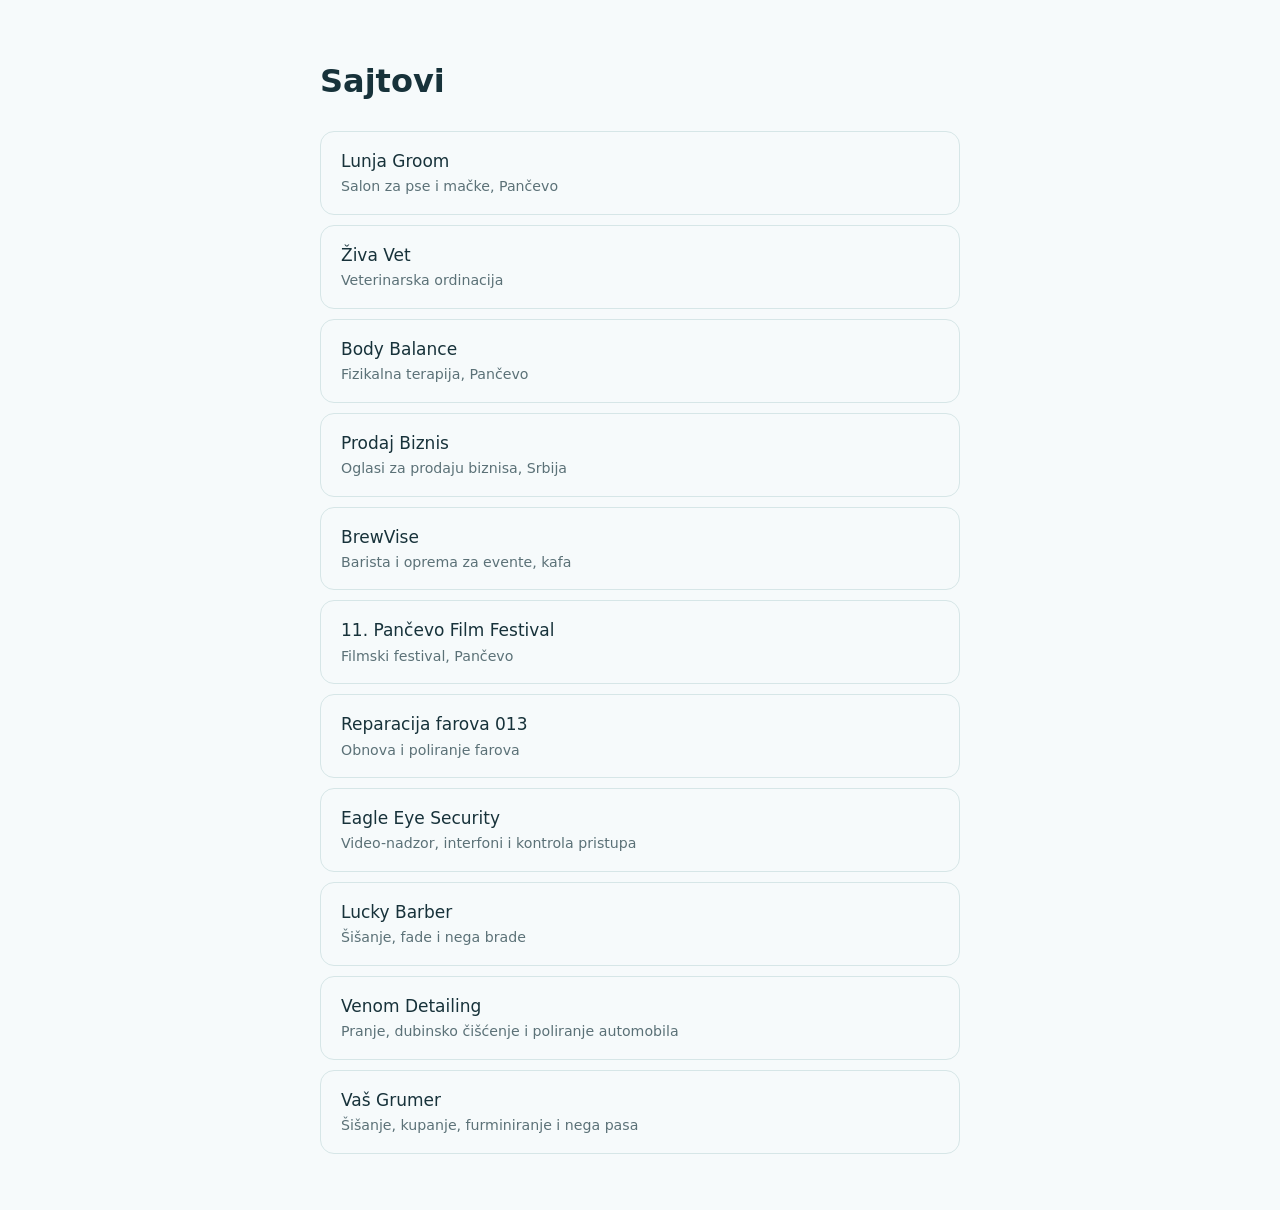
<file: index.html>
<!doctype html>
<html lang="sr">
<head>
<meta charset="utf-8">
<meta name="viewport" content="width=device-width, initial-scale=1">
<title>Sajtovi</title>
<style>
:root{--bg:#F6FAFB;--fg:#17323A;--muted:#5B7177;--line:#D6E6E7;--accent:#1F9E95}
@media (prefers-color-scheme:dark){:root{--bg:#0F1D21;--fg:#E8F3F3;--muted:#9DB4B7;--line:#264247;--accent:#46C4B9;color-scheme:dark}}
body{margin:0;background:var(--bg);color:var(--fg);font:17px/1.6 system-ui,sans-serif}
main{max-width:640px;margin:0 auto;padding:56px 20px}
h1{font-size:2rem;margin:0 0 24px}
ul{list-style:none;padding:0;margin:0;display:grid;gap:10px}
a{display:block;padding:16px 20px;border:1px solid var(--line);border-radius:14px;color:inherit;text-decoration:none}
a:hover{border-color:var(--accent)}
a small{display:block;color:var(--muted)}
</style>
</head>
<body>
<main>
<h1>Sajtovi</h1>
<ul>
<li><a href="lunja-groom/">Lunja Groom<small>Salon za pse i mačke, Pančevo</small></a></li>
<li><a href="ziva-vet/">Živa Vet<small>Veterinarska ordinacija</small></a></li>
<li><a href="body-balance/">Body Balance<small>Fizikalna terapija, Pančevo</small></a></li>
<li><a href="prodaj-biznis/">Prodaj Biznis<small>Oglasi za prodaju biznisa, Srbija</small></a></li>
<li><a href="brewvise/">BrewVise<small>Barista i oprema za evente, kafa</small></a></li>
<li><a href="pancevo-film-festival/">11. Pančevo Film Festival<small>Filmski festival, Pančevo</small></a></li>
<li><a href="reparacija-farova-013/">Reparacija farova 013<small>Obnova i poliranje farova</small></a></li>
<li><a href="eagle-eye-security/">Eagle Eye Security<small>Video-nadzor, interfoni i kontrola pristupa</small></a></li>
<li><a href="lucky-barber/">Lucky Barber<small>Šišanje, fade i nega brade</small></a></li>
<li><a href="venom-detailing/">Venom Detailing<small>Pranje, dubinsko čišćenje i poliranje automobila</small></a></li>
<li><a href="vas-grumer/">Vaš Grumer<small>Šišanje, kupanje, furminiranje i nega pasa</small></a></li>
</ul>
</main>
</body>
</html>
</file>
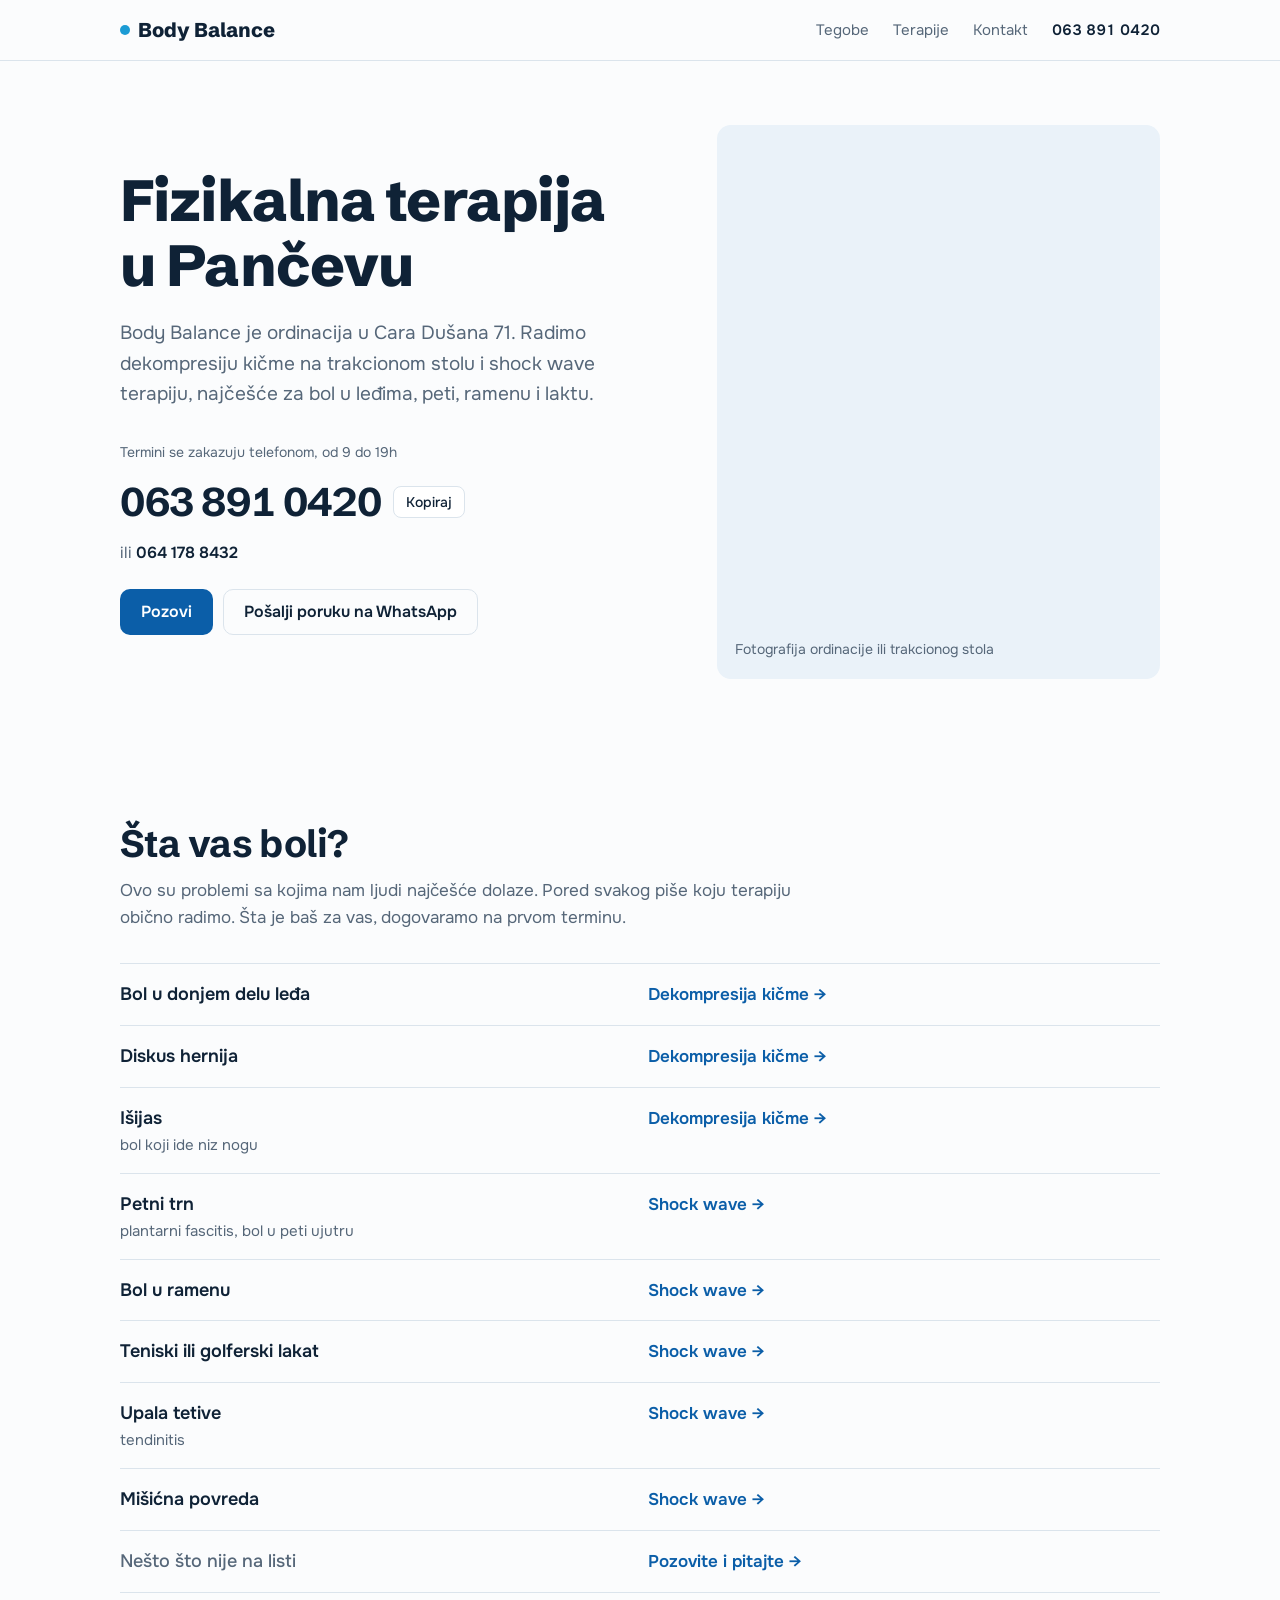
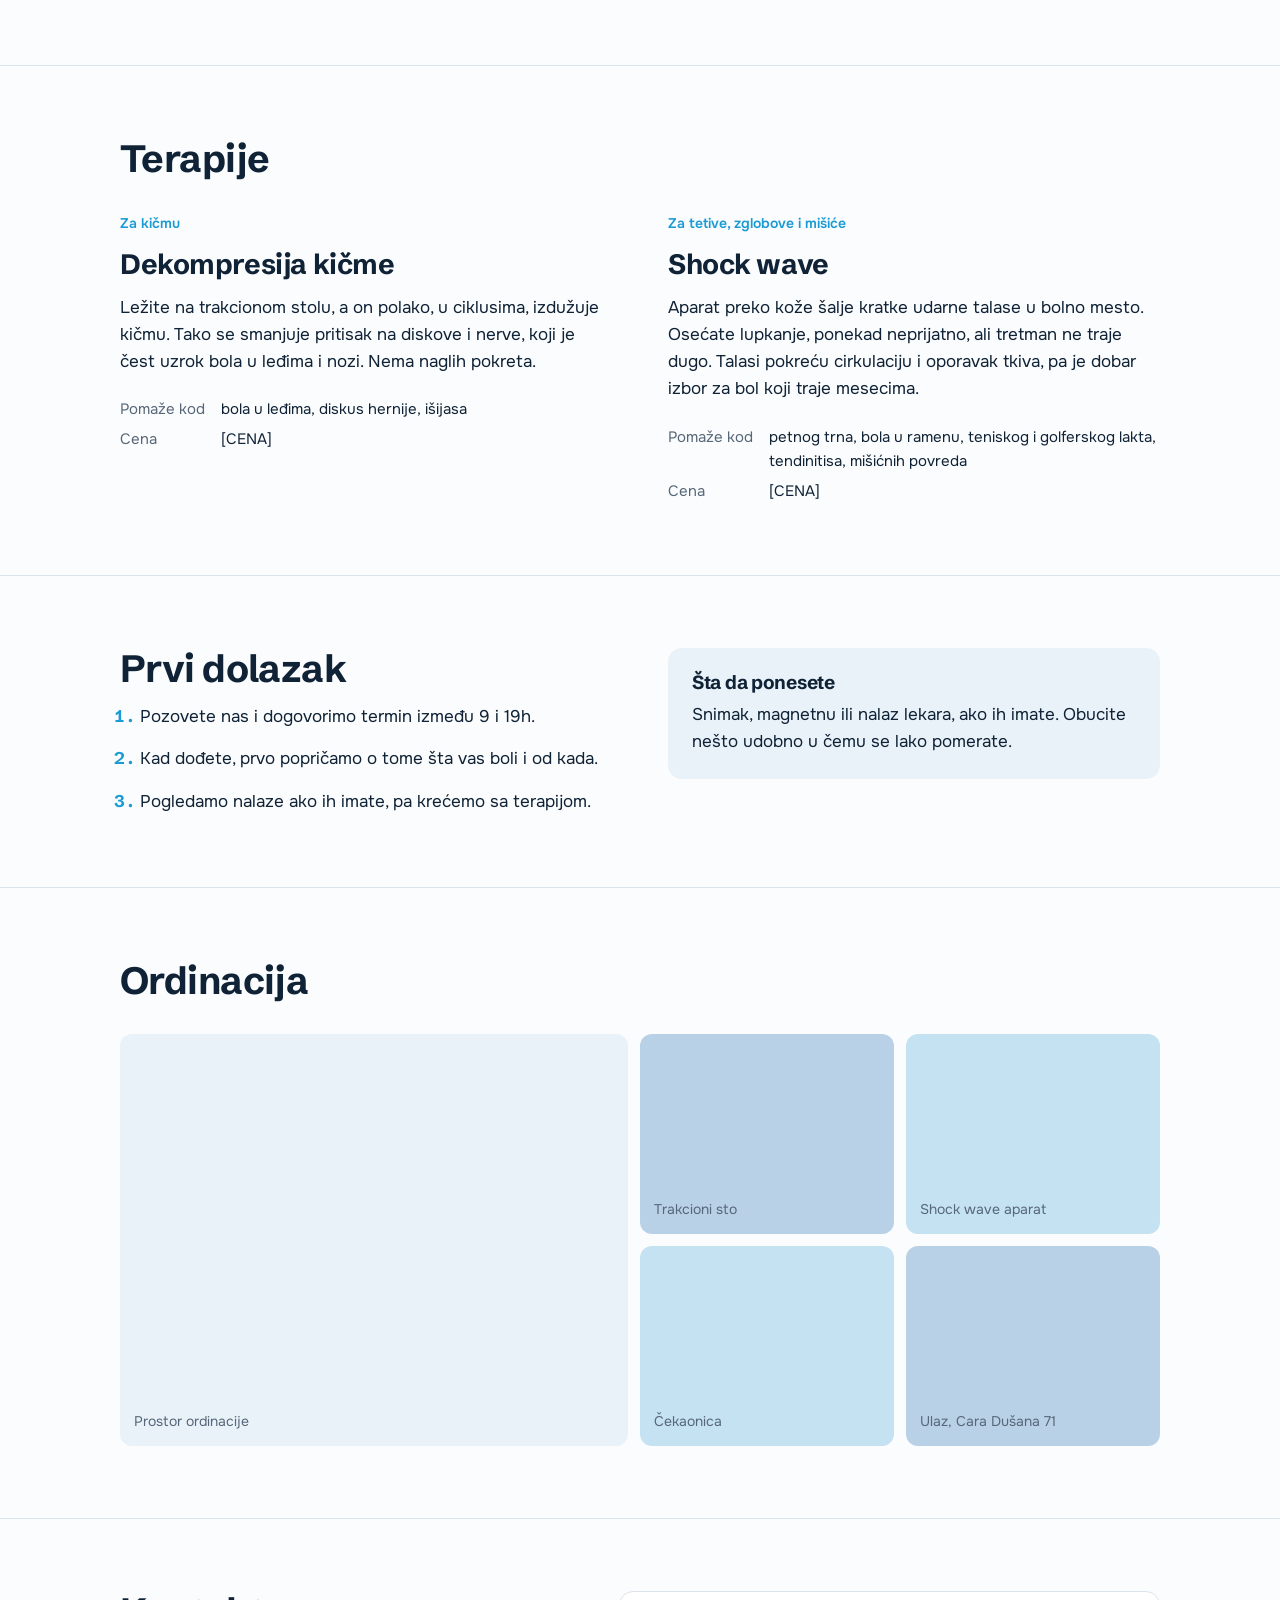
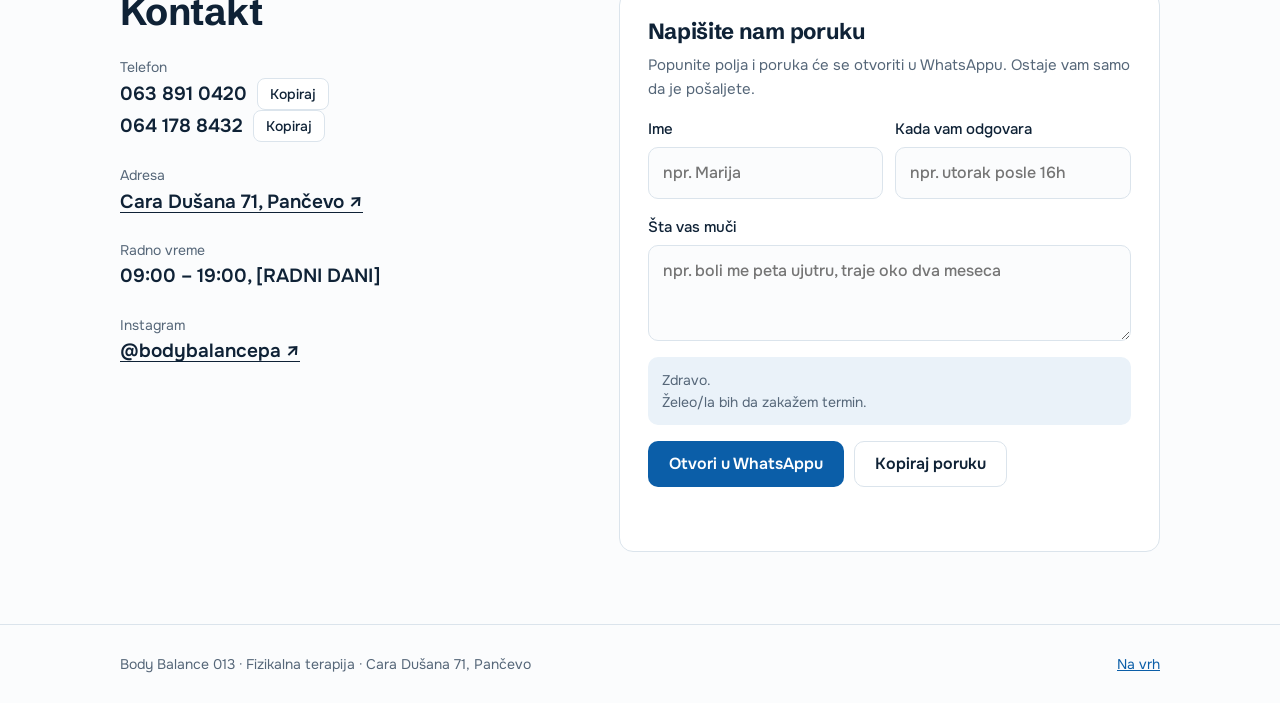
<file: body-balance/index.html>
<!doctype html><html lang="sr"><head><meta charset="utf-8"><meta name=viewport content="width=device-width,initial-scale=1,viewport-fit=cover"><style>:root{color-scheme:light;box-sizing:border-box;padding-top:env(safe-area-inset-top,0px);padding-bottom:env(safe-area-inset-bottom,0px)}html{scroll-padding-top:env(safe-area-inset-top,0px)}body{margin:0;padding:0;font:14px -apple-system,BlinkMacSystemFont,sans-serif;background:#fff;color:#000}img{max-width:100%}[hidden]:not([hidden=until-found i]){display:none!important}</style><title>Body Balance Pančevo</title>
</head><body>
<meta name="claude:viewport-fit-sides" content="cover">
<link rel="preconnect" href="https://fonts.googleapis.com">
<link rel="preconnect" href="https://fonts.gstatic.com" crossorigin>
<link href="https://fonts.googleapis.com/css2?family=Schibsted+Grotesk:wght@500;600;700;800&family=Onest:wght@400;500;600&display=swap" rel="stylesheet">
<style>
/* Layout: obična stranica lokalne ordinacije. Vrh = šta, gde, telefon. Zatim lista tegoba, dve terapije, prvi dolazak, fotke, kontakt sa WhatsApp porukom. */
:root{
  --bg:#fbfcfd; --surface:#ffffff; --tint:#eaf2f9; --fg:#0f2236; --muted:#566779; --line:#dbe4ec;
  --brand:#0b5ea8; --brand-ink:#ffffff; --sky:#1b9bd4;
  --display:"Schibsted Grotesk",ui-sans-serif,system-ui,sans-serif;
  --body:"Onest",ui-sans-serif,system-ui,sans-serif;
}
@media (prefers-color-scheme:dark){:root:not([data-theme="light"]){
  --bg:#0b141e; --surface:#111d2a; --tint:#14273a; --fg:#e5edf4; --muted:#95a7b8; --line:#223447;
  --brand:#4ea6e6; --brand-ink:#06121e; --sky:#5cc2ee; color-scheme:dark}}
:root[data-theme="dark"]{
  --bg:#0b141e; --surface:#111d2a; --tint:#14273a; --fg:#e5edf4; --muted:#95a7b8; --line:#223447;
  --brand:#4ea6e6; --brand-ink:#06121e; --sky:#5cc2ee; color-scheme:dark}

*{box-sizing:border-box}
body{margin:0;background:var(--bg);color:var(--fg);font-family:var(--body);font-size:17px;line-height:1.6}
h1,h2,h3{font-family:var(--display);line-height:1.12;letter-spacing:-.015em;text-wrap:balance;margin:0}
p{margin:0}
a{color:var(--brand)}
:focus-visible{outline:2px solid var(--sky);outline-offset:3px;border-radius:6px}
.wrap{max-width:1080px;margin:0 auto;padding-left:max(20px,env(safe-area-inset-left,0px));padding-right:max(20px,env(safe-area-inset-right,0px))}

/* header */
.top{position:sticky;top:env(safe-area-inset-top,0px);z-index:10;background:var(--bg);border-bottom:1px solid var(--line)}
.top .wrap{display:flex;align-items:center;justify-content:space-between;gap:16px;padding-block:14px}
.logo{font-family:var(--display);font-weight:800;font-size:20px;color:var(--fg);text-decoration:none;display:flex;align-items:center;gap:8px}
.logo span{width:10px;height:10px;border-radius:50%;background:var(--sky)}
.top nav{display:flex;gap:24px;align-items:center;font-size:15px}
.top nav a{color:var(--muted);text-decoration:none}
.top nav a:hover{color:var(--fg)}
.top nav .tel{color:var(--fg);font-weight:600;font-variant-numeric:tabular-nums}
@media (max-width:760px){.top nav a:not(.tel){display:none}}

/* hero */
.hero .wrap{display:grid;grid-template-columns:1.1fr .9fr;gap:56px;align-items:center;padding-block:64px 72px}
.hero h1{font-size:clamp(36px,5.2vw,58px);font-weight:800}
.hero .lead{margin-top:20px;font-size:19px;color:var(--muted);max-width:34em}
.numbox{margin-top:32px;display:flex;flex-direction:column;gap:6px}
.numbox .label{font-size:14px;color:var(--muted)}
.num{display:flex;align-items:center;gap:12px;flex-wrap:wrap}
.num strong{font-family:var(--display);font-size:clamp(30px,4vw,40px);font-weight:700;font-variant-numeric:tabular-nums;letter-spacing:-.01em;user-select:all}
.alt{font-size:16px;color:var(--muted)}
.alt b{color:var(--fg);font-weight:600;user-select:all}
.actions{margin-top:24px;display:flex;gap:10px;flex-wrap:wrap}
.btn{font:600 16px/1 var(--body);display:inline-flex;align-items:center;gap:8px;padding:14px 20px;border-radius:10px;border:1px solid transparent;text-decoration:none;cursor:pointer}
.btn.primary{background:var(--brand);color:var(--brand-ink)}
.btn.primary:hover{filter:brightness(1.08)}
.btn.line{background:transparent;color:var(--fg);border-color:var(--line)}
.btn.line:hover{border-color:var(--fg)}
.copy{font:500 14px/1 var(--body);padding:8px 12px;border-radius:8px;border:1px solid var(--line);background:var(--surface);color:var(--fg);cursor:pointer}
.copy:hover{border-color:var(--fg)}
.photo{aspect-ratio:4/5;max-width:100%;border-radius:14px;background:var(--tint);display:flex;align-items:flex-end;padding:18px;color:var(--muted);font-size:14px}
@media (max-width:820px){
  .hero .wrap{grid-template-columns:1fr;gap:32px;padding-block:36px 48px}
  .photo{aspect-ratio:16/10}
}

section{padding-block:72px}
section+section{border-top:1px solid var(--line)}
.head{max-width:40em;margin-bottom:32px;display:flex;flex-direction:column;gap:12px}
.head h2{font-size:clamp(28px,3.4vw,38px);font-weight:700}
.head p{color:var(--muted)}
@media (max-width:600px){section{padding-block:52px}}

/* lista tegoba */
.pains{list-style:none;margin:0;padding:0;border-top:1px solid var(--line)}
.pains li{display:grid;grid-template-columns:1fr 1fr;gap:16px;padding-block:16px;border-bottom:1px solid var(--line);align-items:baseline}
.pains .what{font-weight:600;font-size:18px}
.pains .what small{display:block;font-weight:400;font-size:15px;color:var(--muted)}
.pains .then a{text-decoration:none;font-weight:600;display:inline-flex;gap:6px;align-items:center}
.pains .then a:hover{text-decoration:underline;text-underline-offset:4px}
.pains li.other .what{color:var(--muted);font-weight:500}
@media (max-width:560px){.pains li{grid-template-columns:1fr;gap:2px}}

/* terapije */
.therapies{display:grid;grid-template-columns:1fr 1fr;gap:56px}
.therapy{display:flex;flex-direction:column;gap:14px;scroll-margin-top:90px;min-width:0}
.therapy .kind{font-size:14px;color:var(--sky);font-weight:600}
.therapy h3{font-size:28px;font-weight:700}
.therapy dl{margin:8px 0 0;display:grid;grid-template-columns:auto 1fr;gap:6px 16px;font-size:15px}
.therapy dt{color:var(--muted)}
.therapy dd{margin:0}
@media (max-width:820px){.therapies{grid-template-columns:1fr;gap:44px}}

/* prvi dolazak */
.visit{display:grid;grid-template-columns:1fr 1fr;gap:56px}
.visit ol{margin:0;padding-left:1.2em;display:flex;flex-direction:column;gap:14px}
.visit ol li::marker{font-family:var(--display);font-weight:700;color:var(--sky)}
.note{background:var(--tint);border-radius:14px;padding:24px;display:flex;flex-direction:column;gap:8px;align-self:start}
.note h3{font-size:19px}
@media (max-width:820px){.visit{grid-template-columns:1fr;gap:28px}}

/* galerija */
.gallery{display:grid;grid-template-columns:2fr 1fr 1fr;grid-template-rows:200px 200px;gap:12px}
.tile{border-radius:12px;background:var(--tint);display:flex;align-items:flex-end;padding:14px;font-size:14px;color:var(--muted);min-width:0}
.tile:first-child{grid-row:span 2}
.tile.b{background:color-mix(in srgb,var(--brand) 22%,var(--tint))}
.tile.c{background:color-mix(in srgb,var(--sky) 18%,var(--tint))}
@media (max-width:700px){.gallery{grid-template-columns:1fr 1fr;grid-template-rows:auto}.tile{aspect-ratio:1}.tile:first-child{grid-column:span 2;grid-row:auto;aspect-ratio:16/10}}

/* kontakt */
.contact{display:grid;grid-template-columns:.9fr 1.1fr;gap:56px}
.facts{display:flex;flex-direction:column;gap:22px}
.fact .k{font-size:14px;color:var(--muted)}
.fact .v{font-size:19px;font-weight:600}
.fact .v a{color:var(--fg);text-underline-offset:4px}
.fact .row{display:flex;gap:10px;align-items:center;flex-wrap:wrap}
form{background:var(--surface);border:1px solid var(--line);border-radius:14px;padding:28px;display:flex;flex-direction:column;gap:16px}
form h3{font-size:22px}
form .sub{color:var(--muted);font-size:15px;margin-top:-8px}
label{display:flex;flex-direction:column;gap:6px;font-size:15px;font-weight:500}
input,textarea{font:inherit;font-size:16px;color:var(--fg);background:var(--bg);border:1px solid var(--line);border-radius:10px;padding:12px 14px;width:100%}
input:focus,textarea:focus{outline:none;border-color:var(--brand)}
textarea{min-height:96px;resize:vertical}
.two{display:grid;grid-template-columns:1fr 1fr;gap:12px}
.preview{font-size:14px;color:var(--muted);background:var(--tint);border-radius:10px;padding:12px 14px;white-space:pre-wrap;min-height:48px}
.formrow{display:flex;gap:10px;flex-wrap:wrap}
.status{font-size:14px;color:var(--muted);min-height:1.4em}
@media (max-width:820px){.contact{grid-template-columns:1fr;gap:36px}}
@media (max-width:480px){.two{grid-template-columns:1fr}form{padding:20px}}

footer{border-top:1px solid var(--line);color:var(--muted);font-size:14px}
footer .wrap{display:flex;justify-content:space-between;gap:12px;flex-wrap:wrap;padding-block:28px 100px}
@media (min-width:761px){footer .wrap{padding-bottom:28px}}

.bar{display:none}
@media (max-width:760px){
  .bar{display:flex;gap:8px;position:fixed;left:0;right:0;bottom:0;z-index:20;background:var(--surface);border-top:1px solid var(--line);
    padding:10px max(12px,env(safe-area-inset-right,0px)) calc(10px + env(safe-area-inset-bottom,0px)) max(12px,env(safe-area-inset-left,0px))}
  .bar .btn{flex:1;justify-content:center}
}
@media (prefers-reduced-motion:reduce){*{scroll-behavior:auto!important}}
html{scroll-behavior:smooth}
</style>

<header class="top">
  <div class="wrap">
    <a class="logo" href="#pocetak"><span></span>Body Balance</a>
    <nav>
      <a href="#tegobe">Tegobe</a>
      <a href="#terapije">Terapije</a>
      <a href="#kontakt">Kontakt</a>
      <a class="tel" href="tel:+381638910420">063 891 0420</a>
    </nav>
  </div>
</header>

<main id="pocetak">
  <div class="hero">
    <div class="wrap">
      <div>
        <h1>Fizikalna terapija u Pančevu</h1>
        <p class="lead">Body Balance je ordinacija u Cara Dušana 71. Radimo dekompresiju kičme na trakcionom stolu i shock wave terapiju, najčešće za bol u leđima, peti, ramenu i laktu.</p>

        <div class="numbox">
          <span class="label">Termini se zakazuju telefonom, od 9 do 19h</span>
          <div class="num">
            <strong id="n1">063 891 0420</strong>
            <button class="copy" type="button" data-copy="063 891 0420">Kopiraj</button>
          </div>
          <span class="alt">ili <b>064 178 8432</b></span>
        </div>

        <div class="actions">
          <a class="btn primary" href="tel:+381638910420">Pozovi</a>
          <a class="btn line" href="#kontakt">Pošalji poruku na WhatsApp</a>
        </div>
      </div>
      <div class="photo">Fotografija ordinacije ili trakcionog stola</div>
    </div>
  </div>

  <section id="tegobe">
    <div class="wrap">
      <div class="head">
        <h2>Šta vas boli?</h2>
        <p>Ovo su problemi sa kojima nam ljudi najčešće dolaze. Pored svakog piše koju terapiju obično radimo. Šta je baš za vas, dogovaramo na prvom terminu.</p>
      </div>
      <ul class="pains">
        <li><span class="what">Bol u donjem delu leđa</span><span class="then"><a href="#dekompresija">Dekompresija kičme →</a></span></li>
        <li><span class="what">Diskus hernija</span><span class="then"><a href="#dekompresija">Dekompresija kičme →</a></span></li>
        <li><span class="what">Išijas<small>bol koji ide niz nogu</small></span><span class="then"><a href="#dekompresija">Dekompresija kičme →</a></span></li>
        <li><span class="what">Petni trn<small>plantarni fascitis, bol u peti ujutru</small></span><span class="then"><a href="#shockwave">Shock wave →</a></span></li>
        <li><span class="what">Bol u ramenu</span><span class="then"><a href="#shockwave">Shock wave →</a></span></li>
        <li><span class="what">Teniski ili golferski lakat</span><span class="then"><a href="#shockwave">Shock wave →</a></span></li>
        <li><span class="what">Upala tetive<small>tendinitis</small></span><span class="then"><a href="#shockwave">Shock wave →</a></span></li>
        <li><span class="what">Mišićna povreda</span><span class="then"><a href="#shockwave">Shock wave →</a></span></li>
        <li class="other"><span class="what">Nešto što nije na listi</span><span class="then"><a href="#kontakt">Pozovite i pitajte →</a></span></li>
      </ul>
    </div>
  </section>

  <section id="terapije">
    <div class="wrap">
      <div class="head">
        <h2>Terapije</h2>
      </div>
      <div class="therapies">
        <article class="therapy" id="dekompresija">
          <span class="kind">Za kičmu</span>
          <h3>Dekompresija kičme</h3>
          <p>Ležite na trakcionom stolu, a on polako, u ciklusima, izdužuje kičmu. Tako se smanjuje pritisak na diskove i nerve, koji je čest uzrok bola u leđima i nozi. Nema naglih pokreta.</p>
          <dl>
            <dt>Pomaže kod</dt><dd>bola u leđima, diskus hernije, išijasa</dd>
            <dt>Cena</dt><dd>[CENA]</dd>
          </dl>
        </article>
        <article class="therapy" id="shockwave">
          <span class="kind">Za tetive, zglobove i mišiće</span>
          <h3>Shock wave</h3>
          <p>Aparat preko kože šalje kratke udarne talase u bolno mesto. Osećate lupkanje, ponekad neprijatno, ali tretman ne traje dugo. Talasi pokreću cirkulaciju i oporavak tkiva, pa je dobar izbor za bol koji traje mesecima.</p>
          <dl>
            <dt>Pomaže kod</dt><dd>petnog trna, bola u ramenu, teniskog i golferskog lakta, tendinitisa, mišićnih povreda</dd>
            <dt>Cena</dt><dd>[CENA]</dd>
          </dl>
        </article>
      </div>
    </div>
  </section>

  <section>
    <div class="wrap visit">
      <div class="head" style="margin:0">
        <h2>Prvi dolazak</h2>
        <ol>
          <li>Pozovete nas i dogovorimo termin između 9 i 19h.</li>
          <li>Kad dođete, prvo popričamo o tome šta vas boli i od kada.</li>
          <li>Pogledamo nalaze ako ih imate, pa krećemo sa terapijom.</li>
        </ol>
      </div>
      <div class="note">
        <h3>Šta da ponesete</h3>
        <p>Snimak, magnetnu ili nalaz lekara, ako ih imate. Obucite nešto udobno u čemu se lako pomerate.</p>
      </div>
    </div>
  </section>

  <section>
    <div class="wrap">
      <div class="head"><h2>Ordinacija</h2></div>
      <div class="gallery">
        <div class="tile">Prostor ordinacije</div>
        <div class="tile b">Trakcioni sto</div>
        <div class="tile c">Shock wave aparat</div>
        <div class="tile c">Čekaonica</div>
        <div class="tile b">Ulaz, Cara Dušana 71</div>
      </div>
    </div>
  </section>

  <section id="kontakt">
    <div class="wrap contact">
      <div class="facts">
        <div class="head" style="margin:0"><h2>Kontakt</h2></div>
        <div class="fact"><div class="k">Telefon</div>
          <div class="row"><span class="v" style="user-select:all">063 891 0420</span><button class="copy" type="button" data-copy="063 891 0420">Kopiraj</button></div>
          <div class="row"><span class="v" style="user-select:all">064 178 8432</span><button class="copy" type="button" data-copy="064 178 8432">Kopiraj</button></div>
        </div>
        <div class="fact"><div class="k">Adresa</div>
          <div class="v"><a href="https://www.google.com/maps/search/?api=1&query=Cara%20Du%C5%A1ana%2071%2C%20Pan%C4%8Devo" target="_blank" rel="noopener">Cara Dušana 71, Pančevo ↗</a></div></div>
        <div class="fact"><div class="k">Radno vreme</div><div class="v">09:00 – 19:00, [RADNI DANI]</div></div>
        <div class="fact"><div class="k">Instagram</div>
          <div class="v"><a href="https://www.instagram.com/bodybalancepa" target="_blank" rel="noopener">@bodybalancepa ↗</a></div></div>
      </div>

      <form id="f" novalidate>
        <h3>Napišite nam poruku</h3>
        <p class="sub">Popunite polja i poruka će se otvoriti u WhatsAppu. Ostaje vam samo da je pošaljete.</p>
        <div class="two">
          <label for="ime">Ime<input id="ime" autocomplete="name" placeholder="npr. Marija"></label>
          <label for="kada">Kada vam odgovara<input id="kada" placeholder="npr. utorak posle 16h"></label>
        </div>
        <label for="sta">Šta vas muči<textarea id="sta" placeholder="npr. boli me peta ujutru, traje oko dva meseca"></textarea></label>
        <div class="preview" id="pv" aria-live="polite"></div>
        <div class="formrow">
          <button class="btn primary" type="submit">Otvori u WhatsAppu</button>
          <button class="btn line" type="button" id="cp">Kopiraj poruku</button>
        </div>
        <div class="status" id="st"></div>
      </form>
    </div>
  </section>
</main>

<footer>
  <div class="wrap">
    <span>Body Balance 013 · Fizikalna terapija · Cara Dušana 71, Pančevo</span>
    <a href="#pocetak">Na vrh</a>
  </div>
</footer>

<div class="bar">
  <a class="btn primary" href="tel:+381638910420">Pozovi</a>
  <a class="btn line" href="#kontakt">WhatsApp</a>
</div>

<script>
const WA = "381638910420";
const $ = id => document.getElementById(id);

function copyText(t, btn){
  const done = () => { if(btn){const o=btn.textContent;btn.textContent="Kopirano";setTimeout(()=>btn.textContent=o,1500);} };
  try{
    navigator.clipboard.writeText(t).then(done).catch(()=>fallback(t,done));
  }catch(e){fallback(t,done)}
}
function fallback(t,done){
  const ta=document.createElement("textarea");ta.value=t;document.body.appendChild(ta);ta.select();
  try{document.execCommand("copy");done()}catch(e){}
  ta.remove();
}
document.querySelectorAll("[data-copy]").forEach(b=>b.addEventListener("click",()=>copyText(b.dataset.copy,b)));

function msg(){
  const ime=$("ime").value.trim(), kada=$("kada").value.trim(), sta=$("sta").value.trim();
  let m="Zdravo"+(ime?", ja sam "+ime:"")+".";
  m+= sta ? "\n"+sta : "\nŽeleo/la bih da zakažem termin.";
  if(kada) m+="\nOdgovara mi: "+kada+".";
  return m;
}
function render(){ $("pv").textContent = msg(); }
["ime","kada","sta"].forEach(id=>$(id).addEventListener("input",render));
render();

$("f").addEventListener("submit",e=>{
  e.preventDefault();
  if(!$("sta").value.trim()){ $("st").textContent="Napišite ukratko šta vas muči, da znamo kako da se pripremimo."; $("sta").focus(); return; }
  $("st").textContent="";
  const a=document.createElement("a");
  a.href="https://wa.me/"+WA+"?text="+encodeURIComponent(msg());
  a.target="_blank"; a.rel="noopener"; document.body.appendChild(a); a.click(); a.remove();
});
$("cp").addEventListener("click",e=>{ copyText(msg(), e.currentTarget); });
</script>

</body></html>
</file>
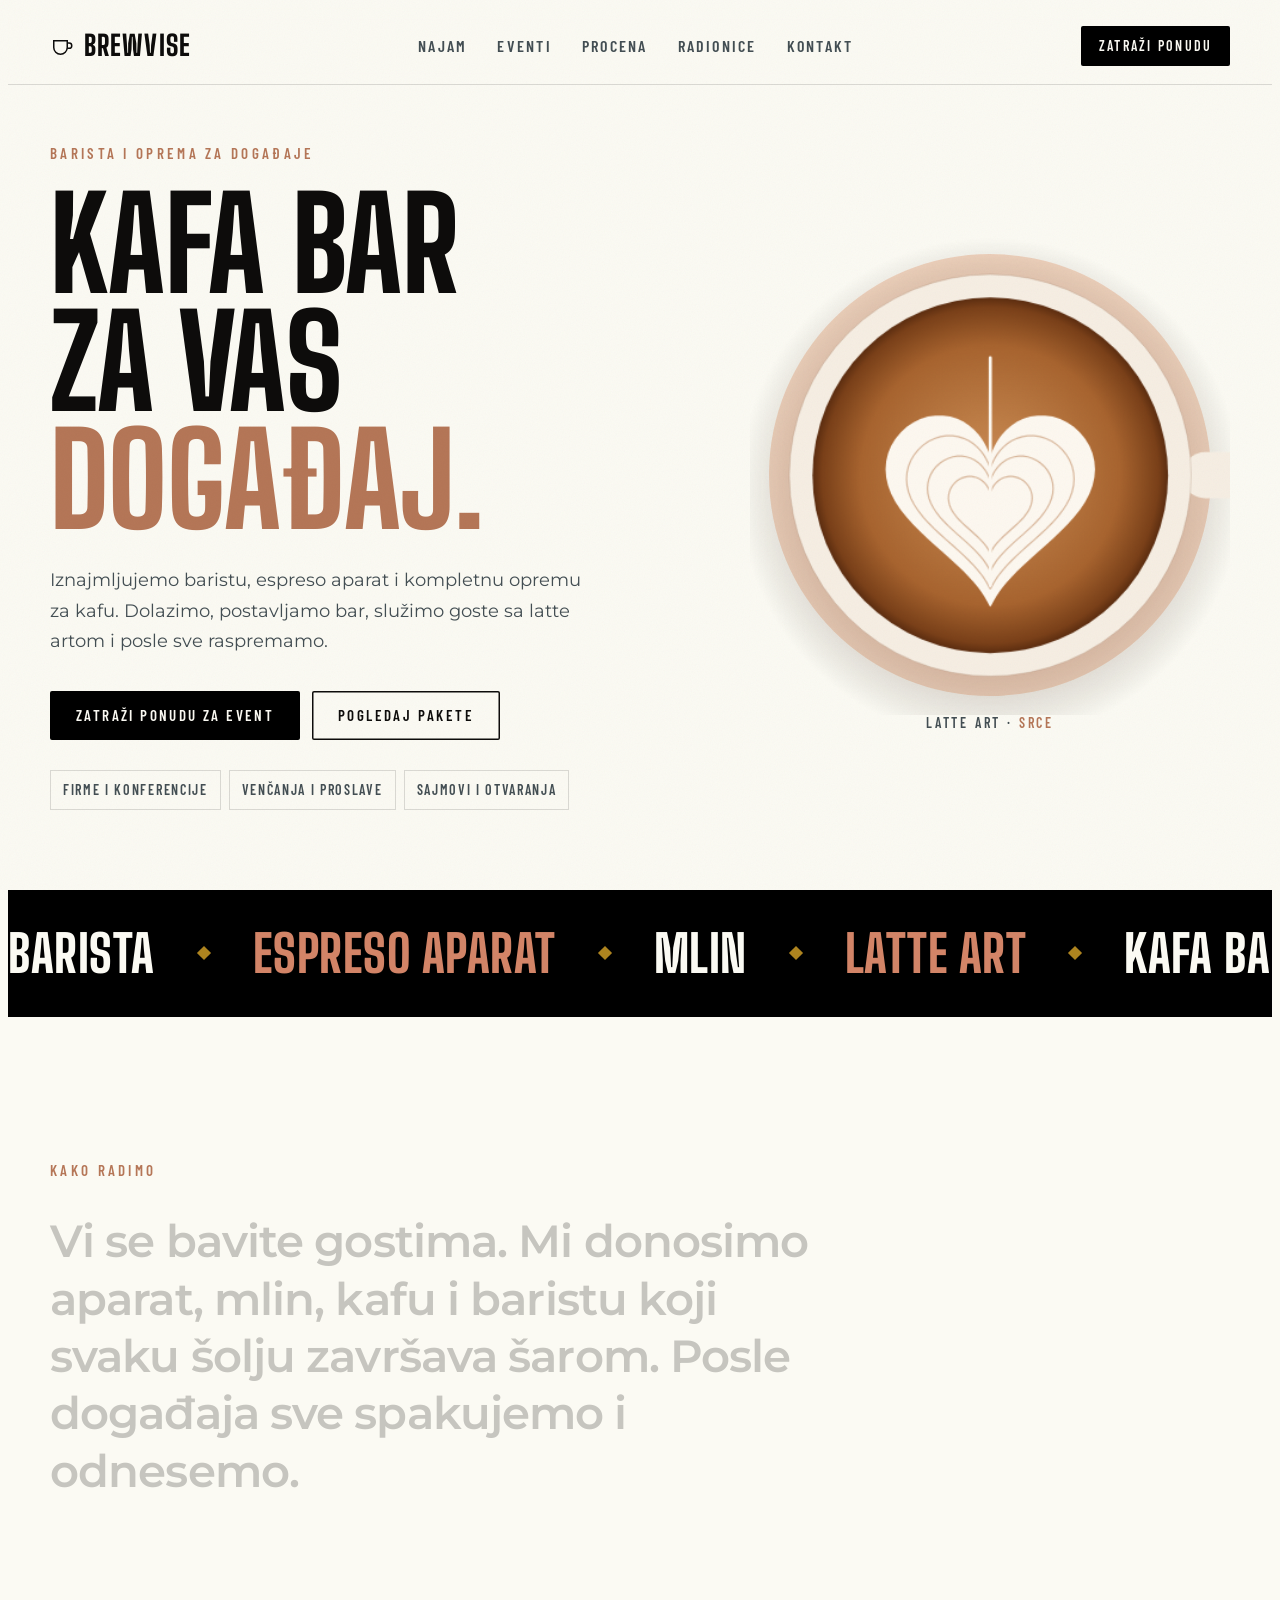
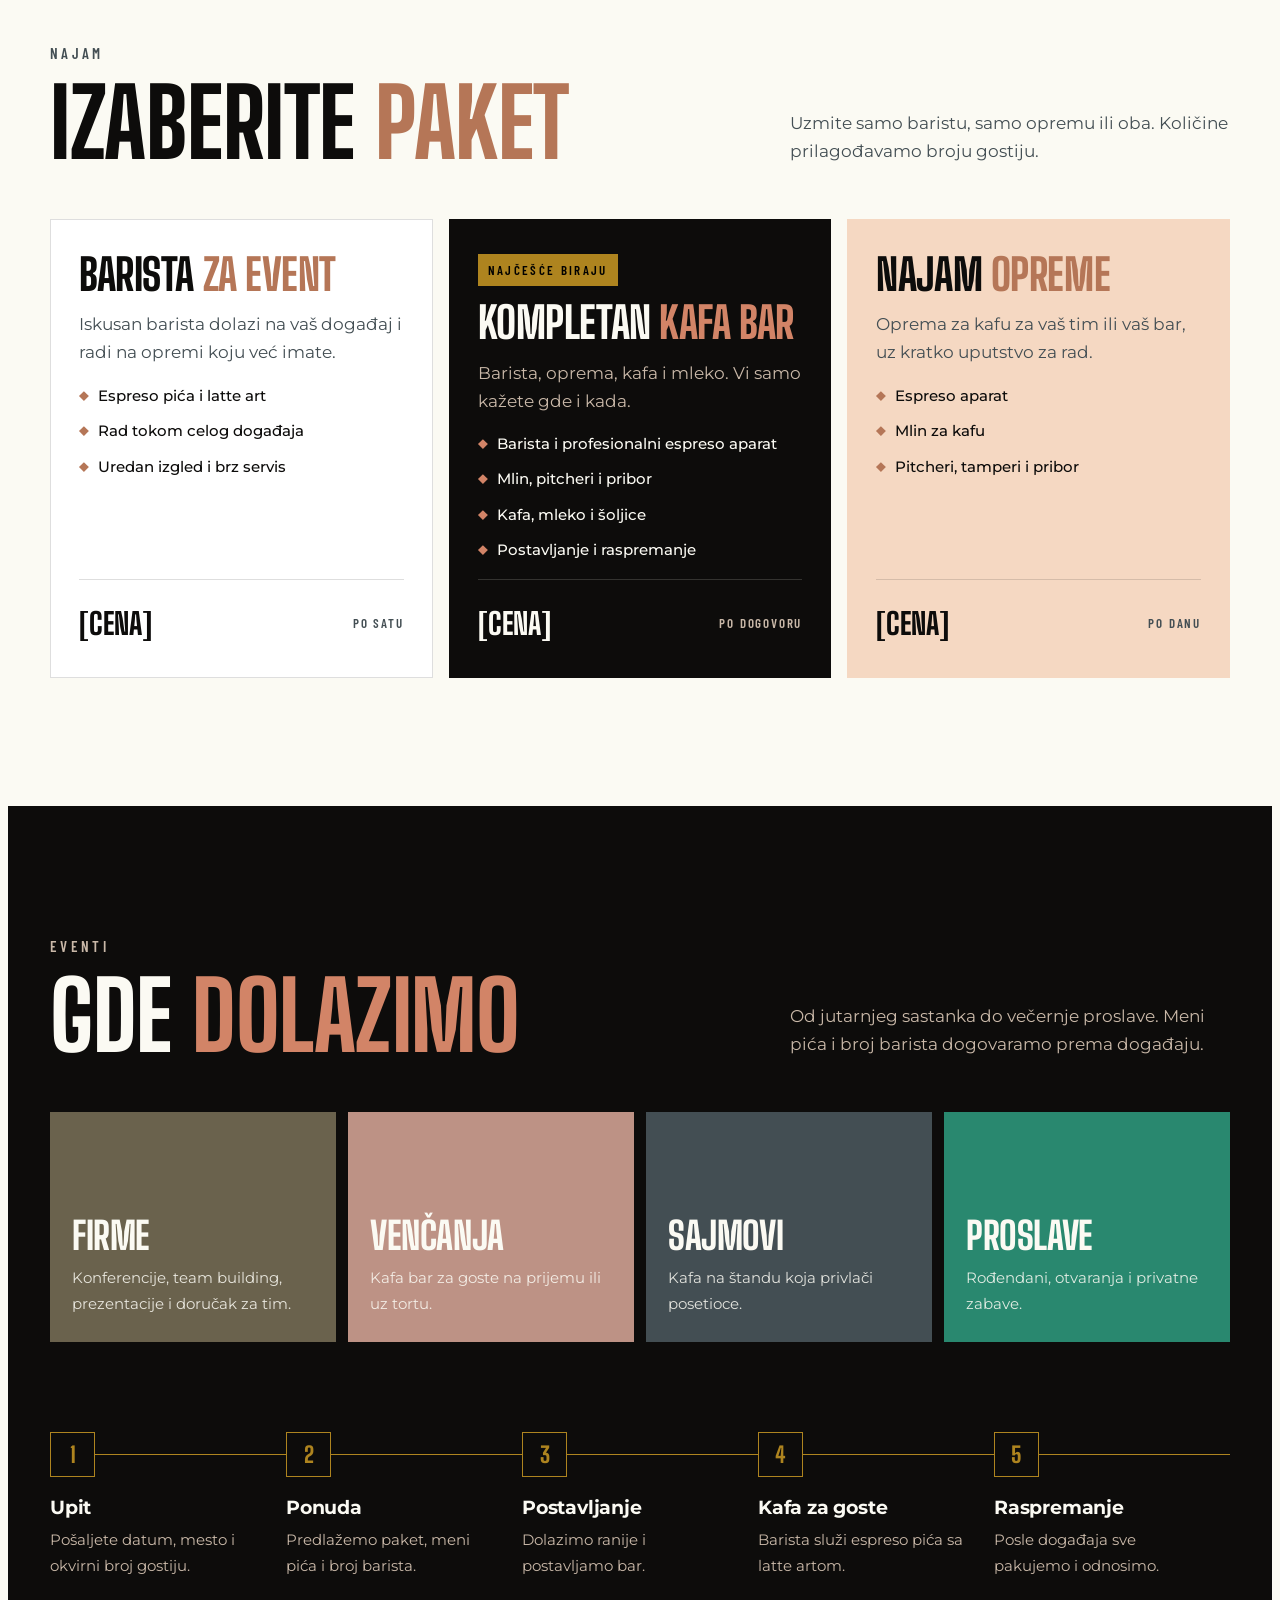
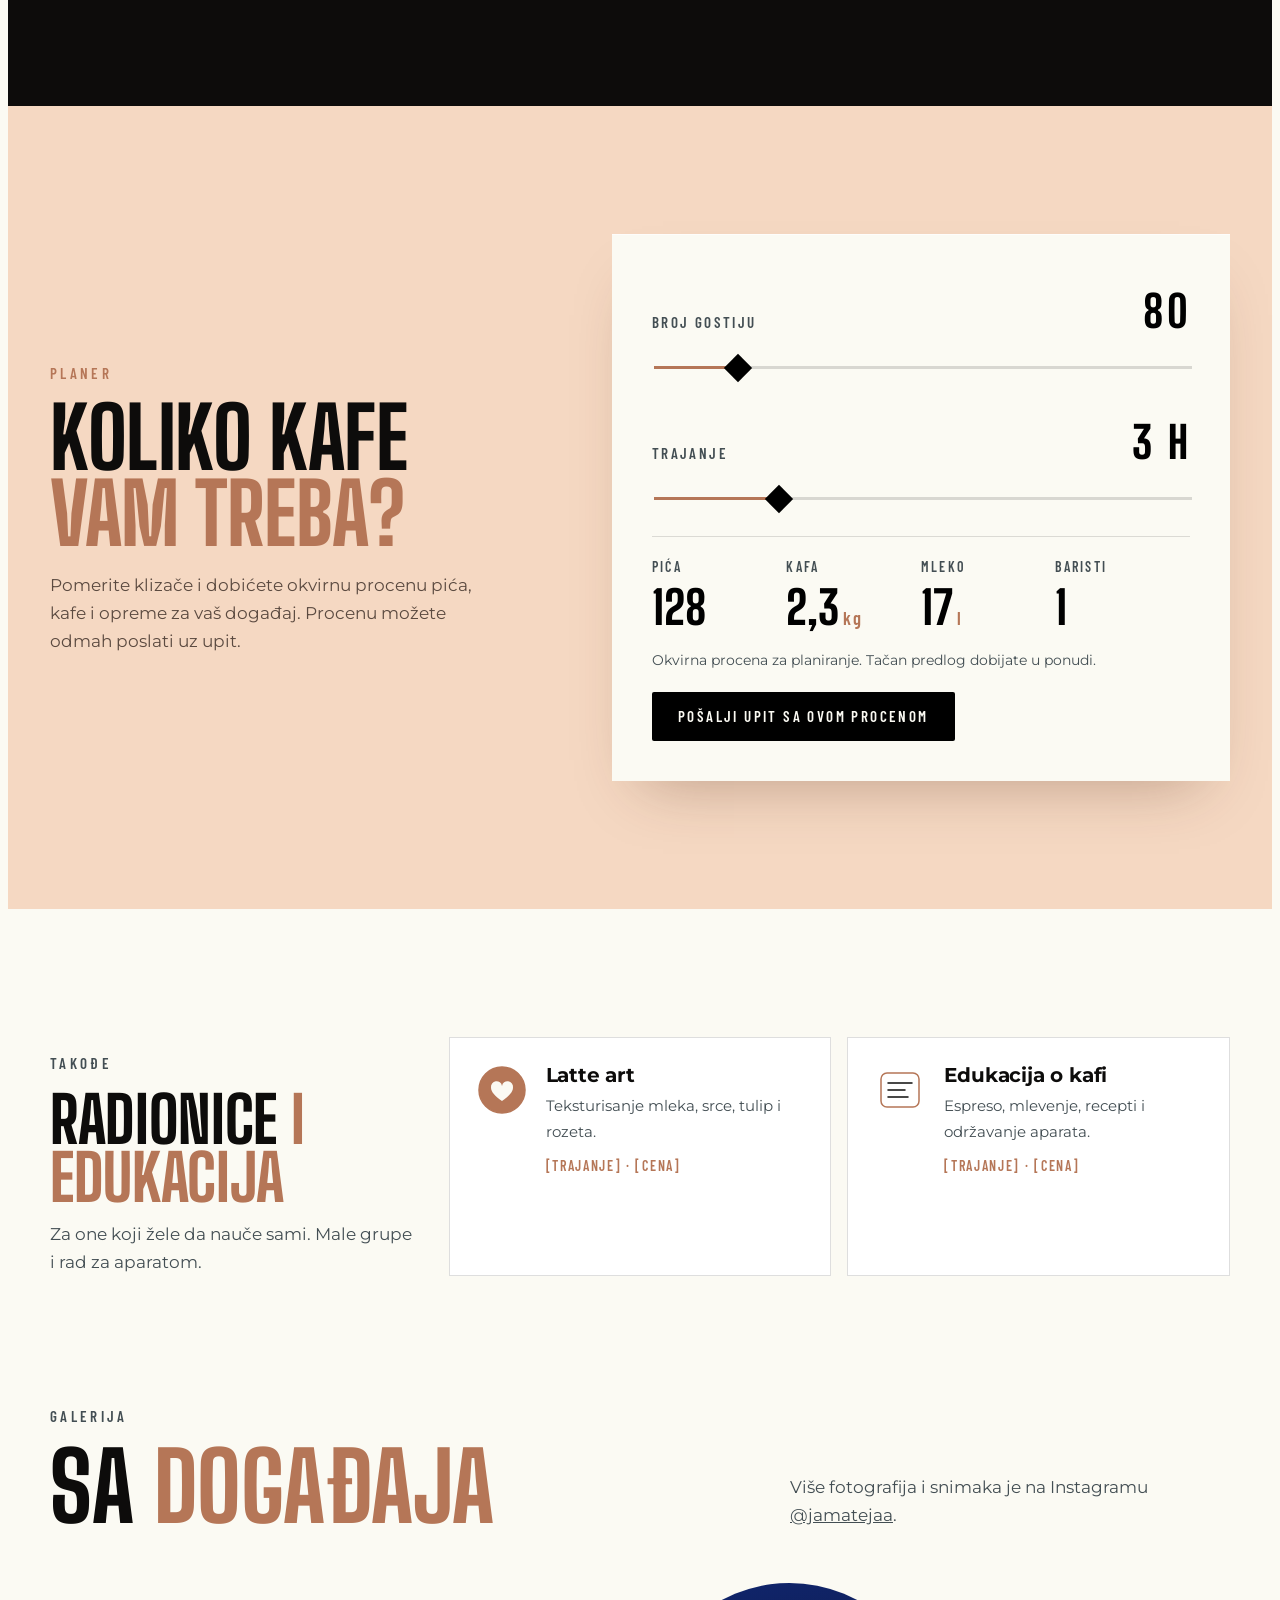
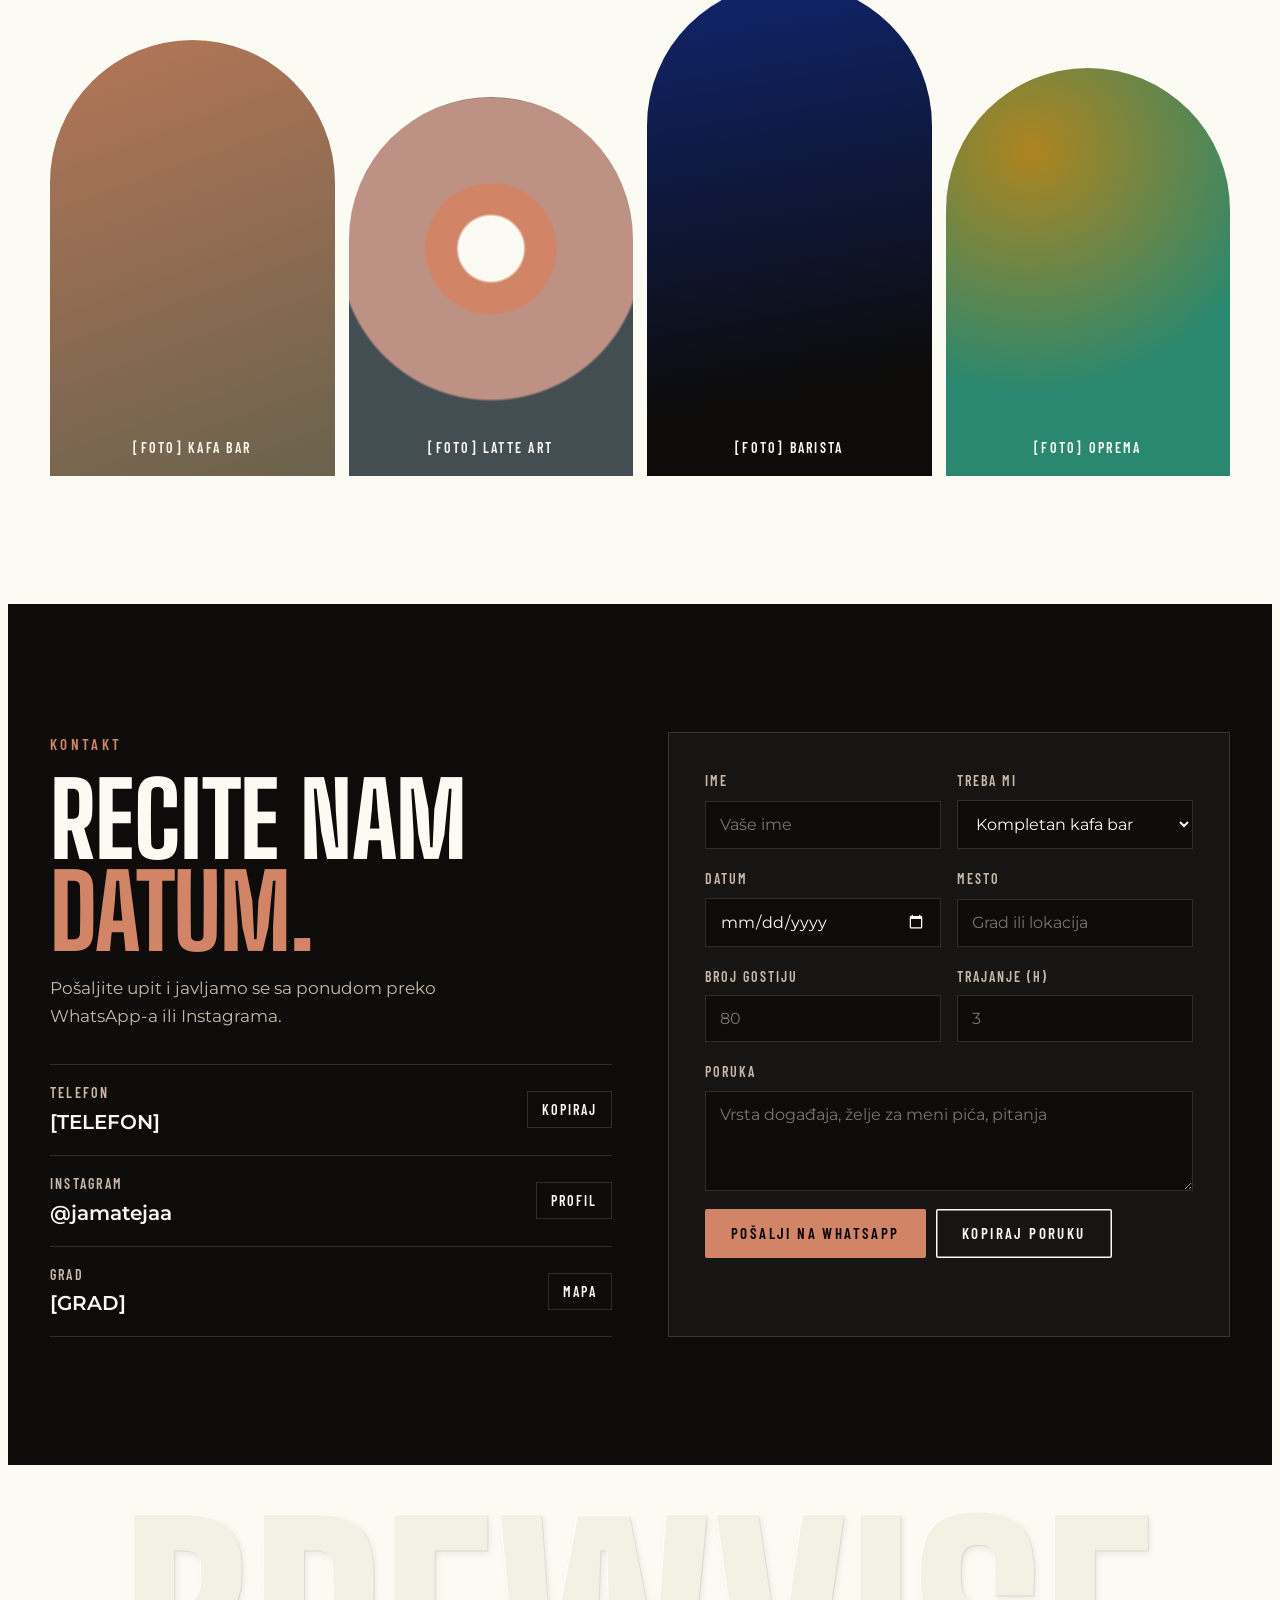
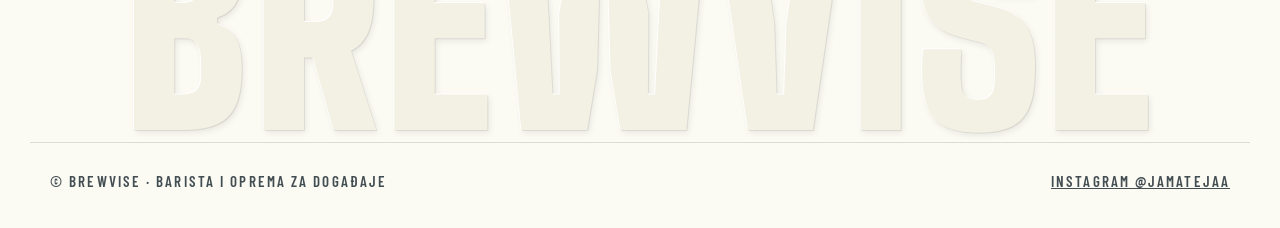
<file: brewvise/index.html>
<!doctype html>
<html lang="sr">
<head>
<meta charset="utf-8">
<meta name="viewport" content="width=device-width, initial-scale=1, viewport-fit=cover">
<title>BrewVise</title>
<meta name="claude:viewport-fit-sides" content="cover">
<link rel="preconnect" href="https://fonts.googleapis.com">
<link rel="preconnect" href="https://fonts.gstatic.com" crossorigin>
<link rel="stylesheet" href="https://fonts.googleapis.com/css2?family=Big+Shoulders+Display:wght@700;800;900&family=Montserrat:wght@400;500;600;700&family=Barlow+Condensed:wght@500;600&display=swap">
<style>
/* Layout: premium editorial — creme paper bands alternating with matte-black bands; condensed uppercase display, Montserrat text, palette accents per section. */
:root{
  --black:#000000; --white:#FFFFFF; --creme:#FBFAF3; --peach:#F5D8C2;
  --terracotta:#B57657; --mauve:#BD9285; --coral:#D28467; --forest:#6A624D;
  --slate:#434E53; --navy:#10256E; --gold:#AE841F; --green:#29886F;
  --matte:#0d0c0b; --paper2:#F3F0E4;
  /* working tokens (creme band) */
  --bg:var(--creme); --fg:#0d0c0b; --muted:#434E53; --line:rgba(0,0,0,.13);
  --accent:var(--terracotta); --accent-hi:var(--coral); --surface:#FFFFFF; --raise:#FFFFFF;
  /* aliases used by inline art */
  --crema:var(--terracotta); --crema-lo:var(--terracotta); --crema-hi:var(--coral); --foam:var(--creme);
  --display:"Big Shoulders Display", "Oswald", "Arial Narrow", Impact, sans-serif;
  --sans:"Montserrat", system-ui, -apple-system, "Segoe UI", sans-serif;
  --detail:"Barlow Condensed", "Arial Narrow", system-ui, sans-serif;
  color-scheme:light;
}
.dark{--bg:var(--matte); --fg:var(--creme); --muted:#C9B8A8; --line:rgba(251,250,243,.14); --accent:var(--coral); --accent-hi:var(--peach); --surface:#171513; --raise:#1d1a17; color-scheme:dark; background:var(--bg); color:var(--fg)}
.peachband{--bg:var(--peach); --muted:#5b4a40; --line:rgba(0,0,0,.14); background:var(--bg)}

*{box-sizing:border-box}
html{scroll-behavior:smooth}
body{background:var(--creme);color:var(--fg);font-family:var(--sans);font-size:16.5px;line-height:1.7;overflow-x:hidden;-webkit-font-smoothing:antialiased}
body::before{content:"";position:fixed;inset:0 0 auto;height:env(safe-area-inset-top,0px);z-index:40;background:var(--creme)}
::selection{background:var(--terracotta);color:var(--creme)}
.wrap{max-width:1220px;margin:0 auto;padding-left:max(20px,env(safe-area-inset-left,0px));padding-right:max(20px,env(safe-area-inset-right,0px))}
h1,h2{font-family:var(--display);font-weight:800;text-transform:uppercase;margin:0;line-height:.9;letter-spacing:-.005em;text-wrap:balance}
h3{font-family:var(--sans);font-weight:700;margin:0;line-height:1.15;letter-spacing:-.01em;text-wrap:balance}
h1 i,h2 i,h3 i{font-style:normal;color:var(--accent)}
p{margin:0}
a{color:inherit}
:focus-visible{outline:2px solid var(--accent);outline-offset:3px;border-radius:3px}
.label{font-family:var(--detail);font-size:15px;font-weight:600;letter-spacing:.22em;text-transform:uppercase;color:var(--accent)}
.shine{color:var(--terracotta)}
.dark .shine{color:var(--coral)}
.grain{position:fixed;inset:0;pointer-events:none;z-index:50;opacity:.05;mix-blend-mode:multiply;background-image:url("data:image/svg+xml,%3Csvg xmlns='http://www.w3.org/2000/svg' width='180' height='180'%3E%3Cfilter id='n'%3E%3CfeTurbulence type='fractalNoise' baseFrequency='.85' numOctaves='3' stitchTiles='stitch'/%3E%3C/filter%3E%3Crect width='100%25' height='100%25' filter='url(%23n)'/%3E%3C/svg%3E")}

.cur{position:fixed;left:0;top:0;width:10px;height:10px;margin:-5px 0 0 -5px;border-radius:50%;background:#FBFAF3;pointer-events:none;z-index:60;mix-blend-mode:difference;transition:width .35s,height .35s,margin .35s;display:none}
.cur.big{width:54px;height:54px;margin:-27px 0 0 -27px}
@media (pointer:fine){.cur{display:block}}

/* NAV */
nav{position:sticky;top:env(safe-area-inset-top,0px);z-index:30;background:rgba(251,250,243,.86);backdrop-filter:blur(12px);-webkit-backdrop-filter:blur(12px);border-bottom:1px solid var(--line)}
nav .wrap{display:flex;align-items:center;justify-content:space-between;gap:16px;padding-block:14px}
.mark{display:flex;align-items:center;gap:10px;font-family:var(--display);font-weight:800;font-size:28px;text-transform:uppercase;letter-spacing:.04em;text-decoration:none}
.mark svg{width:24px;height:24px}
.links{display:flex;gap:30px;font-family:var(--detail);font-size:16px;font-weight:600;letter-spacing:.14em;text-transform:uppercase}
.links a{text-decoration:none;color:var(--muted);position:relative;transition:color .3s}
.links a::after{content:"";position:absolute;left:0;right:100%;bottom:-4px;height:2px;background:var(--terracotta);transition:right .4s cubic-bezier(.7,0,.2,1)}
.links a:hover{color:var(--fg)}.links a:hover::after{right:0}
@media (max-width:900px){.links{display:none}}

.btn{display:inline-flex;align-items:center;gap:10px;font:600 15px/1 var(--detail);letter-spacing:.16em;text-transform:uppercase;text-decoration:none;color:var(--creme);background:var(--black);padding:17px 26px;border:0;border-radius:2px;cursor:pointer;transition:transform .3s cubic-bezier(.2,.8,.2,1),background .3s;will-change:transform}
.btn:hover{background:var(--terracotta)}
.dark .btn{background:var(--coral);color:var(--black)}
.dark .btn:hover{background:var(--peach)}
.btn.line{background:transparent;color:var(--fg);box-shadow:inset 0 0 0 1.5px var(--fg)}
.btn.line:hover{background:var(--fg);color:var(--bg)}
.btn.sm{padding:13px 18px;font-size:14px}

/* HERO */
.hero{position:relative;z-index:2}
.hero .wrap{display:grid;grid-template-columns:1.15fr .85fr;gap:36px;align-items:center;padding-block:56px 80px}
.hero h1{font-size:clamp(64px,10vw,150px)}
.ln{display:block;overflow:hidden;padding-bottom:.02em}
.ln > span{display:inline-block;animation:up 1.1s cubic-bezier(.16,1,.3,1) both}
.ln:nth-child(2) > span{animation-delay:.1s}.ln:nth-child(3) > span{animation-delay:.2s}
@keyframes up{from{transform:translateY(105%)}to{transform:none}}
.fade{animation:fin 1.1s .45s cubic-bezier(.16,1,.3,1) both}
@keyframes fin{from{opacity:0;transform:translateY(14px)}to{opacity:1;transform:none}}
.lede{max-width:46ch;color:var(--muted);font-size:18px;margin-top:26px}
.ctas{display:flex;flex-wrap:wrap;gap:12px;margin-top:34px}
.facts{display:flex;flex-wrap:wrap;gap:8px;margin-top:30px}
.facts span{font-family:var(--detail);font-size:14px;font-weight:600;letter-spacing:.12em;text-transform:uppercase;padding:7px 12px;border:1px solid var(--line);color:var(--muted)}
.stage{position:relative;width:100%;max-width:480px;aspect-ratio:1;justify-self:end}
.stage::before{content:"";position:absolute;inset:4%;border-radius:50%;background:var(--peach)}
.stage canvas{position:relative;width:100%;height:100%;display:block}
.steam{position:absolute;left:50%;top:-4%;width:40%;height:30%;transform:translateX(-50%);pointer-events:none;overflow:visible;z-index:1}
.steam path{fill:none;stroke:var(--black);stroke-width:2.2;stroke-linecap:round;opacity:0;stroke-dasharray:60 200;animation:steam 4.6s ease-in-out infinite}
.steam path:nth-child(2){animation-delay:1.5s}.steam path:nth-child(3){animation-delay:3s}
@keyframes steam{0%{opacity:0;stroke-dashoffset:120;transform:translateY(16px)}40%{opacity:.14}100%{opacity:0;stroke-dashoffset:-120;transform:translateY(-26px)}}
.pname{position:absolute;left:50%;bottom:-4%;transform:translateX(-50%);font-family:var(--detail);font-size:14px;font-weight:600;letter-spacing:.2em;text-transform:uppercase;color:var(--muted);white-space:nowrap}
.pname b{color:var(--terracotta);font-weight:600}
@media (max-width:880px){.hero .wrap{grid-template-columns:1fr;padding-block:30px 64px}.stage{justify-self:center;max-width:360px;order:-1}}

/* MARQUEE */
.mq{position:relative;z-index:2;overflow:hidden;background:var(--black);color:var(--creme);padding-block:20px}
.mq .t{display:flex;width:max-content;animation:slide 40s linear infinite}
.mq span{font-family:var(--display);font-weight:800;text-transform:uppercase;font-size:clamp(30px,4vw,52px);white-space:nowrap;padding-right:44px;display:flex;align-items:center;gap:44px;letter-spacing:.01em}
.mq i{font-style:normal;color:var(--coral)}
.mq em{width:10px;height:10px;background:var(--gold);display:inline-block;transform:rotate(45deg);flex:none}
@keyframes slide{to{transform:translateX(-50%)}}

/* MANIFEST */
.manifest{position:relative;z-index:2;padding-block:clamp(80px,11vw,150px)}
.manifest p.big{font-family:var(--sans);font-weight:600;font-size:clamp(26px,3.5vw,46px);line-height:1.28;letter-spacing:-.02em;max-width:26ch}
.w{opacity:.22;transition:opacity .5s,color .5s}
.w.on{opacity:1}.w.c.on{color:var(--terracotta)}

/* SECTIONS */
.sec{position:relative;z-index:2;padding-block:clamp(80px,10vw,140px)}
.head{display:flex;justify-content:space-between;align-items:end;gap:28px;flex-wrap:wrap;margin-bottom:54px}
.head h2{font-size:clamp(52px,7.4vw,108px)}
.head p{max-width:40ch;color:var(--muted)}

/* PACKAGES */
.pkgs{display:grid;grid-template-columns:repeat(3,1fr);gap:16px;align-items:stretch}
.pkg{position:relative;display:flex;flex-direction:column;gap:16px;padding:34px 28px 28px;background:var(--white);border:1px solid var(--line);min-width:0;overflow:hidden;transition:transform .5s cubic-bezier(.16,1,.3,1)}
.pkg:hover{transform:translateY(-6px)}
.pkg .glow{position:absolute;inset:0;pointer-events:none;opacity:0;transition:opacity .5s;background:radial-gradient(260px circle at var(--mx,50%) var(--my,0%),rgba(210,132,103,.16),transparent 65%)}
.pkg:hover .glow{opacity:1}
.pkg.main{background:var(--matte);color:var(--creme);border-color:var(--matte);--muted:#C9B8A8;--line:rgba(251,250,243,.16)}
.pkg.main h3 i{color:var(--coral)}
.pkg:nth-child(3){background:var(--peach);border-color:transparent}
.badge{align-self:flex-start;font-family:var(--detail);font-size:13px;font-weight:600;letter-spacing:.18em;text-transform:uppercase;color:var(--black);background:var(--gold);padding:5px 10px}
.pkg h3{font-family:var(--display);font-weight:800;text-transform:uppercase;font-size:clamp(36px,3.4vw,48px);line-height:.92}
.pkg > p{color:var(--muted)}
.pkg ul{list-style:none;padding:0;margin:0;display:grid;gap:10px;font-size:15px;font-weight:500}
.pkg li{display:flex;gap:12px;align-items:baseline}
.pkg li::before{content:"";flex:none;width:7px;height:7px;background:var(--terracotta);transform:rotate(45deg) translateY(-2px)}
.pkg.main li::before{background:var(--coral)}
.pkg .price{margin-top:auto;padding-top:18px;border-top:1px solid var(--line);display:flex;justify-content:space-between;align-items:center;gap:12px}
.pkg .price span{font-family:var(--display);font-weight:800;font-size:30px}
.pkg .price small{font-family:var(--detail);font-weight:600;letter-spacing:.14em;text-transform:uppercase;color:var(--muted);font-size:13px}
@media (max-width:960px){.pkgs{grid-template-columns:1fr}}

/* EVENT TYPES — palette tiles */
.types{display:grid;grid-template-columns:repeat(4,1fr);gap:12px}
.type{padding:28px 22px 26px;min-width:0;color:var(--creme);min-height:230px;display:flex;flex-direction:column;justify-content:flex-end;transition:transform .5s cubic-bezier(.16,1,.3,1)}
.type:hover{transform:translateY(-6px)}
.type:nth-child(1){background:var(--forest)}.type:nth-child(2){background:var(--mauve)}
.type:nth-child(3){background:var(--slate)}.type:nth-child(4){background:var(--green)}
.type h3{font-family:var(--display);font-weight:800;text-transform:uppercase;font-size:38px;margin-bottom:8px}
.type p{color:rgba(251,250,243,.86);font-size:15px}
@media (max-width:900px){.types{grid-template-columns:1fr 1fr}.type{min-height:180px}}
@media (max-width:480px){.types{grid-template-columns:1fr}}

/* PROCESS */
.proc{display:grid;grid-template-columns:repeat(5,1fr);position:relative}
.proc::before{content:"";position:absolute;left:0;right:0;top:22px;height:1px;background:var(--line)}
.proc .bar{position:absolute;left:0;top:22px;height:1px;width:0;background:var(--gold);transition:width 2s cubic-bezier(.7,0,.2,1)}
.proc.on .bar{width:100%}
.st{position:relative;padding-right:20px;min-width:0}
.st .n{width:45px;height:45px;display:grid;place-items:center;background:var(--bg);border:1px solid var(--line);font-family:var(--display);font-weight:800;font-size:22px;position:relative;transition:border-color .4s,color .4s}
.proc.on .st .n{border-color:var(--gold);color:var(--gold)}
.st h3{font-size:19px;margin:20px 0 8px}
.st p{color:var(--muted);font-size:15px}
@media (max-width:900px){.proc{grid-template-columns:1fr;gap:26px}.proc::before{left:22px;right:auto;top:0;bottom:0;width:1px;height:auto}.proc .bar{left:22px;top:0;width:1px;height:0;transition:height 2s cubic-bezier(.7,0,.2,1)}.proc.on .bar{width:1px;height:100%}.st{display:grid;grid-template-columns:45px 1fr;column-gap:18px}.st h3{margin:10px 0 6px}.st p{grid-column:2}}

/* ESTIMATOR */
.estg{display:grid;grid-template-columns:.9fr 1.1fr;gap:56px;align-items:center}
.estg h2{font-size:clamp(50px,6.6vw,96px)}
.panel{background:var(--creme);padding:clamp(22px,3.6vw,40px);min-width:0;box-shadow:0 1px 0 rgba(255,255,255,.7) inset,0 30px 60px -30px rgba(80,40,20,.35)}
.sl{display:grid;gap:2px;margin-bottom:20px}
.sl label{display:flex;justify-content:space-between;align-items:baseline;font-family:var(--detail);font-size:15px;font-weight:600;letter-spacing:.16em;text-transform:uppercase;color:var(--slate)}
.sl output{font-family:var(--display);font-weight:800;font-size:44px;color:var(--black);font-variant-numeric:tabular-nums}
input[type=range]{-webkit-appearance:none;appearance:none;width:100%;height:30px;background:transparent}
input[type=range]::-webkit-slider-runnable-track{height:3px;background:linear-gradient(to right,var(--terracotta) var(--pct,30%),rgba(0,0,0,.14) var(--pct,30%))}
input[type=range]::-moz-range-track{height:3px;background:rgba(0,0,0,.14)}
input[type=range]::-moz-range-progress{height:3px;background:var(--terracotta)}
input[type=range]::-webkit-slider-thumb{-webkit-appearance:none;width:20px;height:20px;background:var(--black);margin-top:-8.5px;cursor:pointer;transform:rotate(45deg)}
input[type=range]::-moz-range-thumb{width:16px;height:16px;border:0;border-radius:0;background:var(--black)}
.res{display:grid;grid-template-columns:repeat(4,1fr);border-top:1px solid rgba(0,0,0,.13);margin-top:8px}
.res div{padding:18px 12px 0 0;min-width:0}
.res small{display:block;font-family:var(--detail);font-size:14px;font-weight:600;letter-spacing:.16em;text-transform:uppercase;color:var(--slate)}
.res b{display:block;font-family:var(--display);font-weight:800;font-size:clamp(36px,3.6vw,50px);line-height:1;margin-top:6px;font-variant-numeric:tabular-nums;white-space:nowrap;color:var(--black)}
.res b em{font-style:normal;font-family:var(--detail);font-weight:600;font-size:.4em;color:var(--terracotta);margin-left:3px;letter-spacing:.08em}
.note{margin-top:18px;font-size:14px;color:var(--slate)}
@media (max-width:900px){.estg{grid-template-columns:1fr;gap:30px}.res{grid-template-columns:1fr 1fr;row-gap:16px}}

/* WORKSHOPS */
.ws{display:grid;grid-template-columns:1fr 1fr 1fr;gap:16px;align-items:stretch}
.ws .intro{padding-right:20px}
.ws .intro h2{font-size:clamp(42px,5vw,66px)}
.ws .intro p{color:var(--muted);margin-top:14px}
.wcard{display:flex;gap:18px;align-items:flex-start;padding:26px;border:1px solid var(--line);background:var(--white);min-width:0}
.wcard svg{flex:none;width:52px;height:52px}
.wcard h3{font-size:20px}
.wcard p{color:var(--muted);font-size:15px;margin-top:6px}
.wcard small{display:block;margin-top:10px;font-family:var(--detail);font-size:14px;letter-spacing:.12em;text-transform:uppercase;color:var(--terracotta);font-weight:600}
@media (max-width:900px){.ws{grid-template-columns:1fr}}

/* ARCHES */
.arches{display:grid;grid-template-columns:repeat(4,1fr);gap:14px;align-items:end}
.arch{position:relative;border-radius:999px 999px 0 0;overflow:hidden;aspect-ratio:3/4.6;max-width:100%;min-width:0}
.arch:nth-child(2){aspect-ratio:3/4}.arch:nth-child(3){aspect-ratio:3/5.2}.arch:nth-child(4){aspect-ratio:3/4.3}
.arch::before{content:"";position:absolute;inset:0;background:var(--g);transition:transform 1.5s cubic-bezier(.16,1,.3,1)}
.arch:hover::before{transform:scale(1.08)}
.arch span{position:absolute;left:12px;right:12px;bottom:16px;text-align:center;font-family:var(--detail);font-size:14px;font-weight:600;letter-spacing:.16em;text-transform:uppercase;color:#FBFAF3}
@media (max-width:760px){.arches{grid-template-columns:1fr 1fr}}

/* CONTACT */
.contact{display:grid;grid-template-columns:1fr 1fr;gap:56px}
.contact h2{font-size:clamp(58px,8vw,120px)}
.info{margin-top:34px}
.row{display:flex;justify-content:space-between;align-items:center;gap:14px;flex-wrap:wrap;padding-block:16px;border-top:1px solid var(--line)}
.row small{display:block;font-family:var(--detail);font-size:14px;font-weight:600;letter-spacing:.16em;text-transform:uppercase;color:var(--muted)}
.row .v{font-size:20px;font-weight:600;user-select:all;word-break:break-word}
.chip{font:600 14px var(--detail);letter-spacing:.14em;text-transform:uppercase;padding:9px 14px;border:1px solid var(--line);background:transparent;color:var(--fg);cursor:pointer;text-decoration:none;white-space:nowrap}
.chip:hover{border-color:var(--accent);color:var(--accent)}
form{background:var(--surface);border:1px solid var(--line);padding:clamp(22px,3.4vw,36px);display:grid;gap:18px;align-content:start;min-width:0}
.two{display:grid;grid-template-columns:1fr 1fr;gap:16px}
.fld{display:grid;gap:7px}
.fld label{font-family:var(--detail);font-size:14px;font-weight:600;letter-spacing:.14em;text-transform:uppercase;color:var(--muted)}
.fld input,.fld select,.fld textarea{font:16px var(--sans);color:var(--fg);background:var(--bg);border:1px solid var(--line);border-radius:0;padding:13px 14px;width:100%;min-width:0;transition:border-color .3s}
.fld textarea{min-height:100px;resize:vertical}
.fld input:focus,.fld select:focus,.fld textarea:focus{outline:none;border-color:var(--accent)}
.acts{display:flex;flex-wrap:wrap;gap:10px;align-items:center}
.toast{font-size:14px;color:var(--accent)}
@media (max-width:900px){.contact{grid-template-columns:1fr;gap:36px}.two{grid-template-columns:1fr}}

footer{position:relative;z-index:2;overflow:hidden;background:var(--creme)}
.huge{font-family:var(--display);font-weight:900;text-transform:uppercase;font-size:clamp(84px,21vw,320px);line-height:.85;letter-spacing:.01em;text-align:center;padding-top:48px;white-space:nowrap;color:var(--paper2);text-shadow:-1px -1px 0 rgba(255,255,255,.95),1px 1px 0 rgba(0,0,0,.08),2px 3px 6px rgba(0,0,0,.08)}
footer .wrap{display:flex;justify-content:space-between;flex-wrap:wrap;gap:16px;padding-block:26px;font-family:var(--detail);font-size:15px;font-weight:600;letter-spacing:.14em;text-transform:uppercase;color:var(--slate);border-top:1px solid rgba(0,0,0,.13)}

@supports (animation-timeline: view()){
  .rv{animation:rise linear both;animation-timeline:view();animation-range:entry 0% entry 55%}
  @keyframes rise{from{opacity:.25;transform:translateY(44px)}to{opacity:1;transform:none}}
  .arch{animation:archup linear both;animation-timeline:view();animation-range:entry 0% cover 40%}
  @keyframes archup{from{clip-path:inset(28% 0 0 0 round 999px 999px 0 0)}to{clip-path:inset(0 0 0 0 round 999px 999px 0 0)}}
}
@media (prefers-reduced-motion: reduce){
  *,*::before,*::after{animation:none!important;transition:none!important}
  html{scroll-behavior:auto}
}
</style>
</head>
<body>
<div class="grain" aria-hidden="true"></div>
<div class="cur" id="cur" aria-hidden="true"></div>

<nav aria-label="Glavni meni">
  <div class="wrap">
    <a class="mark" href="#top">
      <svg viewBox="0 0 32 32" aria-hidden="true">
        <defs><clipPath id="cc"><path d="M5 9h18v9a9 9 0 0 1-9 9 9 9 0 0 1-9-9z"/></clipPath></defs>
        <rect id="cupfill" x="4" y="27" width="20" height="0" fill="var(--crema)" clip-path="url(#cc)"/>
        <path d="M5 9h18v9a9 9 0 0 1-9 9 9 9 0 0 1-9-9z" fill="none" stroke="currentColor" stroke-width="2"/>
        <path d="M23 12h2.5a3.5 3.5 0 0 1 0 7H23" fill="none" stroke="currentColor" stroke-width="2"/>
      </svg>BrewVise</a>
    <div class="links">
      <a href="#najam">Najam</a>
      <a href="#eventi">Eventi</a>
      <a href="#procena">Procena</a>
      <a href="#radionice">Radionice</a>
      <a href="#kontakt">Kontakt</a>
    </div>
    <a class="btn sm mag" href="#kontakt">Zatraži ponudu</a>
  </div>
</nav>

<header class="hero" id="top">
  <div class="wrap">
    <div>
      <p class="label fade">Barista i oprema za događaje</p>
      <h1 style="margin-top:20px">
        <span class="ln"><span>Kafa bar</span></span>
        <span class="ln"><span>za vaš</span></span>
        <span class="ln"><span class="shine">događaj.</span></span>
      </h1>
      <p class="lede fade">Iznajmljujemo baristu, espreso aparat i kompletnu opremu za kafu. Dolazimo, postavljamo bar, služimo goste sa latte artom i posle sve raspremamo.</p>
      <div class="ctas fade">
        <a class="btn mag" href="#kontakt">Zatraži ponudu za event</a>
        <a class="btn line mag" href="#najam">Pogledaj pakete</a>
      </div>
      <div class="facts fade"><span>Firme i konferencije</span><span>Venčanja i proslave</span><span>Sajmovi i otvaranja</span></div>
    </div>
    <div class="stage">
      <svg class="steam" viewBox="0 0 200 120" aria-hidden="true">
        <path d="M60 120c-14-20 14-34 0-54s10-34 4-60"/><path d="M100 120c-14-20 14-34 0-54s10-34 4-60"/><path d="M140 120c-14-20 14-34 0-54s10-34 4-60"/>
      </svg>
      <canvas id="pour" role="img" aria-label="Animacija sipanja latte arta: srce, tulip i rozeta"></canvas>
      <p class="pname">Latte art · <b id="pname">srce</b></p>
    </div>
  </div>
</header>

<div class="mq" aria-hidden="true"><div class="t">
  <span>Barista <em></em> <i>Espreso aparat</i> <em></em> Mlin <em></em> <i>Latte art</i> <em></em> Kafa bar <em></em> <i>Eventi</i> <em></em></span>
  <span>Barista <em></em> <i>Espreso aparat</i> <em></em> Mlin <em></em> <i>Latte art</i> <em></em> Kafa bar <em></em> <i>Eventi</i> <em></em></span>
</div></div>

<section class="manifest" aria-label="O nama">
  <div class="wrap">
    <p class="label" style="margin-bottom:30px">Kako radimo</p>
    <p class="big" id="mani">Vi se bavite gostima. Mi donosimo aparat, mlin, kafu i baristu koji svaku šolju završava šarom. Posle događaja sve spakujemo i odnesemo.</p>
  </div>
</section>

<section class="sec" id="najam" style="padding-top:0">
  <div class="wrap">
    <div class="head rv">
      <div><p class="label">Najam</p><h2 style="margin-top:14px">Izaberite <i>paket</i></h2></div>
      <p>Uzmite samo baristu, samo opremu ili oba. Količine prilagođavamo broju gostiju.</p>
    </div>
    <div class="pkgs">
      <article class="pkg rv"><div class="glow"></div>
        <h3>Barista <i>za event</i></h3>
        <p>Iskusan barista dolazi na vaš događaj i radi na opremi koju već imate.</p>
        <ul><li>Espreso pića i latte art</li><li>Rad tokom celog događaja</li><li>Uredan izgled i brz servis</li></ul>
        <div class="price"><span>[CENA]</span><small>po satu</small></div>
      </article>
      <article class="pkg main rv"><div class="glow"></div>
        <span class="badge">Najčešće biraju</span>
        <h3>Kompletan <i>kafa bar</i></h3>
        <p>Barista, oprema, kafa i mleko. Vi samo kažete gde i kada.</p>
        <ul><li>Barista i profesionalni espreso aparat</li><li>Mlin, pitcheri i pribor</li><li>Kafa, mleko i šoljice</li><li>Postavljanje i raspremanje</li></ul>
        <div class="price"><span>[CENA]</span><small>po dogovoru</small></div>
      </article>
      <article class="pkg rv"><div class="glow"></div>
        <h3>Najam <i>opreme</i></h3>
        <p>Oprema za kafu za vaš tim ili vaš bar, uz kratko uputstvo za rad.</p>
        <ul><li>Espreso aparat</li><li>Mlin za kafu</li><li>Pitcheri, tamperi i pribor</li></ul>
        <div class="price"><span>[CENA]</span><small>po danu</small></div>
      </article>
    </div>
  </div>
</section>

<section class="sec dark" id="eventi">
  <div class="wrap">
    <div class="head rv">
      <div><p class="label">Eventi</p><h2 style="margin-top:14px">Gde <i>dolazimo</i></h2></div>
      <p>Od jutarnjeg sastanka do večernje proslave. Meni pića i broj barista dogovaramo prema događaju.</p>
    </div>
    <div class="types">
      <div class="type rv"><h3>Firme</h3><p>Konferencije, team building, prezentacije i doručak za tim.</p></div>
      <div class="type rv"><h3>Venčanja</h3><p>Kafa bar za goste na prijemu ili uz tortu.</p></div>
      <div class="type rv"><h3>Sajmovi</h3><p>Kafa na štandu koja privlači posetioce.</p></div>
      <div class="type rv"><h3>Proslave</h3><p>Rođendani, otvaranja i privatne zabave.</p></div>
    </div>

    <div class="proc" id="proc" style="margin-top:90px">
      <div class="bar" aria-hidden="true"></div>
      <div class="st"><div class="n">1</div><h3>Upit</h3><p>Pošaljete datum, mesto i okvirni broj gostiju.</p></div>
      <div class="st"><div class="n">2</div><h3>Ponuda</h3><p>Predlažemo paket, meni pića i broj barista.</p></div>
      <div class="st"><div class="n">3</div><h3>Postavljanje</h3><p>Dolazimo ranije i postavljamo bar.</p></div>
      <div class="st"><div class="n">4</div><h3>Kafa za goste</h3><p>Barista služi espreso pića sa latte artom.</p></div>
      <div class="st"><div class="n">5</div><h3>Raspremanje</h3><p>Posle događaja sve pakujemo i odnosimo.</p></div>
    </div>
  </div>
</section>

<section class="sec peachband" id="procena">
  <div class="wrap estg">
    <div class="rv">
      <p class="label">Planer</p>
      <h2 style="margin-top:14px">Koliko kafe <i>vam treba?</i></h2>
      <p style="color:var(--muted);margin-top:18px;max-width:40ch">Pomerite klizače i dobićete okvirnu procenu pića, kafe i opreme za vaš događaj. Procenu možete odmah poslati uz upit.</p>
    </div>
    <div class="panel rv">
      <div class="sl"><label for="guests">Broj gostiju <output id="gOut">80</output></label><input type="range" id="guests" min="10" max="500" step="10" value="80"></div>
      <div class="sl"><label for="hours">Trajanje <output id="hOut">3 h</output></label><input type="range" id="hours" min="1" max="10" step="1" value="3"></div>
      <div class="res">
        <div><small>Pića</small><b id="rDrinks">0</b></div>
        <div><small>Kafa</small><b id="rKg">0<em>kg</em></b></div>
        <div><small>Mleko</small><b id="rMilk">0<em>l</em></b></div>
        <div><small>Baristi</small><b id="rBar">1</b></div>
      </div>
      <p class="note">Okvirna procena za planiranje. Tačan predlog dobijate u ponudi.</p>
      <div style="margin-top:20px"><a class="btn mag" href="#kontakt" id="useEst">Pošalji upit sa ovom procenom</a></div>
    </div>
  </div>
</section>

<section class="sec" id="radionice">
  <div class="wrap ws">
    <div class="intro rv">
      <p class="label">Takođe</p>
      <h2 style="margin-top:14px">Radionice <i>i edukacija</i></h2>
      <p>Za one koji žele da nauče sami. Male grupe i rad za aparatom.</p>
    </div>
    <article class="wcard rv">
      <svg viewBox="0 0 52 52" aria-hidden="true"><circle cx="26" cy="26" r="23" fill="var(--crema-lo)" stroke="var(--crema)" stroke-width="1.5"/><path d="M26 37c-7-5-11-9-11-13.5a5.5 5.5 0 0 1 11-1.5 5.5 5.5 0 0 1 11 1.5C37 28 33 32 26 37z" fill="var(--foam)"/></svg>
      <div><h3>Latte art</h3><p>Teksturisanje mleka, srce, tulip i rozeta.</p><small>[TRAJANJE] · [CENA]</small></div>
    </article>
    <article class="wcard rv">
      <svg viewBox="0 0 52 52" aria-hidden="true"><rect x="7" y="9" width="38" height="34" rx="6" fill="none" stroke="var(--crema)" stroke-width="1.5"/><path d="M14 19h24M14 26h17M14 33h20" stroke="var(--fg)" stroke-width="1.5" stroke-linecap="round"/></svg>
      <div><h3>Edukacija o kafi</h3><p>Espreso, mlevenje, recepti i održavanje aparata.</p><small>[TRAJANJE] · [CENA]</small></div>
    </article>
  </div>
</section>

<section class="sec" id="galerija" style="padding-top:0">
  <div class="wrap">
    <div class="head rv">
      <div><p class="label">Galerija</p><h2 style="margin-top:14px">Sa <i>događaja</i></h2></div>
      <p>Više fotografija i snimaka je na Instagramu <a href="https://www.instagram.com/jamatejaa/" target="_blank" rel="noopener">@jamatejaa</a>.</p>
    </div>
    <div class="arches">
      <div class="arch" style="--g:linear-gradient(160deg,#B57657,#6A624D)"><span>[FOTO] Kafa bar</span></div>
      <div class="arch" style="--g:radial-gradient(circle at 50% 40%,#FBFAF3 0 12%,#D28467 13% 24%,#BD9285 25% 56%,#434E53 57%)"><span>[FOTO] Latte art</span></div>
      <div class="arch" style="--g:linear-gradient(170deg,#10256E,#0d0c0b 80%)"><span>[FOTO] Barista</span></div>
      <div class="arch" style="--g:radial-gradient(120% 80% at 30% 20%,#AE841F,#29886F 75%)"><span>[FOTO] Oprema</span></div>
    </div>
  </div>
</section>

<section class="sec dark" id="kontakt">
  <div class="wrap contact">
    <div class="rv">
      <p class="label">Kontakt</p>
      <h2 style="margin-top:16px">Recite nam <i class="shine">datum.</i></h2>
      <p style="color:var(--muted);margin-top:16px;max-width:40ch">Pošaljite upit i javljamo se sa ponudom preko WhatsApp-a ili Instagrama.</p>
      <div class="info">
        <div class="row"><div><small>Telefon</small><span class="v" id="phone">[TELEFON]</span></div><button class="chip" type="button" id="copyphone">Kopiraj</button></div>
        <div class="row"><div><small>Instagram</small><span class="v">@jamatejaa</span></div><a class="chip" href="https://www.instagram.com/jamatejaa/" target="_blank" rel="noopener">Profil</a></div>
        <div class="row" style="border-bottom:1px solid var(--line)"><div><small>Grad</small><span class="v">[GRAD]</span></div><a class="chip" href="https://www.google.com/maps/search/?api=1&amp;query=BrewVise" target="_blank" rel="noopener">Mapa</a></div>
      </div>
    </div>
    <form id="bform" class="rv" novalidate>
      <div class="two">
        <div class="fld"><label for="fname">Ime</label><input id="fname" name="fname" autocomplete="name" placeholder="Vaše ime"></div>
        <div class="fld"><label for="ftype">Treba mi</label>
          <select id="ftype" name="ftype"><option>Kompletan kafa bar</option><option>Barista za event</option><option>Najam opreme</option><option>Radionica ili edukacija</option></select></div>
      </div>
      <div class="two">
        <div class="fld"><label for="fdate">Datum</label><input id="fdate" name="fdate" type="date"></div>
        <div class="fld"><label for="fplace">Mesto</label><input id="fplace" name="fplace" placeholder="Grad ili lokacija"></div>
      </div>
      <div class="two">
        <div class="fld"><label for="fppl">Broj gostiju</label><input id="fppl" name="fppl" type="number" min="1" placeholder="80"></div>
        <div class="fld"><label for="fhrs">Trajanje (h)</label><input id="fhrs" name="fhrs" type="number" min="1" placeholder="3"></div>
      </div>
      <div class="fld"><label for="fmsg">Poruka</label><textarea id="fmsg" name="fmsg" placeholder="Vrsta događaja, želje za meni pića, pitanja"></textarea></div>
      <div class="acts">
        <button class="btn mag" type="submit">Pošalji na WhatsApp</button>
        <button class="btn line" type="button" id="copymsg">Kopiraj poruku</button>
        <span class="toast" id="toast" role="status"></span>
      </div>
    </form>
  </div>
</section>

<footer>
  <div class="huge" aria-hidden="true">BrewVise</div>
  <div class="wrap"><span>© BrewVise · barista i oprema za događaje</span><a href="https://www.instagram.com/jamatejaa/" target="_blank" rel="noopener">Instagram @jamatejaa</a></div>
</footer>

<script>
(function(){
  const reduce=matchMedia('(prefers-reduced-motion: reduce)').matches;
  const fine=matchMedia('(pointer: fine)').matches;
  const $=id=>document.getElementById(id);
  const css=n=>getComputedStyle(document.documentElement).getPropertyValue(n).trim();

  /* cursor + magnetic */
  if(fine&&!reduce){
    const cur=$('cur');let x=-50,y=-50,tx=x,ty=y;
    addEventListener('pointermove',e=>{tx=e.clientX;ty=e.clientY});
    (function l(){x+=(tx-x)*.2;y+=(ty-y)*.2;cur.style.transform=`translate(${x}px,${y}px)`;requestAnimationFrame(l)})();
    document.querySelectorAll('a,button,input,select,textarea').forEach(el=>{el.addEventListener('pointerenter',()=>cur.classList.add('big'));el.addEventListener('pointerleave',()=>cur.classList.remove('big'))});
    document.querySelectorAll('.mag').forEach(b=>{
      b.addEventListener('pointermove',e=>{const r=b.getBoundingClientRect();b.style.transform=`translate(${(e.clientX-r.left-r.width/2)*.2}px,${(e.clientY-r.top-r.height/2)*.3}px)`});
      b.addEventListener('pointerleave',()=>b.style.transform='');
    });
  }

  /* ---------- Latte art pour: symmetric, light ---------- */
  const cv=$('pour'),ctx=cv.getContext('2d'),pname=$('pname');
  let W=0,R=0,C=0;
  const MILK='#fdf8f0';
  function size(){const d=Math.min(devicePixelRatio||1,2),b=cv.getBoundingClientRect();W=b.width;cv.width=cv.height=W*d;ctx.setTransform(d,0,0,d,0,0);C=W/2;R=W*.37}
  const ease=t=>t<=0?0:t>=1?1:1-Math.pow(1-t,3);
  const eio=t=>t<=0?0:t>=1?1:t<.5?4*t*t*t:1-Math.pow(-2*t+2,3)/2;
  const cl=t=>t<0?0:t>1?1:t;
  // smooth heart outline, morph m: 0 circle -> 1 heart
  function heartPath(x,y,r,m){
    ctx.beginPath();
    for(let i=0;i<=96;i++){
      const a=i/96*Math.PI*2;
      const cx=Math.sin(a), cy=-Math.cos(a);
      const hx=Math.pow(Math.sin(a),3)*.98;
      const hy=-(13*Math.cos(a)-5*Math.cos(2*a)-2*Math.cos(3*a)-Math.cos(4*a))/16+.08;
      const px=x+(cx+(hx-cx)*m)*r, py=y+(cy+(hy-cy)*m)*r;
      i?ctx.lineTo(px,py):ctx.moveTo(px,py);
    }
    ctx.closePath();
  }
  function fillMilk(){ctx.fillStyle=MILK;ctx.fill()}
  function edge(w){ctx.strokeStyle='rgba(176,110,58,.45)';ctx.lineWidth=w;ctx.stroke()}
  function stem(y0,y1,p,w){ if(p<=0)return; ctx.strokeStyle=MILK;ctx.lineCap='round';ctx.lineWidth=w;ctx.beginPath();ctx.moveTo(C,y0);ctx.lineTo(C,y0+(y1-y0)*p);ctx.stroke(); }
  function dot(x,y,t){ // gentle pour point
    const ph=(t*1.4)%1;
    ctx.strokeStyle='rgba(253,248,240,'+(.5*(1-ph))+')';ctx.lineWidth=1.2;
    ctx.beginPath();ctx.arc(x,y,R*.03+ph*R*.08,0,7);ctx.stroke();
  }
  function cup(){
    // soft shadow + porcelain ring
    const sh=ctx.createRadialGradient(C,C+R*.08,R*1.05,C,C+R*.08,R*1.42);
    sh.addColorStop(0,'rgba(80,40,20,.18)');sh.addColorStop(1,'rgba(0,0,0,0)');
    ctx.fillStyle=sh;ctx.beginPath();ctx.arc(C,C+R*.08,R*1.42,0,7);ctx.fill();
    ctx.fillStyle='#f6eee3';ctx.beginPath();ctx.arc(C,C,R*1.13,0,7);ctx.fill();
    // handle
    ctx.beginPath();ctx.roundRect?ctx.roundRect(C+R*1.08,C-R*.13,R*.38,R*.26,R*.13):ctx.rect(C+R*1.08,C-R*.13,R*.38,R*.26);ctx.fill();
    ctx.strokeStyle='rgba(120,80,50,.18)';ctx.lineWidth=1;ctx.beginPath();ctx.arc(C,C,R*1.13,0,7);ctx.stroke();
    // crema
    const g=ctx.createRadialGradient(C,C,R*.1,C,C,R);
    g.addColorStop(0,'#c98a52');g.addColorStop(.7,'#a8642f');g.addColorStop(.94,'#7a4019');g.addColorStop(1,'#5c2d10');
    ctx.fillStyle=g;ctx.beginPath();ctx.arc(C,C,R,0,7);ctx.fill();
  }
  // Heart: 4 even rings, grows, then pull-through morphs into heart
  function heart(t){
    const g=eio(cl(t/2.6)), pl=eio(cl((t-2.9)/.9));
    if(g<=0)return;
    const r=R*.6*g, y=C+R*.06;
    for(let k=0;k<4;k++){
      const rr=r*(1-k*.2), yy=y+k*R*.035*g;
      heartPath(C,yy,rr,pl*.92); fillMilk(); if(k>0) edge(Math.max(1,R*.008));
    }
    if(t<2.9) dot(C,y+R*.1,t);
    stem(C-R*.66,C+R*.62,pl,R*.018);
  }
  // Tulip: three evenly spaced stacks, top one becomes a heart
  function tulip(t){
    const L=[{y:-.28,r:.34},{y:.04,r:.29},{y:.32,r:.23}], pl=eio(cl((t-3)/.9));
    L.forEach((b,i)=>{
      const g=eio(cl((t-i*.85)/1.1)); if(g<=0)return;
      const yy=C+b.y*R, rr=b.r*R*g, m=i===0?pl*.85:pl*.35;
      heartPath(C,yy,rr,m); fillMilk();
      heartPath(C,yy+rr*.14,rr*.72,m); edge(Math.max(1,R*.008));
      heartPath(C,yy+rr*.14,rr*.72,m); fillMilk();
      if(t<i*.85+1.1) dot(C,yy+rr*.25,t);
    });
    stem(C-R*.7,C+R*.62,pl,R*.016);
  }
  // Rosetta: 10 symmetric leaves, even spacing, width tapers linearly
  function rosetta(t){
    const n=10, pl=eio(cl((t-3.1)/.8));
    for(let k=0;k<n;k++){
      const g=eio(cl((t-k*.26)/.55)); if(g<=0)continue;
      const y=C+R*.56-k*R*.098, w=R*(.6-k*.042)*g, h=R*.085*g;
      ctx.beginPath();
      ctx.moveTo(C-w,y);
      ctx.quadraticCurveTo(C,y-h*2.2,C+w,y);
      ctx.quadraticCurveTo(C,y-h*.9,C-w,y);
      ctx.closePath(); fillMilk();
    }
    const cap=eio(cl((t-2.7)/.5));
    if(cap>0){heartPath(C,C-R*.5,R*.12*cap,.9);fillMilk();}
    if(t<2.7) dot(C,C+R*.5-Math.min(9,Math.floor(t/.26))*R*.098,t);
    stem(C-R*.62,C+R*.66,pl,R*.014);
  }
  const P=[{n:'srce',f:heart},{n:'tulip',f:tulip},{n:'rozeta',f:rosetta}];
  const CYC=7.4; let idx=0, st=0, vis=true, last=-1;
  function draw(t){
    ctx.clearRect(0,0,W,W); cup();
    ctx.save();ctx.beginPath();ctx.arc(C,C,R,0,7);ctx.clip();
    ctx.globalAlpha = t>CYC-.8 ? Math.max(0,1-(t-(CYC-.8))/.8) : 1;
    P[idx].f(t); ctx.restore(); ctx.globalAlpha=1;
    if(idx!==last){pname.textContent=P[idx].n;last=idx}
  }
  function loop(now){
    let t=(now-st)/1000;
    if(t>CYC){st=now;t=0;idx=(idx+1)%P.length}
    draw(t); if(vis) requestAnimationFrame(loop);
  }
  size();
  if(reduce){draw(5)}
  else{
    st=performance.now()-2400; requestAnimationFrame(loop);
    new IntersectionObserver(es=>{const v=es[0].isIntersecting;if(v&&!vis){vis=true;requestAnimationFrame(loop)}vis=v}).observe(cv);
  }
  let rt;addEventListener('resize',()=>{clearTimeout(rt);rt=setTimeout(()=>{size();if(reduce)draw(5)},120)});

  /* manifest word reveal */
  const mani=$('mani'), hl=['gostima.','šarom.','odnesemo.'];
  mani.innerHTML=mani.textContent.split(' ').map(w=>`<span class="w${hl.includes(w)?' c':''}">${w}</span>`).join(' ');
  const words=[...mani.querySelectorAll('.w')];
  function maniUpd(){const r=mani.getBoundingClientRect(),vh=innerHeight;const p=Math.min(1,Math.max(0,(vh*.88-r.top)/(r.height+vh*.3)));const n=reduce?words.length:Math.round(p*words.length);words.forEach((w,i)=>w.classList.toggle('on',i<n))}

  /* nav cup fill */
  const cf=$('cupfill');
  function cupUpd(){const h=document.documentElement.scrollHeight-innerHeight,p=h>0?Math.min(1,scrollY/h):0;cf.setAttribute('height',(19*p).toFixed(2));cf.setAttribute('y',(27-19*p).toFixed(2))}
  let tk=false;addEventListener('scroll',()=>{if(tk)return;tk=true;requestAnimationFrame(()=>{maniUpd();cupUpd();tk=false})},{passive:true});
  maniUpd();cupUpd();

  /* process line */
  const proc=$('proc');
  if('IntersectionObserver' in window)new IntersectionObserver((es,o)=>{if(es[0].isIntersecting){proc.classList.add('on');o.disconnect()}},{threshold:.35}).observe(proc);else proc.classList.add('on');

  /* package glow */
  document.querySelectorAll('.pkg').forEach(c=>c.addEventListener('pointermove',e=>{const r=c.getBoundingClientRect();c.style.setProperty('--mx',(e.clientX-r.left)+'px');c.style.setProperty('--my',(e.clientY-r.top)+'px')}));

  /* event estimator */
  const gs=$('guests'), hs=$('hours');
  function pct(el){el.style.setProperty('--pct',((el.value-el.min)/(el.max-el.min)*100)+'%')}
  function est(){
    const g=+gs.value,h=+hs.value;
    const drinks=Math.round(g*(0.9+0.35*(h-1)));
    const kg=drinks*0.018, milk=drinks*0.13;
    const bar=Math.max(1,Math.ceil(drinks/h/70));
    $('gOut').textContent=g; $('hOut').textContent=h+' h';
    $('rDrinks').textContent=drinks;
    $('rKg').innerHTML=kg.toFixed(1).replace('.',',')+'<em>kg</em>';
    $('rMilk').innerHTML=Math.ceil(milk)+'<em>l</em>';
    $('rBar').textContent=bar;
    pct(gs);pct(hs);
  }
  gs.addEventListener('input',est);hs.addEventListener('input',est);est();
  $('useEst').addEventListener('click',()=>{$('fppl').value=gs.value;$('fhrs').value=hs.value;$('ftype').value='Kompletan kafa bar'});

  /* contact */
  const WA='381XXXXXXXXX'; // [WHATSAPP BROJ]
  const toast=$('toast');
  function say(t){toast.textContent=t;clearTimeout(say.t);say.t=setTimeout(()=>toast.textContent='',4500)}
  async function copy(text,el){try{await navigator.clipboard.writeText(text);say('Kopirano.')}catch(e){if(el){const r=document.createRange();r.selectNodeContents(el);const s=getSelection();s.removeAllRanges();s.addRange(r)}say('Tekst je označen, kopirajte ga ručno.')}}
  $('copyphone').addEventListener('click',()=>copy($('phone').textContent,$('phone')));
  function msg(){
    const f=$('bform'),L=['Zdravo BrewVise!','Ime: '+(f.fname.value||'-'),'Treba mi: '+f.ftype.value];
    if(f.fdate.value)L.push('Datum: '+f.fdate.value.split('-').reverse().join('.'));
    if(f.fplace.value)L.push('Mesto: '+f.fplace.value);
    if(f.fppl.value)L.push('Broj gostiju: '+f.fppl.value);
    if(f.fhrs.value)L.push('Trajanje: '+f.fhrs.value+' h');
    if(f.fmsg.value.trim())L.push('',f.fmsg.value.trim());
    return L.join('\n');
  }
  $('bform').addEventListener('submit',e=>{
    e.preventDefault();
    if(!$('fname').value.trim()){$('fname').focus();say('Upišite ime, pa pošaljite.');return}
    const a=document.createElement('a');a.href='https://wa.me/'+WA+'?text='+encodeURIComponent(msg());a.target='_blank';a.rel='noopener';
    document.body.appendChild(a);a.click();a.remove();
    say('Otvara se WhatsApp sa porukom. Ako se ne otvori, kopirajte poruku.');
  });
  $('copymsg').addEventListener('click',()=>copy(msg(),$('fmsg')));
})();
</script>
</body>
</html>
</file>
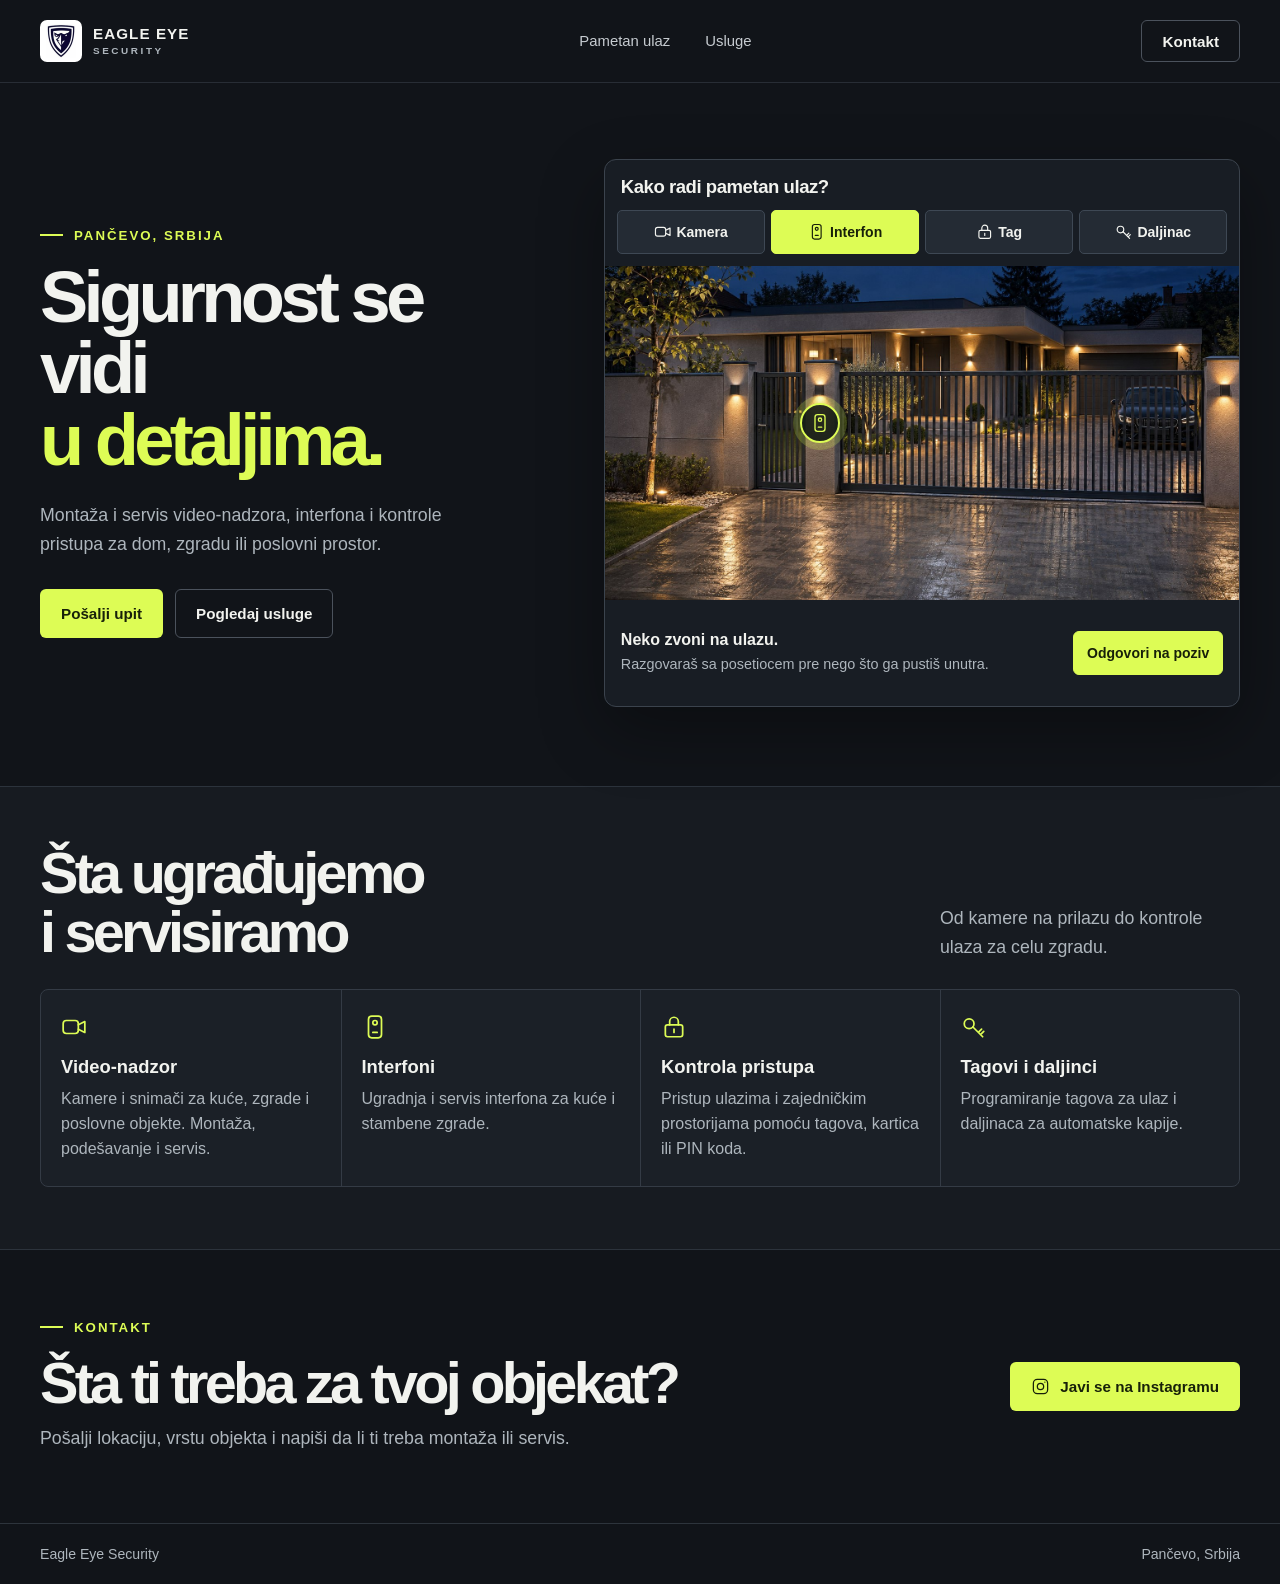
<file: eagle-eye-security/index.html>
<!DOCTYPE html>
<html lang="sr-Latn">
<head>
<meta charset="utf-8">
<meta name="viewport" content="width=device-width,initial-scale=1">
<meta name="description" content="Eagle Eye Security iz Pančeva. Montaža i servis video-nadzora, interfona i kontrole pristupa. Programiranje tagova i daljinaca za automatske kapije.">
<meta name="theme-color" content="#111419">
<link rel="icon" href="logo.jpg">
<link rel="stylesheet" href="style.css">
<script src="site.js" defer></script>
<title>Eagle Eye Security | Video-nadzor i kontrola pristupa, Pančevo</title>
</head>
<body>
<svg class="symbols" xmlns="http://www.w3.org/2000/svg" aria-hidden="true">
<symbol id="camera" viewBox="0 0 24 24"><rect x="2" y="6" width="14" height="12" rx="3"/><path d="m16 10 6-3v10l-6-3"/></symbol>
<symbol id="phone" viewBox="0 0 24 24"><rect x="6" y="2" width="12" height="20" rx="3"/><circle cx="12" cy="8" r="2"/><path d="M10 17h4"/></symbol>
<symbol id="lock" viewBox="0 0 24 24"><rect x="4" y="10" width="16" height="11" rx="2"/><path d="M8 10V7a4 4 0 0 1 8 0v3m-4 4v3"/></symbol>
<symbol id="key" viewBox="0 0 24 24"><circle cx="7.5" cy="9" r="4.5"/><path d="m11 12 9 9m-4-4 3-3m-1 5 3-3"/></symbol>
<symbol id="social" viewBox="0 0 24 24"><rect x="3" y="3" width="18" height="18" rx="5"/><circle cx="12" cy="12" r="4"/><path d="M17.5 6.5h.01"/></symbol>
</svg>
<a class="skip" href="#sadrzaj">Idi na sadržaj</a>
<header class="header"><div class="wrap top">
<a class="brand" href="#" aria-label="Eagle Eye Security, početak"><img src="logo.jpg" width="42" height="42" alt=""><span>EAGLE EYE<small>SECURITY</small></span></a>
<nav aria-label="Glavna navigacija"><a href="#demo">Pametan ulaz</a><a href="#usluge">Usluge</a></nav>
<a class="button outline" href="#kontakt">Kontakt</a>
</div></header>
<main id="sadrzaj">
<section class="wrap hero" aria-labelledby="naslov">
<div class="hero-copy">
<p class="eyebrow"><span></span> PANČEVO, SRBIJA</p>
<h1 id="naslov">Sigurnost se vidi <em>u detaljima.</em></h1>
<p class="intro">Montaža i servis video-nadzora, interfona i kontrole pristupa za dom, zgradu ili poslovni prostor.</p>
<div class="actions"><a class="button primary" href="#kontakt">Pošalji upit</a><a class="button outline" href="#usluge">Pogledaj usluge</a></div>
</div>
<section class="demo" id="demo" aria-labelledby="demo-title">
<div class="monitor-bar"><h2 id="demo-title">Kako radi pametan ulaz?</h2></div>
<div class="demo-options" role="group" aria-label="Izaberi uređaj">
<button type="button" data-device="camera" aria-pressed="false"><svg class="icon" aria-hidden="true"><use href="#camera"/></svg> Kamera</button>
<button type="button" data-device="intercom" aria-pressed="true"><svg class="icon" aria-hidden="true"><use href="#phone"/></svg> Interfon</button>
<button type="button" data-device="tag" aria-pressed="false"><svg class="icon" aria-hidden="true"><use href="#lock"/></svg> Tag</button>
<button type="button" data-device="remote" aria-pressed="false"><svg class="icon" aria-hidden="true"><use href="#key"/></svg> Daljinac</button>
</div>
<div class="entry-view" data-device="intercom">
<img src="nocni-kadar.jpg" alt="Prilaz kući sa pešačkim ulazom i kapijom za vozila">
<span class="device-marker" aria-hidden="true"><svg class="icon"><use href="#phone"/></svg></span>
</div>
<div class="demo-console">
<div class="demo-story" role="status" aria-atomic="true"><h3 id="device-title">Neko zvoni na ulazu.</h3><p id="device-description">Razgovaraš sa posetiocem pre nego što ga pustiš unutra.</p></div>
<button type="button" class="button demo-action">Odgovori na poziv</button>
</div>
</section>
</section>
<section class="services" id="usluge"><div class="wrap">
<div class="section-head"><h2>Šta ugrađujemo<br>i servisiramo</h2><p>Od kamere na prilazu do kontrole ulaza za celu zgradu.</p></div>
<div class="service-grid">
<article><svg class="icon"><use href="#camera"/></svg><h3>Video-nadzor</h3><p>Kamere i snimači za kuće, zgrade i poslovne objekte. Montaža, podešavanje i servis.</p></article>
<article><svg class="icon"><use href="#phone"/></svg><h3>Interfoni</h3><p>Ugradnja i servis interfona za kuće i stambene zgrade.</p></article>
<article><svg class="icon"><use href="#lock"/></svg><h3>Kontrola pristupa</h3><p>Pristup ulazima i zajedničkim prostorijama pomoću tagova, kartica ili PIN koda.</p></article>
<article><svg class="icon"><use href="#key"/></svg><h3>Tagovi i daljinci</h3><p>Programiranje tagova za ulaz i daljinaca za automatske kapije.</p></article>
</div>
</div></section>
<section class="wrap contact" id="kontakt" aria-labelledby="kontakt-naslov">
<div><p class="eyebrow"><span></span> KONTAKT</p><h2 id="kontakt-naslov">Šta ti treba za tvoj objekat?</h2><p>Pošalji lokaciju, vrstu objekta i napiši da li ti treba montaža ili servis.</p></div>
<a class="button primary" href="https://www.instagram.com/eagle_eye_security2024/" target="_blank" rel="noopener noreferrer"><svg class="icon"><use href="#social"/></svg> Javi se na Instagramu</a>
</section>
</main>
<footer class="footer"><div class="wrap"><span>Eagle Eye Security</span><span>Pančevo, Srbija</span></div></footer>
</body>
</html>
</file>
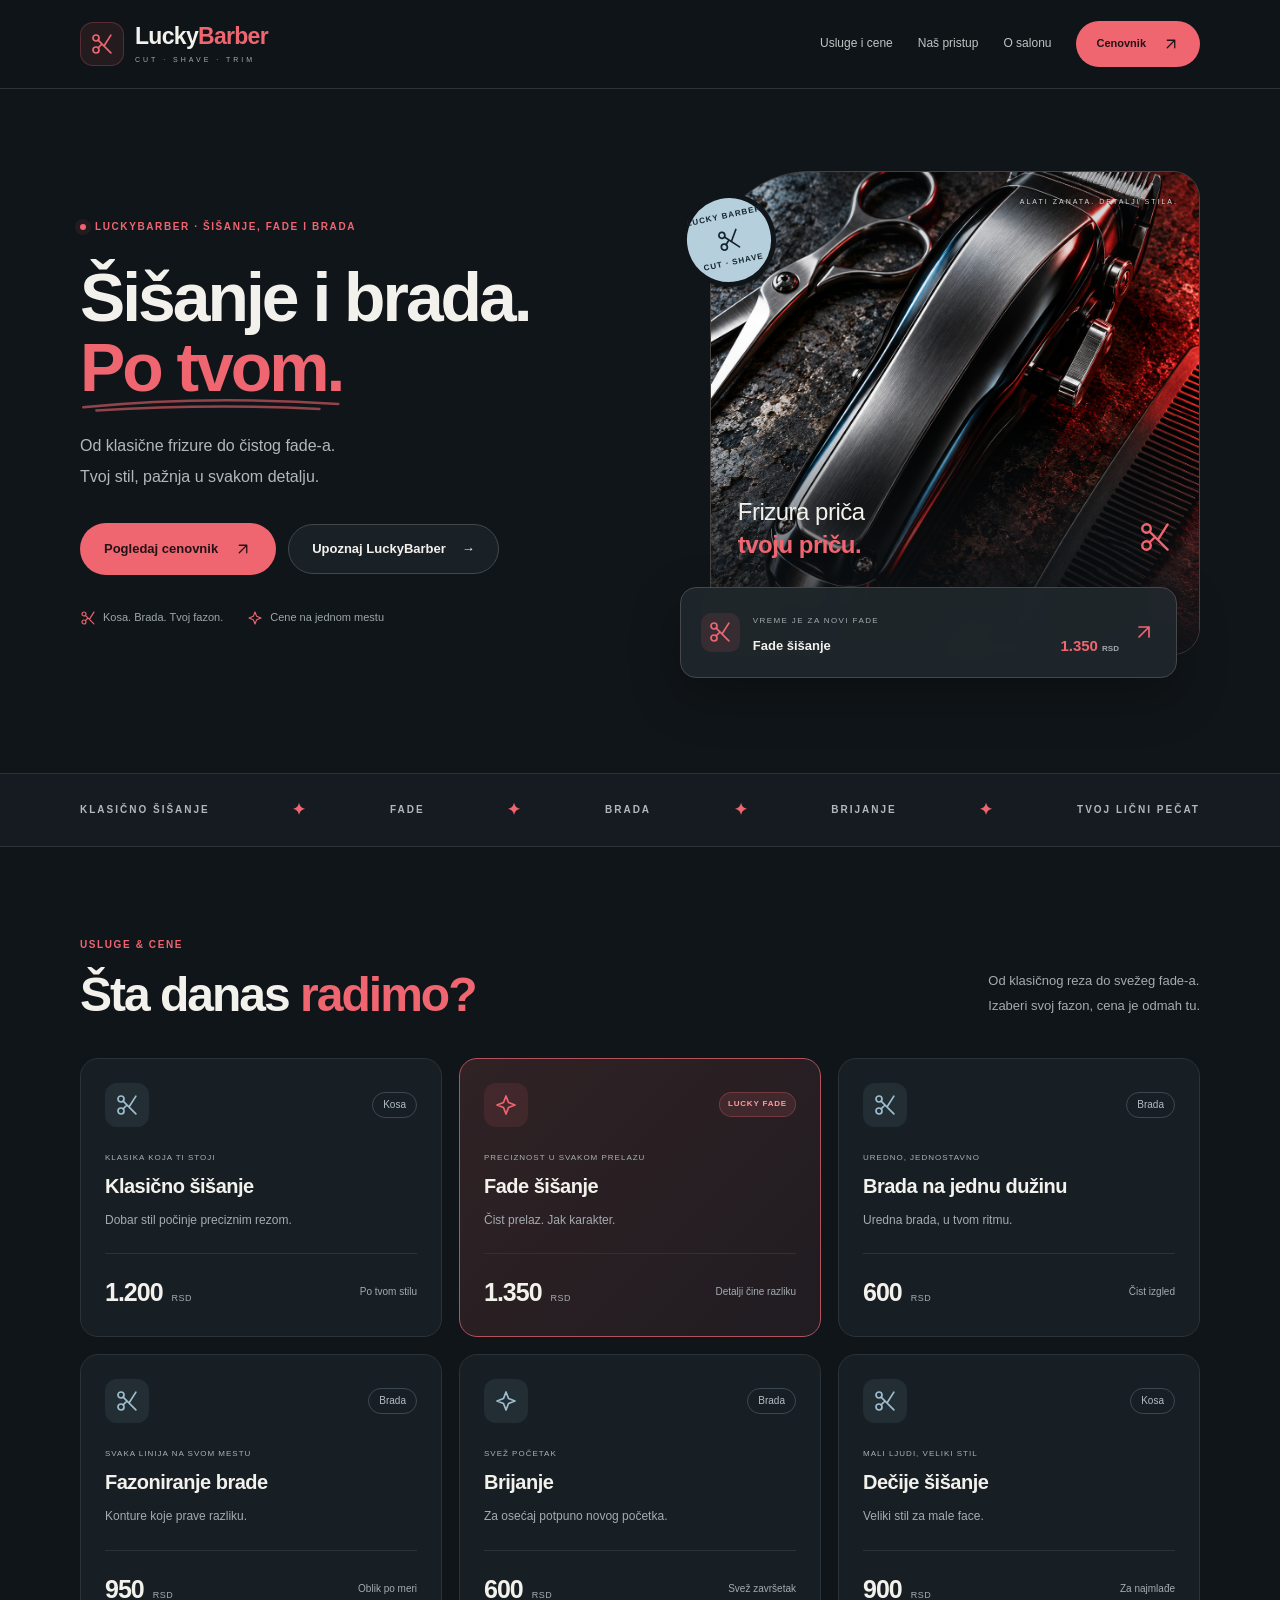
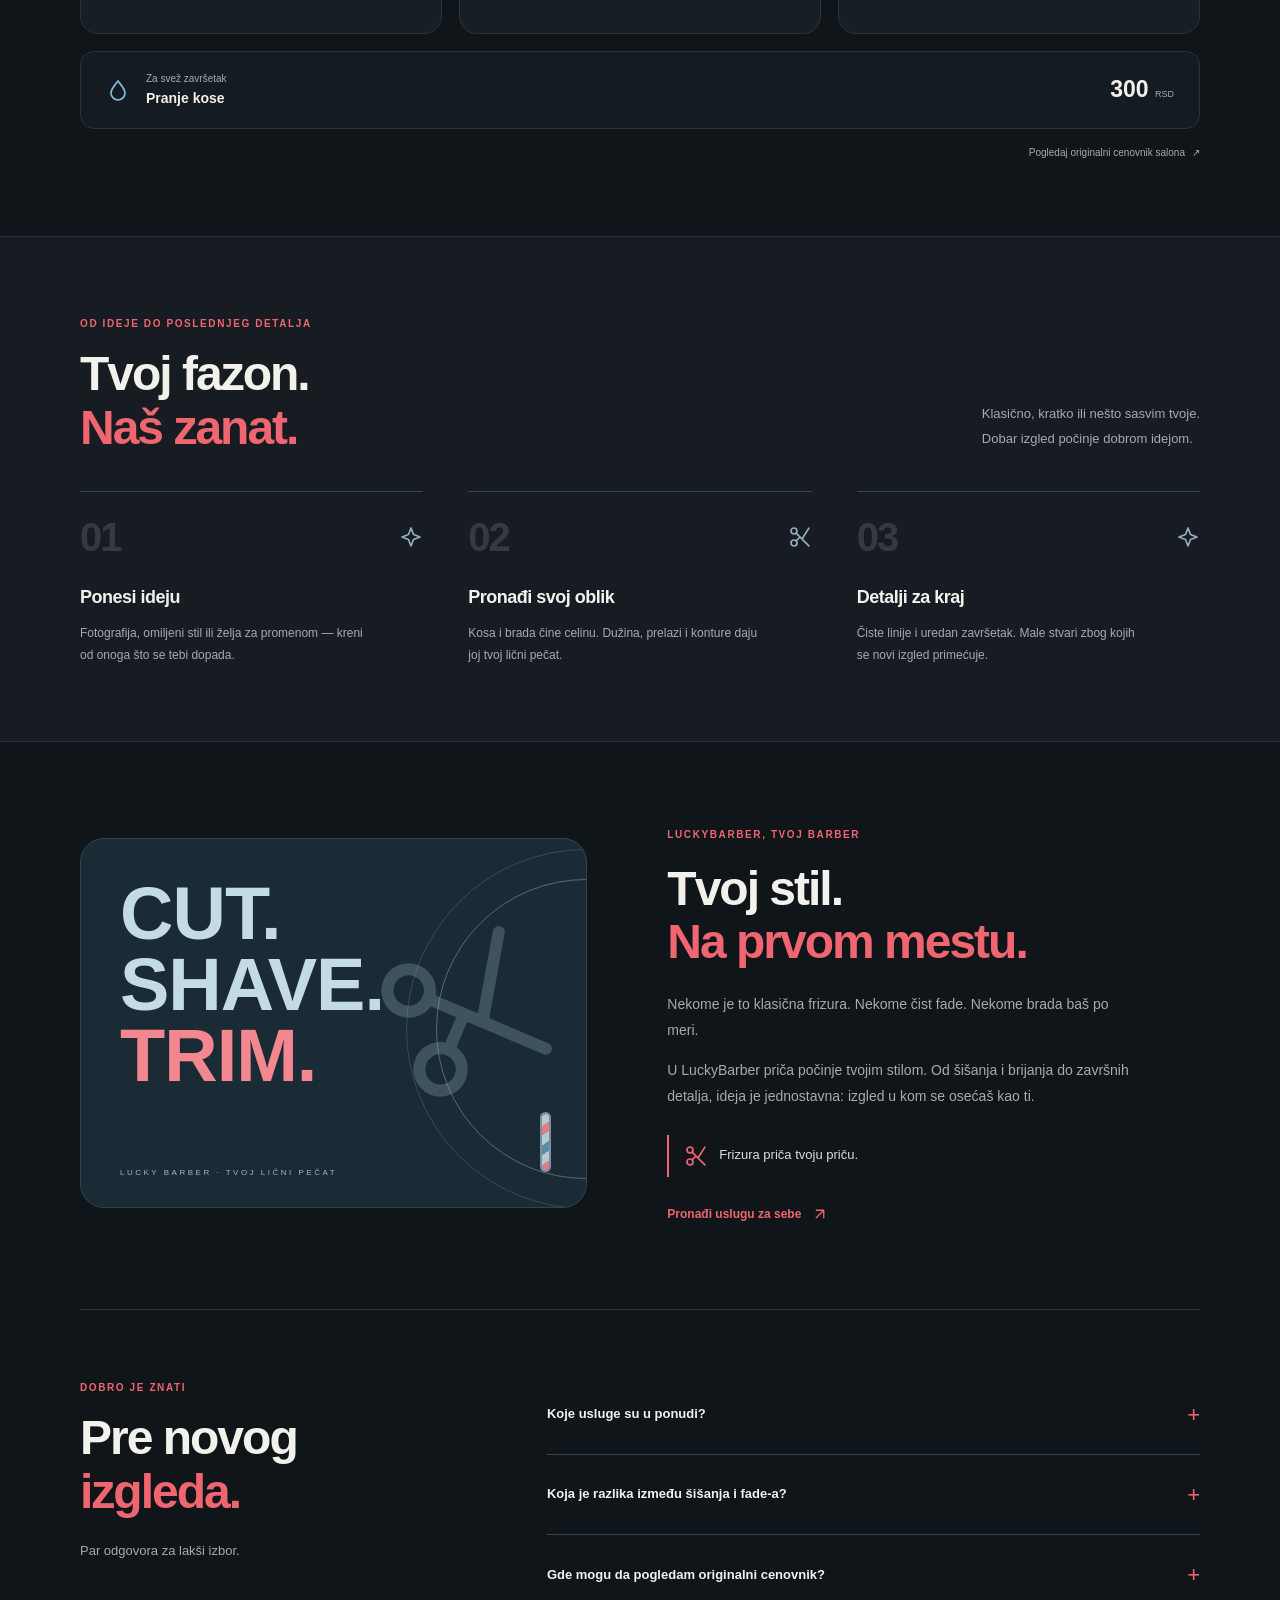
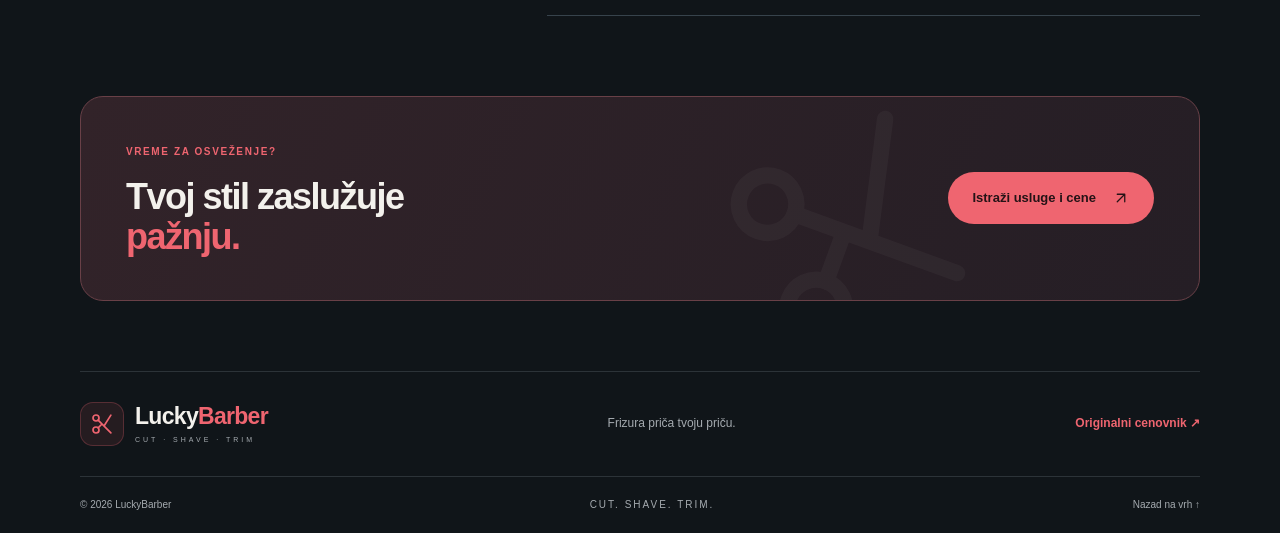
<file: lucky-barber/index.html>
<!doctype html>
<html lang="sr-Latn">
<head>
  <meta charset="utf-8">
  <meta name="viewport" content="width=device-width, initial-scale=1">
  <meta name="theme-color" content="#101519">
  <meta name="description" content="LuckyBarber — klasično i fade šišanje, nega brade i brijanje. Pogledaj usluge i cenovnik salona.">
  <meta property="og:title" content="LuckyBarber — Šišanje i brada. Po tvom.">
  <meta property="og:description" content="Tvoj stil, na prvom mestu. Upoznaj LuckyBarber i pogledaj cenovnik.">
  <meta property="og:type" content="website">
  <meta property="og:url" content="https://darkoputic.github.io/biznisbiznisbiznis/lucky-barber/">
  <meta property="og:image" content="https://darkoputic.github.io/biznisbiznisbiznis/lucky-barber/assets/hero.png">
  <link rel="canonical" href="https://darkoputic.github.io/biznisbiznisbiznis/lucky-barber/">
  <title>LuckyBarber — Šišanje i brada. Po tvom.</title>
  <link rel="icon" href="./favicon.svg" type="image/svg+xml">
  <link rel="stylesheet" href="./style.css">
  <link rel="stylesheet" href="./static.css">
  <script src="./site.js" defer></script>
</head>
<body>
<a class="skip-link" href="#main">Preskoči na sadržaj</a>
<svg class="icon-definitions" xmlns="http://www.w3.org/2000/svg" aria-hidden="true"><defs>
  <symbol id="scissors" viewBox="0 0 24 24"><circle cx="6" cy="6" r="3"/><circle cx="6" cy="18" r="3"/><path d="m8.12 8.12 12.76 12.76M14 14l6.88-10.88M8.12 15.88 12 12"/></symbol>
  <symbol id="arrow" viewBox="0 0 24 24"><path d="M7 17 17 7M7 7h10v10"/></symbol>
  <symbol id="spark" viewBox="0 0 24 24"><path d="m12 3 2.5 6.5L21 12l-6.5 2.5L12 21l-2.5-6.5L3 12l6.5-2.5Z"/></symbol>
  <symbol id="drop" viewBox="0 0 24 24"><path d="M12 3C9 7 5 11 5 15a7 7 0 0 0 14 0c0-4-4-8-7-12Z"/></symbol>
</defs></svg>
<header class="site-header"><div class="nav-wrap">
  <a href="#pocetak" aria-label="LuckyBarber početna"><span class="wordmark"><span class="wordmark-icon"><svg class="icon"><use href="#scissors"/></svg></span><span>Lucky<span>Barber</span><small>CUT · SHAVE · TRIM</small></span></span></a>
  <nav id="mobile-navigation" class="main-navigation" aria-label="Glavni meni"><a href="#usluge">Usluge i cene</a><a href="#nas-pristup">Naš pristup</a><a href="#o-salonu">O salonu</a></nav>
  <a class="pill primary nav-cta" href="#usluge">Cenovnik <svg class="icon"><use href="#arrow"/></svg></a>
  <button class="nav-toggle" type="button" aria-label="Otvori meni" aria-expanded="false" aria-controls="mobile-navigation"><span aria-hidden="true">☰</span></button>
</div></header>
<main id="main">
  <section class="welcome content-width" id="pocetak" aria-labelledby="welcome-title">
    <div class="welcome-copy"><span class="section-kicker"><span class="status-dot"></span> LUCKYBARBER · ŠIŠANJE, FADE I BRADA</span>
      <h1 id="welcome-title">Šišanje i brada.<br><span>Po tvom.<svg viewBox="0 0 320 18" aria-hidden="true"><path d="M4 13 Q150 -2 315 9 M20 17 Q160 8 292 15"/></svg></span></h1>
      <p>Od klasične frizure do čistog fade-a.<br class="desktop-break"> Tvoj stil, pažnja u svakom detalju.</p>
      <div class="welcome-actions"><a class="pill primary" href="#usluge">Pogledaj cenovnik <svg class="icon"><use href="#arrow"/></svg></a><a class="pill secondary" href="#o-salonu">Upoznaj LuckyBarber <span aria-hidden="true">→</span></a></div>
      <div class="welcome-facts"><span><svg class="icon"><use href="#scissors"/></svg> Kosa. Brada. Tvoj fazon.</span><span><svg class="icon"><use href="#spark"/></svg> Cene na jednom mestu</span></div>
    </div>
    <div class="welcome-visual"><div class="visual-frame"><img src="./assets/hero.png" width="1024" height="1536" alt="Barber mašinica, makaze i češalj na tamnoj podlozi — vizual LuckyBarber brenda" fetchpriority="high"><div class="visual-shade"></div><span class="photo-label">ALATI ZANATA. DETALJI STILA.</span><div class="visual-bottom"><span>Frizura priča<br><b>tvoju priču.</b></span><svg class="icon"><use href="#scissors"/></svg></div></div>
      <div class="est-seal"><span>LUCKY BARBER</span><svg class="icon"><use href="#scissors"/></svg><b>CUT · SHAVE</b></div>
      <a class="floating-service" href="#fade"><span class="floating-icon"><svg class="icon"><use href="#scissors"/></svg></span><span><small>VREME JE ZA NOVI FADE</small><strong>Fade šišanje <b>1.350 <em>RSD</em></b></strong></span><svg class="icon"><use href="#arrow"/></svg></a>
    </div>
  </section>
  <div class="craft-strip" aria-hidden="true"><div class="content-width"><span>KLASIČNO ŠIŠANJE</span><b>✦</b><span>FADE</span><b>✦</b><span>BRADA</span><b>✦</b><span>BRIJANJE</span><b>✦</b><span>TVOJ LIČNI PEČAT</span></div></div>
  <section class="offer content-width" id="usluge" aria-labelledby="services-title">
    <div class="new-section-heading"><div><span class="section-kicker">USLUGE & CENE</span><h2 id="services-title">Šta danas <span>radimo?</span></h2></div><p>Od klasičnog reza do svežeg fade-a.<br>Izaberi svoj fazon, cena je odmah tu.</p></div>
    <div class="offer-grid">
      <article class="offer-card"><div class="offer-top"><span class="offer-icon"><svg class="icon"><use href="#scissors"/></svg></span><span class="category-label">Kosa</span></div><span class="offer-tag">KLASIKA KOJA TI STOJI</span><h3>Klasično šišanje</h3><p>Dobar stil počinje preciznim rezom.</p><div class="offer-price"><strong>1.200 <small>RSD</small></strong><span class="price-detail">Po tvom stilu</span></div></article>
      <article class="offer-card featured" id="fade"><div class="offer-top"><span class="offer-icon"><svg class="icon"><use href="#spark"/></svg></span><span class="featured-label">LUCKY FADE</span></div><span class="offer-tag">PRECIZNOST U SVAKOM PRELAZU</span><h3>Fade šišanje</h3><p>Čist prelaz. Jak karakter.</p><div class="offer-price"><strong>1.350 <small>RSD</small></strong><span class="price-detail">Detalji čine razliku</span></div></article>
      <article class="offer-card"><div class="offer-top"><span class="offer-icon"><svg class="icon"><use href="#scissors"/></svg></span><span class="category-label">Brada</span></div><span class="offer-tag">UREDNO, JEDNOSTAVNO</span><h3>Brada na jednu dužinu</h3><p>Uredna brada, u tvom ritmu.</p><div class="offer-price"><strong>600 <small>RSD</small></strong><span class="price-detail">Čist izgled</span></div></article>
      <article class="offer-card"><div class="offer-top"><span class="offer-icon"><svg class="icon"><use href="#scissors"/></svg></span><span class="category-label">Brada</span></div><span class="offer-tag">SVAKA LINIJA NA SVOM MESTU</span><h3>Fazoniranje brade</h3><p>Konture koje prave razliku.</p><div class="offer-price"><strong>950 <small>RSD</small></strong><span class="price-detail">Oblik po meri</span></div></article>
      <article class="offer-card"><div class="offer-top"><span class="offer-icon"><svg class="icon"><use href="#spark"/></svg></span><span class="category-label">Brada</span></div><span class="offer-tag">SVEŽ POČETAK</span><h3>Brijanje</h3><p>Za osećaj potpuno novog početka.</p><div class="offer-price"><strong>600 <small>RSD</small></strong><span class="price-detail">Svež završetak</span></div></article>
      <article class="offer-card"><div class="offer-top"><span class="offer-icon"><svg class="icon"><use href="#scissors"/></svg></span><span class="category-label">Kosa</span></div><span class="offer-tag">MALI LJUDI, VELIKI STIL</span><h3>Dečije šišanje</h3><p>Veliki stil za male face.</p><div class="offer-price"><strong>900 <small>RSD</small></strong><span class="price-detail">Za najmlađe</span></div></article>
    </div>
    <div class="wash-extra"><span class="wash-title"><svg class="icon"><use href="#drop"/></svg><span>Za svež završetak <b>Pranje kose</b></span></span><span class="wash-price">300 <small>RSD</small></span></div>
    <a class="price-source" href="./assets/cenovnik.png" target="_blank" rel="noopener">Pogledaj originalni cenovnik salona <span aria-hidden="true">↗</span><span class="sr-only"> (otvara novu karticu)</span></a>
  </section>
  <section class="process-band" id="nas-pristup" aria-labelledby="approach-title"><div class="content-width"><div class="new-section-heading"><div><span class="section-kicker">OD IDEJE DO POSLEDNJEG DETALJA</span><h2 id="approach-title">Tvoj fazon.<br><span>Naš zanat.</span></h2></div><p>Klasično, kratko ili nešto sasvim tvoje.<br>Dobar izgled počinje dobrom idejom.</p></div><div class="process-grid">
    <article class="process-card"><div><span>01</span><svg class="icon"><use href="#spark"/></svg></div><h3>Ponesi ideju</h3><p>Fotografija, omiljeni stil ili želja za promenom — kreni od onoga što se tebi dopada.</p></article>
    <article class="process-card"><div><span>02</span><svg class="icon"><use href="#scissors"/></svg></div><h3>Pronađi svoj oblik</h3><p>Kosa i brada čine celinu. Dužina, prelazi i konture daju joj tvoj lični pečat.</p></article>
    <article class="process-card"><div><span>03</span><svg class="icon"><use href="#spark"/></svg></div><h3>Detalji za kraj</h3><p>Čiste linije i uredan završetak. Male stvari zbog kojih se novi izgled primećuje.</p></article>
  </div></div></section>
  <section class="about-barber content-width" id="o-salonu" aria-labelledby="about-title"><div class="about-art" aria-hidden="true"><span class="about-orbit orbit-one"></span><span class="about-orbit orbit-two"></span><svg class="about-scissors icon"><use href="#scissors"/></svg><span class="about-lettering">CUT.<br>SHAVE.<br><span>TRIM.</span></span><span class="about-est">LUCKY BARBER · TVOJ LIČNI PEČAT</span><div class="barber-pole"></div></div><div class="about-copy"><span class="section-kicker">LUCKYBARBER, TVOJ BARBER</span><h2 id="about-title">Tvoj stil.<br><span>Na prvom mestu.</span></h2><p>Nekome je to klasična frizura. Nekome čist fade. Nekome brada baš po meri.</p><p>U LuckyBarber priča počinje tvojim stilom. Od šišanja i brijanja do završnih detalja, ideja je jednostavna: izgled u kom se osećaš kao ti.</p><div class="about-note"><svg class="icon"><use href="#scissors"/></svg><span>Frizura priča tvoju priču.</span></div><a class="subtle-link" href="#usluge">Pronađi uslugu za sebe <svg class="icon"><use href="#arrow"/></svg></a></div></section>
  <section class="questions content-width" aria-labelledby="faq-title"><div><span class="section-kicker">DOBRO JE ZNATI</span><h2 id="faq-title">Pre novog<br><span>izgleda.</span></h2><p>Par odgovora za lakši izbor.</p></div><div class="question-list">
    <details><summary>Koje usluge su u ponudi?<span class="question-plus" aria-hidden="true">+</span></summary><p>Klasično i fade šišanje, šišanje dece, skraćivanje i fazoniranje brade, brijanje i pranje kose. Sve cene su prikazane u cenovniku iznad.</p></details>
    <details><summary>Koja je razlika između šišanja i fade-a?<span class="question-plus" aria-hidden="true">+</span></summary><p>Fade naglašava postepeni prelaz od kraće ka dužoj kosi sa strane i pozadi. Klasično šišanje prilagođava dužinu i oblik željenoj frizuri, bez obaveznog izraženog fade prelaza.</p></details>
    <details><summary>Gde mogu da pogledam originalni cenovnik?<span class="question-plus" aria-hidden="true">+</span></summary><p><a class="subtle-link" href="./assets/cenovnik.png" target="_blank" rel="noopener">Otvori cenovnik LuckyBarber salona ↗</a> <span>(u novoj kartici)</span></p></details>
  </div></section>
  <section class="last-call content-width"><div><span class="section-kicker">VREME ZA OSVEŽENJE?</span><h2>Tvoj stil zaslužuje<br><span>pažnju.</span></h2></div><a class="pill primary" href="#usluge">Istraži usluge i cene <svg class="icon"><use href="#arrow"/></svg></a><svg class="last-call-scissors icon" aria-hidden="true"><use href="#scissors"/></svg></section>
</main>
<footer class="new-footer content-width"><div><a href="#pocetak"><span class="wordmark"><span class="wordmark-icon"><svg class="icon"><use href="#scissors"/></svg></span><span>Lucky<span>Barber</span><small>CUT · SHAVE · TRIM</small></span></span></a><span>Frizura priča tvoju priču.</span><a class="subtle-link" href="./assets/cenovnik.png" target="_blank" rel="noopener">Originalni cenovnik ↗</a></div><div><span>© <span id="year">2026</span> LuckyBarber</span><span>CUT. SHAVE. TRIM.</span><a href="#pocetak">Nazad na vrh ↑</a></div></footer>
</body>
</html>
</file>
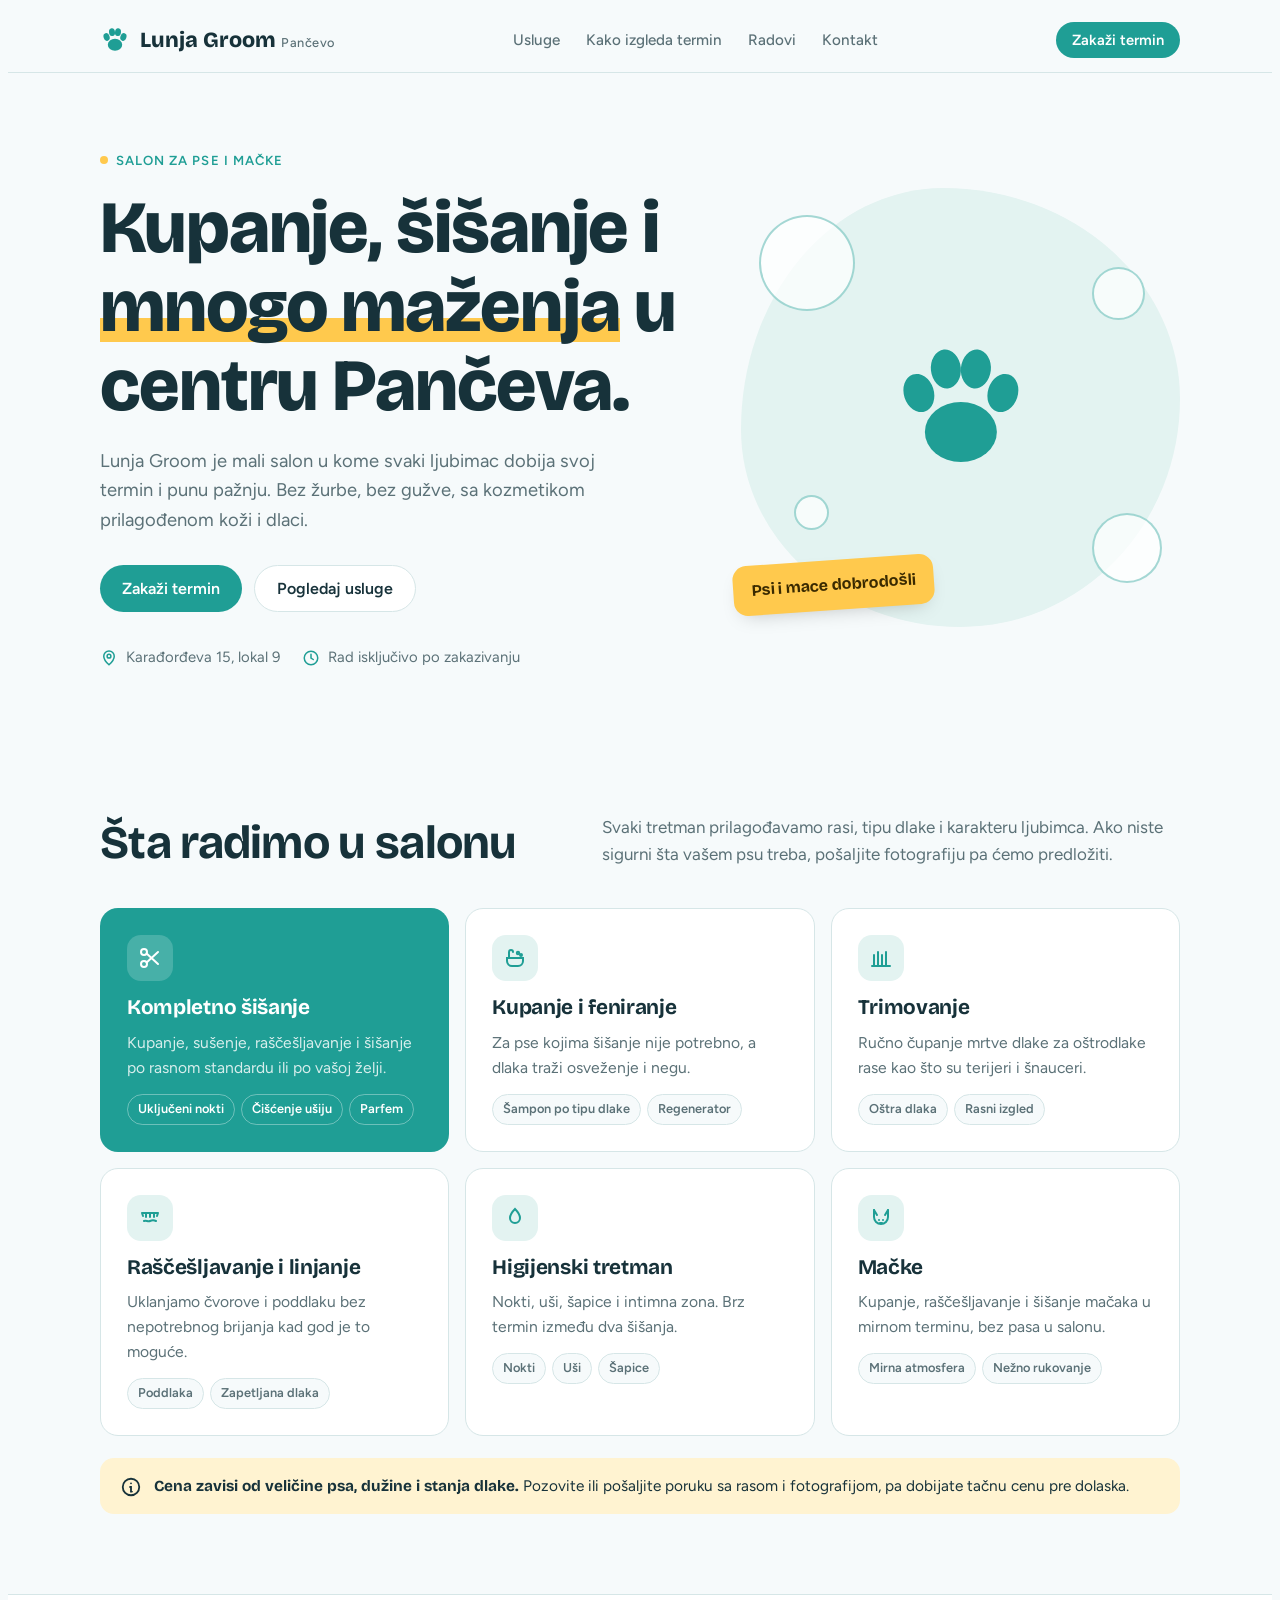
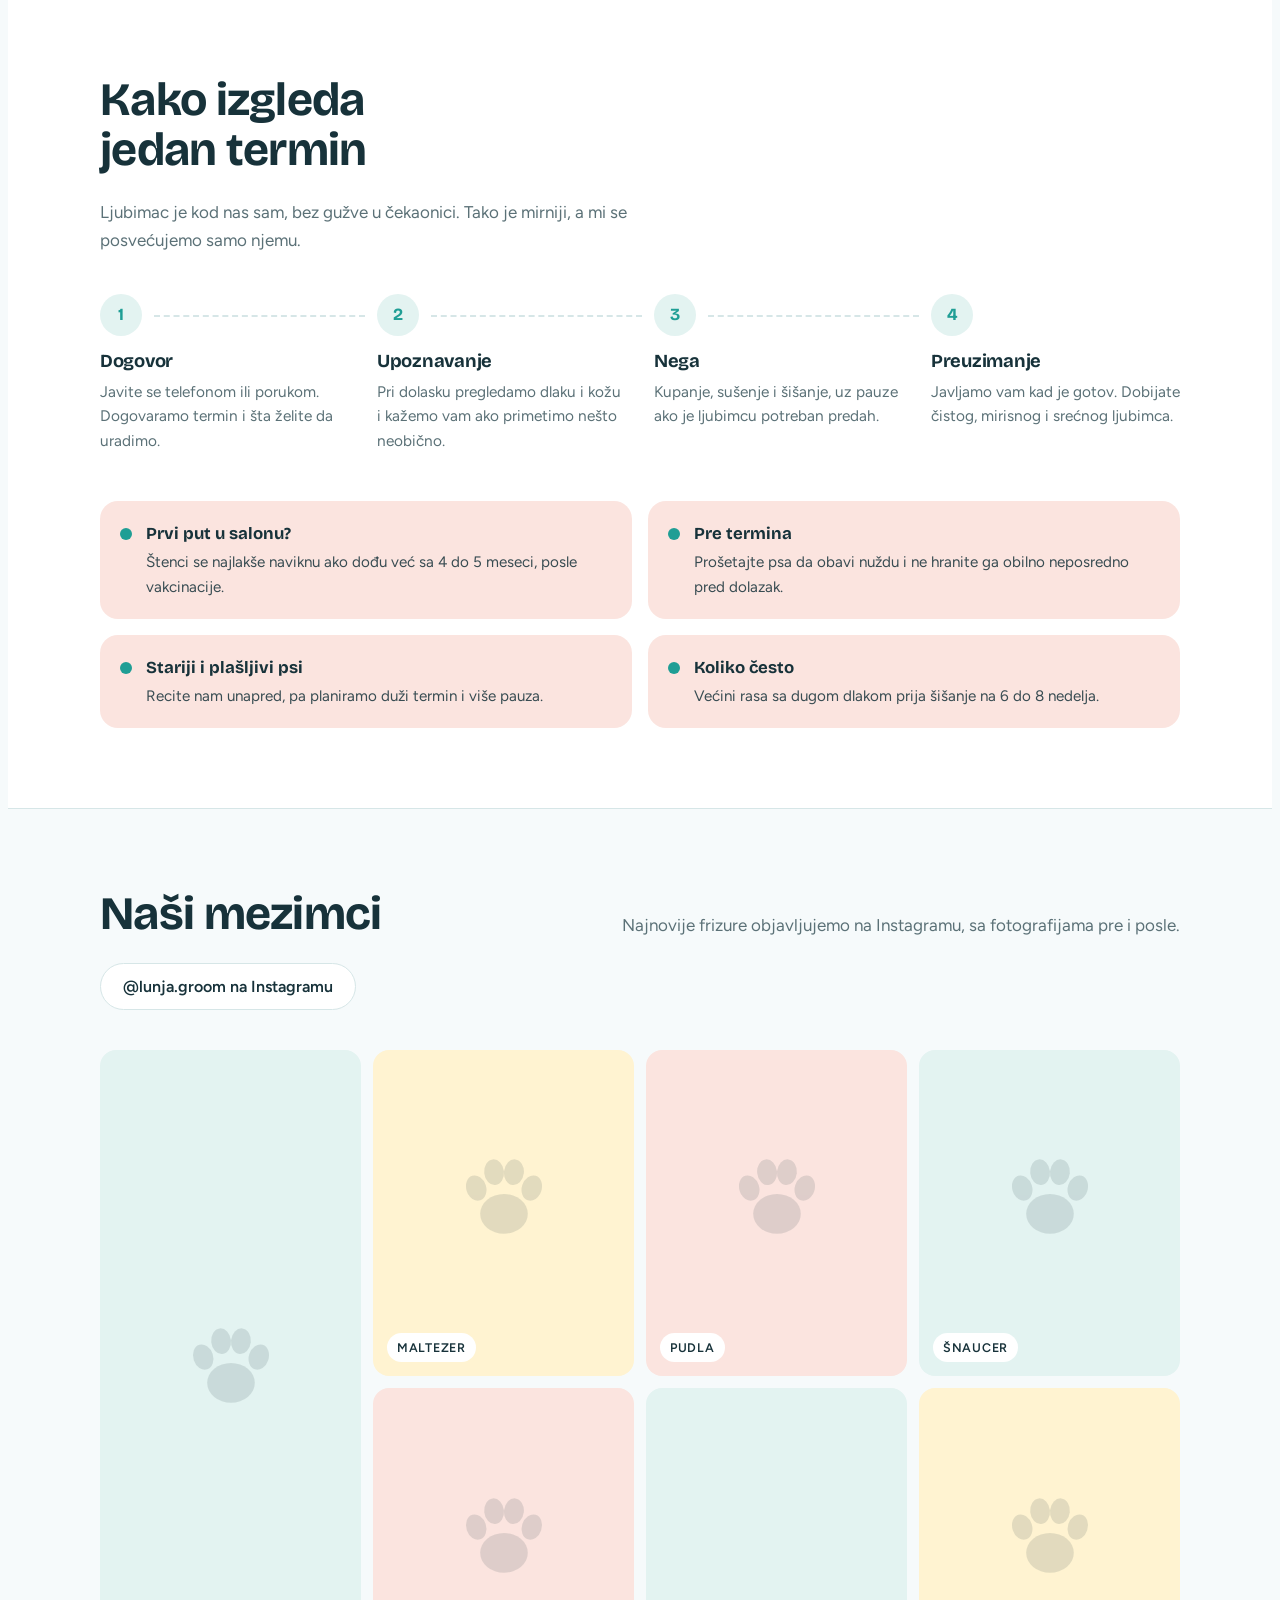
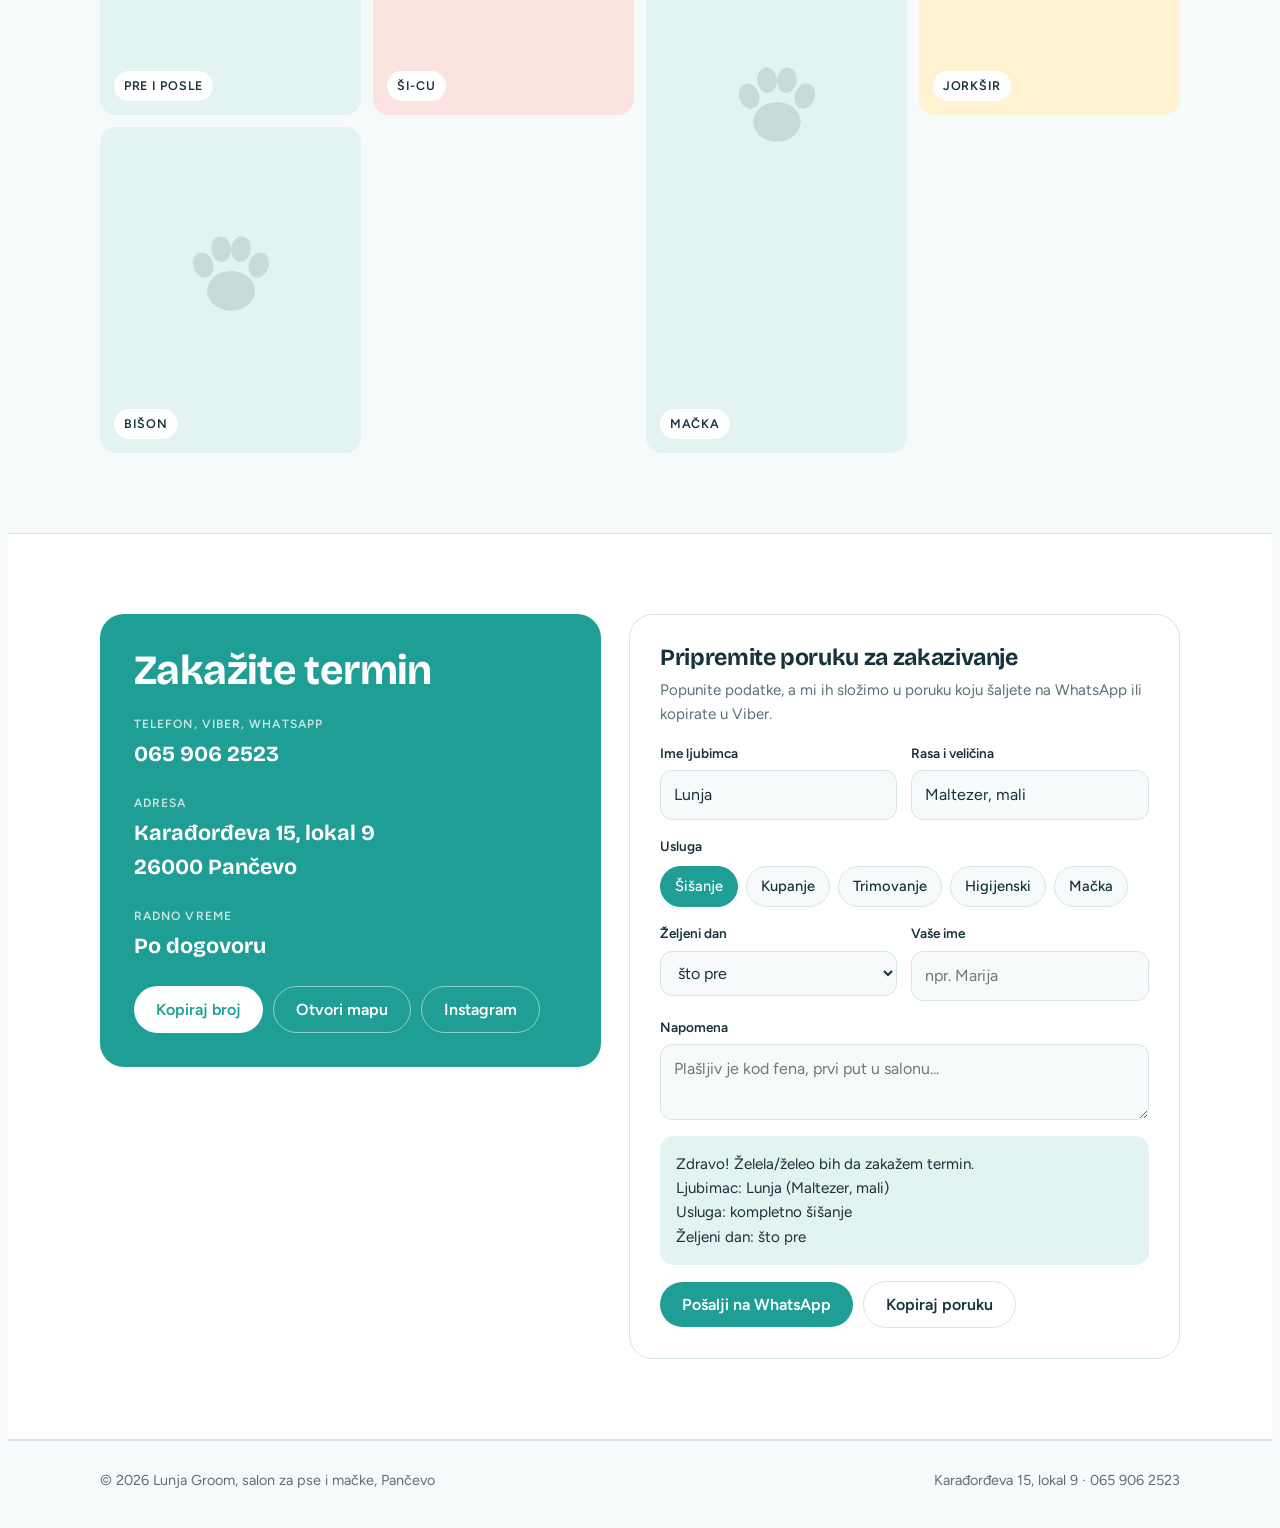
<file: lunja-groom/index.html>
<!doctype html>
<html lang="sr">
<head>
<meta charset="utf-8">
<meta name="viewport" content="width=device-width, initial-scale=1, viewport-fit=cover">
<title>Lunja Groom Pančevo</title>
<meta name="claude:viewport-fit-sides" content="cover">
<meta name="description" content="Salon za šišanje i kupanje pasa i mačaka u Pančevu. Karađorđeva 15, lokal 9.">
<link rel="preconnect" href="https://fonts.googleapis.com">
<link rel="preconnect" href="https://fonts.gstatic.com" crossorigin>
<link rel="stylesheet" href="https://fonts.googleapis.com/css2?family=Bricolage+Grotesque:opsz,wght@12..96,500;12..96,700;12..96,800&family=Figtree:wght@400;500;600&display=swap">
<style>
/* Layout: svetla, prozračna stranica; hero sa "mehurićima" iz kade, usluge u mreži, poruka za zakazivanje kao alat */
:root{
  --bg:#F6FAFB;          /* hladna, čista bela - kao pločice u salonu */
  --surface:#FFFFFF;
  --tint:#E3F3F1;        /* voda u kadi */
  --ink:#17323A;
  --muted:#5B7177;
  --line:#D6E6E7;
  --accent:#1F9E95;      /* tirkiz šampona */
  --accent-ink:#FFFFFF;
  --sun:#FFC94D;         /* žuti peškir / gumena patka */
  --sun-soft:#FFF3D1;
  --blush:#FBE4DF;
  --display:"Bricolage Grotesque", "Trebuchet MS", system-ui, sans-serif;
  --body:"Figtree", "Segoe UI", system-ui, sans-serif;
  --radius:18px;
}
@media (prefers-color-scheme: dark){:root:not([data-theme="light"]){
  --bg:#0F1D21;--surface:#16282D;--tint:#173A3A;--ink:#E8F3F3;--muted:#9DB4B7;
  --line:#264247;--accent:#46C4B9;--accent-ink:#0B1A1C;--sun:#FFD36E;--sun-soft:#3A3220;--blush:#3A2826;color-scheme:dark}}
:root[data-theme="dark"]{
  --bg:#0F1D21;--surface:#16282D;--tint:#173A3A;--ink:#E8F3F3;--muted:#9DB4B7;
  --line:#264247;--accent:#46C4B9;--accent-ink:#0B1A1C;--sun:#FFD36E;--sun-soft:#3A3220;--blush:#3A2826;color-scheme:dark}

*{box-sizing:border-box}
html{scroll-behavior:smooth}
@media (prefers-reduced-motion:reduce){html{scroll-behavior:auto}*{animation:none!important;transition:none!important}}
body{background:var(--bg);color:var(--ink);font-family:var(--body);font-size:17px;line-height:1.6;-webkit-font-smoothing:antialiased}
a{color:inherit}
h1,h2,h3{font-family:var(--display);line-height:1.08;margin:0;text-wrap:balance;letter-spacing:-.015em}
p{margin:0}
.wrap{max-width:1120px;margin:0 auto;padding-left:max(20px, env(safe-area-inset-left,0px));padding-right:max(20px, env(safe-area-inset-right,0px))}
:focus-visible{outline:3px solid var(--accent);outline-offset:3px;border-radius:8px}

/* header */
header.top{position:sticky;top:env(safe-area-inset-top,0px);z-index:10;background:color-mix(in srgb,var(--bg) 88%,transparent);backdrop-filter:blur(10px);border-bottom:1px solid var(--line)}
header.top .wrap{display:flex;align-items:center;justify-content:space-between;gap:16px;padding-block:14px}
.logo{display:flex;align-items:center;gap:10px;text-decoration:none;font-family:var(--display);font-weight:800;font-size:1.35rem}
.logo svg{width:30px;height:30px}
.logo small{font-family:var(--body);font-weight:500;font-size:.8rem;color:var(--muted);letter-spacing:.04em}
nav.links{display:flex;gap:26px;font-weight:500;font-size:.95rem}
nav.links a{text-decoration:none;color:var(--muted)}
nav.links a:hover{color:var(--ink)}
.btn{display:inline-flex;align-items:center;gap:8px;border:0;cursor:pointer;font:600 1rem var(--body);text-decoration:none;border-radius:999px;padding:13px 22px;transition:transform .15s ease, background .15s}
.btn:hover{transform:translateY(-1px)}
.btn-primary{background:var(--accent);color:var(--accent-ink)}
.btn-ghost{background:var(--surface);color:var(--ink);border:1px solid var(--line)}
.btn-sm{padding:9px 16px;font-size:.92rem}
@media (max-width:760px){nav.links{display:none}}

/* hero */
.hero{position:relative;overflow:hidden}
.hero .wrap{display:grid;grid-template-columns:1.15fr .85fr;gap:48px;align-items:center;padding-block:72px 64px}
.eyebrow{display:inline-flex;align-items:center;gap:8px;font-size:.82rem;font-weight:600;letter-spacing:.08em;text-transform:uppercase;color:var(--accent);margin-bottom:18px}
.eyebrow::before{content:"";width:8px;height:8px;border-radius:50%;background:var(--sun)}
.hero h1{font-size:clamp(2.6rem,6vw,4.6rem);font-weight:800}
.hero h1 em{font-style:normal;background:linear-gradient(transparent 62%,var(--sun) 62% 90%,transparent 90%)}
.hero p.lead{font-size:1.15rem;color:var(--muted);max-width:30em;margin-top:20px}
.hero .actions{display:flex;flex-wrap:wrap;gap:12px;margin-top:30px}
.hero .facts{display:flex;flex-wrap:wrap;gap:10px 22px;margin-top:34px;font-size:.93rem;color:var(--muted)}
.hero .facts span{display:inline-flex;align-items:center;gap:8px}
.hero .facts svg{width:18px;height:18px;color:var(--accent)}

.tub{position:relative;aspect-ratio:1/1;max-width:100%;border-radius:46% 54% 50% 50%/55% 48% 52% 45%;background:var(--tint);display:grid;place-items:center}
.tub .paw{width:46%;color:var(--accent)}
.bubble{position:absolute;border-radius:50%;border:2px solid color-mix(in srgb,var(--accent) 40%,transparent);background:color-mix(in srgb,var(--surface) 70%,transparent);animation:float 7s ease-in-out infinite}
.b1{width:22%;aspect-ratio:1;top:6%;left:4%}
.b2{width:12%;aspect-ratio:1;top:18%;right:8%;animation-delay:-2s}
.b3{width:16%;aspect-ratio:1;bottom:10%;right:4%;animation-delay:-4s}
.b4{width:8%;aspect-ratio:1;bottom:22%;left:12%;animation-delay:-1s}
@keyframes float{0%,100%{transform:translateY(0)}50%{transform:translateY(-10px)}}
.sticker{position:absolute;bottom:4%;left:-2%;background:var(--sun);color:#3A2A00;font-family:var(--display);font-weight:700;padding:12px 18px;border-radius:14px;transform:rotate(-4deg);font-size:1rem;box-shadow:0 8px 20px -10px rgba(0,0,0,.25)}
@media (max-width:860px){.hero .wrap{grid-template-columns:1fr;padding-block:44px 40px}.tub{max-width:340px;margin:0 auto;width:100%}}

/* sections */
section.block .wrap{padding-block:80px}
.head{display:flex;justify-content:space-between;align-items:end;gap:24px;flex-wrap:wrap;margin-bottom:40px}
.head h2{font-size:clamp(2rem,4vw,2.9rem);font-weight:700;max-width:16ch}
.head p{color:var(--muted);max-width:34em}

/* services */
.services{display:grid;grid-template-columns:repeat(3,1fr);gap:16px}
.svc{background:var(--surface);border:1px solid var(--line);border-radius:var(--radius);padding:26px;display:flex;flex-direction:column;gap:10px;min-width:0}
.svc .ic{width:46px;height:46px;border-radius:14px;display:grid;place-items:center;background:var(--tint);color:var(--accent)}
.svc .ic svg{width:24px;height:24px}
.svc h3{font-size:1.3rem;font-weight:700;margin-top:6px}
.svc p{color:var(--muted);font-size:.98rem}
.svc ul{margin:4px 0 0;padding:0;list-style:none;display:flex;flex-wrap:wrap;gap:6px}
.svc li{font-size:.8rem;font-weight:600;padding:4px 10px;border-radius:999px;background:var(--bg);border:1px solid var(--line);color:var(--muted)}
.svc.feature{background:var(--accent);color:var(--accent-ink);border-color:transparent}
.svc.feature p{color:color-mix(in srgb,var(--accent-ink) 82%,transparent)}
.svc.feature .ic{background:color-mix(in srgb,var(--accent-ink) 18%,transparent);color:var(--accent-ink)}
.svc.feature li{background:transparent;border-color:color-mix(in srgb,var(--accent-ink) 35%,transparent);color:var(--accent-ink)}
.price-note{margin-top:22px;display:flex;gap:12px;align-items:flex-start;background:var(--sun-soft);border-radius:14px;padding:16px 20px;font-size:.96rem}
.price-note strong{font-family:var(--display)}
@media (max-width:900px){.services{grid-template-columns:repeat(2,1fr)}}
@media (max-width:600px){.services{grid-template-columns:1fr}}

/* process */
.alt{background:var(--surface);border-block:1px solid var(--line)}
.steps{display:grid;grid-template-columns:repeat(4,1fr);gap:28px;counter-reset:s}
.step{position:relative;padding-top:58px;min-width:0}
.step::before{counter-increment:s;content:counter(s);position:absolute;top:0;left:0;width:42px;height:42px;border-radius:50%;display:grid;place-items:center;font-family:var(--display);font-weight:700;background:var(--tint);color:var(--accent)}
.step:not(:last-child)::after{content:"";position:absolute;top:21px;left:54px;right:-16px;border-top:2px dashed var(--line)}
.step h3{font-size:1.15rem;margin-bottom:8px}
.step p{color:var(--muted);font-size:.96rem}
@media (max-width:860px){.steps{grid-template-columns:1fr 1fr}.step::after{display:none}}
@media (max-width:520px){.steps{grid-template-columns:1fr}}

/* tips */
.tips{display:grid;grid-template-columns:1fr 1fr;gap:16px;margin-top:48px}
.tip{display:flex;gap:14px;align-items:flex-start;padding:20px;border-radius:var(--radius);background:var(--blush)}
.tip b{font-family:var(--display);font-size:1.05rem;display:block;margin-bottom:2px}
.tip p{font-size:.95rem;color:var(--ink);opacity:.85}
.tip .dot{flex:none;width:12px;height:12px;margin-top:7px;border-radius:50%;background:var(--accent)}
@media (max-width:700px){.tips{grid-template-columns:1fr}}

/* gallery */
.gallery{display:grid;grid-template-columns:repeat(4,1fr);gap:12px}
.ph{aspect-ratio:4/5;max-width:100%;border-radius:16px;background:var(--tint);position:relative;overflow:hidden;display:flex;align-items:flex-end;padding:14px}
.ph:nth-child(2){background:var(--sun-soft)}
.ph:nth-child(3){background:var(--blush)}
.ph:nth-child(5){background:var(--blush)}
.ph:nth-child(6){background:var(--tint)}
.ph:nth-child(7){background:var(--sun-soft)}
.ph:nth-child(1),.ph:nth-child(6){grid-row:span 2;aspect-ratio:auto}
.ph svg{position:absolute;width:38%;top:50%;left:50%;transform:translate(-50%,-60%);color:var(--ink);opacity:.12}
.ph span{position:relative;font-size:.78rem;font-weight:600;letter-spacing:.06em;text-transform:uppercase;background:var(--surface);padding:5px 10px;border-radius:999px}
@media (max-width:760px){.gallery{grid-template-columns:repeat(2,1fr)}}

/* booking */
.book{display:grid;grid-template-columns:1fr 1.1fr;gap:28px;align-items:start}
.contact-card{background:var(--accent);color:var(--accent-ink);border-radius:24px;padding:34px;display:flex;flex-direction:column;gap:22px;min-width:0}
.contact-card h2{font-size:clamp(1.9rem,3.6vw,2.6rem)}
.row{display:flex;flex-direction:column;gap:3px}
.row .lbl{font-size:.75rem;font-weight:600;letter-spacing:.09em;text-transform:uppercase;opacity:.75}
.row .val{font-family:var(--display);font-size:1.35rem;font-weight:700;user-select:all;word-break:break-word}
.contact-card .btn{background:var(--accent-ink);color:var(--accent)}
.contact-card .links{display:flex;flex-wrap:wrap;gap:10px}
.contact-card .btn-outline{background:transparent;color:var(--accent-ink);border:1.5px solid color-mix(in srgb,var(--accent-ink) 50%,transparent)}

form.msg{background:var(--surface);border:1px solid var(--line);border-radius:24px;padding:30px;display:grid;gap:16px;min-width:0}
form.msg h3{font-size:1.45rem}
form.msg > p{color:var(--muted);font-size:.95rem;margin-top:-8px}
.f2{display:grid;grid-template-columns:1fr 1fr;gap:14px}
@media (max-width:520px){.f2{grid-template-columns:1fr}}
label{display:flex;flex-direction:column;gap:6px;font-size:.85rem;font-weight:600}
input,select,textarea{font:inherit;font-size:1rem;font-weight:400;color:var(--ink);background:var(--bg);border:1px solid var(--line);border-radius:12px;padding:11px 13px;width:100%}
input:focus,select:focus,textarea:focus{outline:none;border-color:var(--accent);box-shadow:0 0 0 3px color-mix(in srgb,var(--accent) 22%,transparent)}
.chips{display:flex;flex-wrap:wrap;gap:8px}
.chips input{position:absolute;opacity:0;width:1px;height:1px}
.chips label{flex-direction:row;font-weight:500;padding:8px 14px;border:1px solid var(--line);border-radius:999px;cursor:pointer;background:var(--bg);font-size:.92rem}
.chips input:checked + label{background:var(--accent);color:var(--accent-ink);border-color:var(--accent)}
.chips input:focus-visible + label{outline:3px solid var(--accent);outline-offset:2px}
.preview{background:var(--tint);border-radius:14px;padding:16px;font-size:.95rem;white-space:pre-wrap;min-height:90px}
.form-actions{display:flex;flex-wrap:wrap;gap:10px;align-items:center}
.toast{font-size:.9rem;color:var(--accent);font-weight:600}
@media (max-width:860px){.book{grid-template-columns:1fr}}

footer{border-top:1px solid var(--line)}
footer .wrap{display:flex;flex-wrap:wrap;justify-content:space-between;gap:12px;padding-block:28px;color:var(--muted);font-size:.9rem}
</style>
</head>
<body>


<svg width="0" height="0" style="position:absolute" aria-hidden="true">
  <symbol id="paw" viewBox="0 0 100 100"><g fill="currentColor"><ellipse cx="50" cy="66" rx="24" ry="20"/><ellipse cx="22" cy="40" rx="10" ry="13" transform="rotate(-18 22 40)"/><ellipse cx="40" cy="24" rx="10" ry="13" transform="rotate(-6 40 24)"/><ellipse cx="60" cy="24" rx="10" ry="13" transform="rotate(6 60 24)"/><ellipse cx="78" cy="40" rx="10" ry="13" transform="rotate(18 78 40)"/></g></symbol>
</svg>

<header class="top">
  <div class="wrap">
    <a class="logo" href="#pocetak" aria-label="Lunja Groom, početak">
      <svg aria-hidden="true" style="color:var(--accent)"><use href="#paw"/></svg>
      <span>Lunja Groom <small>Pančevo</small></span>
    </a>
    <nav class="links" aria-label="Glavni meni">
      <a href="#usluge">Usluge</a>
      <a href="#termin">Kako izgleda termin</a>
      <a href="#galerija">Radovi</a>
      <a href="#kontakt">Kontakt</a>
    </nav>
    <a class="btn btn-primary btn-sm" href="#kontakt">Zakaži termin</a>
  </div>
</header>

<main id="pocetak">
  <section class="hero">
    <div class="wrap">
      <div>
        <div class="eyebrow">Salon za pse i mačke</div>
        <h1>Kupanje, šišanje i <em>mnogo maženja</em> u centru Pančeva.</h1>
        <p class="lead">Lunja Groom je mali salon u kome svaki ljubimac dobija svoj termin i punu pažnju. Bez žurbe, bez gužve, sa kozmetikom prilagođenom koži i dlaci.</p>
        <div class="actions">
          <a class="btn btn-primary" href="#kontakt">Zakaži termin</a>
          <a class="btn btn-ghost" href="#usluge">Pogledaj usluge</a>
        </div>
        <div class="facts">
          <span><svg viewBox="0 0 24 24" fill="none" stroke="currentColor" stroke-width="2" stroke-linecap="round"><path d="M12 21s-7-6.2-7-11.5A7 7 0 0 1 19 9.5C19 14.8 12 21 12 21z"/><circle cx="12" cy="9.5" r="2.5"/></svg>Karađorđeva 15, lokal 9</span>
          <span><svg viewBox="0 0 24 24" fill="none" stroke="currentColor" stroke-width="2" stroke-linecap="round"><circle cx="12" cy="12" r="9"/><path d="M12 7v5l3 2"/></svg>Rad isključivo po zakazivanju</span>
        </div>
      </div>
      <div class="tub" aria-hidden="true">
        <span class="bubble b1"></span><span class="bubble b2"></span><span class="bubble b3"></span><span class="bubble b4"></span>
        <svg class="paw"><use href="#paw"/></svg>
        <div class="sticker">Psi i mace dobrodošli</div>
      </div>
    </div>
  </section>

  <section class="block" id="usluge">
    <div class="wrap">
      <div class="head">
        <h2>Šta radimo u salonu</h2>
        <p>Svaki tretman prilagođavamo rasi, tipu dlake i karakteru ljubimca. Ako niste sigurni šta vašem psu treba, pošaljite fotografiju pa ćemo predložiti.</p>
      </div>
      <div class="services">
        <article class="svc feature">
          <div class="ic"><svg viewBox="0 0 24 24" fill="none" stroke="currentColor" stroke-width="2" stroke-linecap="round"><circle cx="6" cy="6" r="3"/><circle cx="6" cy="18" r="3"/><path d="M8.6 7.5 20 18M8.6 16.5 20 6"/></svg></div>
          <h3>Kompletno šišanje</h3>
          <p>Kupanje, sušenje, raščešljavanje i šišanje po rasnom standardu ili po vašoj želji.</p>
          <ul><li>Uključeni nokti</li><li>Čišćenje ušiju</li><li>Parfem</li></ul>
        </article>
        <article class="svc">
          <div class="ic"><svg viewBox="0 0 24 24" fill="none" stroke="currentColor" stroke-width="2" stroke-linecap="round"><path d="M4 12h16v3a5 5 0 0 1-5 5H9a5 5 0 0 1-5-5v-3z"/><path d="M6 12V6a2 2 0 0 1 4 0"/><circle cx="15" cy="7" r="1.2"/><circle cx="18" cy="9" r="1"/></svg></div>
          <h3>Kupanje i feniranje</h3>
          <p>Za pse kojima šišanje nije potrebno, a dlaka traži osveženje i negu.</p>
          <ul><li>Šampon po tipu dlake</li><li>Regenerator</li></ul>
        </article>
        <article class="svc">
          <div class="ic"><svg viewBox="0 0 24 24" fill="none" stroke="currentColor" stroke-width="2" stroke-linecap="round"><path d="M5 20V9M9 20V6M13 20V9M17 20V6"/><path d="M3 20h18"/></svg></div>
          <h3>Trimovanje</h3>
          <p>Ručno čupanje mrtve dlake za oštrodlake rase kao što su terijeri i šnauceri.</p>
          <ul><li>Oštra dlaka</li><li>Rasni izgled</li></ul>
        </article>
        <article class="svc">
          <div class="ic"><svg viewBox="0 0 24 24" fill="none" stroke="currentColor" stroke-width="2" stroke-linecap="round"><path d="M4 7h16M4 7l1 3M8 7v4M12 7v4M16 7v4M20 7l-1 3"/><path d="M6 15c2-1 4 1 6 0s4-1 6 0"/></svg></div>
          <h3>Raščešljavanje i linjanje</h3>
          <p>Uklanjamo čvorove i poddlaku bez nepotrebnog brijanja kad god je to moguće.</p>
          <ul><li>Poddlaka</li><li>Zapetljana dlaka</li></ul>
        </article>
        <article class="svc">
          <div class="ic"><svg viewBox="0 0 24 24" fill="none" stroke="currentColor" stroke-width="2" stroke-linecap="round"><path d="M12 3c3 3 5 6 5 9a5 5 0 0 1-10 0c0-3 2-6 5-9z"/></svg></div>
          <h3>Higijenski tretman</h3>
          <p>Nokti, uši, šapice i intimna zona. Brz termin između dva šišanja.</p>
          <ul><li>Nokti</li><li>Uši</li><li>Šapice</li></ul>
        </article>
        <article class="svc">
          <div class="ic"><svg viewBox="0 0 24 24" fill="none" stroke="currentColor" stroke-width="2" stroke-linecap="round"><path d="M5 4l3 5M19 4l-3 5"/><path d="M5 4v7a7 7 0 0 0 14 0V4"/><path d="M10 14h.01M14 14h.01M11 17h2"/></svg></div>
          <h3>Mačke</h3>
          <p>Kupanje, raščešljavanje i šišanje mačaka u mirnom terminu, bez pasa u salonu.</p>
          <ul><li>Mirna atmosfera</li><li>Nežno rukovanje</li></ul>
        </article>
      </div>
      <div class="price-note">
        <svg width="22" height="22" viewBox="0 0 24 24" fill="none" stroke="currentColor" stroke-width="2" stroke-linecap="round" style="flex:none;margin-top:2px"><circle cx="12" cy="12" r="9"/><path d="M12 8h.01M11 12h1v5h1"/></svg>
        <p><strong>Cena zavisi od veličine psa, dužine i stanja dlake.</strong> Pozovite ili pošaljite poruku sa rasom i fotografijom, pa dobijate tačnu cenu pre dolaska.</p>
      </div>
    </div>
  </section>

  <section class="block alt" id="termin">
    <div class="wrap">
      <div class="head">
        <h2>Kako izgleda jedan termin</h2>
        <p>Ljubimac je kod nas sam, bez gužve u čekaonici. Tako je mirniji, a mi se posvećujemo samo njemu.</p>
      </div>
      <div class="steps">
        <div class="step"><h3>Dogovor</h3><p>Javite se telefonom ili porukom. Dogovaramo termin i šta želite da uradimo.</p></div>
        <div class="step"><h3>Upoznavanje</h3><p>Pri dolasku pregledamo dlaku i kožu i kažemo vam ako primetimo nešto neobično.</p></div>
        <div class="step"><h3>Nega</h3><p>Kupanje, sušenje i šišanje, uz pauze ako je ljubimcu potreban predah.</p></div>
        <div class="step"><h3>Preuzimanje</h3><p>Javljamo vam kad je gotov. Dobijate čistog, mirisnog i srećnog ljubimca.</p></div>
      </div>
      <div class="tips">
        <div class="tip"><span class="dot"></span><div><b>Prvi put u salonu?</b><p>Štenci se najlakše naviknu ako dođu već sa 4 do 5 meseci, posle vakcinacije.</p></div></div>
        <div class="tip"><span class="dot"></span><div><b>Pre termina</b><p>Prošetajte psa da obavi nuždu i ne hranite ga obilno neposredno pred dolazak.</p></div></div>
        <div class="tip"><span class="dot"></span><div><b>Stariji i plašljivi psi</b><p>Recite nam unapred, pa planiramo duži termin i više pauza.</p></div></div>
        <div class="tip"><span class="dot"></span><div><b>Koliko često</b><p>Većini rasa sa dugom dlakom prija šišanje na 6 do 8 nedelja.</p></div></div>
      </div>
    </div>
  </section>

  <section class="block" id="galerija">
    <div class="wrap">
      <div class="head">
        <h2>Naši mezimci</h2>
        <p>Najnovije frizure objavljujemo na Instagramu, sa fotografijama pre i posle.</p>
        <a class="btn btn-ghost" href="https://www.instagram.com/lunja.groom/" target="_blank" rel="noopener">@lunja.groom na Instagramu</a>
      </div>
      <div class="gallery">
        <div class="ph"><svg><use href="#paw"/></svg><span>Pre i posle</span></div>
        <div class="ph"><svg><use href="#paw"/></svg><span>Maltezer</span></div>
        <div class="ph"><svg><use href="#paw"/></svg><span>Pudla</span></div>
        <div class="ph"><svg><use href="#paw"/></svg><span>Šnaucer</span></div>
        <div class="ph"><svg><use href="#paw"/></svg><span>Ši-cu</span></div>
        <div class="ph"><svg><use href="#paw"/></svg><span>Mačka</span></div>
        <div class="ph"><svg><use href="#paw"/></svg><span>Jorkšir</span></div>
        <div class="ph"><svg><use href="#paw"/></svg><span>Bišon</span></div>
      </div>
    </div>
  </section>

  <section class="block alt" id="kontakt">
    <div class="wrap book">
      <div class="contact-card">
        <h2>Zakažite termin</h2>
        <div class="row"><span class="lbl">Telefon, Viber, WhatsApp</span><span class="val">065 906 2523</span></div>
        <div class="row"><span class="lbl">Adresa</span><span class="val">Karađorđeva 15, lokal 9<br>26000 Pančevo</span></div>
        <div class="row"><span class="lbl">Radno vreme</span><span class="val">Po dogovoru</span></div>
        <div class="links">
          <button class="btn" type="button" id="copyPhone">Kopiraj broj</button>
          <a class="btn btn-outline" href="https://www.google.com/maps/search/?api=1&query=Kara%C4%91or%C4%91eva+15+Pan%C4%8Devo" target="_blank" rel="noopener">Otvori mapu</a>
          <a class="btn btn-outline" href="https://www.instagram.com/lunja.groom/" target="_blank" rel="noopener">Instagram</a>
        </div>
      </div>

      <form class="msg" id="msgForm" novalidate>
        <h3>Pripremite poruku za zakazivanje</h3>
        <p>Popunite podatke, a mi ih složimo u poruku koju šaljete na WhatsApp ili kopirate u Viber.</p>
        <div class="f2">
          <label for="pet">Ime ljubimca<input id="pet" name="pet" value="Lunja" autocomplete="off"></label>
          <label for="breed">Rasa i veličina<input id="breed" name="breed" value="Maltezer, mali" autocomplete="off"></label>
        </div>
        <div>
          <span style="font-size:.85rem;font-weight:600;display:block;margin-bottom:8px">Usluga</span>
          <div class="chips" role="radiogroup">
            <input type="radio" name="svc" id="s1" value="kompletno šišanje" checked><label for="s1">Šišanje</label>
            <input type="radio" name="svc" id="s2" value="kupanje i feniranje"><label for="s2">Kupanje</label>
            <input type="radio" name="svc" id="s3" value="trimovanje"><label for="s3">Trimovanje</label>
            <input type="radio" name="svc" id="s4" value="higijenski tretman"><label for="s4">Higijenski</label>
            <input type="radio" name="svc" id="s5" value="nega mačke"><label for="s5">Mačka</label>
          </div>
        </div>
        <div class="f2">
          <label for="day">Željeni dan<select id="day" name="day"><option>što pre</option><option>ponedeljak</option><option>utorak</option><option>sreda</option><option>četvrtak</option><option>petak</option><option>subota</option></select></label>
          <label for="name">Vaše ime<input id="name" name="name" value="" placeholder="npr. Marija" autocomplete="name"></label>
        </div>
        <label for="note">Napomena<textarea id="note" name="note" rows="2" placeholder="Plašljiv je kod fena, prvi put u salonu..."></textarea></label>
        <div class="preview" id="preview" aria-live="polite"></div>
        <div class="form-actions">
          <a class="btn btn-primary" id="wa" href="#" target="_blank" rel="noopener">Pošalji na WhatsApp</a>
          <button class="btn btn-ghost" type="button" id="copyMsg">Kopiraj poruku</button>
          <span class="toast" id="toast" hidden></span>
        </div>
      </form>
    </div>
  </section>
</main>

<footer>
  <div class="wrap">
    <span>© 2026 Lunja Groom, salon za pse i mačke, Pančevo</span>
    <span>Karađorđeva 15, lokal 9 · 065 906 2523</span>
  </div>
</footer>

<script>
(function(){
  const f=document.getElementById('msgForm'), pv=document.getElementById('preview'), wa=document.getElementById('wa'), toast=document.getElementById('toast');
  function build(){
    const g=id=>document.getElementById(id).value.trim();
    const svc=(f.querySelector('input[name=svc]:checked')||{}).value||'';
    let t='Zdravo! Želela/želeo bih da zakažem termin.\n';
    t+='Ljubimac: '+(g('pet')||'-')+' ('+(g('breed')||'rasa nije navedena')+')\n';
    t+='Usluga: '+svc+'\nŽeljeni dan: '+g('day');
    if(g('note')) t+='\nNapomena: '+g('note');
    if(g('name')) t+='\n\n'+g('name');
    pv.textContent=t;
    wa.href='https://wa.me/381659062523?text='+encodeURIComponent(t);
    return t;
  }
  f.addEventListener('input',build); f.addEventListener('change',build);
  f.addEventListener('submit',e=>e.preventDefault());
  build();
  function show(m){toast.textContent=m;toast.hidden=false;clearTimeout(show.t);show.t=setTimeout(()=>toast.hidden=true,2200)}
  function copy(text,el,msg){
    if(navigator.clipboard&&navigator.clipboard.writeText){
      navigator.clipboard.writeText(text).then(()=>msg(),()=>sel(el,msg));
    } else sel(el,msg);
  }
  function sel(el,msg){try{const r=document.createRange();r.selectNodeContents(el);const s=getSelection();s.removeAllRanges();s.addRange(r);msg(true)}catch(e){}}
  document.getElementById('copyMsg').addEventListener('click',()=>copy(build(),pv,s=>show(s===true?'Tekst je označen, kopirajte ga':'Poruka je kopirana')));
  const pb=document.getElementById('copyPhone');
  pb.addEventListener('click',()=>copy('+381659062523',document.querySelector('.contact-card .val'),s=>{pb.textContent=s===true?'Broj je označen':'Broj je kopiran';setTimeout(()=>pb.textContent='Kopiraj broj',2000)}));
})();
</script>

</body>
</html>
</file>
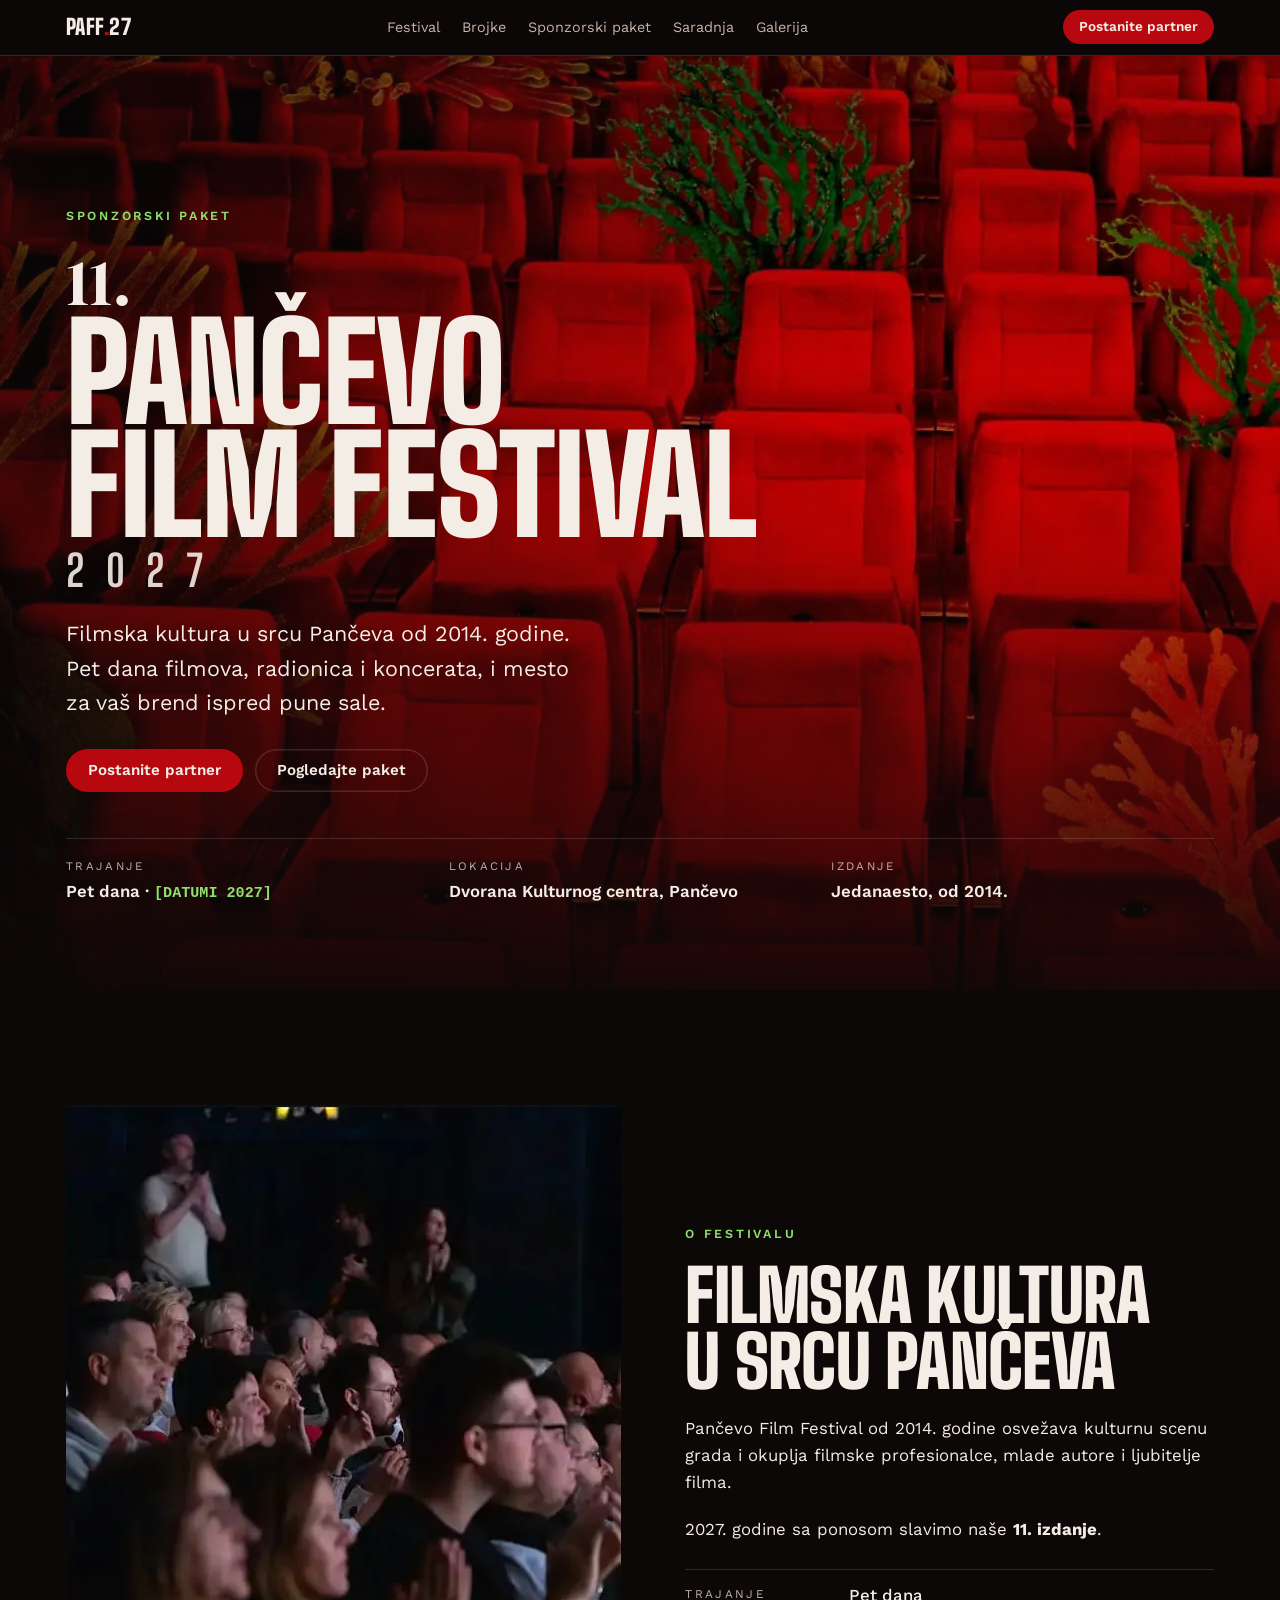
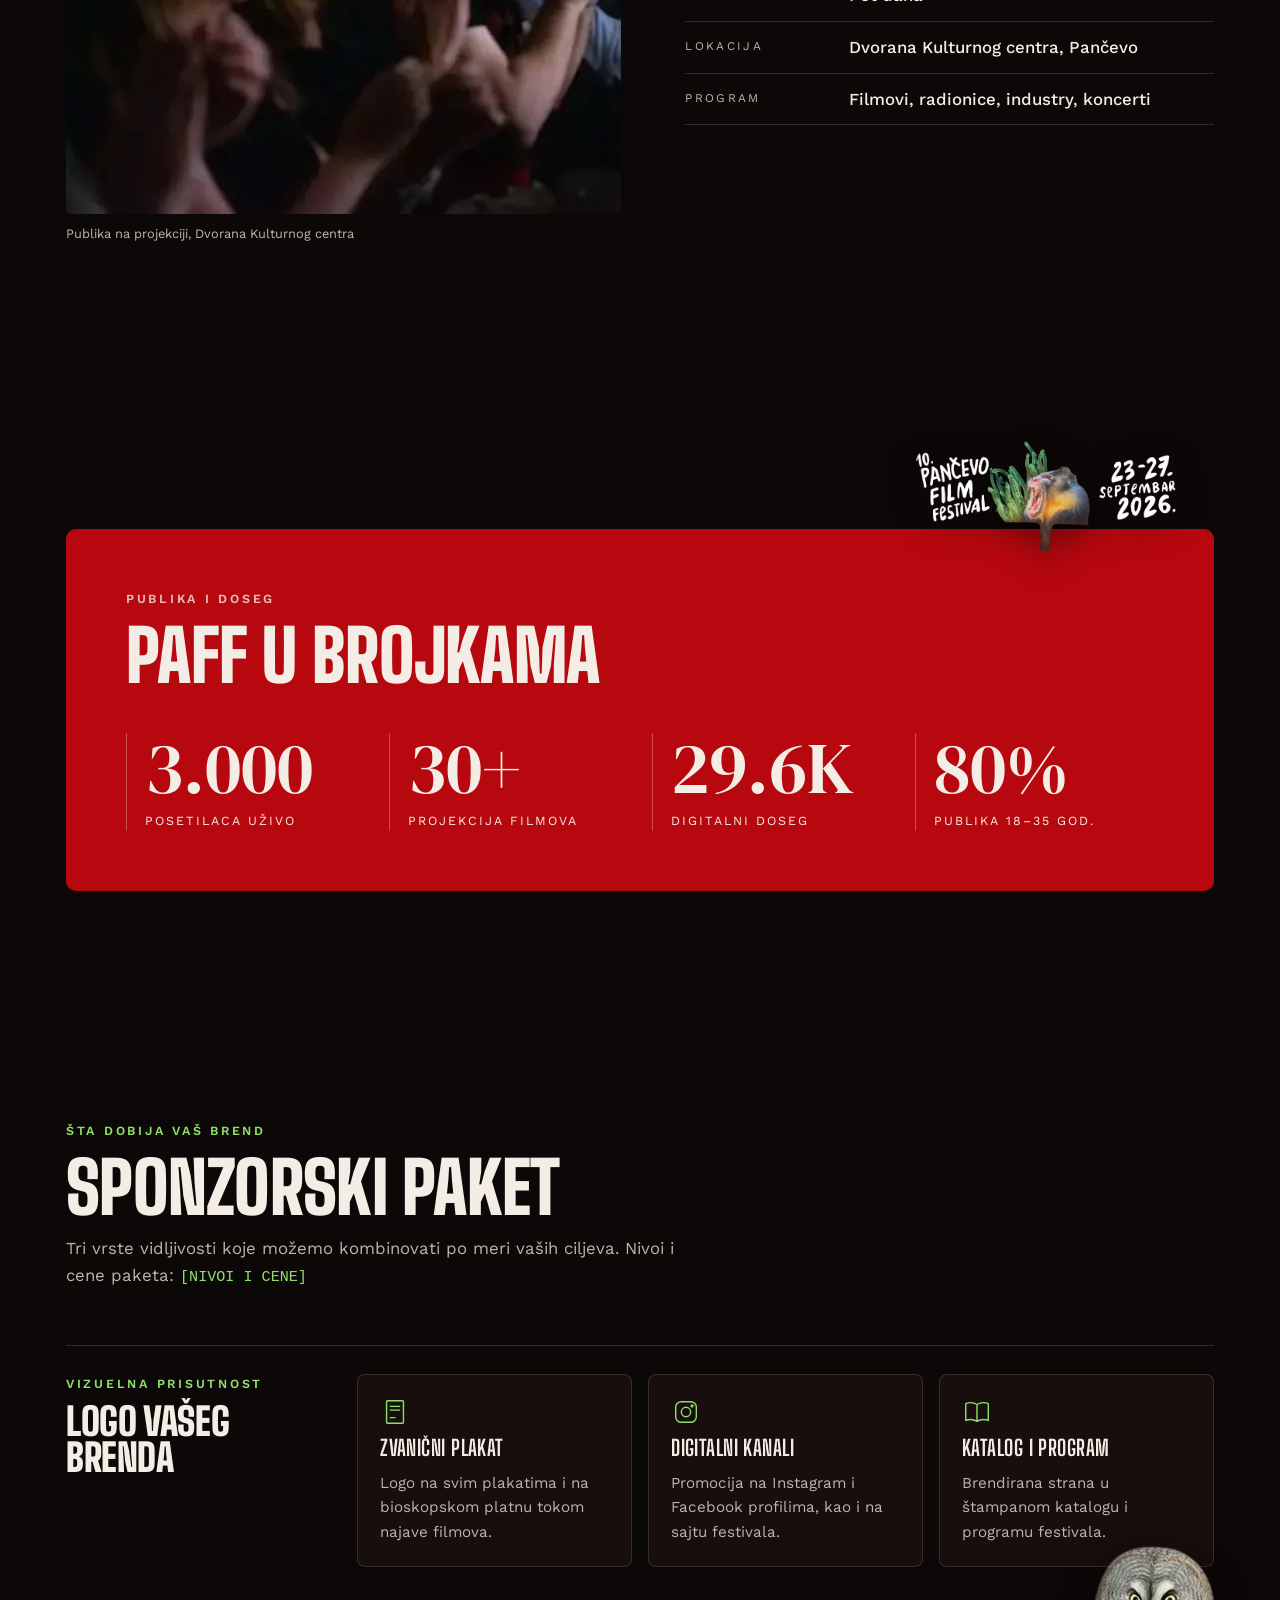
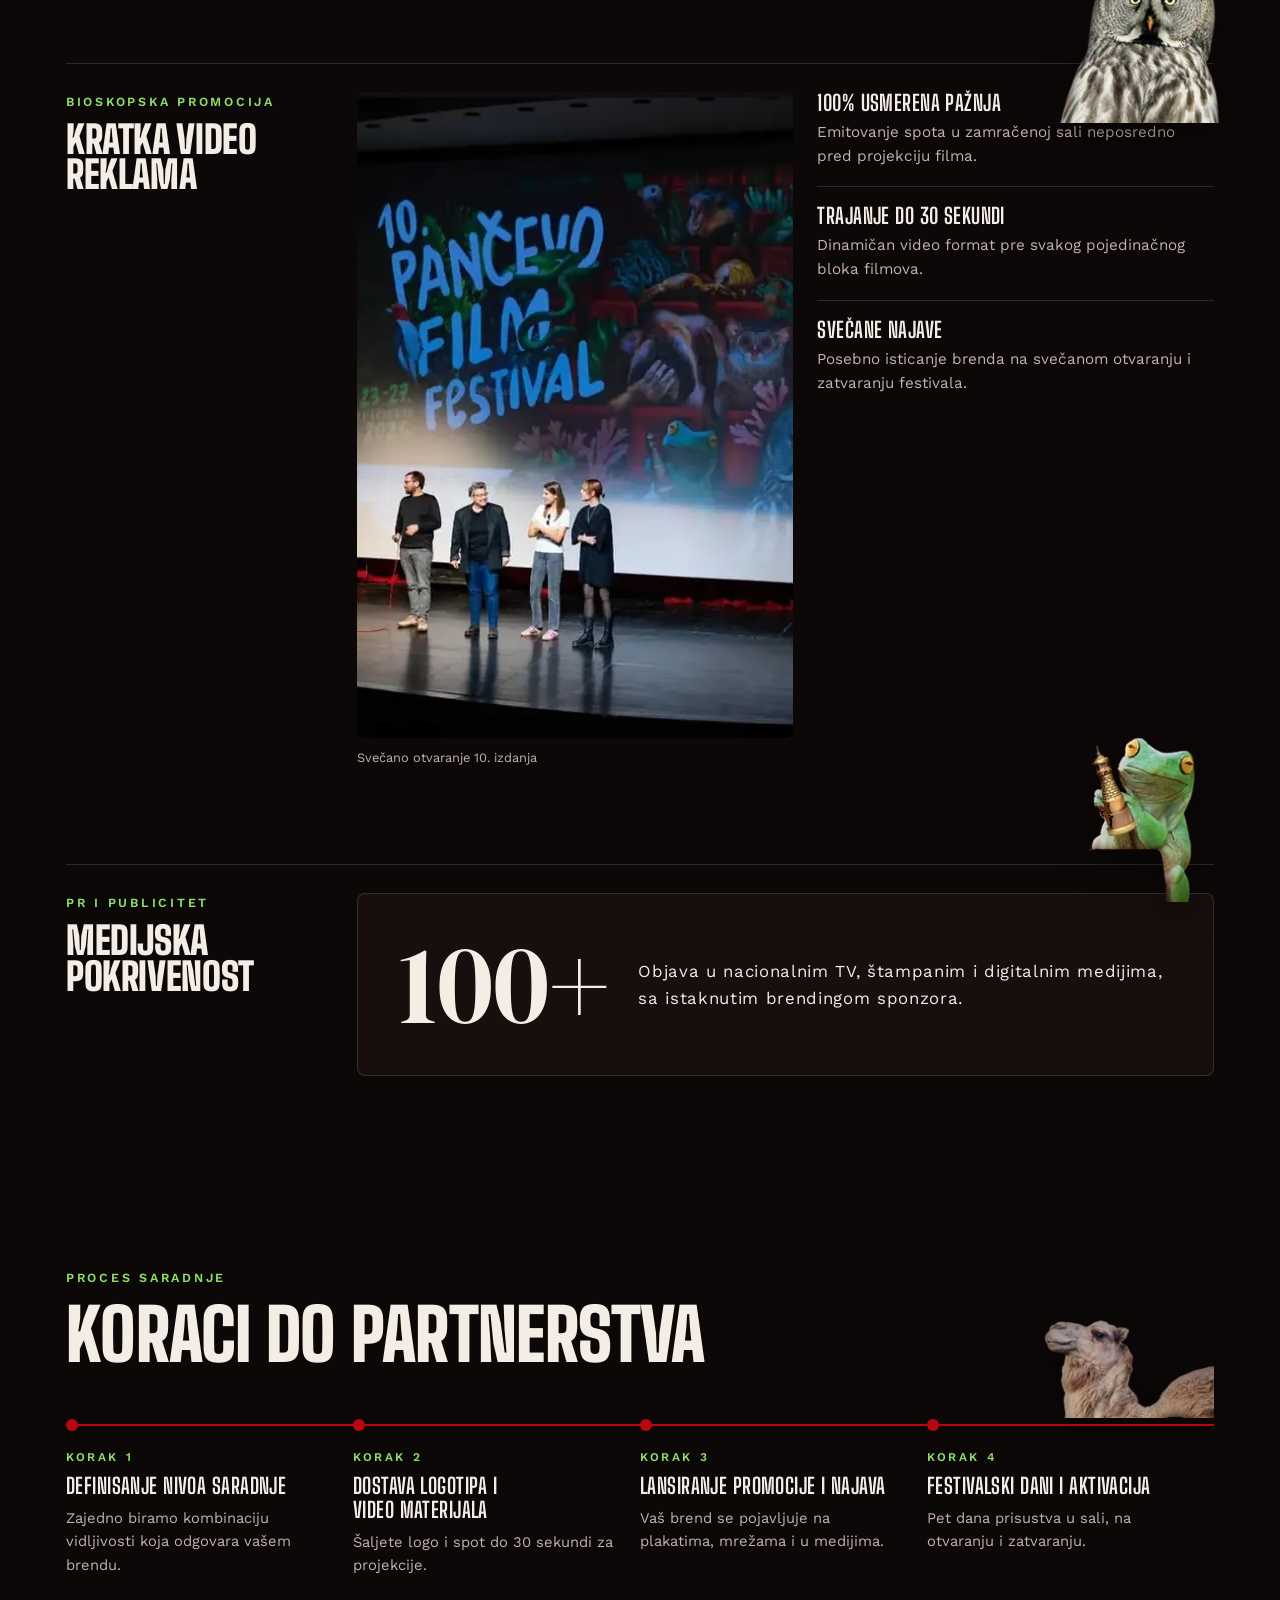
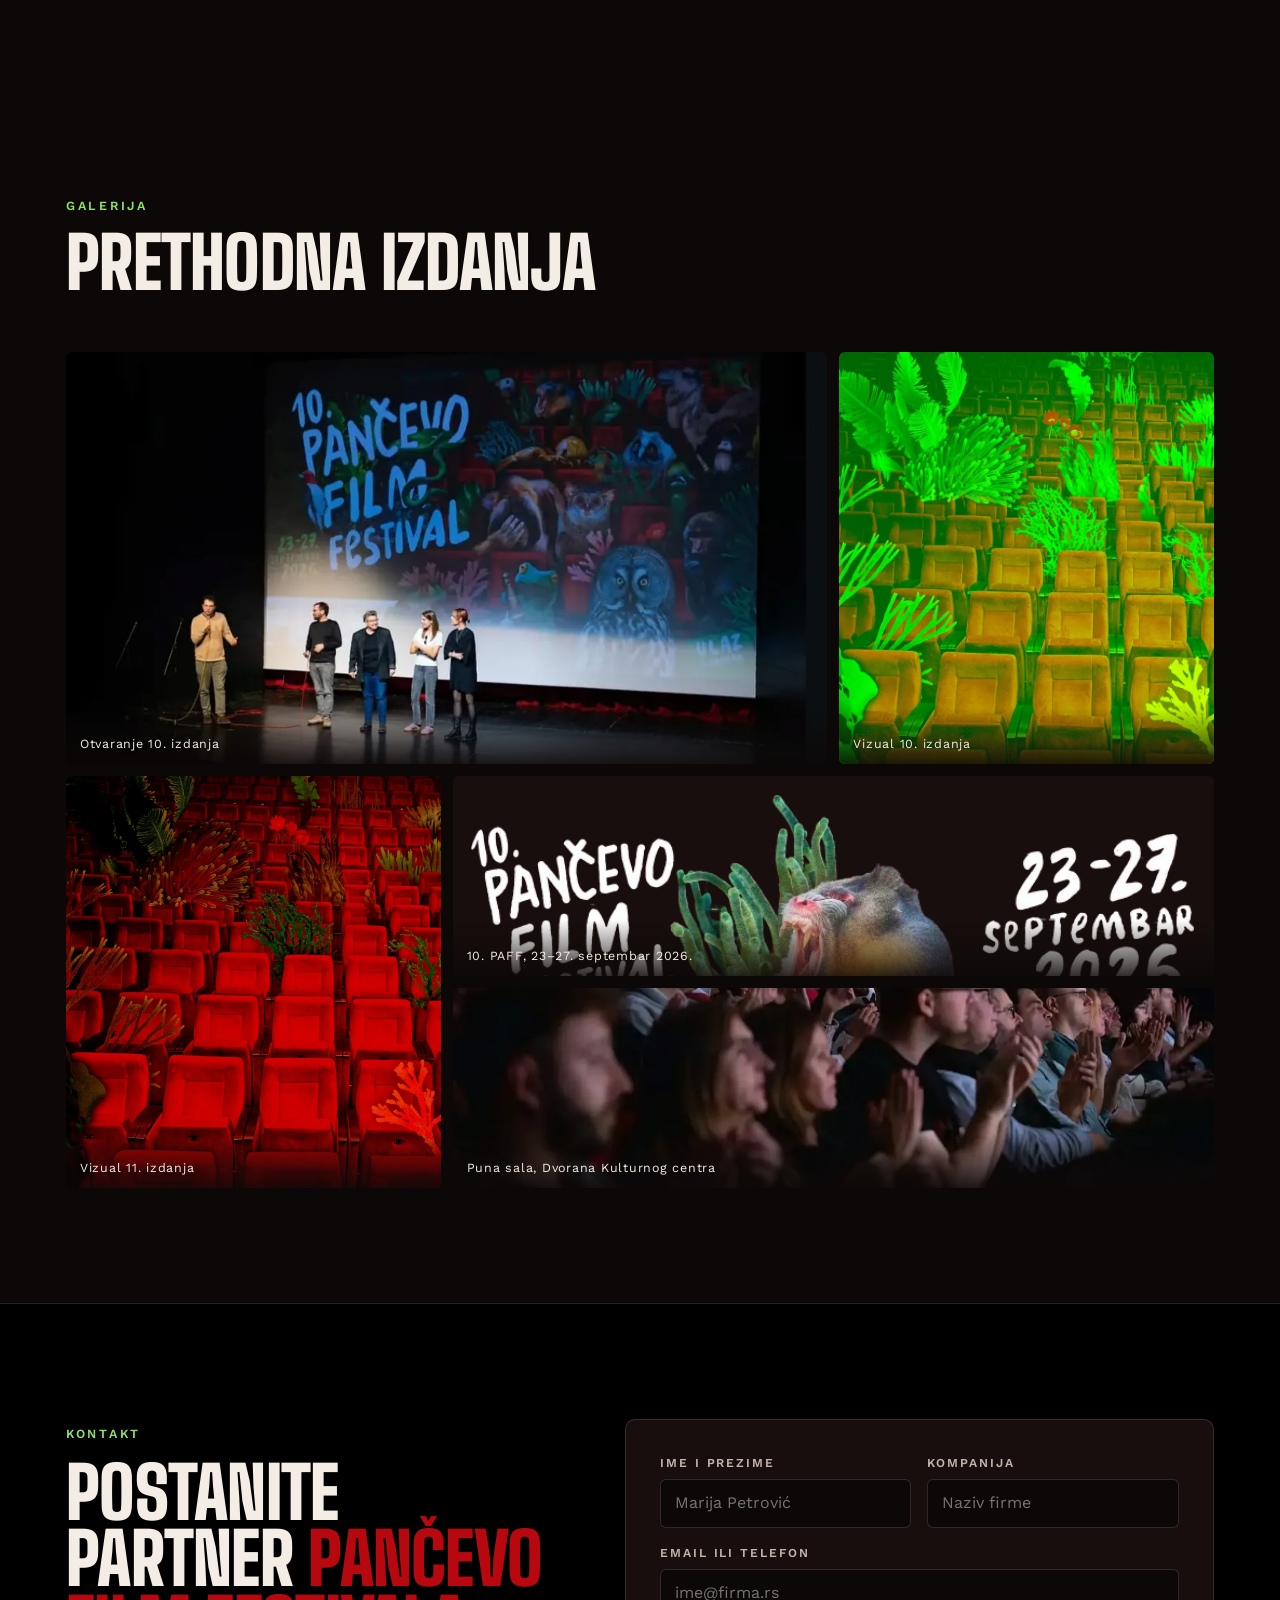
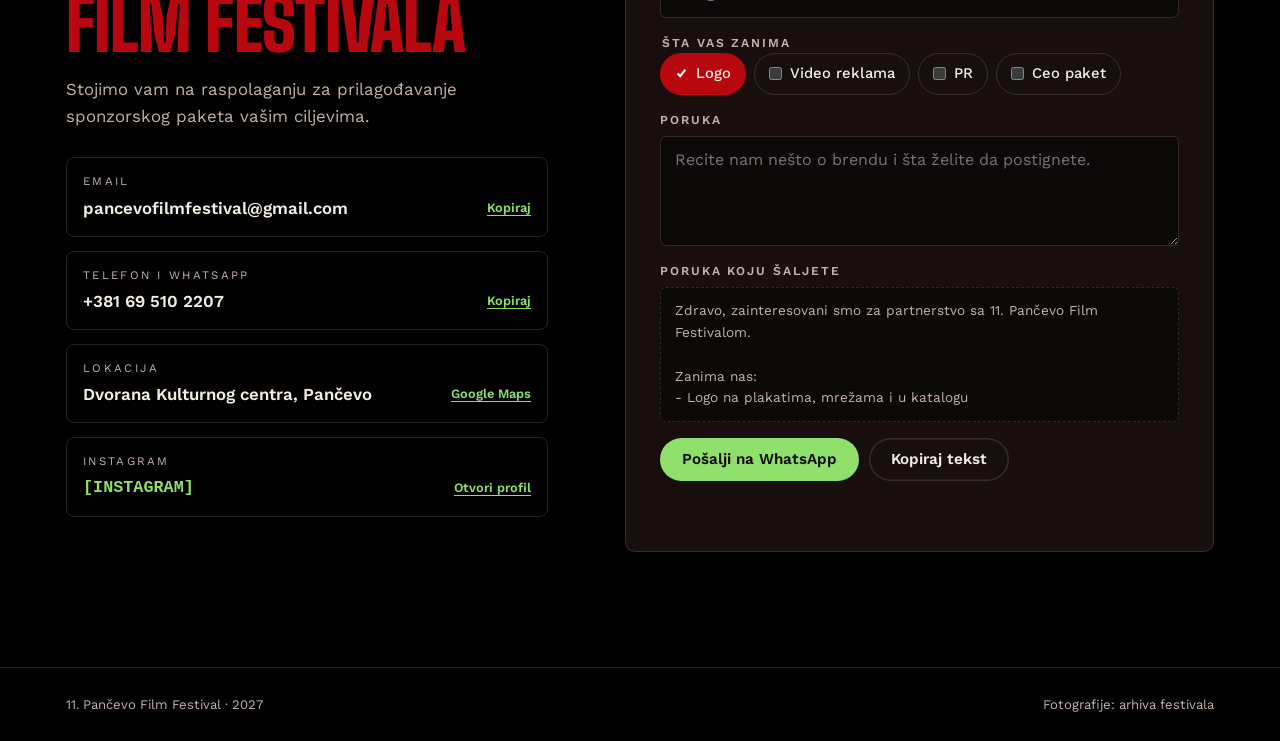
<file: pancevo-film-festival/index.html>
<!doctype html>
<html lang="sr">
<head>
<meta charset="utf-8">
<meta name="viewport" content="width=device-width, initial-scale=1, viewport-fit=cover">
<title>11. Pančevo Film Festival</title>
<meta name="description" content="Sponzorski paket 11. Pančevo Film Festivala 2027. Postanite partner festivala.">
<link rel="preconnect" href="https://fonts.googleapis.com">
<link rel="preconnect" href="https://fonts.gstatic.com" crossorigin>
<link rel="stylesheet" href="https://fonts.googleapis.com/css2?family=Big+Shoulders+Display:wght@700;900&family=DM+Serif+Display&family=Work+Sans:wght@400;500;600&display=swap">
<style>
/* Layout: a night at the cinema. Red velvet hall in the hero, then black "screens" (sections) with the festival's animals peeking over their edges, like in the deck. One deliberate dark look. */
:root {
  --ink: #0d0808;
  --ink-2: #170e0d;
  --velvet: #b8080f;
  --velvet-deep: #6a0408;
  --bone: #f4ede5;
  --muted: #c4b3ab;
  --moss: #8ee06a;
  --line: rgba(244, 237, 229, .14);
  --display: "Big Shoulders Display", "Arial Narrow", "Helvetica Neue", sans-serif;
  --numeral: "DM Serif Display", Georgia, "Times New Roman", serif;
  --body: "Work Sans", "Helvetica Neue", Arial, sans-serif;
  --step-0: clamp(.95rem, .9rem + .2vw, 1.05rem);
  --step-1: clamp(1.15rem, 1.05rem + .4vw, 1.35rem);
  --step-2: clamp(1.6rem, 1.3rem + 1.4vw, 2.4rem);
  --step-3: clamp(2.4rem, 1.6rem + 3.6vw, 4.6rem);
  --step-4: clamp(3.6rem, 2rem + 8vw, 9rem);
  --wrap: 1180px;
  color-scheme: dark;
}
* { box-sizing: border-box; }
html { scroll-behavior: smooth; }
@media (prefers-reduced-motion: reduce) { html { scroll-behavior: auto; } *, *::before, *::after { animation: none !important; transition: none !important; } }
body { margin: 0; background: var(--ink); color: var(--bone); font-family: var(--body); font-size: var(--step-0); line-height: 1.6; overflow-x: hidden; }
img { max-width: 100%; display: block; }
a { color: inherit; }
:focus-visible { outline: 3px solid var(--moss); outline-offset: 3px; border-radius: 4px; }
.wrap { max-width: var(--wrap); margin-inline: auto; padding-left: max(16px, env(safe-area-inset-left, 0px)); padding-right: max(16px, env(safe-area-inset-right, 0px)); }
h1, h2, h3 { font-family: var(--display); font-weight: 900; line-height: .92; letter-spacing: -.01em; text-transform: uppercase; text-wrap: balance; margin: 0; }
h2 { font-size: var(--step-3); }
h3 { font-size: var(--step-1); font-weight: 700; letter-spacing: .02em; line-height: 1.1; }
p { margin: 0; max-width: 62ch; }
.eyebrow { font-size: .78rem; font-weight: 600; letter-spacing: .22em; text-transform: uppercase; color: var(--moss); }

/* top bar */
.bar { position: sticky; top: env(safe-area-inset-top, 0px); z-index: 20; background: rgba(13, 8, 8, .82); backdrop-filter: blur(10px); -webkit-backdrop-filter: blur(10px); border-bottom: 1px solid var(--line); }
body::before { content: ""; position: fixed; inset: 0 0 auto; height: env(safe-area-inset-top, 0px); z-index: 30; background: var(--ink); }
.bar .wrap { display: flex; align-items: center; justify-content: space-between; gap: 16px; padding-block: 10px; }
.brand { font-family: var(--display); font-weight: 900; font-size: 1.35rem; text-transform: uppercase; text-decoration: none; letter-spacing: .02em; }
.brand span { color: var(--velvet); }
.bar nav { display: flex; gap: 22px; font-size: .9rem; }
.bar nav a { text-decoration: none; color: var(--muted); }
.bar nav a:hover { color: var(--bone); }
.btn { display: inline-flex; align-items: center; justify-content: center; gap: 8px; font: 600 .95rem/1 var(--body); padding: 14px 22px; border-radius: 999px; border: 0; cursor: pointer; text-decoration: none; transition: transform .15s ease, background .15s ease; }
.btn:hover { transform: translateY(-1px); }
.btn-red { background: var(--velvet); color: var(--bone); }
.btn-red:hover { background: #d10a12; }
.btn-ghost { background: transparent; color: var(--bone); box-shadow: inset 0 0 0 1.5px var(--line); }
.btn-ghost:hover { box-shadow: inset 0 0 0 1.5px var(--bone); }
.btn-moss { background: var(--moss); color: var(--ink); }
.bar .btn { padding: 10px 16px; font-size: .85rem; }
@media (max-width: 760px) { .bar nav { display: none; } }

/* hero */
.hero { position: relative; isolation: isolate; overflow: hidden; background: var(--velvet-deep); }
.hero-bg { position: absolute; inset: 0; z-index: -2; width: 100%; height: 100%; object-fit: cover; object-position: center 70%; }
.hero::after { content: ""; position: absolute; inset: 0; z-index: -1; background: linear-gradient(180deg, rgba(13,8,8,.15) 0%, rgba(13,8,8,.05) 45%, rgba(13,8,8,.92) 100%), linear-gradient(90deg, rgba(13,8,8,.55), transparent 65%); }
.hero .wrap { padding-block: clamp(72px, 12vw, 150px) clamp(36px, 6vw, 64px); display: grid; gap: 28px; }
.hero h1 { font-size: var(--step-4); line-height: .84; }
.hero h1 .num { display: block; font-family: var(--numeral); font-weight: 400; text-transform: none; font-size: .5em; color: var(--bone); letter-spacing: 0; margin-bottom: .1em; }
.hero h1 .year { display: block; font-size: .32em; letter-spacing: .5em; font-weight: 700; margin-top: .25em; color: var(--bone); opacity: .9; }
.hero-lead { font-size: var(--step-1); max-width: 40ch; color: var(--bone); }
.hero-actions { display: flex; flex-wrap: wrap; gap: 12px; }
.facts { display: grid; grid-template-columns: repeat(3, minmax(0, 1fr)); border-top: 1px solid var(--line); margin-top: 18px; }
.facts div { padding: 18px 18px 4px 0; display: grid; gap: 2px; }
.facts dt { font-size: .72rem; letter-spacing: .2em; text-transform: uppercase; color: var(--muted); }
.facts dd { margin: 0; font-weight: 600; }
@media (max-width: 620px) { .facts { grid-template-columns: 1fr; } .facts div { padding: 12px 0 0; } }

section { position: relative; }
.sec { padding-block: clamp(64px, 9vw, 120px); }
.sec-head { display: grid; gap: 14px; margin-bottom: clamp(32px, 5vw, 56px); }

/* about */
.about { display: grid; grid-template-columns: minmax(0, 1.05fr) minmax(0, 1fr); gap: clamp(28px, 5vw, 64px); align-items: center; }
.about figure { margin: 0; position: relative; }
.about figure img { border-radius: 6px; aspect-ratio: 4 / 3; object-fit: cover; width: 100%; }
.about figcaption, .shot figcaption { font-size: .8rem; color: var(--muted); margin-top: 10px; }
.about .text { display: grid; gap: 20px; }
.about .text p strong { color: var(--bone); }
.spec { display: grid; gap: 0; border-top: 1px solid var(--line); margin: 6px 0 0; }
.spec div { display: grid; grid-template-columns: 9.5rem minmax(0, 1fr); gap: 12px; padding: 12px 0; border-bottom: 1px solid var(--line); }
.spec dt { font-size: .74rem; letter-spacing: .2em; text-transform: uppercase; color: var(--muted); padding-top: 3px; }
.spec dd { margin: 0; font-weight: 500; }
@media (max-width: 820px) { .about { grid-template-columns: 1fr; } }
@media (max-width: 420px) { .spec div { grid-template-columns: 1fr; gap: 2px; } }

/* numbers: a red velvet screen */
.screen { background: var(--velvet); border-radius: 10px; padding: clamp(28px, 5vw, 60px); position: relative; }
.stats { display: grid; grid-template-columns: repeat(4, minmax(0, 1fr)); gap: 24px; }
.stat { display: grid; gap: 6px; border-left: 1px solid rgba(244,237,229,.3); padding-left: 18px; }
.stat b { font-family: var(--numeral); font-weight: 400; font-size: var(--step-3); line-height: 1; font-variant-numeric: tabular-nums; }
.stat span { font-size: .78rem; letter-spacing: .16em; text-transform: uppercase; }
.peek { position: absolute; pointer-events: none; filter: drop-shadow(0 10px 18px rgba(0,0,0,.45)); }
.peek-mandrill { width: clamp(150px, 22vw, 260px); right: clamp(8px, 3vw, 40px); bottom: calc(100% - 22px); }
@media (max-width: 820px) { .stats { grid-template-columns: repeat(2, minmax(0, 1fr)); row-gap: 32px; } }
@media (max-width: 380px) { .stats { grid-template-columns: 1fr; } }

/* benefits */
.offer { display: grid; gap: clamp(56px, 8vw, 96px); }
.offer-block { display: grid; grid-template-columns: minmax(0, 15rem) minmax(0, 1fr); gap: clamp(20px, 4vw, 56px); padding-top: 28px; border-top: 1px solid var(--line); position: relative; }
.offer-block > header { display: grid; gap: 10px; align-content: start; }
.offer-block > header h2 { font-size: var(--step-2); }
.cards { display: grid; grid-template-columns: repeat(3, minmax(0, 1fr)); gap: 16px; }
.card { background: var(--ink-2); border: 1px solid var(--line); border-radius: 8px; padding: 22px; display: grid; gap: 10px; align-content: start; }
.card p { color: var(--muted); font-size: .95rem; }
.card svg { width: 30px; height: 30px; stroke: var(--moss); fill: none; stroke-width: 1.5; stroke-linecap: round; stroke-linejoin: round; }
.video { display: grid; grid-template-columns: minmax(0, 1.1fr) minmax(0, 1fr); gap: 24px; align-items: start; }
.video figure { margin: 0; }
.video figure img { border-radius: 6px; width: 100%; aspect-ratio: 3 / 2; object-fit: cover; }
.points { display: grid; gap: 18px; }
.points div { display: grid; gap: 4px; padding-bottom: 18px; border-bottom: 1px solid var(--line); }
.points div:last-child { border-bottom: 0; }
.points p { color: var(--muted); font-size: .95rem; }
.peek-owl { width: clamp(110px, 13vw, 160px); right: -6px; top: -118px; }
.pr { display: grid; grid-template-columns: auto minmax(0, 1fr); gap: 28px; align-items: center; background: var(--ink-2); border: 1px solid var(--line); border-radius: 8px; padding: clamp(22px, 4vw, 40px); position: relative; }
.pr b { font-family: var(--numeral); font-weight: 400; font-size: clamp(4rem, 3rem + 5vw, 7.5rem); line-height: .9; color: var(--bone); }
.pr p { letter-spacing: .04em; }
.peek-frog { width: clamp(84px, 9vw, 120px); right: 18px; bottom: calc(100% - 8px); }
@media (max-width: 900px) { .offer-block { grid-template-columns: 1fr; } .cards { grid-template-columns: 1fr; } .video { grid-template-columns: 1fr; } .peek-owl { top: -96px; } }
@media (max-width: 520px) { .pr { grid-template-columns: 1fr; gap: 12px; } }

/* process: a real sequence, so it is numbered */
.steps { list-style: none; margin: 0; padding: 0; display: grid; grid-template-columns: repeat(4, minmax(0, 1fr)); gap: 0; counter-reset: s; position: relative; }
.steps li { counter-increment: s; padding: 22px 22px 26px 0; border-top: 2px solid var(--velvet); display: grid; gap: 8px; align-content: start; position: relative; }
.steps li::before { content: "Korak " counter(s); font-size: .74rem; letter-spacing: .22em; text-transform: uppercase; color: var(--moss); font-weight: 600; }
.steps li::after { content: ""; position: absolute; top: -7px; left: 0; width: 12px; height: 12px; border-radius: 50%; background: var(--velvet); }
.steps h3 { font-size: var(--step-1); }
.steps p { color: var(--muted); font-size: .92rem; }
.peek-camel { width: clamp(120px, 14vw, 170px); right: 0; bottom: calc(100% + 6px); }
@media (max-width: 860px) { .steps { grid-template-columns: repeat(2, minmax(0, 1fr)); row-gap: 8px; } }
@media (max-width: 460px) { .steps { grid-template-columns: 1fr; } }

/* gallery */
.gallery { display: grid; grid-template-columns: repeat(6, minmax(0, 1fr)); grid-auto-rows: clamp(120px, 16vw, 200px); gap: 12px; }
.gallery figure { margin: 0; position: relative; overflow: hidden; border-radius: 6px; background: var(--ink-2); }
.gallery img { width: 100%; height: 100%; object-fit: cover; transition: transform .5s ease; }
.gallery figure:hover img { transform: scale(1.04); }
.gallery figcaption { position: absolute; left: 0; right: 0; bottom: 0; padding: 26px 14px 10px; font-size: .78rem; letter-spacing: .06em; background: linear-gradient(transparent, rgba(13,8,8,.85)); }
.g1 { grid-column: span 4; grid-row: span 2; }
.g2 { grid-column: span 2; grid-row: span 2; }
.g3 { grid-column: span 2; grid-row: span 2; }
.g4 { grid-column: span 4; grid-row: span 1; display: grid; place-items: center; padding: 18px; }
.g4 img { object-fit: contain; height: auto; max-height: 100%; }
.g4:hover img { transform: none; }
.g5 { grid-column: span 4; grid-row: span 1; }
.g5 img { object-position: center 75%; }
@media (max-width: 760px) {
  .gallery { grid-template-columns: repeat(2, minmax(0, 1fr)); grid-auto-rows: 150px; }
  .g1, .g4, .g5 { grid-column: span 2; }
  .g1 { grid-row: span 2; }
  .g2, .g3 { grid-column: span 1; grid-row: span 2; }
}

/* contact */
.contact { background: #000; border-top: 1px solid var(--line); }
.contact-grid { display: grid; grid-template-columns: minmax(0, .9fr) minmax(0, 1.1fr); gap: clamp(32px, 6vw, 80px); }
.contact h2 { font-size: var(--step-3); }
.contact h2 em { font-style: normal; color: var(--velvet); }
.lines { display: grid; gap: 14px; margin-top: 28px; }
.line { display: grid; gap: 4px; padding: 14px 16px; border: 1px solid var(--line); border-radius: 8px; }
.line small { font-size: .72rem; letter-spacing: .2em; text-transform: uppercase; color: var(--muted); }
.line .row { display: flex; flex-wrap: wrap; align-items: center; justify-content: space-between; gap: 8px 14px; }
.line .val { font-weight: 600; font-size: 1.05rem; user-select: all; overflow-wrap: anywhere; min-width: 0; }
.line .row a, .copy { font: 600 .8rem/1 var(--body); color: var(--moss); background: none; border: 0; padding: 6px 0; cursor: pointer; text-decoration: underline; text-underline-offset: 3px; }
.ph { color: var(--moss); font-family: ui-monospace, Menlo, monospace; font-size: .9em; }
form { display: grid; gap: 16px; background: var(--ink-2); border: 1px solid var(--line); border-radius: 10px; padding: clamp(20px, 4vw, 34px); }
.f2 { display: grid; grid-template-columns: repeat(2, minmax(0, 1fr)); gap: 16px; }
label, legend { font-size: .76rem; letter-spacing: .16em; text-transform: uppercase; color: var(--muted); font-weight: 600; }
.field { display: grid; gap: 6px; }
input[type=text], input[type=email], input[type=tel], textarea { width: 100%; font: 400 1rem/1.4 var(--body); color: var(--bone); background: var(--ink); border: 1px solid var(--line); border-radius: 6px; padding: 12px 14px; }
input:focus, textarea:focus { outline: 2px solid var(--moss); outline-offset: 1px; border-color: transparent; }
textarea { min-height: 110px; resize: vertical; }
fieldset { border: 0; padding: 0; margin: 0; display: grid; gap: 10px; }
.chips { display: flex; flex-wrap: wrap; gap: 8px; }
.chips label { text-transform: none; letter-spacing: 0; font-size: .92rem; font-weight: 500; color: var(--bone); display: inline-flex; align-items: center; gap: 8px; padding: 8px 14px; border: 1px solid var(--line); border-radius: 999px; cursor: pointer; }
.chips input { accent-color: var(--velvet); margin: 0; }
.chips label:has(input:checked) { background: var(--velvet); border-color: var(--velvet); }
.form-actions { display: flex; flex-wrap: wrap; gap: 10px; align-items: center; }
.status { font-size: .88rem; color: var(--moss); min-height: 1.4em; }
.preview { font-size: .85rem; color: var(--muted); white-space: pre-wrap; background: var(--ink); border: 1px dashed var(--line); border-radius: 6px; padding: 12px 14px; max-height: 160px; overflow: auto; }
@media (max-width: 860px) { .contact-grid { grid-template-columns: 1fr; } }
@media (max-width: 520px) { .f2 { grid-template-columns: 1fr; } }

footer { background: #000; border-top: 1px solid var(--line); }
footer .wrap { padding-block: 26px; display: flex; flex-wrap: wrap; justify-content: space-between; gap: 10px; font-size: .82rem; color: var(--muted); }

@keyframes rise { from { transform: translateY(18px); opacity: .001; } to { transform: none; opacity: 1; } }
.hero h1, .hero-lead, .hero-actions { animation: rise .8s cubic-bezier(.2,.7,.2,1) both; }
.hero-lead { animation-delay: .12s; }
.hero-actions { animation-delay: .22s; }
</style>
</head>
<body>
<header class="bar">
  <div class="wrap">
    <a class="brand" href="#top">PAFF<span>.</span>27</a>
    <nav aria-label="Glavna navigacija">
      <a href="#festival">Festival</a>
      <a href="#brojke">Brojke</a>
      <a href="#paket">Sponzorski paket</a>
      <a href="#saradnja">Saradnja</a>
      <a href="#galerija">Galerija</a>
    </nav>
    <a class="btn btn-red" href="#partner">Postanite partner</a>
  </div>
</header>

<main id="top">
  <section class="hero">
    <img class="hero-bg" src="img/sala-crvena.webp" alt="Crvena bioskopska sala sa koralima i biljkama, motiv festivala" fetchpriority="high">
    <div class="wrap">
      <span class="eyebrow">Sponzorski paket</span>
      <h1><span class="num">11.</span>Pančevo<br>Film Festival<span class="year">2027</span></h1>
      <p class="hero-lead">Filmska kultura u srcu Pančeva od 2014. godine. Pet dana filmova, radionica i koncerata, i mesto za vaš brend ispred pune sale.</p>
      <div class="hero-actions">
        <a class="btn btn-red" href="#partner">Postanite partner</a>
        <a class="btn btn-ghost" href="#paket">Pogledajte paket</a>
      </div>
      <dl class="facts">
        <div><dt>Trajanje</dt><dd>Pet dana · <span class="ph">[DATUMI 2027]</span></dd></div>
        <div><dt>Lokacija</dt><dd>Dvorana Kulturnog centra, Pančevo</dd></div>
        <div><dt>Izdanje</dt><dd>Jedanaesto, od 2014.</dd></div>
      </dl>
    </div>
  </section>

  <section id="festival" class="sec">
    <div class="wrap about">
      <figure>
        <img src="img/publika.webp" alt="Publika u sali tokom projekcije na Pančevo Film Festivalu" loading="lazy" width="1080" height="709">
        <figcaption>Publika na projekciji, Dvorana Kulturnog centra</figcaption>
      </figure>
      <div class="text">
        <span class="eyebrow">O festivalu</span>
        <h2>Filmska kultura u srcu Pančeva</h2>
        <p>Pančevo Film Festival od 2014. godine osvežava kulturnu scenu grada i okuplja filmske profesionalce, mlade autore i ljubitelje filma.</p>
        <p>2027. godine sa ponosom slavimo naše <strong>11. izdanje</strong>.</p>
        <dl class="spec">
          <div><dt>Trajanje</dt><dd>Pet dana</dd></div>
          <div><dt>Lokacija</dt><dd>Dvorana Kulturnog centra, Pančevo</dd></div>
          <div><dt>Program</dt><dd>Filmovi, radionice, industry, koncerti</dd></div>
        </dl>
      </div>
    </div>
  </section>

  <section id="brojke" class="sec" style="padding-top: clamp(110px, 14vw, 170px)">
    <div class="wrap">
      <div class="screen">
        <img class="peek peek-mandrill" src="img/logo-10-izdanje.webp" alt="" loading="lazy">
        <div class="sec-head" style="margin-bottom: clamp(28px, 4vw, 44px)">
          <span class="eyebrow" style="color: var(--bone); opacity: .8">Publika i doseg</span>
          <h2>PAFF u brojkama</h2>
        </div>
        <div class="stats">
          <div class="stat"><b>3.000</b><span>posetilaca uživo</span></div>
          <div class="stat"><b>30+</b><span>projekcija filmova</span></div>
          <div class="stat"><b>29.6K</b><span>digitalni doseg</span></div>
          <div class="stat"><b>80%</b><span>publika 18–35 god.</span></div>
        </div>
      </div>
    </div>
  </section>

  <section id="paket" class="sec">
    <div class="wrap">
      <div class="sec-head">
        <span class="eyebrow">Šta dobija vaš brend</span>
        <h2>Sponzorski paket</h2>
        <p style="color: var(--muted)">Tri vrste vidljivosti koje možemo kombinovati po meri vaših ciljeva. Nivoi i cene paketa: <span class="ph">[NIVOI I CENE]</span></p>
      </div>

      <div class="offer">
        <article class="offer-block">
          <header>
            <span class="eyebrow">Vizuelna prisutnost</span>
            <h2>Logo vašeg brenda</h2>
          </header>
          <div class="cards">
            <div class="card">
              <svg viewBox="0 0 32 32" aria-hidden="true"><rect x="7" y="4" width="18" height="24" rx="1"/><path d="M11 10h10M11 14h10M11 22h5"/></svg>
              <h3>Zvanični plakat</h3>
              <p>Logo na svim plakatima i na bioskopskom platnu tokom najave filmova.</p>
            </div>
            <div class="card">
              <svg viewBox="0 0 32 32" aria-hidden="true"><rect x="5" y="5" width="22" height="22" rx="6"/><circle cx="16" cy="16" r="5"/><circle cx="22.5" cy="9.5" r="1"/></svg>
              <h3>Digitalni kanali</h3>
              <p>Promocija na Instagram i Facebook profilima, kao i na sajtu festivala.</p>
            </div>
            <div class="card">
              <svg viewBox="0 0 32 32" aria-hidden="true"><path d="M4 7c4-1.5 8-1.5 12 1v18c-4-2.5-8-2.5-12-1zM28 7c-4-1.5-8-1.5-12 1v18c4-2.5 8-2.5 12-1z"/></svg>
              <h3>Katalog i program</h3>
              <p>Brendirana strana u štampanom katalogu i programu festivala.</p>
            </div>
          </div>
        </article>

        <article class="offer-block">
          <img class="peek peek-owl" src="img/sova.webp" alt="" loading="lazy">
          <header>
            <span class="eyebrow">Bioskopska promocija</span>
            <h2>Kratka video reklama</h2>
          </header>
          <div class="video">
            <figure class="shot">
              <img src="img/bina.webp" alt="Ekipa festivala na bini ispred platna sa plakatom 10. Pančevo Film Festivala" loading="lazy" width="972" height="646">
              <figcaption>Svečano otvaranje 10. izdanja</figcaption>
            </figure>
            <div class="points">
              <div><h3>100% usmerena pažnja</h3><p>Emitovanje spota u zamračenoj sali neposredno pred projekciju filma.</p></div>
              <div><h3>Trajanje do 30 sekundi</h3><p>Dinamičan video format pre svakog pojedinačnog bloka filmova.</p></div>
              <div><h3>Svečane najave</h3><p>Posebno isticanje brenda na svečanom otvaranju i zatvaranju festivala.</p></div>
            </div>
          </div>
        </article>

        <article class="offer-block">
          <header>
            <span class="eyebrow">PR i publicitet</span>
            <h2>Medijska pokrivenost</h2>
          </header>
          <div class="pr">
            <img class="peek peek-frog" src="img/zaba.webp" alt="" loading="lazy">
            <b>100+</b>
            <p>Objava u nacionalnim TV, štampanim i digitalnim medijima, sa istaknutim brendingom sponzora.</p>
          </div>
        </article>
      </div>
    </div>
  </section>

  <section id="saradnja" class="sec" style="padding-top: clamp(40px, 6vw, 80px)">
    <div class="wrap">
      <div class="sec-head">
        <span class="eyebrow">Proces saradnje</span>
        <h2>Koraci do partnerstva</h2>
      </div>
      <div style="position: relative">
      <img class="peek peek-camel" src="img/kamila.webp" alt="" loading="lazy">
      <ol class="steps">
        <li><h3>Definisanje nivoa saradnje</h3><p>Zajedno biramo kombinaciju vidljivosti koja odgovara vašem brendu.</p></li>
        <li><h3>Dostava logotipa i video materijala</h3><p>Šaljete logo i spot do 30 sekundi za projekcije.</p></li>
        <li><h3>Lansiranje promocije i najava</h3><p>Vaš brend se pojavljuje na plakatima, mrežama i u medijima.</p></li>
        <li><h3>Festivalski dani i aktivacija</h3><p>Pet dana prisustva u sali, na otvaranju i zatvaranju.</p></li>
      </ol>
      </div>
    </div>
  </section>

  <section id="galerija" class="sec" style="padding-top: clamp(40px, 6vw, 80px)">
    <div class="wrap">
      <div class="sec-head">
        <span class="eyebrow">Galerija</span>
        <h2>Prethodna izdanja</h2>
      </div>
      <div class="gallery">
        <figure class="g1"><img src="img/bina.webp" alt="Bina i platno na otvaranju 10. Pančevo Film Festivala" loading="lazy"><figcaption>Otvaranje 10. izdanja</figcaption></figure>
        <figure class="g2"><img src="img/sala-zelena.webp" alt="Bioskopska sala obrasla zelenim biljkama, vizual 10. izdanja" loading="lazy"><figcaption>Vizual 10. izdanja</figcaption></figure>
        <figure class="g3"><img src="img/sala-crvena.webp" alt="Crvena bioskopska sala sa koralima, vizual 11. izdanja" loading="lazy"><figcaption>Vizual 11. izdanja</figcaption></figure>
        <figure class="g4"><img src="img/logo-10-izdanje.webp" alt="Logo 10. Pančevo Film Festivala, 23–27. septembar 2026." loading="lazy"><figcaption>10. PAFF, 23–27. septembar 2026.</figcaption></figure>
        <figure class="g5"><img src="img/publika.webp" alt="Publika u sali tokom projekcije" loading="lazy"><figcaption>Puna sala, Dvorana Kulturnog centra</figcaption></figure>
      </div>
    </div>
  </section>

  <section id="partner" class="contact sec">
    <div class="wrap contact-grid">
      <div>
        <span class="eyebrow">Kontakt</span>
        <h2 style="margin-top: 14px">Postanite partner <em>Pančevo Film Festivala</em></h2>
        <p style="margin-top: 18px; color: var(--muted)">Stojimo vam na raspolaganju za prilagođavanje sponzorskog paketa vašim ciljevima.</p>
        <div class="lines">
          <div class="line">
            <small>Email</small>
            <div class="row"><span class="val" id="mail">pancevofilmfestival@gmail.com</span><button class="copy" type="button" data-copy="pancevofilmfestival@gmail.com">Kopiraj</button></div>
          </div>
          <div class="line">
            <small>Telefon i WhatsApp</small>
            <div class="row"><span class="val">+381 69 510 2207</span><button class="copy" type="button" data-copy="+381695102207">Kopiraj</button></div>
          </div>
          <div class="line">
            <small>Lokacija</small>
            <div class="row"><span class="val">Dvorana Kulturnog centra, Pančevo</span><a href="https://www.google.com/maps/search/?api=1&query=Kulturni+centar+Pan%C4%8Devo" target="_blank" rel="noopener">Google Maps</a></div>
          </div>
          <div class="line">
            <small>Instagram</small>
            <div class="row"><span class="val ph">[INSTAGRAM]</span><a href="https://www.instagram.com/" target="_blank" rel="noopener">Otvori profil</a></div>
          </div>
        </div>
      </div>

      <form id="pf" novalidate>
        <div class="f2">
          <div class="field"><label for="f-name">Ime i prezime</label><input id="f-name" type="text" autocomplete="name" placeholder="Marija Petrović"></div>
          <div class="field"><label for="f-company">Kompanija</label><input id="f-company" type="text" autocomplete="organization" placeholder="Naziv firme"></div>
        </div>
        <div class="field"><label for="f-contact">Email ili telefon</label><input id="f-contact" type="text" autocomplete="email" placeholder="ime@firma.rs"></div>
        <fieldset>
          <legend>Šta vas zanima</legend>
          <div class="chips">
            <label><input type="checkbox" id="c-logo" value="Logo na plakatima, mrežama i u katalogu" checked> Logo</label>
            <label><input type="checkbox" id="c-video" value="Video reklama pre projekcija"> Video reklama</label>
            <label><input type="checkbox" id="c-pr" value="PR i medijska pokrivenost"> PR</label>
            <label><input type="checkbox" id="c-all" value="Ceo paket po meri"> Ceo paket</label>
          </div>
        </fieldset>
        <div class="field"><label for="f-msg">Poruka</label><textarea id="f-msg" placeholder="Recite nam nešto o brendu i šta želite da postignete."></textarea></div>
        <div class="field"><label>Poruka koju šaljete</label><div class="preview" id="preview" aria-live="polite"></div></div>
        <div class="form-actions">
          <a class="btn btn-moss" id="wa" href="https://wa.me/381695102207" target="_blank" rel="noopener">Pošalji na WhatsApp</a>
          <button class="btn btn-ghost" type="button" id="copy-msg">Kopiraj tekst</button>
        </div>
        <p class="status" id="status"></p>
      </form>
    </div>
  </section>
</main>

<footer>
  <div class="wrap">
    <span>11. Pančevo Film Festival · 2027</span>
    <span>Fotografije: arhiva festivala</span>
  </div>
</footer>

<script>
(function () {
  var $ = function (id) { return document.getElementById(id); };
  var phone = "381695102207";
  var ids = ["f-name", "f-company", "f-contact", "f-msg", "c-logo", "c-video", "c-pr", "c-all"];

  function build() {
    var name = $("f-name").value.trim();
    var company = $("f-company").value.trim();
    var contact = $("f-contact").value.trim();
    var msg = $("f-msg").value.trim();
    var wants = ["c-logo", "c-video", "c-pr", "c-all"].filter(function (id) { return $(id).checked; }).map(function (id) { return "- " + $(id).value; });
    var lines = ["Zdravo, zainteresovani smo za partnerstvo sa 11. Pančevo Film Festivalom."];
    if (name || company) lines.push("", (name ? name : "") + (name && company ? ", " : "") + (company ? company : ""));
    if (contact) lines.push("Kontakt: " + contact);
    if (wants.length) lines.push("", "Zanima nas:", wants.join("\n"));
    if (msg) lines.push("", msg);
    return lines.join("\n");
  }
  function refresh() {
    var text = build();
    $("preview").textContent = text;
    $("wa").href = "https://wa.me/" + phone + "?text=" + encodeURIComponent(text);
  }
  ids.forEach(function (id) { $(id).addEventListener("input", refresh); $(id).addEventListener("change", refresh); });
  $("pf").addEventListener("submit", function (e) { e.preventDefault(); });
  refresh();

  function copy(text, done) {
    var ok = function () { done(true); };
    var fail = function () { done(false); };
    try {
      if (navigator.clipboard && navigator.clipboard.writeText) navigator.clipboard.writeText(text).then(ok, fail);
      else fail();
    } catch (err) { fail(); }
  }
  function selectNode(node) {
    var r = document.createRange(); r.selectNodeContents(node);
    var s = window.getSelection(); s.removeAllRanges(); s.addRange(r);
  }
  $("copy-msg").addEventListener("click", function () {
    copy(build(), function (ok) {
      if (ok) $("status").textContent = "Tekst je kopiran. Nalepite ga u mejl na pancevofilmfestival@gmail.com.";
      else { selectNode($("preview")); $("status").textContent = "Tekst je označen. Kopirajte ga sa Cmd+C ili Ctrl+C."; }
    });
  });
  document.querySelectorAll(".copy").forEach(function (btn) {
    btn.addEventListener("click", function () {
      var label = btn.textContent;
      copy(btn.getAttribute("data-copy"), function (ok) {
        if (ok) { btn.textContent = "Kopirano"; setTimeout(function () { btn.textContent = label; }, 1600); }
        else selectNode(btn.previousElementSibling);
      });
    });
  });
})();
</script>
</body>
</html>
</file>
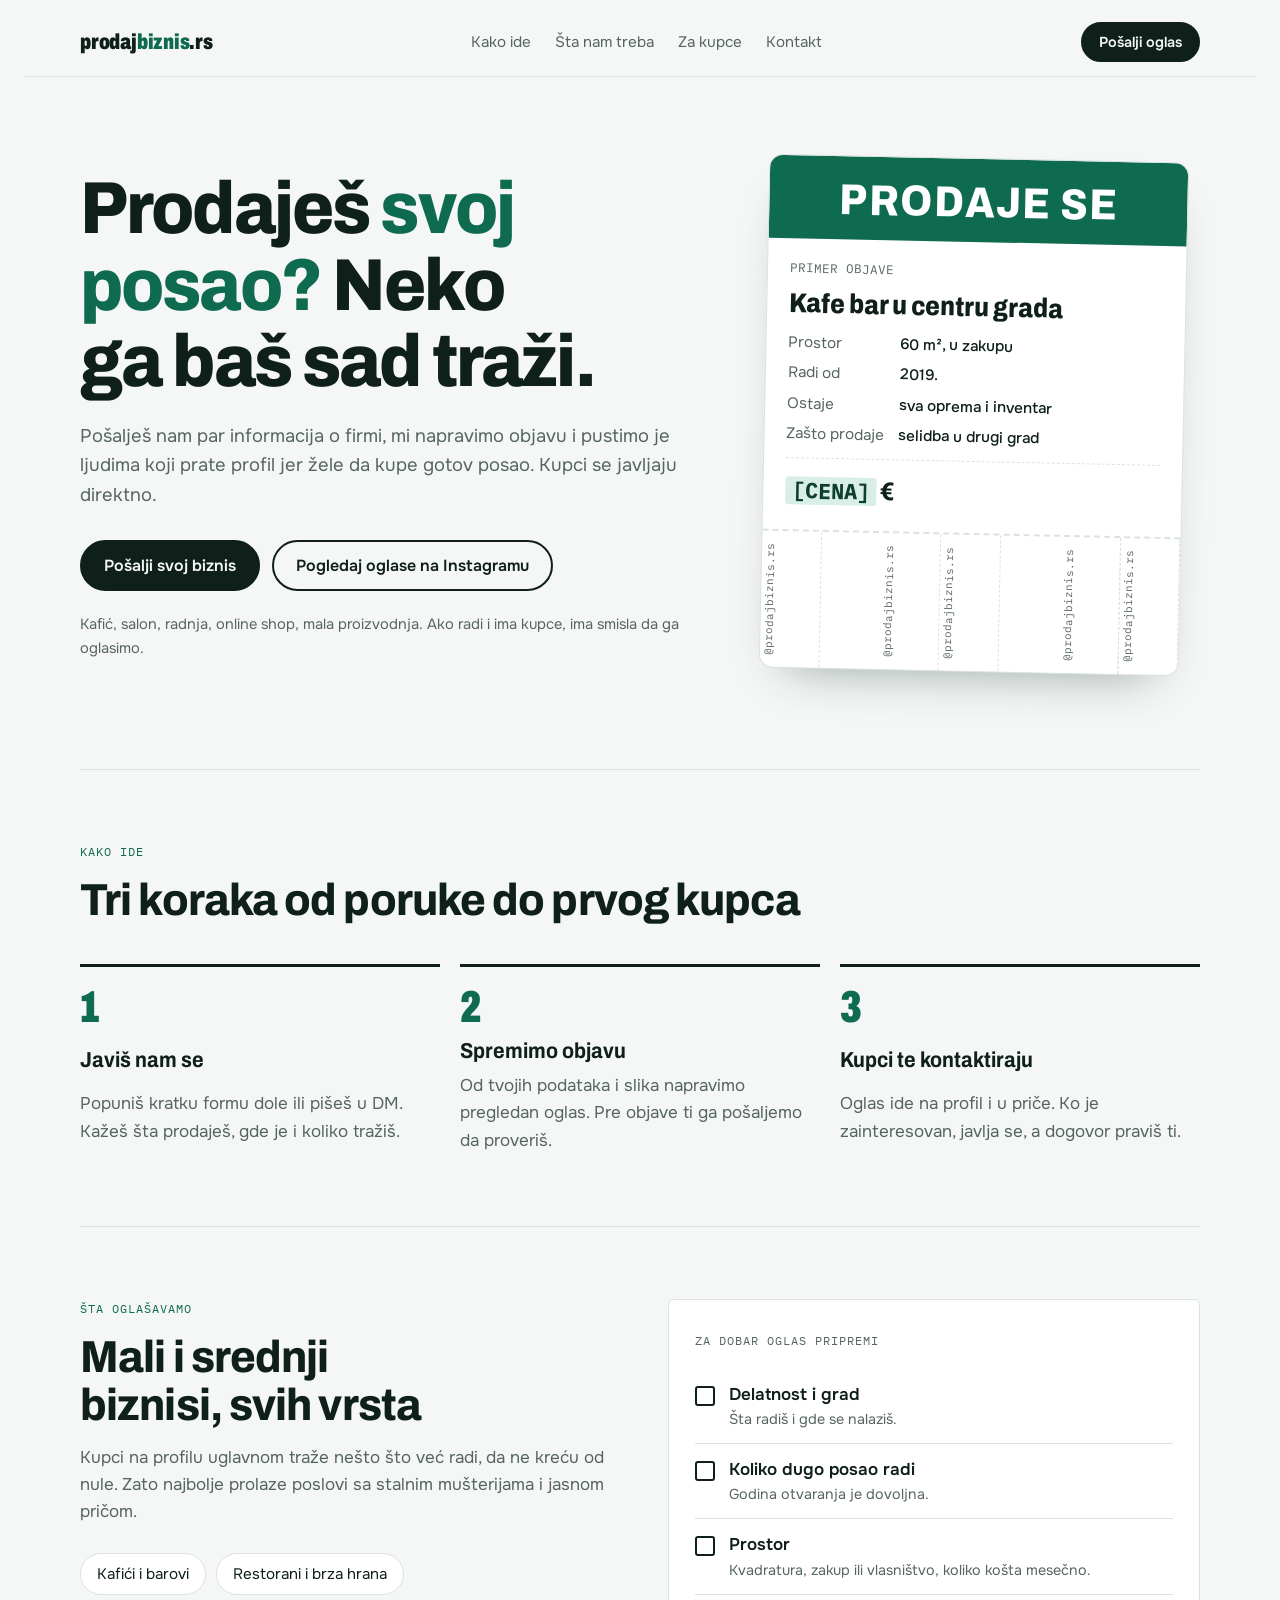
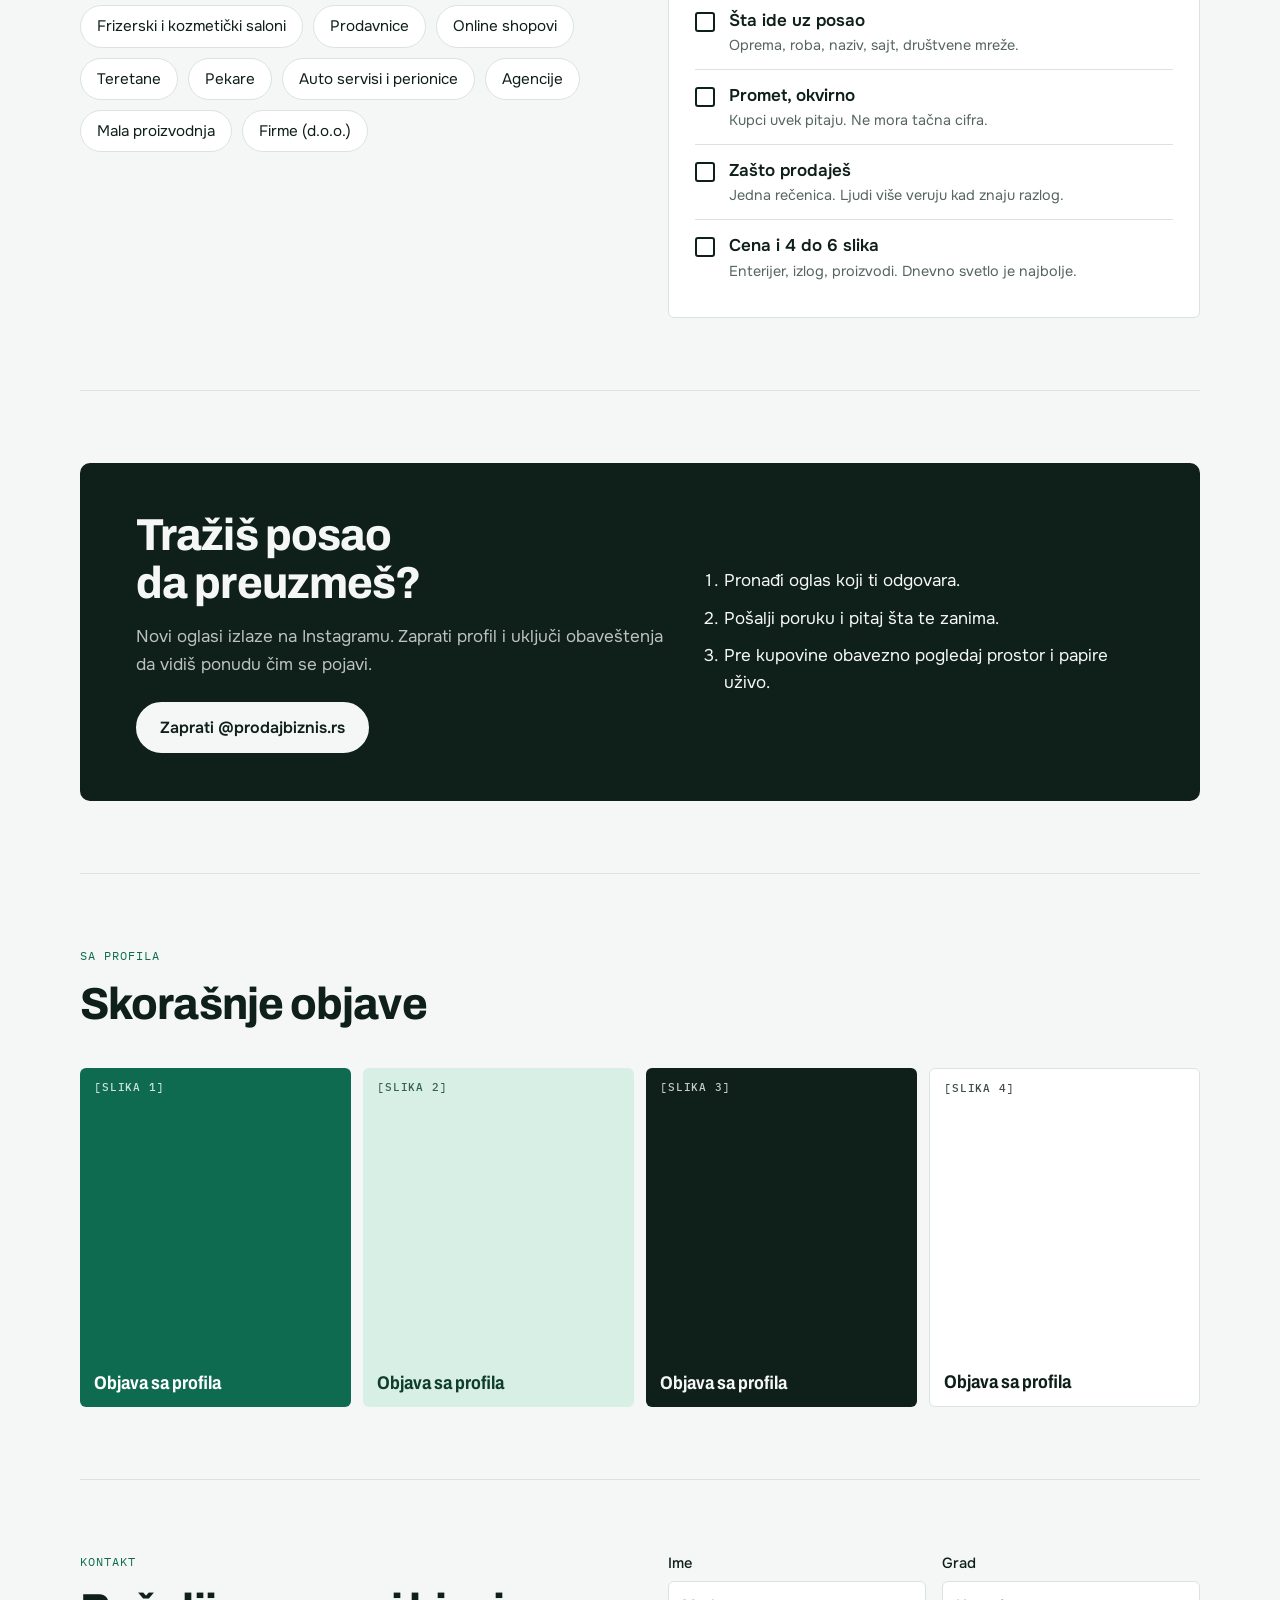
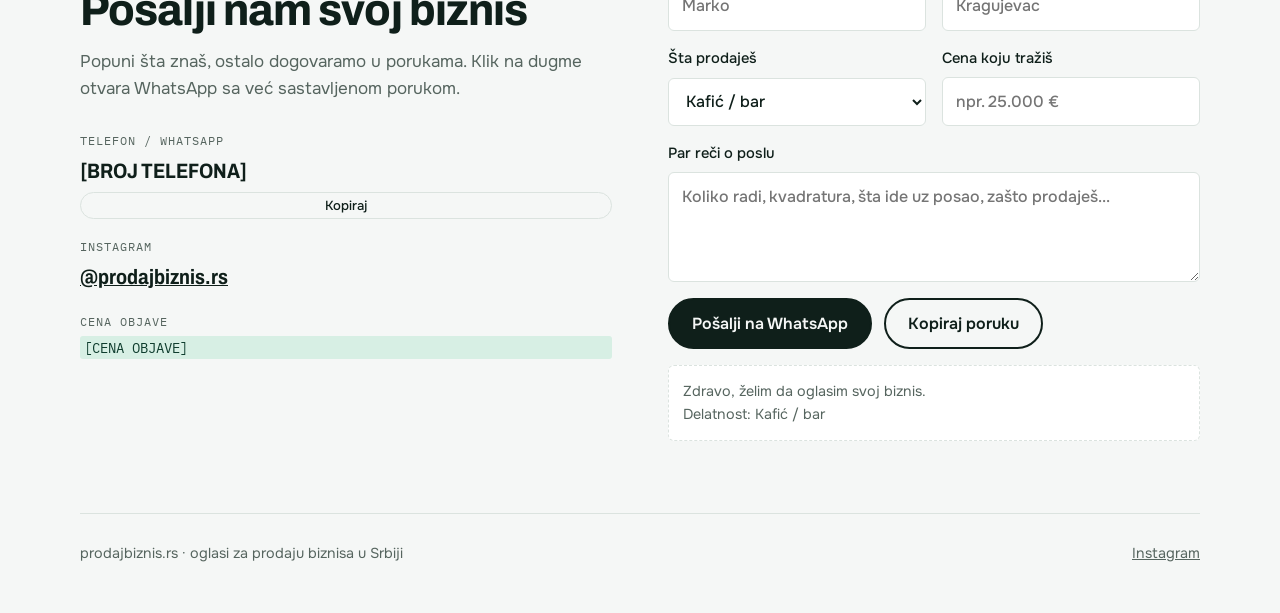
<file: prodaj-biznis/index.html>
<!doctype html>
<html lang="sr">
<head>
<meta charset="utf-8">
<meta name="viewport" content="width=device-width, initial-scale=1, viewport-fit=cover">
<title>Prodaj Biznis</title>
<meta name="claude:viewport-fit-sides" content="cover">
<link rel="preconnect" href="https://fonts.googleapis.com">
<link rel="preconnect" href="https://fonts.gstatic.com" crossorigin>
<link rel="stylesheet" href="https://fonts.googleapis.com/css2?family=Archivo:wdth,wght@62..125,400..900&family=Onest:wght@400;500;600&family=IBM+Plex+Mono:wght@500&display=swap">
<style>
/* Layout: oglasna tabla. Hero = odštampan oglas "PRODAJE SE" sa listićima za otcepljivanje; ostatak mirno, levo poravnato. */
:root{
  --paper:#f5f7f6; --card:#ffffff; --ink:#0f1f1a; --muted:#56655f; --line:#dbe3df;
  --sign:#0f6b4f; --sign-ink:#ffffff; --note:#d7efe4; --note-ink:#0f3d2e;
  --display:"Archivo","Arial Narrow",Arial,sans-serif;
  --body:"Onest","Helvetica Neue",Arial,sans-serif;
  --mono:"IBM Plex Mono",ui-monospace,Menlo,monospace;
}
@media (prefers-color-scheme:dark){:root:not([data-theme="light"]){
  --paper:#0c1412; --card:#13201c; --ink:#e9f1ee; --muted:#94a8a0; --line:#24352f;
  --sign:#3fbf8f; --sign-ink:#06140f; --note:#1f3d33; --note-ink:#cdeee0; color-scheme:dark}}
:root[data-theme="dark"]{
  --paper:#0c1412; --card:#13201c; --ink:#e9f1ee; --muted:#94a8a0; --line:#24352f;
  --sign:#3fbf8f; --sign-ink:#06140f; --note:#1f3d33; --note-ink:#cdeee0; color-scheme:dark}

*{box-sizing:border-box}
body{background:var(--paper);color:var(--ink);font-family:var(--body);font-size:17px;line-height:1.6;
  padding-left:max(16px,env(safe-area-inset-left,0px));padding-right:max(16px,env(safe-area-inset-right,0px))}
a{color:inherit}
:focus-visible{outline:3px solid var(--sign);outline-offset:3px;border-radius:4px}
.wrap{max-width:1120px;margin:0 auto}
h1,h2,h3{font-family:var(--display);line-height:1.02;text-wrap:balance;margin:0}
h2{font-size:clamp(1.9rem,4vw,2.8rem);font-weight:750;font-stretch:95%;letter-spacing:-.02em;line-height:1.08}
p{margin:0}
.lead{color:var(--muted);max-width:56ch}
.mono{font-family:var(--mono);font-size:.78rem;letter-spacing:.08em;text-transform:uppercase}
.ph{background:var(--note);color:var(--note-ink);padding:0 .3em;border-radius:3px;font-family:var(--mono);font-size:.85em}

/* nav */
header.top{position:sticky;top:env(safe-area-inset-top,0px);z-index:5;background:var(--paper);border-bottom:1px solid var(--line)}
.nav{display:flex;align-items:center;justify-content:space-between;gap:16px;padding-block:14px}
.logo{font-family:var(--display);font-weight:900;font-stretch:75%;font-size:1.35rem;text-decoration:none;letter-spacing:-.01em}
.logo span{color:var(--sign)}
.nav ul{display:flex;gap:24px;list-style:none;margin:0;padding:0;font-size:.95rem}
.nav ul a{text-decoration:none;color:var(--muted)}
.nav ul a:hover{color:var(--ink)}
.btn{display:inline-flex;align-items:center;gap:8px;font:600 1rem var(--body);padding:13px 22px;border-radius:999px;border:2px solid var(--ink);background:var(--ink);color:var(--paper);text-decoration:none;cursor:pointer}
.btn:hover{background:var(--sign);border-color:var(--sign);color:var(--sign-ink)}
.btn.ghost{background:transparent;color:var(--ink)}
.btn.ghost:hover{border-color:var(--sign);color:var(--sign);background:transparent}
.btn.sm{padding:9px 16px;font-size:.9rem}
@media (max-width:760px){.nav ul{display:none}}

/* hero */
.hero{display:grid;grid-template-columns:1.15fr .85fr;gap:56px;align-items:center;padding-block:64px 80px}
.hero h1{font-size:clamp(2.5rem,6vw,4.6rem);font-weight:800;font-stretch:92%;letter-spacing:-.025em;line-height:1.04}
.hero h1 em{font-style:normal;color:var(--sign)}
.hero .lead{font-size:1.15rem;margin-top:22px}
.hero .ctas{display:flex;flex-wrap:wrap;gap:12px;margin-top:30px}
.hero .note{margin-top:22px;font-size:.92rem;color:var(--muted)}

.flyer{background:var(--card);color:var(--ink);border:1px solid var(--line);border-radius:14px;overflow:hidden;box-shadow:0 24px 50px -28px rgba(8,40,30,.45);
  transform:rotate(1.2deg);max-width:420px;justify-self:center;width:100%;position:relative}
.flyer .head{background:var(--sign);color:var(--sign-ink);font-family:var(--display);font-weight:800;font-stretch:90%;font-size:clamp(2rem,4.6vw,2.7rem);text-align:center;line-height:1;padding:22px 10px 18px;letter-spacing:.04em}
.flyer .body{padding:20px 22px 18px;display:grid;gap:12px}
.flyer .tag{justify-self:start;color:var(--muted)}
.flyer h3{font-size:1.7rem;font-weight:800;font-stretch:85%}
.flyer dl{display:grid;grid-template-columns:auto 1fr;gap:6px 14px;margin:0;font-size:.95rem}
.flyer dt{color:var(--muted)}
.flyer dd{margin:0;font-weight:500}
.flyer .price{font-family:var(--display);font-weight:800;font-size:1.6rem;font-stretch:85%;border-top:1px dashed var(--line);padding-top:12px}
.tabs{display:grid;grid-template-columns:repeat(7,1fr);border-top:2px dashed var(--line)}
.tabs span{writing-mode:vertical-rl;transform:rotate(180deg);font-family:var(--mono);font-size:.68rem;padding:12px 0;text-align:center;border-left:1px dashed var(--line);color:var(--muted);white-space:nowrap}
.tabs span:last-child{border-right:1px dashed var(--line)}
.tabs span.gone{visibility:hidden}

@media (max-width:860px){.hero{grid-template-columns:1fr;gap:48px;padding-block:40px 64px}.flyer{transform:rotate(1deg)}}

/* sections */
section{padding-block:72px;border-top:1px solid var(--line)}
.sec-head{display:grid;gap:14px;margin-bottom:40px}

.steps{display:grid;grid-template-columns:repeat(3,1fr);gap:20px;list-style:none;margin:0;padding:0;counter-reset:s}
.steps li{counter-increment:s;padding-top:18px;border-top:3px solid var(--ink);display:grid;gap:10px;min-width:0}
.steps li::before{content:counter(s);font-family:var(--display);font-weight:900;font-stretch:70%;font-size:2.8rem;line-height:1;color:var(--sign)}
.steps h3{font-size:1.35rem;font-weight:700;font-stretch:90%}
.steps p{color:var(--muted)}
@media (max-width:760px){.steps{grid-template-columns:1fr}}

.split{display:grid;grid-template-columns:1fr 1fr;gap:56px;align-items:start}
.split > *{min-width:0}
@media (max-width:860px){.split{grid-template-columns:1fr;gap:40px}}

.chips{display:flex;flex-wrap:wrap;gap:10px;margin-top:28px}
.chips span{border:1.5px solid var(--line);border-radius:999px;padding:8px 16px;font-size:.95rem;background:var(--card)}

.sheet{background:var(--card);border:1px solid var(--line);border-radius:6px;padding:26px 26px 22px}
.sheet .mono{color:var(--muted)}
.sheet ul{list-style:none;margin:16px 0 0;padding:0;display:grid}
.sheet li{display:grid;grid-template-columns:22px 1fr;gap:12px;padding:12px 0;border-bottom:1px solid var(--line)}
.sheet li:last-child{border-bottom:0}
.sheet li::before{content:"";width:16px;height:16px;border:2px solid var(--ink);border-radius:3px;margin-top:5px}
.sheet li b{font-weight:600}
.sheet li small{display:block;color:var(--muted);font-size:.9rem}

.buyers{background:var(--ink);color:var(--paper);border-radius:10px;padding:48px clamp(22px,5vw,56px);display:grid;grid-template-columns:1.2fr 1fr;gap:40px;align-items:center}
.buyers > *{min-width:0}
.buyers .lead{color:var(--paper);opacity:.75}
.buyers .btn{background:var(--paper);color:var(--ink);border-color:var(--paper)}
.buyers .btn:hover{background:var(--sign);border-color:var(--sign);color:var(--sign-ink)}
.buyers ol{margin:0;padding-left:1.2em;display:grid;gap:10px}
@media (max-width:760px){.buyers{grid-template-columns:1fr}}

.grid{display:grid;grid-template-columns:repeat(4,1fr);gap:12px}
.grid a{aspect-ratio:4/5;max-width:100%;border-radius:6px;display:flex;flex-direction:column;justify-content:space-between;padding:14px;text-decoration:none;font-family:var(--display);font-weight:700;font-stretch:85%;font-size:1.15rem;line-height:1.1}
.grid a .mono{font-family:var(--mono);font-weight:500;font-size:.68rem;opacity:.8}
.grid a:nth-child(4n+1){background:var(--sign);color:var(--sign-ink)}
.grid a:nth-child(4n+2){background:var(--note);color:var(--note-ink)}
.grid a:nth-child(4n+3){background:var(--ink);color:var(--paper)}
.grid a:nth-child(4n+4){background:var(--card);color:var(--ink);border:1px solid var(--line)}
@media (max-width:760px){.grid{grid-template-columns:repeat(2,1fr)}}

/* kontakt */
form{display:grid;gap:16px}
.row{display:grid;grid-template-columns:1fr 1fr;gap:16px}
@media (max-width:560px){.row{grid-template-columns:1fr}}
label{display:grid;gap:6px;font-size:.92rem;font-weight:500}
input,select,textarea{font:inherit;font-size:1rem;color:var(--ink);background:var(--card);border:1.5px solid var(--line);border-radius:6px;padding:11px 13px;width:100%}
input:focus,select:focus,textarea:focus{border-color:var(--ink);outline:none}
textarea{min-height:110px;resize:vertical}
.form-actions{display:flex;flex-wrap:wrap;gap:12px;align-items:center}
.status{font-size:.9rem;color:var(--muted)}
.contact-list{display:grid;gap:18px;margin-top:28px}
.contact-list div{display:grid;gap:4px}
.copyline{display:flex;gap:10px;align-items:center;flex-wrap:wrap}
.copyline strong{font-size:1.3rem;font-family:var(--display);font-stretch:85%;user-select:all}
.copy{font:500 .82rem var(--body);background:none;border:1.5px solid var(--line);color:var(--ink);border-radius:999px;padding:4px 12px;cursor:pointer}
.copy:hover{border-color:var(--ink)}
.preview{white-space:pre-wrap;background:var(--card);border:1px dashed var(--line);border-radius:6px;padding:14px;font-size:.9rem;color:var(--muted)}

footer{border-top:1px solid var(--line);padding-block:28px 40px;color:var(--muted);font-size:.9rem;display:flex;justify-content:space-between;flex-wrap:wrap;gap:12px}
@media (prefers-reduced-motion:reduce){*{transition:none!important;animation:none!important}}
</style>

</head>
<body>
<header class="top">
  <div class="wrap nav">
    <a href="#pocetak" class="logo">prodaj<span>biznis</span>.rs</a>
    <ul>
      <li><a href="#kako">Kako ide</a></li>
      <li><a href="#sta-treba">Šta nam treba</a></li>
      <li><a href="#kupci">Za kupce</a></li>
      <li><a href="#kontakt">Kontakt</a></li>
    </ul>
    <a href="#kontakt" class="btn sm">Pošalji oglas</a>
  </div>
</header>

<main class="wrap" id="pocetak">
  <div class="hero">
    <div>
      <h1>Prodaješ <em>svoj posao?</em> Neko ga baš sad traži.</h1>
      <p class="lead">Pošalješ nam par informacija o firmi, mi napravimo objavu i pustimo je ljudima koji prate profil jer žele da kupe gotov posao. Kupci se javljaju direktno.</p>
      <div class="ctas">
        <a href="#kontakt" class="btn">Pošalji svoj biznis</a>
        <a href="https://www.instagram.com/prodajbiznis.rs/" class="btn ghost" target="_blank" rel="noopener">Pogledaj oglase na Instagramu</a>
      </div>
      <p class="note">Kafić, salon, radnja, online shop, mala proizvodnja. Ako radi i ima kupce, ima smisla da ga oglasimo.</p>
    </div>

    <figure class="flyer" aria-label="Primer kako izgleda jedan oglas">
      <div class="head">PRODAJE SE</div>
      <div class="body">
        <span class="mono tag">Primer objave</span>
        <h3>Kafe bar u centru grada</h3>
        <dl>
          <dt>Prostor</dt><dd>60 m², u zakupu</dd>
          <dt>Radi od</dt><dd>2019.</dd>
          <dt>Ostaje</dt><dd>sva oprema i inventar</dd>
          <dt>Zašto prodaje</dt><dd>selidba u drugi grad</dd>
        </dl>
        <div class="price"><span class="ph">[CENA]</span> €</div>
      </div>
      <div class="tabs" aria-hidden="true">
        <span>@prodajbiznis.rs</span><span class="gone">.</span><span>@prodajbiznis.rs</span><span>@prodajbiznis.rs</span><span class="gone">.</span><span>@prodajbiznis.rs</span><span>@prodajbiznis.rs</span>
      </div>
    </figure>
  </div>

  <section id="kako">
    <div class="sec-head">
      <span class="mono" style="color:var(--sign)">Kako ide</span>
      <h2>Tri koraka od poruke do prvog kupca</h2>
    </div>
    <ol class="steps">
      <li>
        <h3>Javiš nam se</h3>
        <p>Popuniš kratku formu dole ili pišeš u DM. Kažeš šta prodaješ, gde je i koliko tražiš.</p>
      </li>
      <li>
        <h3>Spremimo objavu</h3>
        <p>Od tvojih podataka i slika napravimo pregledan oglas. Pre objave ti ga pošaljemo da proveriš.</p>
      </li>
      <li>
        <h3>Kupci te kontaktiraju</h3>
        <p>Oglas ide na profil i u priče. Ko je zainteresovan, javlja se, a dogovor praviš ti.</p>
      </li>
    </ol>
  </section>

  <section id="sta-treba">
    <div class="split">
      <div>
        <div class="sec-head" style="margin-bottom:0">
          <span class="mono" style="color:var(--sign)">Šta oglašavamo</span>
          <h2>Mali i srednji biznisi, svih vrsta</h2>
          <p class="lead">Kupci na profilu uglavnom traže nešto što već radi, da ne kreću od nule. Zato najbolje prolaze poslovi sa stalnim mušterijama i jasnom pričom.</p>
        </div>
        <div class="chips">
          <span>Kafići i barovi</span><span>Restorani i brza hrana</span><span>Frizerski i kozmetički saloni</span>
          <span>Prodavnice</span><span>Online shopovi</span><span>Teretane</span><span>Pekare</span>
          <span>Auto servisi i perionice</span><span>Agencije</span><span>Mala proizvodnja</span><span>Firme (d.o.o.)</span>
        </div>
      </div>

      <div class="sheet">
        <span class="mono">Za dobar oglas pripremi</span>
        <ul>
          <li><span><b>Delatnost i grad</b><small>Šta radiš i gde se nalaziš.</small></span></li>
          <li><span><b>Koliko dugo posao radi</b><small>Godina otvaranja je dovoljna.</small></span></li>
          <li><span><b>Prostor</b><small>Kvadratura, zakup ili vlasništvo, koliko košta mesečno.</small></span></li>
          <li><span><b>Šta ide uz posao</b><small>Oprema, roba, naziv, sajt, društvene mreže.</small></span></li>
          <li><span><b>Promet, okvirno</b><small>Kupci uvek pitaju. Ne mora tačna cifra.</small></span></li>
          <li><span><b>Zašto prodaješ</b><small>Jedna rečenica. Ljudi više veruju kad znaju razlog.</small></span></li>
          <li><span><b>Cena i 4 do 6 slika</b><small>Enterijer, izlog, proizvodi. Dnevno svetlo je najbolje.</small></span></li>
        </ul>
      </div>
    </div>
  </section>

  <section id="kupci">
    <div class="buyers">
      <div>
        <h2>Tražiš posao da preuzmeš?</h2>
        <p class="lead" style="margin-top:16px">Novi oglasi izlaze na Instagramu. Zaprati profil i uključi obaveštenja da vidiš ponudu čim se pojavi.</p>
        <div style="margin-top:24px"><a class="btn" href="https://www.instagram.com/prodajbiznis.rs/" target="_blank" rel="noopener">Zaprati @prodajbiznis.rs</a></div>
      </div>
      <ol>
        <li>Pronađi oglas koji ti odgovara.</li>
        <li>Pošalji poruku i pitaj šta te zanima.</li>
        <li>Pre kupovine obavezno pogledaj prostor i papire uživo.</li>
      </ol>
    </div>
  </section>

  <section id="objave">
    <div class="sec-head">
      <span class="mono" style="color:var(--sign)">Sa profila</span>
      <h2>Skorašnje objave</h2>
    </div>
    <div class="grid">
      <a href="https://www.instagram.com/prodajbiznis.rs/" target="_blank" rel="noopener"><span class="mono">[SLIKA 1]</span>Objava sa profila</a>
      <a href="https://www.instagram.com/prodajbiznis.rs/" target="_blank" rel="noopener"><span class="mono">[SLIKA 2]</span>Objava sa profila</a>
      <a href="https://www.instagram.com/prodajbiznis.rs/" target="_blank" rel="noopener"><span class="mono">[SLIKA 3]</span>Objava sa profila</a>
      <a href="https://www.instagram.com/prodajbiznis.rs/" target="_blank" rel="noopener"><span class="mono">[SLIKA 4]</span>Objava sa profila</a>
    </div>
  </section>

  <section id="kontakt">
    <div class="split">
      <div>
        <div class="sec-head" style="margin-bottom:0">
          <span class="mono" style="color:var(--sign)">Kontakt</span>
          <h2>Pošalji nam svoj biznis</h2>
          <p class="lead">Popuni šta znaš, ostalo dogovaramo u porukama. Klik na dugme otvara WhatsApp sa već sastavljenom porukom.</p>
        </div>
        <div class="contact-list">
          <div>
            <span class="mono" style="color:var(--muted)">Telefon / WhatsApp</span>
            <div class="copyline"><strong id="tel">[BROJ TELEFONA]</strong><button type="button" class="copy" data-copy="tel">Kopiraj</button></div>
          </div>
          <div>
            <span class="mono" style="color:var(--muted)">Instagram</span>
            <div class="copyline"><a href="https://www.instagram.com/prodajbiznis.rs/" target="_blank" rel="noopener"><strong>@prodajbiznis.rs</strong></a></div>
          </div>
          <div>
            <span class="mono" style="color:var(--muted)">Cena objave</span>
            <div><span class="ph">[CENA OBJAVE]</span></div>
          </div>
        </div>
      </div>

      <form id="forma" novalidate>
        <div class="row">
          <label for="ime">Ime<input id="ime" name="ime" autocomplete="name" placeholder="Marko"></label>
          <label for="grad">Grad<input id="grad" name="grad" placeholder="Kragujevac"></label>
        </div>
        <div class="row">
          <label for="delatnost">Šta prodaješ
            <select id="delatnost" name="delatnost">
              <option>Kafić / bar</option><option>Restoran / brza hrana</option><option>Salon</option>
              <option>Prodavnica</option><option>Online shop</option><option>Firma (d.o.o.)</option><option>Nešto drugo</option>
            </select>
          </label>
          <label for="cena">Cena koju tražiš<input id="cena" name="cena" inputmode="numeric" placeholder="npr. 25.000 €"></label>
        </div>
        <label for="opis">Par reči o poslu<textarea id="opis" name="opis" placeholder="Koliko radi, kvadratura, šta ide uz posao, zašto prodaješ..."></textarea></label>
        <div class="form-actions">
          <button type="submit" class="btn">Pošalji na WhatsApp</button>
          <button type="button" class="btn ghost" id="kopiraj-poruku">Kopiraj poruku</button>
          <span class="status" id="status" role="status"></span>
        </div>
        <div class="preview" id="preview" aria-live="polite"></div>
      </form>
    </div>
  </section>
</main>

<footer class="wrap">
  <span>prodajbiznis.rs · oglasi za prodaju biznisa u Srbiji</span>
  <a href="https://www.instagram.com/prodajbiznis.rs/" target="_blank" rel="noopener">Instagram</a>
</footer>

<script>
(function(){
  var WA = "381XXXXXXXXX"; // [WHATSAPP BROJ] bez nule i plusa
  var f = document.getElementById('forma');
  var prev = document.getElementById('preview');
  var status = document.getElementById('status');
  function v(id){return document.getElementById(id).value.trim();}
  function poruka(){
    var l = ["Zdravo, želim da oglasim svoj biznis."];
    if(v('ime')) l.push("Ime: "+v('ime'));
    l.push("Delatnost: "+v('delatnost'));
    if(v('grad')) l.push("Grad: "+v('grad'));
    if(v('cena')) l.push("Cena: "+v('cena'));
    if(v('opis')) l.push("", v('opis'));
    return l.join("\n");
  }
  function osvezi(){prev.textContent = poruka();}
  f.addEventListener('input', osvezi); osvezi();
  function kopiraj(text, el){
    var done=function(){status.textContent="Kopirano.";};
    try{navigator.clipboard.writeText(text).then(done,function(){izaberi(el);});}catch(e){izaberi(el);}
  }
  function izaberi(el){
    var r=document.createRange(); r.selectNodeContents(el);
    var s=window.getSelection(); s.removeAllRanges(); s.addRange(r);
    status.textContent="Tekst je označen, kopiraj ga ručno.";
  }
  f.addEventListener('submit', function(e){
    e.preventDefault();
    var a=document.createElement('a');
    a.href="https://wa.me/"+WA+"?text="+encodeURIComponent(poruka());
    a.target="_blank"; a.rel="noopener"; document.body.appendChild(a); a.click(); a.remove();
    status.textContent="Ako se WhatsApp nije otvorio, kopiraj poruku i pošalji je ručno.";
  });
  document.getElementById('kopiraj-poruku').addEventListener('click', function(){kopiraj(poruka(), prev);});
  document.querySelectorAll('[data-copy]').forEach(function(b){
    b.addEventListener('click', function(){
      var el=document.getElementById(b.dataset.copy);
      try{navigator.clipboard.writeText(el.textContent).then(function(){b.textContent="Kopirano";},function(){izaberi(el);});}catch(e){izaberi(el);}
    });
  });
})();
</script>

</body>
</html>
</file>
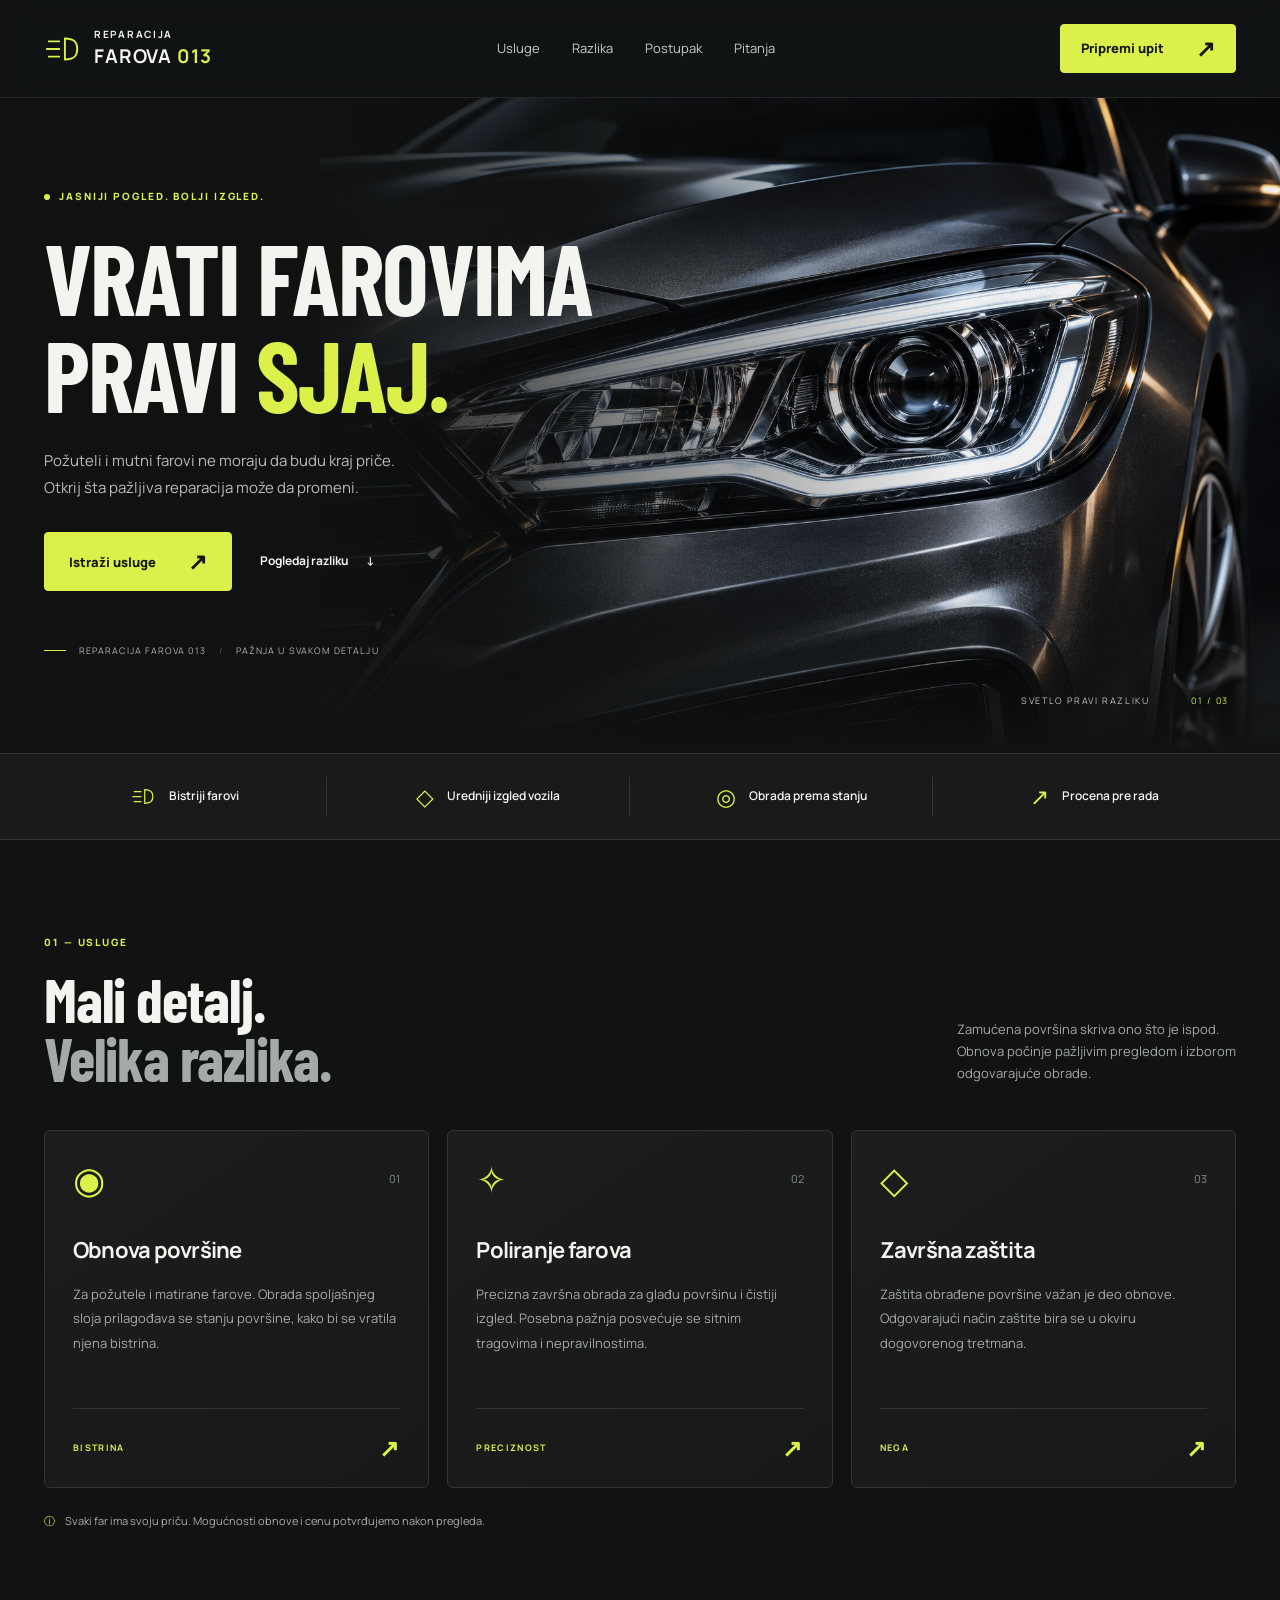
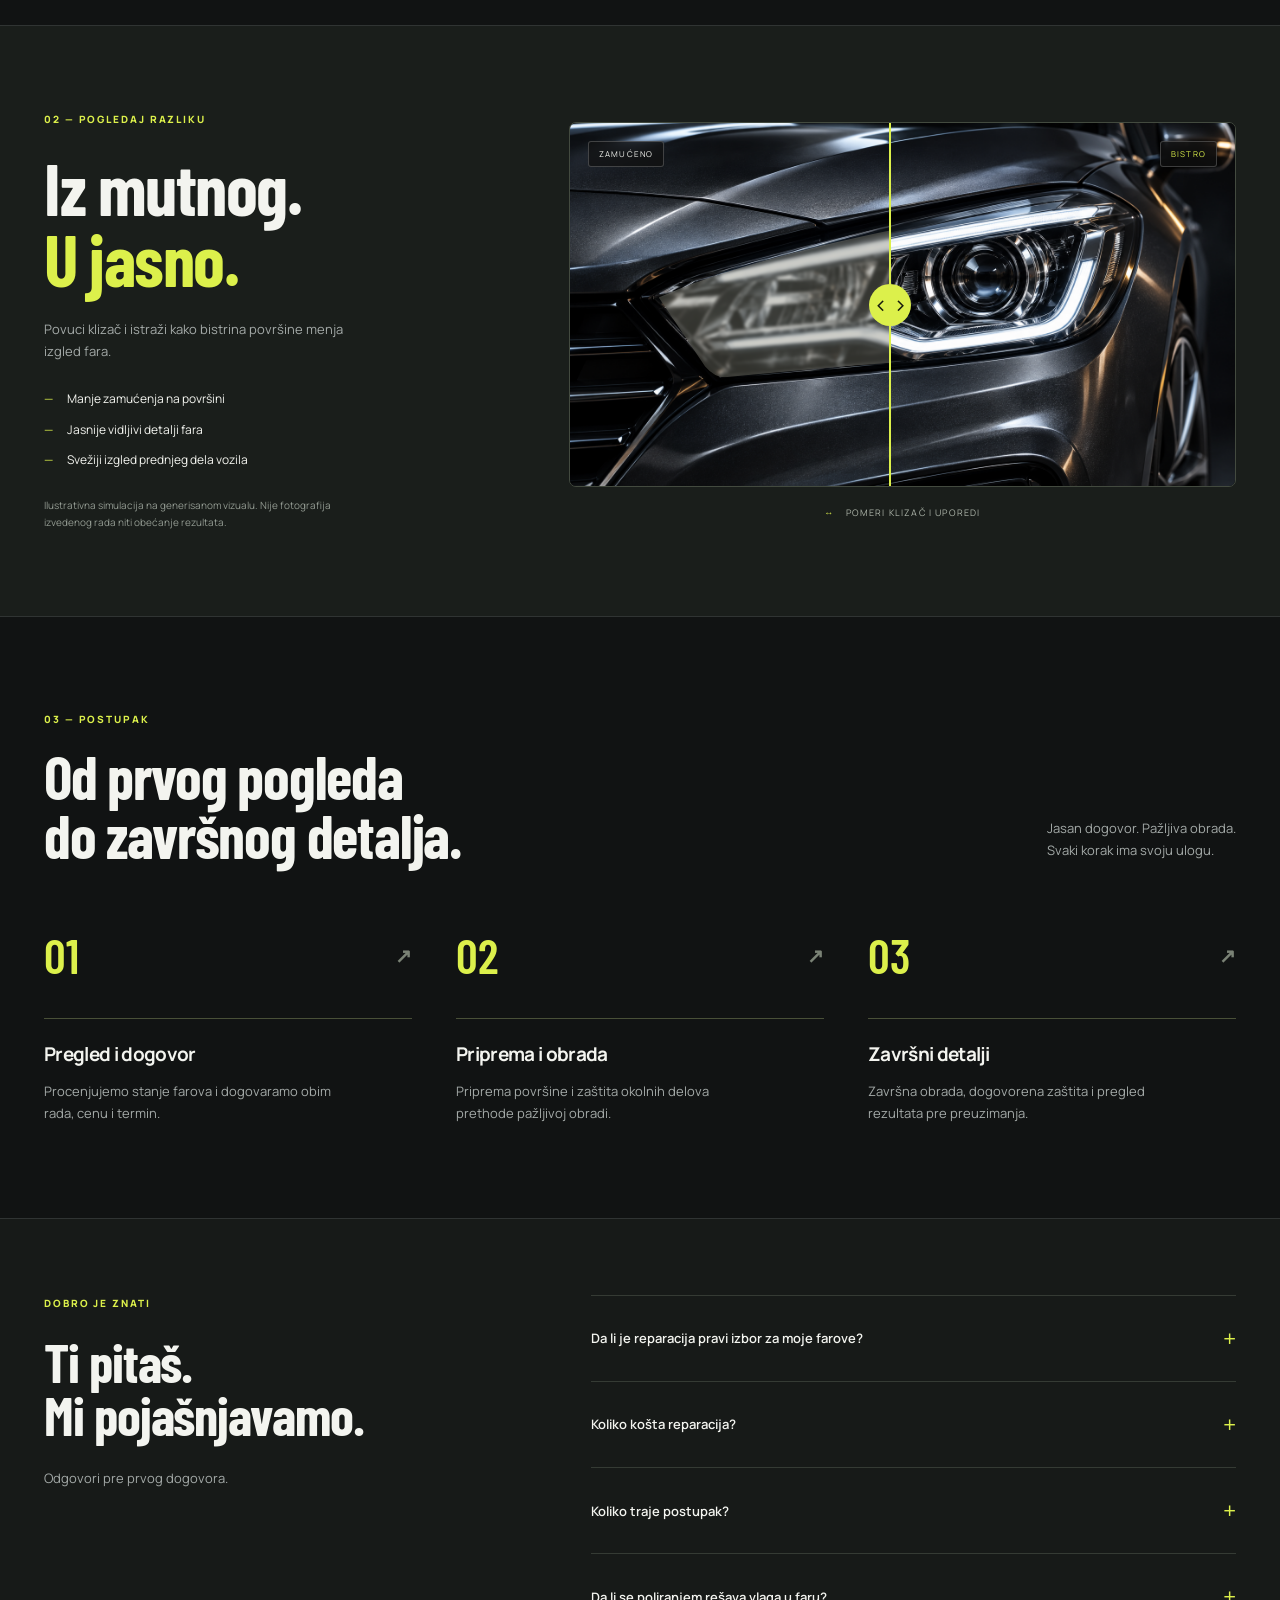
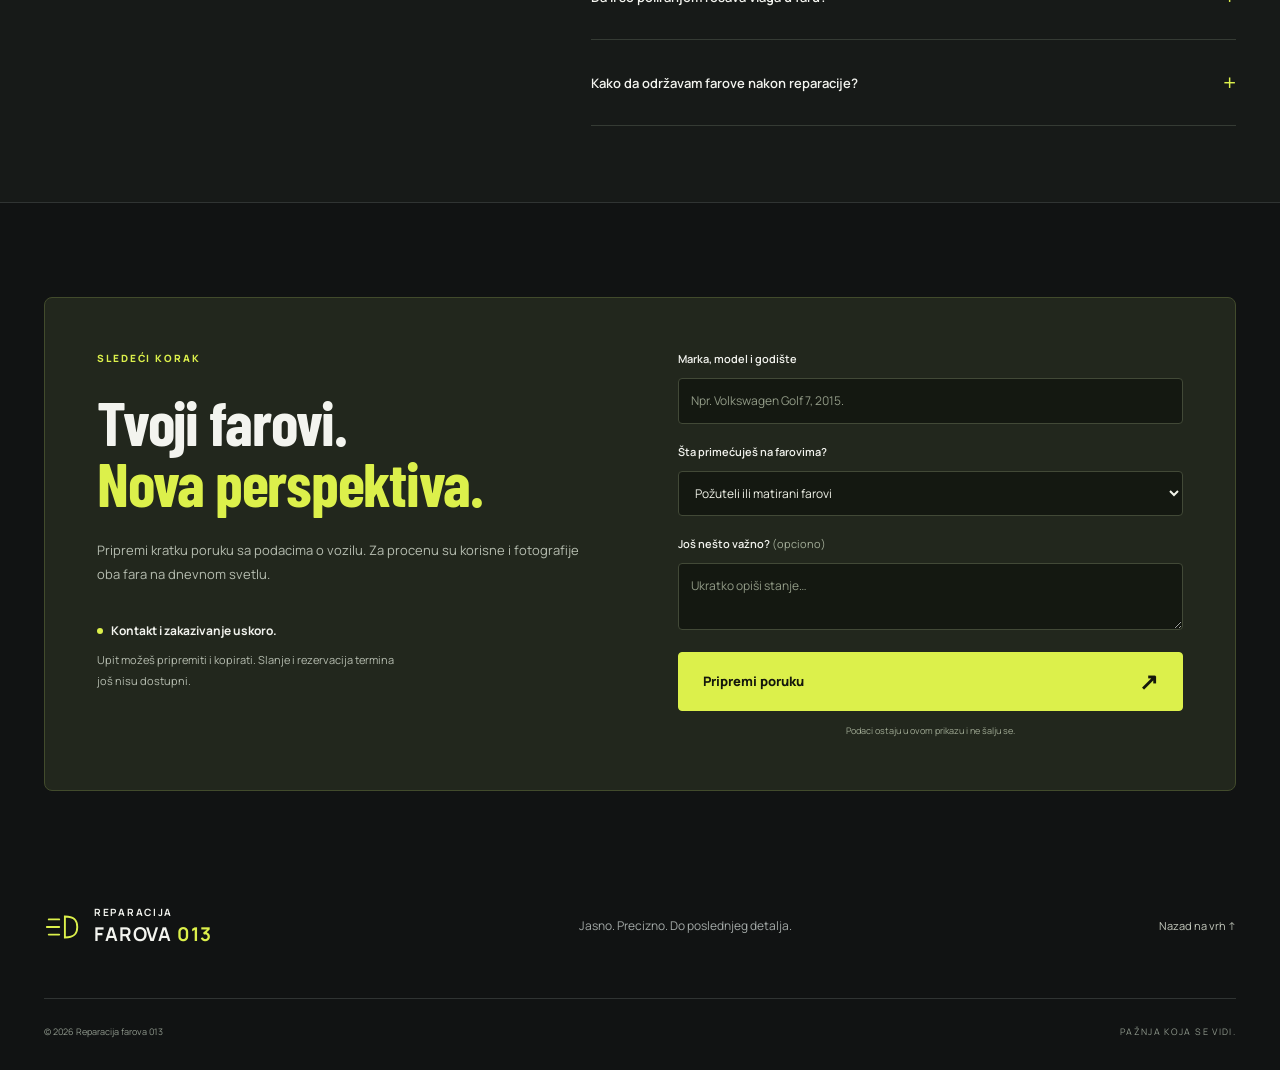
<file: reparacija-farova-013/index.html>
<!doctype html>
<html lang="sr-Latn"><head>
<meta charset="utf-8"><meta name="viewport" content="width=device-width,initial-scale=1">
<title>Reparacija farova 013 | Vrati farovima pravi sjaj</title>
<meta name="description" content="Obnova i poliranje farova. Saznaj kako izgleda postupak reparacije i pripremi podatke o svom vozilu za procenu.">
<link rel="canonical" href="https://darkoputic.github.io/biznisbiznisbiznis/reparacija-farova-013/"><link rel="icon" type="image/svg+xml" href="./favicon.svg">
<meta property="og:title" content="Reparacija farova 013"><meta property="og:description" content="Jasniji pogled. Bolji izgled. Vrati farovima pravi sjaj.">
<meta property="og:type" content="website"><meta property="og:locale" content="sr_RS"><meta property="og:url" content="https://darkoputic.github.io/biznisbiznisbiznis/reparacija-farova-013/"><meta property="og:image" content="https://darkoputic.github.io/biznisbiznisbiznis/reparacija-farova-013/headlight.png">
<meta name="theme-color" content="#111313">
  <script type="module" crossorigin src="./assets/index-BHWN4PDr.js"></script>
  <link rel="stylesheet" crossorigin href="./assets/index-CUK6ayc-.css">
</head><body><div id="root"><link rel="preload" as="image" href="./headlight.png" fetchPriority="high"/><a class="skip" href="#sadrzaj">Preskoči na sadržaj</a><header class="header"><div class="wrap nav"><a href="#" class="brand" aria-label="Reparacija farova 013 — početna"><span class="brand-icon"><svg width="38" height="38" viewBox="0 0 40 40" fill="none" aria-hidden="true"><path d="M22 9C33 9 35 14 35 20S33 31 22 31V9Z" stroke="currentColor" stroke-width="2"></path><path d="M5 12H16M3 20H16M5 28H16" stroke="currentColor" stroke-width="2" stroke-linecap="round"></path></svg></span><span>REPARACIJA<br/><b>FAROVA <em>013</em></b></span></a><nav class="links" aria-label="Glavna navigacija"><a href="#usluge">Usluge</a><a href="#razlika">Razlika</a><a href="#postupak">Postupak</a><a href="#pitanja">Pitanja</a></nav><a class="button button-small nav-cta" href="#upit">Pripremi upit <span aria-hidden="true">↗</span></a><button class="menu-button" aria-expanded="false" aria-label="Otvori meni">☰</button></div></header><main id="sadrzaj"><section class="hero"><div class="hero-art"><img src="./headlight.png" alt="Detalj bistrog automobilskog fara — ilustrativni vizual" fetchPriority="high"/></div><div class="hero-shade"></div><div class="wrap hero-content"><p class="eyebrow"><span></span> JASNIJI POGLED. BOLJI IZGLED.</p><h1>VRATI FAROVIMA<br/>PRAVI <em>SJAJ.</em></h1><p class="hero-lead">Požuteli i mutni farovi ne moraju da budu kraj priče. Otkrij šta pažljiva reparacija može da promeni.</p><div class="actions"><a class="button" href="#usluge">Istraži usluge <span aria-hidden="true">↗</span></a><a class="text-link" href="#razlika">Pogledaj razliku <span aria-hidden="true">↓</span></a></div><div class="hero-note"><span class="little-line"></span> REPARACIJA FAROVA 013 <span class="note-dot">/</span> PAŽNJA U SVAKOM DETALJU</div></div><div class="image-caption">SVETLO PRAVI RAZLIKU <span>01 / 03</span></div></section><div class="benefit-strip"><div class="wrap benefits"><span><svg width="25" height="25" viewBox="0 0 40 40" fill="none" aria-hidden="true"><path d="M22 9C33 9 35 14 35 20S33 31 22 31V9Z" stroke="currentColor" stroke-width="2"></path><path d="M5 12H16M3 20H16M5 28H16" stroke="currentColor" stroke-width="2" stroke-linecap="round"></path></svg> Bistriji farovi</span><span><b>◇</b> Uredniji izgled vozila</span><span><b>◎</b> Obrada prema stanju</span><span><b>↗</b> Procena pre rada</span></div></div><section class="section wrap" id="usluge"><div class="section-head"><div><p class="eyebrow">01 — USLUGE</p><h2>Mali detalj.<br/><span>Velika razlika.</span></h2></div><p>Zamućena površina skriva ono što je ispod.<br/>Obnova počinje pažljivim pregledom i izborom<br class="desktop"/> odgovarajuće obrade.</p></div><div class="service-grid"><article class="service"><div class="service-top"><span class="service-icon">◉</span><span>01</span></div><h3>Obnova površine</h3><p>Za požutele i matirane farove. Obrada spoljašnjeg sloja prilagođava se stanju površine, kako bi se vratila njena bistrina.</p><a href="#upit"><span>BISTRINA</span><span aria-hidden="true">↗</span></a></article><article class="service"><div class="service-top"><span class="service-icon">✧</span><span>02</span></div><h3>Poliranje farova</h3><p>Precizna završna obrada za glađu površinu i čistiji izgled. Posebna pažnja posvećuje se sitnim tragovima i nepravilnostima.</p><a href="#upit"><span>PRECIZNOST</span><span aria-hidden="true">↗</span></a></article><article class="service"><div class="service-top"><span class="service-icon">◇</span><span>03</span></div><h3>Završna zaštita</h3><p>Zaštita obrađene površine važan je deo obnove. Odgovarajući način zaštite bira se u okviru dogovorenog tretmana.</p><a href="#upit"><span>NEGA</span><span aria-hidden="true">↗</span></a></article></div><p class="under-note"><span>ⓘ</span> Svaki far ima svoju priču. Mogućnosti obnove i cenu potvrđujemo nakon pregleda.</p></section><section class="comparison-section" id="razlika"><div class="wrap comparison-grid"><div class="comparison-copy"><p class="eyebrow">02 — POGLEDAJ RAZLIKU</p><h2>Iz mutnog.<br/><em>U jasno.</em></h2><p>Povuci klizač i istraži kako bistrina površine menja izgled fara.</p><div class="comparison-points"><p><span>—</span> Manje zamućenja na površini</p><p><span>—</span> Jasnije vidljivi detalji fara</p><p><span>—</span> Svežiji izgled prednjeg dela vozila</p></div><p class="disclaimer">Ilustrativna simulacija na generisanom vizualu. Nije fotografija izvedenog rada niti obećanje rezultata.</p></div><div><div class="comparison" style="--split:48%"><img src="./headlight.png" alt="Ilustracija bistrog fara" loading="lazy"/><div class="cloudy" style="clip-path:inset(0 52% 0 0)"><svg class="headlight-haze" viewBox="0 0 1536 1024" preserveAspectRatio="xMidYMid slice" aria-hidden="true" focusable="false"><defs><clipPath id="headlight-glass"><path d="M 205 496 C 410 402 825 310 1196 269 Q 1244 263 1266 284 Q 1290 303 1272 355 L 1232 493 Q 1210 551 1150 578 C 1028 627 825 640 637 654 L 357 680 Q 334 680 312 655 Z"></path></clipPath><filter id="headlight-haze-filter" x="-5%" y="-5%" width="110%" height="110%" color-interpolation-filters="sRGB"><feGaussianBlur stdDeviation="4"></feGaussianBlur><feColorMatrix type="saturate" values="0.55"></feColorMatrix><feComponentTransfer><feFuncR type="linear" slope="0.62" intercept="0.19"></feFuncR><feFuncG type="linear" slope="0.62" intercept="0.19"></feFuncG><feFuncB type="linear" slope="0.62" intercept="0.17"></feFuncB></feComponentTransfer></filter></defs><g clip-path="url(#headlight-glass)"><image href="./headlight.png" width="1536" height="1024" filter="url(#headlight-haze-filter)"></image></g></svg></div><span class="compare-label before">ZAMUĆENO</span><span class="compare-label after">BISTRO</span><div class="divider" style="left:48%"><span>‹ ›</span></div><input type="range" min="5" max="95" aria-label="Poređenje zamućenog i bistrog fara" aria-valuetext="48% zamućenog prikaza" value="48"/></div><p class="slider-caption"><span>↔</span> POMERI KLIZAČ I UPOREDI</p></div></div></section><section class="section wrap" id="postupak"><div class="section-head"><div><p class="eyebrow">03 — POSTUPAK</p><h2>Od prvog pogleda<br/>do završnog detalja.</h2></div><p>Jasan dogovor. Pažljiva obrada.<br/>Svaki korak ima svoju ulogu.</p></div><div class="steps"><article><span class="step-number">01<span>↗</span></span><h3>Pregled i dogovor</h3><p>Procenjujemo stanje farova i dogovaramo obim rada, cenu i termin.</p></article><article><span class="step-number">02<span>↗</span></span><h3>Priprema i obrada</h3><p>Priprema površine i zaštita okolnih delova prethode pažljivoj obradi.</p></article><article><span class="step-number">03<span>↗</span></span><h3>Završni detalji</h3><p>Završna obrada, dogovorena zaštita i pregled rezultata pre preuzimanja.</p></article></div></section><section class="faq-section" id="pitanja"><div class="wrap faq-grid"><div><p class="eyebrow">DOBRO JE ZNATI</p><h2>Ti pitaš.<br/>Mi pojašnjavamo.</h2><p class="muted">Odgovori pre prvog dogovora.</p></div><div class="faq-list"><details><summary>Da li je reparacija pravi izbor za moje farove?<span aria-hidden="true">+</span></summary><p>Ako je spoljašnja površina požutela, matirala ili ima sitne ogrebotine, obnova može pomoći. Naprsline, vlaga u kućištu i kvarovi elektronike zahtevaju zaseban pregled. Stanje fara određuje šta je moguće uraditi.</p></details><details><summary>Koliko košta reparacija?<span aria-hidden="true">+</span></summary><p>Cena zavisi od stanja farova i potrebne obrade. Za procenu pripremi marku, model i godište vozila, kao i jasne fotografije oba fara. Konačan dogovor sledi nakon pregleda.</p></details><details><summary>Koliko traje postupak?<span aria-hidden="true">+</span></summary><p>Vreme rada zavisi od oštećenja i postupka obnove. Trajanje i termin se dogovaraju nakon procene, pre početka radova.</p></details><details><summary>Da li se poliranjem rešava vlaga u faru?<span aria-hidden="true">+</span></summary><p>Ne. Spoljašnja obrada ne rešava prodor vode ili problem sa zaptivanjem. Ako se far magli iznutra, to treba posebno navesti pri pregledu.</p></details><details><summary>Kako da održavam farove nakon reparacije?<span aria-hidden="true">+</span></summary><p>Koristi blaga sredstva namenjena pranju automobila i meku krpu. Izbegavaj grube sunđere i abrazivne paste. Uputstva za pranje neposredno posle tretmana zavise od završne zaštite.</p></details></div></div></section><section class="section wrap" id="upit"><div class="contact-panel"><div class="contact-copy"><p class="eyebrow">SLEDEĆI KORAK</p><h2>Tvoji farovi.<br/><em>Nova perspektiva.</em></h2><p>Pripremi kratku poruku sa podacima o vozilu. Za procenu su korisne i fotografije oba fara na dnevnom svetlu.</p><div class="availability"><span></span> Kontakt i zakazivanje uskoro.</div><p class="contact-note">Upit možeš pripremiti i kopirati. Slanje i rezervacija termina još nisu dostupni.</p></div><form class="inquiry"><label for="vehicle">Marka, model i godište</label><input id="vehicle" required="" maxLength="100" pattern=".*\S.*" placeholder="Npr. Volkswagen Golf 7, 2015." value=""/><label for="condition">Šta primećuješ na farovima?</label><select id="condition"><option selected="">Požuteli ili matirani farovi</option><option>Sitne površinske ogrebotine</option><option>Vlaga u faru — potreban pregled</option><option>Nisam siguran/na — potrebna procena</option></select><label for="note">Još nešto važno? <span>(opciono)</span></label><textarea id="note" rows="2" maxLength="1000" placeholder="Ukratko opiši stanje…"></textarea><button class="button" type="submit">Pripremi poruku <span aria-hidden="true">↗</span></button><p class="privacy-note">Podaci ostaju u ovom prikazu i ne šalju se.</p></form></div></section></main><footer class="wrap footer"><a class="brand" href="#"><span class="brand-icon"><svg width="38" height="38" viewBox="0 0 40 40" fill="none" aria-hidden="true"><path d="M22 9C33 9 35 14 35 20S33 31 22 31V9Z" stroke="currentColor" stroke-width="2"></path><path d="M5 12H16M3 20H16M5 28H16" stroke="currentColor" stroke-width="2" stroke-linecap="round"></path></svg></span><span>REPARACIJA<br/><b>FAROVA <em>013</em></b></span></a><p>Jasno. Precizno. Do poslednjeg detalja.</p><a class="back-top" href="#">Nazad na vrh ↑</a><div class="footer-bottom"><span>© <!-- -->2026<!-- --> Reparacija farova 013</span><span>PAŽNJA KOJA SE VIDI.</span></div></footer></div></body></html>
</file>
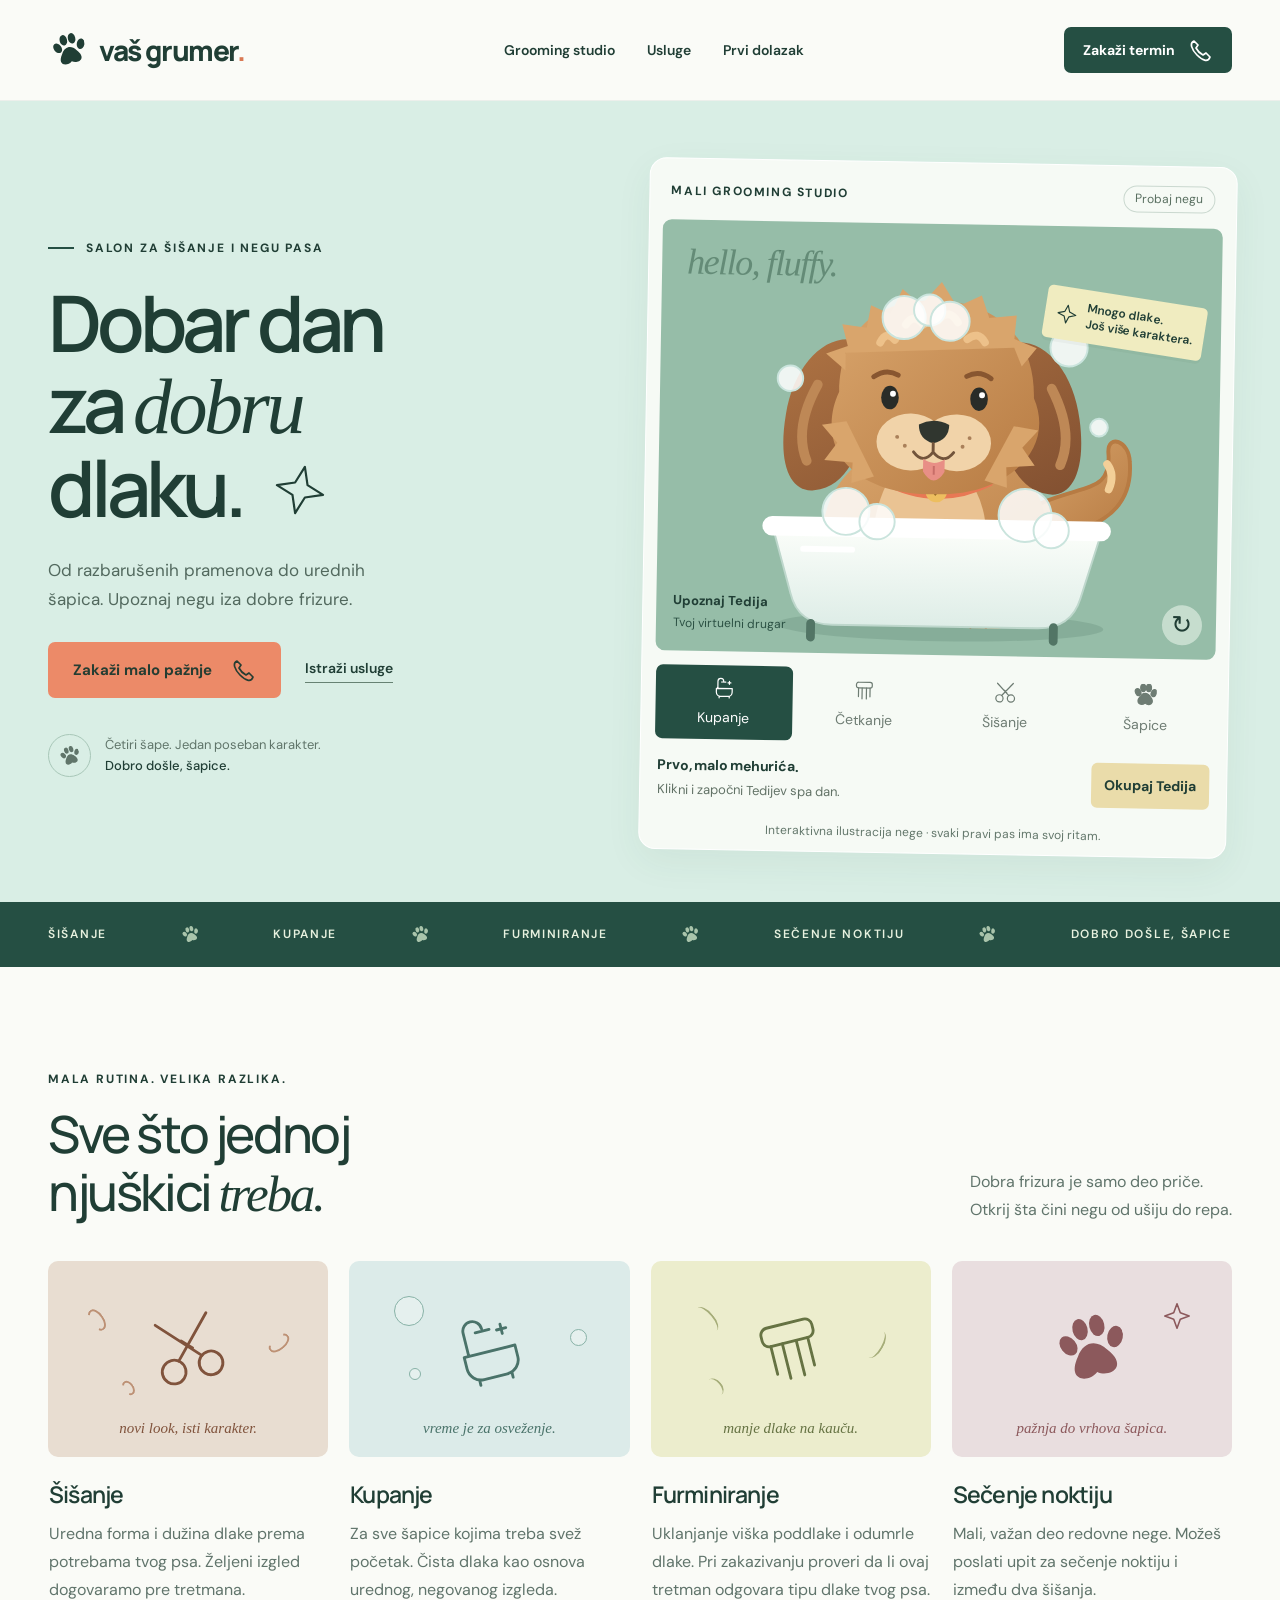
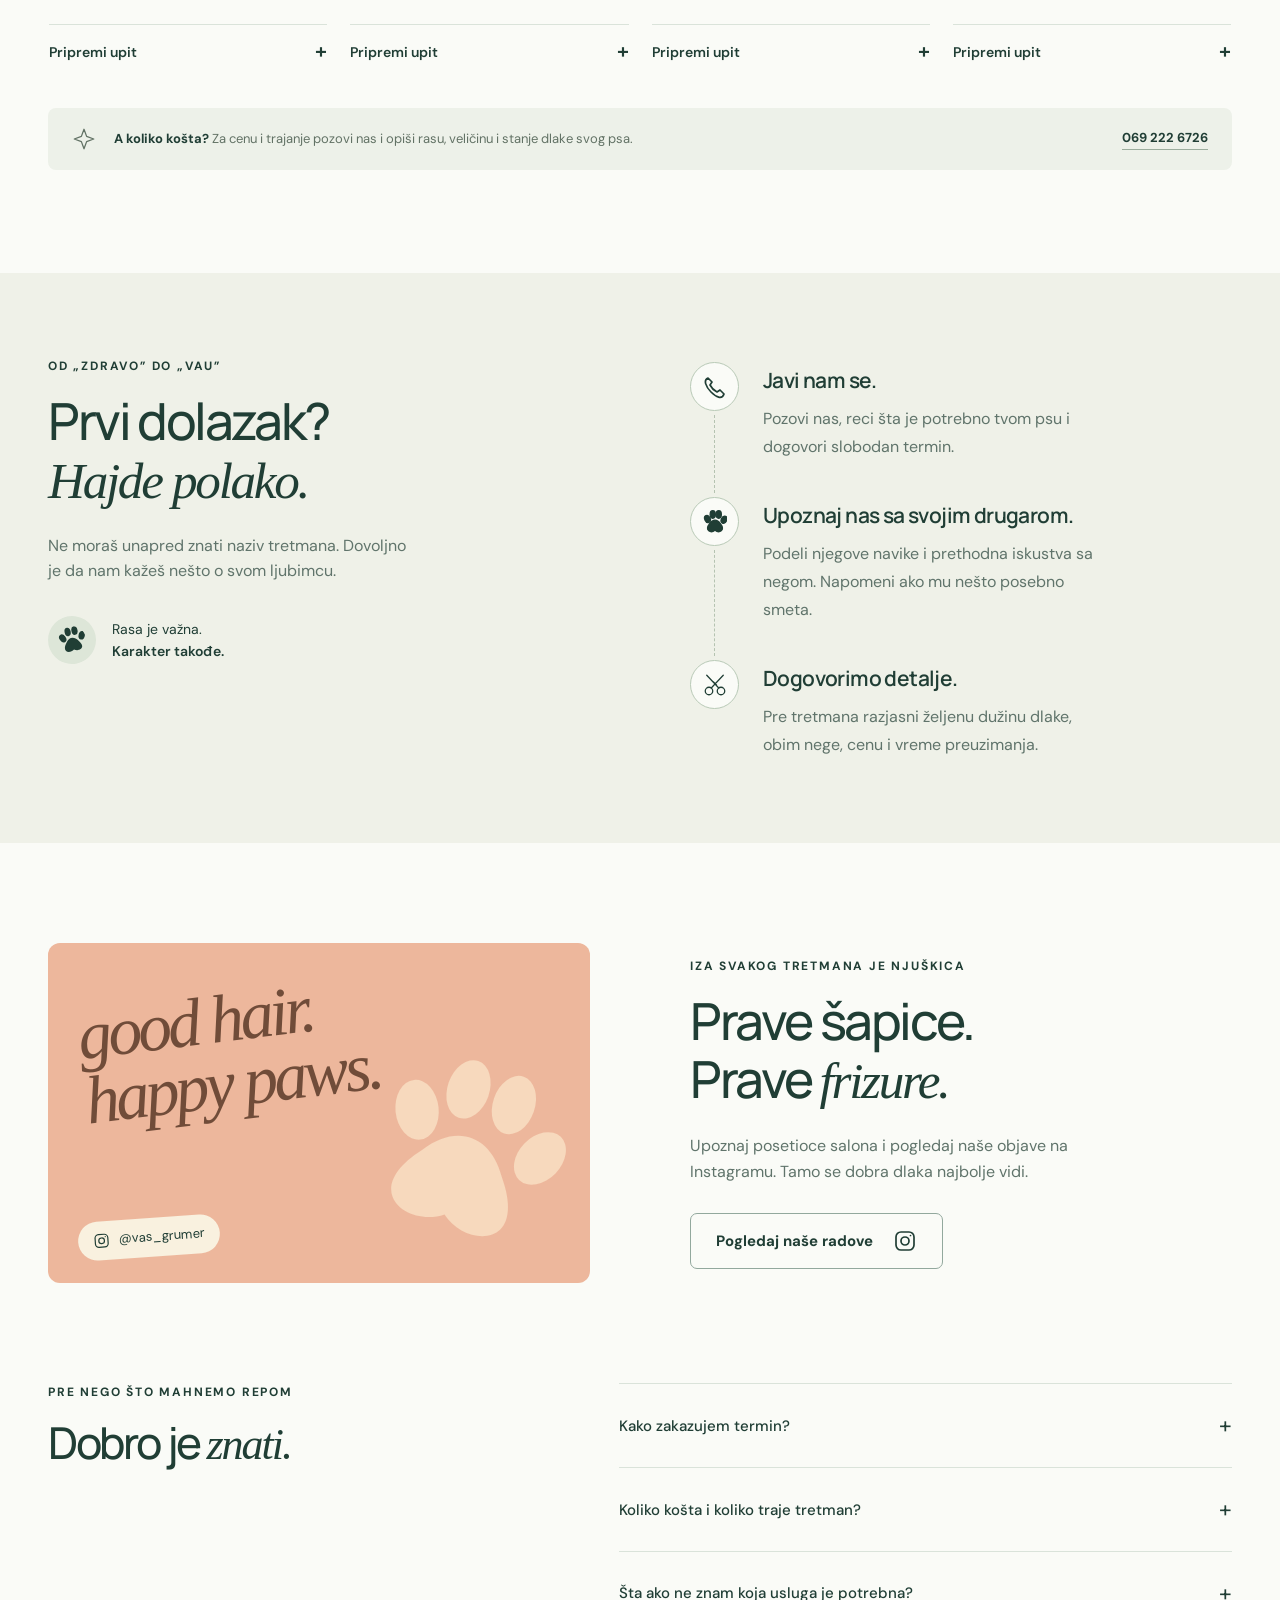
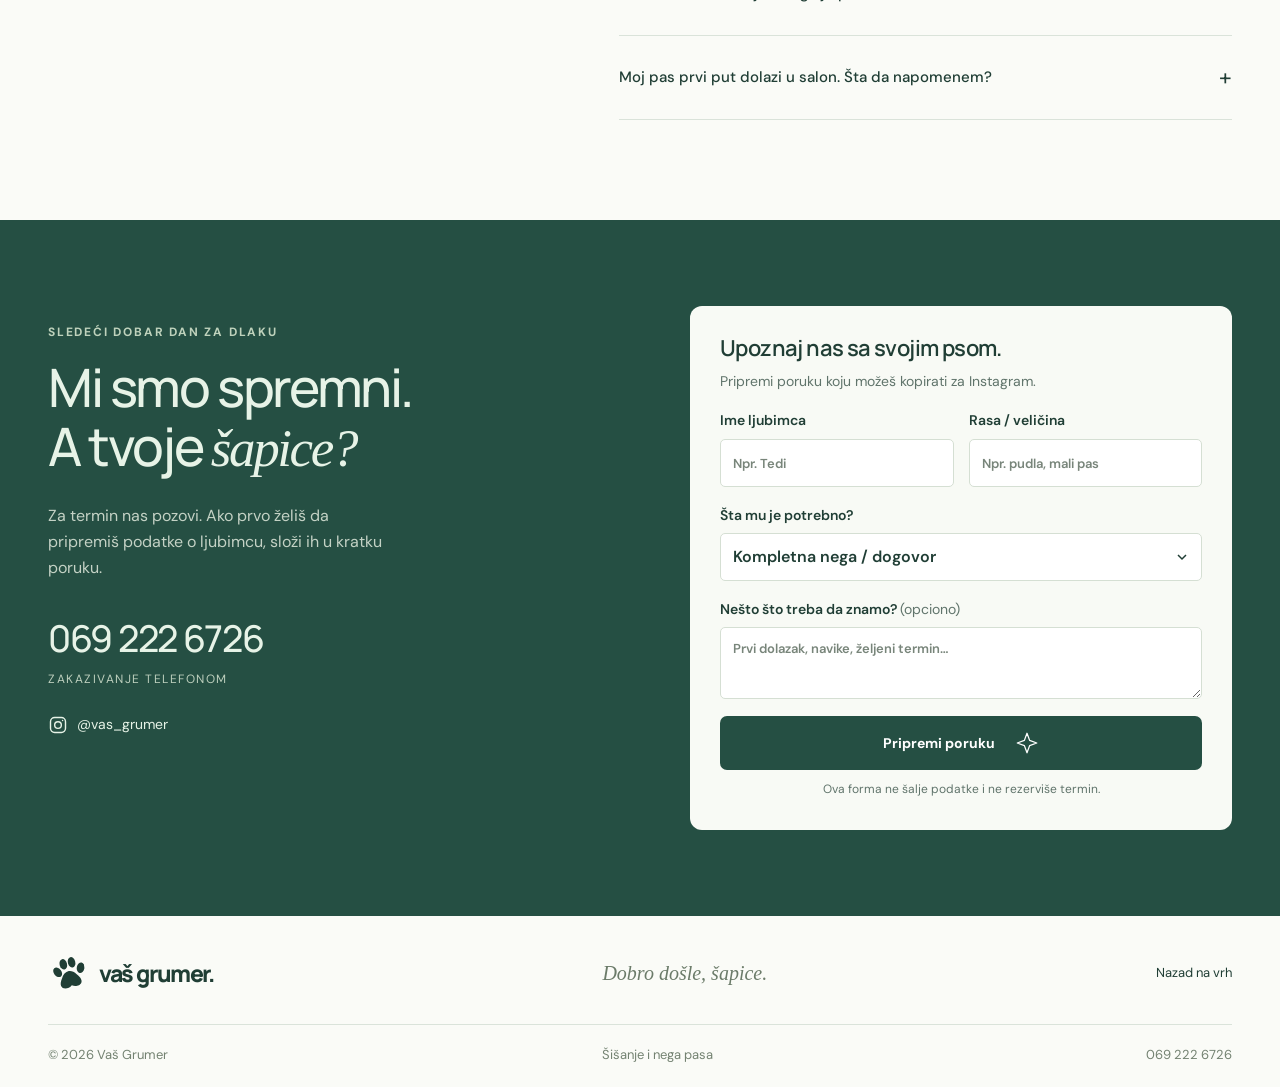
<file: vas-grumer/index.html>
<!doctype html>
<html lang="sr-Latn">
<head>
  <meta charset="utf-8"><meta name="viewport" content="width=device-width,initial-scale=1">
  <title>Vaš Grumer — Dobar dan za dobru dlaku.</title>
  <meta name="description" content="Vaš Grumer — salon za šišanje i negu pasa. Šišanje, kupanje, furminiranje i sečenje noktiju. Zakazivanje telefonom: 069 222 6726.">
  <meta name="theme-color" content="#d9eee5">
  <link rel="canonical" href="https://darkoputic.github.io/biznisbiznisbiznis/vas-grumer/">
  <meta property="og:url" content="https://darkoputic.github.io/biznisbiznisbiznis/vas-grumer/">
  <meta property="og:title" content="Vaš Grumer — Dobar dan za dobru dlaku."><meta property="og:description" content="Upoznaj negu kroz interaktivni grooming studio. Šišanje, kupanje, furminiranje i sečenje noktiju."><meta property="og:type" content="website">
  <link rel="icon" href="./favicon.svg" type="image/svg+xml">
  <link rel="preconnect" href="https://fonts.googleapis.com"><link rel="preconnect" href="https://fonts.gstatic.com" crossorigin>
  <link href="https://fonts.googleapis.com/css2?family=DM+Sans:wght@400;500;600;700&family=Manrope:wght@400;500;600;700;800&display=swap" rel="stylesheet">
  <link rel="stylesheet" href="./style.css"><script src="./app.js" defer></script>
</head>
<body>
<svg class="svg-library" xmlns="http://www.w3.org/2000/svg" aria-hidden="true">
 <symbol id="paw" viewBox="0 0 32 32"><path d="M9 18c-8 10 2 13 7 9 5 4 15 1 7-9-4-6-10-6-14 0Z" fill="currentColor"/><ellipse cx="6" cy="12" rx="3.6" ry="5" transform="rotate(-25 6 12)" fill="currentColor"/><ellipse cx="13" cy="6" rx="3.5" ry="5" fill="currentColor"/><ellipse cx="21" cy="6" rx="3.5" ry="5" fill="currentColor"/><ellipse cx="28" cy="13" rx="3.6" ry="5" transform="rotate(25 28 13)" fill="currentColor"/></symbol>
 <symbol id="bath" viewBox="0 0 32 32"><path d="M5 17h22v5a6 6 0 0 1-6 6H11a6 6 0 0 1-6-6Zm2 0V7a4 4 0 0 1 8 0M12 8h6M9 28v2m14-2v2M23 7v4m-2-2h4"/></symbol>
 <symbol id="comb" viewBox="0 0 32 32"><rect x="5" y="5" width="22" height="8" rx="3"/><path d="M8 13v12m5-12v15m6-15v15m5-15v12"/></symbol>
 <symbol id="scissors" viewBox="0 0 32 32"><circle cx="8" cy="24" r="5"/><circle cx="24" cy="24" r="5"/><path d="m11 20 16-17M21 20 5 3m9 9 4 4"/></symbol>
 <symbol id="spark" viewBox="0 0 32 32"><path d="m16 3 3.5 9.5L29 16l-9.5 3.5L16 29l-3.5-9.5L3 16l9.5-3.5Z"/></symbol>
 <symbol id="phone" viewBox="0 0 24 24"><path d="m5 3 4 4-2 3a16 16 0 0 0 7 7l3-2 4 4c-2 6-8 3-13-2S0 5 5 3Z"/></symbol>
 <symbol id="instagram" viewBox="0 0 24 24"><rect x="3" y="3" width="18" height="18" rx="5"/><circle cx="12" cy="12" r="4"/><path d="M17.5 6.5h.01"/></symbol>
</svg>
<a class="skip" href="#sadrzaj">Pređi na sadržaj</a>
<header class="header"><div class="wrap nav">
 <a class="brand" href="#pocetak" aria-label="Vaš Grumer — početak"><span class="brand-mark"><svg><use href="#paw"/></svg></span><span>vaš grumer<span class="brand-period">.</span></span></a>
 <nav class="desktop-nav" aria-label="Glavna navigacija"><a href="#studio">Grooming studio</a><a href="#usluge">Usluge</a><a href="#prvi-dolazak">Prvi dolazak</a></nav>
 <a class="button small dark nav-call" href="tel:+381692226726">Zakaži termin <svg class="icon"><use href="#phone"/></svg></a>
 <button class="menu-toggle" aria-label="Otvori meni" aria-expanded="false" aria-controls="mobile-menu"><span></span><span></span></button>
</div><nav id="mobile-menu" class="mobile-nav" aria-label="Mobilna navigacija" hidden><a href="#studio">Grooming studio</a><a href="#usluge">Usluge</a><a href="#prvi-dolazak">Prvi dolazak</a><a href="#kontakt">Kontakt i zakazivanje</a></nav></header>
<main id="sadrzaj">
<section class="hero" id="pocetak"><div class="wrap hero-grid">
 <div class="hero-copy"><p class="eyebrow"><span class="line"></span> SALON ZA ŠIŠANJE I NEGU PASA</p>
  <h1>Dobar dan<br>za <span class="serif-word">dobru</span><br><span class="last-word">dlaku.<svg class="hero-spark icon" aria-hidden="true"><use href="#spark"/></svg></span></h1>
  <p class="hero-lead">Od razbarušenih pramenova do urednih šapica. Upoznaj negu iza dobre frizure.</p>
  <div class="hero-actions"><a class="button coral" href="tel:+381692226726">Zakaži malo pažnje <svg class="icon"><use href="#phone"/></svg></a><a class="quiet-link" href="#usluge">Istraži usluge</a></div>
  <div class="hero-footnote"><div class="tiny-paw"><svg><use href="#paw"/></svg></div><p>Četiri šape. Jedan poseban karakter.<br><strong>Dobro došle, šapice.</strong></p></div>
 </div>
 <section class="studio" id="studio" aria-labelledby="studio-heading">
  <div class="studio-top"><span class="studio-name" id="studio-heading">MALI GROOMING STUDIO</span><span class="live-label">Probaj negu</span></div>
  <div class="stage" data-step="0" data-done="false">
   <span class="stage-word" aria-hidden="true">hello, fluffy.</span>
   <div class="studio-sticker"><svg class="icon"><use href="#spark"/></svg><span>Mnogo dlake.<br>Još više karaktera.</span></div>
   <svg class="dog-art" viewBox="0 0 560 440" role="img" aria-label="Ilustracija razigranog psa u interaktivnom salonu">
    <defs><linearGradient id="fur" x1="0" y1="0" x2="1" y2="1"><stop stop-color="#d9a56c"/><stop offset="1" stop-color="#b77b43"/></linearGradient><linearGradient id="ear" x1="0" y1="0" x2="1" y2="1"><stop stop-color="#ae7343"/><stop offset="1" stop-color="#825031"/></linearGradient><linearGradient id="tub" x1="0" y1="0" x2="0" y2="1"><stop stop-color="#fcfefa"/><stop offset="1" stop-color="#deede7"/></linearGradient></defs>
    <ellipse cx="284" cy="403" rx="167" ry="15" fill="#193f3420"/>
    <g class="dog-tail"><path d="M358 290c62-40 100-20 95-68-1-19 21-12 22 9 6 61-49 72-95 84" fill="url(#fur)" stroke="#b77b43" stroke-width="4"/><path d="M452 234c7 9 5 19 2 26" fill="none" stroke="#f3cf98" stroke-width="8" stroke-linecap="round"/></g>
    <g class="dog-body"><path d="M215 227c-41 20-61 68-51 115l-12 42q-3 18 22 18h42l19-47h86l18 47h49q22-2 15-21l-15-49c12-54-13-89-53-106Z" fill="url(#fur)"/>
     <path d="M232 248q-30 57-8 105 52 21 100-2 17-65-18-105" fill="#eac393"/>
     <path d="m200 329-6 56q-7 18 12 18h34q13-3 12-16l-5-47m56-3-5 50q-3 17 13 17h32q16-2 11-18l-10-57" fill="#d9a56c"/>
     <path d="M210 391v11m17-11v11m88-10v11m16-11v11" stroke="#a66e40" stroke-width="3" stroke-linecap="round"/>
     <path class="collar" d="M211 237q65 35 129 1l-5 20q-57 30-116-1Z" fill="#e87854"/><circle cx="278" cy="265" r="11" fill="#edbe5f"/><path d="m274 264 3 4 6-7" fill="none" stroke="#956a24" stroke-width="2"/>
    </g>
    <g class="dog-head">
     <path d="M211 120c-38-27-80 11-88 69-8 53 7 80 30 77 36-4 43-42 64-81m118-65c38-27 80 11 88 69 8 53-7 80-30 77-36-4-43-42-64-81" fill="url(#ear)"/>
     <path d="M155 158q-24 45-10 78m249-78q24 45 10 78" fill="none" stroke="#be8856" stroke-width="10" stroke-linecap="round"/>
     <path d="M177 165c0-67 40-95 97-95 58 0 102 32 102 98 13 29 4 58-22 77-23 17-48 23-80 23-34 0-64-6-87-28-19-18-22-49-10-75Z" fill="url(#fur)"/>
     <g class="fluffy-fur" fill="#d9a56c"><path d="m183 143-20-17 22-8-6-22 25 3 4-23 20 9 12-26 19 16 21-24 16 25 25-12 8 23 28-3-2 24 23 9-15 19-8-19-172 8Z"/><path d="m185 195-25 4 16 18-13 18 29 2-1 21 23-7m142-54 25 4-16 18 13 18-29 2 1 21-23-7"/></g>
     <g class="forehead" fill="none" stroke="#edc18a" stroke-width="8" stroke-linecap="round"><path d="M218 114q6-13 15-3m11-16q8-12 18 0m15-5q11-13 20 2m10 17q11-9 18 3"/></g>
     <g class="eyes"><ellipse cx="229" cy="170" rx="9" ry="12" fill="#292c28"/><ellipse cx="320" cy="170" rx="9" ry="12" fill="#292c28"/><circle cx="232" cy="166" r="3" fill="#fff"/><circle cx="323" cy="166" r="3" fill="#fff"/></g>
     <path d="M212 149q13-9 25-2m70 0q13-7 25 2" fill="none" stroke="#885630" stroke-width="5" stroke-linecap="round"/>
     <ellipse cx="251" cy="215" rx="35" ry="29" fill="#f1d3a9"/><ellipse cx="298" cy="215" rx="35" ry="29" fill="#f1d3a9"/>
     <path d="M259 197q15-8 31 0 0 15-16 19-15-4-15-19Z" fill="#30362f"/><path d="M274 216v9m-20 0q10 13 20 0 11 13 21 0" fill="none" stroke="#72543b" stroke-width="3" stroke-linecap="round"/>
     <path class="tongue" d="M264 232q11 8 22 0v13q-11 18-22 0Z" fill="#e88f86"/><path d="M275 239v9" stroke="#c76d68" stroke-width="2"/>
     <g fill="#aa805a"><circle cx="237" cy="210" r="2"/><circle cx="245" cy="219" r="2"/><circle cx="311" cy="210" r="2"/><circle cx="304" cy="219" r="2"/></g>
    </g>
    <g class="bath-prop"><path d="M111 302h337l-21 70q-9 31-44 31H174q-35 0-43-31Z" fill="url(#tub)" stroke="#bed7cc" stroke-width="2"/><rect x="101" y="293" width="356" height="20" rx="10" fill="#fff"/><path d="M152 402v14m248-14v14" stroke="#527565" stroke-width="9" stroke-linecap="round"/><path d="M143 326h50" stroke="#fff" stroke-width="6" stroke-linecap="round"/></g>
    <g class="bubbles" fill="#fff" fill-opacity=".85" stroke="#cae4dd" stroke-width="2"><circle cx="186" cy="287" r="24"/><circle cx="218" cy="297" r="18"/><circle cx="369" cy="288" r="27"/><circle cx="396" cy="303" r="18"/><circle cx="242" cy="88" r="22"/><circle cx="268" cy="80" r="16"/><circle cx="289" cy="91" r="20"/><circle class="float-bubble" cx="127" cy="152" r="13"/><circle class="float-bubble" cx="411" cy="116" r="19"/><circle class="float-bubble" cx="443" cy="197" r="9"/></g>
    <g class="brush-prop" transform="translate(365 227) rotate(-25)"><rect x="-8" y="20" width="16" height="64" rx="7" fill="#b9804d"/><rect x="-23" y="-19" width="46" height="62" rx="17" fill="#254f43"/><path d="M-13-7v37M-5-10v41M4-10v41M13-7v37" stroke="#f3d9ac" stroke-width="3"/></g>
    <g class="scissors-prop" transform="translate(386 178) rotate(15)" stroke-width="5" fill="none"><path d="m-8 10 35-59M10 10-21-47" stroke="#f8fffc"/><circle cx="-13" cy="22" r="12" stroke="#ec7e5d"/><circle cx="17" cy="22" r="12" stroke="#ec7e5d"/><circle cy="-5" r="3" fill="#35594c" stroke="none"/></g>
    <g class="finished-sparks" stroke="#f6fcf8" stroke-width="4" fill="none"><path d="m151 122 4 12 12 4-12 4-4 12-4-12-12-4 12-4Zm244 154 4 12 12 4-12 4-4 12-4-12-12-4 12-4Zm-24-186 4 12 12 4-12 4-4 12-4-12-12-4 12-4Z"/></g>
   </svg>
   <div class="pet-name"><span>Upoznaj Tedija</span><small>Tvoj virtuelni drugar</small></div>
   <button type="button" class="reset-studio" aria-label="Vrati prikaz na početak" title="Počni ponovo">↻</button>
  </div>
  <div class="studio-controls"><div class="studio-tabs" role="group" aria-label="Izaberi korak nege">
   <button class="selected" type="button" data-step="0" aria-pressed="true"><svg class="icon"><use href="#bath"/></svg><span>Kupanje</span></button>
   <button type="button" data-step="1" aria-pressed="false"><svg class="icon"><use href="#comb"/></svg><span>Četkanje</span></button>
   <button type="button" data-step="2" aria-pressed="false"><svg class="icon"><use href="#scissors"/></svg><span>Šišanje</span></button>
   <button type="button" data-step="3" aria-pressed="false"><svg class="icon"><use href="#paw"/></svg><span>Šapice</span></button>
  </div><div class="studio-bottom"><div class="step-copy" aria-live="polite"><h3 id="step-title">Prvo, malo mehurića.</h3><p id="step-description">Klikni i započni Tedijev spa dan.</p></div><button type="button" class="treatment-button" id="treatment">Okupaj Tedija</button></div></div>
  <p class="demo-caption">Interaktivna ilustracija nege · svaki pravi pas ima svoj ritam.</p>
 </section>
</div></section>
<div class="service-ribbon" aria-label="Usluge salona"><div class="wrap"><span>ŠIŠANJE</span><svg><use href="#paw"/></svg><span>KUPANJE</span><svg><use href="#paw"/></svg><span>FURMINIRANJE</span><svg><use href="#paw"/></svg><span>SEČENJE NOKTIJU</span><svg><use href="#paw"/></svg><span class="ribbon-end">DOBRO DOŠLE, ŠAPICE</span></div></div>
<section class="section wrap services" id="usluge"><div class="section-heading"><div><p class="eyebrow">MALA RUTINA. VELIKA RAZLIKA.</p><h2>Sve što jednoj<br>njuškici <span class="serif-word">treba.</span></h2></div><p>Dobra frizura je samo deo priče.<br>Otkrij šta čini negu od ušiju do repa.</p></div>
 <div class="service-grid">
  <article class="service-card"><div class="service-art haircut-art" aria-hidden="true"><svg class="big-icon"><use href="#scissors"/></svg><span class="curl curl-one"></span><span class="curl curl-two"></span><span class="curl curl-three"></span><span class="art-label">novi look, isti karakter.</span></div><div class="service-copy"><h3>Šišanje</h3><p>Uredna forma i dužina dlake prema potrebama tvog psa. Željeni izgled dogovaramo pre tretmana.</p><button type="button" class="service-link" data-service="Šišanje">Pripremi upit <span>+</span></button></div></article>
  <article class="service-card"><div class="service-art bath-art" aria-hidden="true"><svg class="big-icon"><use href="#bath"/></svg><i class="art-bubble"></i><i class="art-bubble two"></i><i class="art-bubble three"></i><span class="art-label">vreme je za osveženje.</span></div><div class="service-copy"><h3>Kupanje</h3><p>Za sve šapice kojima treba svež početak. Čista dlaka kao osnova urednog, negovanog izgleda.</p><button type="button" class="service-link" data-service="Kupanje">Pripremi upit <span>+</span></button></div></article>
  <article class="service-card"><div class="service-art comb-art" aria-hidden="true"><svg class="big-icon"><use href="#comb"/></svg><span class="fur-line"></span><span class="fur-line two"></span><span class="fur-line three"></span><span class="art-label">manje dlake na kauču.</span></div><div class="service-copy"><h3>Furminiranje</h3><p>Uklanjanje viška poddlake i odumrle dlake. Pri zakazivanju proveri da li ovaj tretman odgovara tipu dlake tvog psa.</p><button type="button" class="service-link" data-service="Furminiranje">Pripremi upit <span>+</span></button></div></article>
  <article class="service-card"><div class="service-art paw-art" aria-hidden="true"><svg class="big-icon filled"><use href="#paw"/></svg><svg class="mini-spark icon"><use href="#spark"/></svg><span class="art-label">pažnja do vrhova šapica.</span></div><div class="service-copy"><h3>Sečenje noktiju</h3><p>Mali, važan deo redovne nege. Možeš poslati upit za sečenje noktiju i između dva šišanja.</p><button type="button" class="service-link" data-service="Sečenje noktiju">Pripremi upit <span>+</span></button></div></article>
 </div><div class="price-note"><svg class="icon"><use href="#spark"/></svg><p><strong>A koliko košta?</strong> Za cenu i trajanje pozovi nas i opiši rasu, veličinu i stanje dlake svog psa.</p><a href="tel:+381692226726">069 222 6726</a></div>
</section>
<section class="visit-section" id="prvi-dolazak"><div class="wrap visit-grid"><div class="visit-intro"><p class="eyebrow">OD „ZDRAVO” DO „VAU”</p><h2>Prvi dolazak?<br><span class="serif-word">Hajde polako.</span></h2><p>Ne moraš unapred znati naziv tretmana. Dovoljno je da nam kažeš nešto o svom ljubimcu.</p><div class="visit-note"><svg class="icon"><use href="#paw"/></svg><span>Rasa je važna.<br><strong>Karakter takođe.</strong></span></div></div><div class="visit-steps"><article><span class="step-dot"><svg class="icon"><use href="#phone"/></svg></span><div><h3>Javi nam se.</h3><p>Pozovi nas, reci šta je potrebno tvom psu i dogovori slobodan termin.</p></div></article><article><span class="step-dot"><svg class="icon"><use href="#paw"/></svg></span><div><h3>Upoznaj nas sa svojim drugarom.</h3><p>Podeli njegove navike i prethodna iskustva sa negom. Napomeni ako mu nešto posebno smeta.</p></div></article><article><span class="step-dot"><svg class="icon"><use href="#scissors"/></svg></span><div><h3>Dogovorimo detalje.</h3><p>Pre tretmana razjasni željenu dužinu dlake, obim nege, cenu i vreme preuzimanja.</p></div></article></div></div></section>
<section class="social-section wrap"><div class="social-graphic" aria-hidden="true"><span class="social-script">good hair.<br>happy paws.</span><svg class="social-paw"><use href="#paw"/></svg><div class="handle-tag"><svg class="icon"><use href="#instagram"/></svg> @vas_grumer</div></div><div class="social-copy"><p class="eyebrow">IZA SVAKOG TRETMANA JE NJUŠKICA</p><h2>Prave šapice.<br>Prave <span class="serif-word">frizure.</span></h2><p>Upoznaj posetioce salona i pogledaj naše objave na Instagramu. Tamo se dobra dlaka najbolje vidi.</p><a class="button outline" href="https://www.instagram.com/vas_grumer/" target="_blank" rel="noopener noreferrer">Pogledaj naše radove <svg class="icon"><use href="#instagram"/></svg></a></div></section>
<section class="faq-section wrap" id="pitanja"><div><p class="eyebrow">PRE NEGO ŠTO MAHNEMO REPOM</p><h2>Dobro je <span class="serif-word">znati.</span></h2></div><div class="faq-list"><details><summary>Kako zakazujem termin?<span>+</span></summary><p>Termin zakazuješ telefonom na <a href="tel:+381692226726">069 222 6726</a>. Reci nam rasu ili veličinu psa, željenu uslugu i kada bi ti odgovarao dolazak. Termin je potvrđen tek nakon dogovora sa salonom.</p></details><details><summary>Koliko košta i koliko traje tretman?<span>+</span></summary><p>Cenu i trajanje proveri prilikom zakazivanja. Za procenu je korisno da opišeš veličinu psa, dužinu i stanje dlake, kao i uslugu koja te zanima.</p></details><details><summary>Šta ako ne znam koja usluga je potrebna?<span>+</span></summary><p>Opiši nam šta primećuješ: predugu dlaku, pojačano linjanje, potrebu za kupanjem ili duže nokte. Zajedno ćemo razjasniti za koji tretman da pošalješ upit.</p></details><details><summary>Moj pas prvi put dolazi u salon. Šta da napomenem?<span>+</span></summary><p>Reci nam da je prvi dolazak i podeli sve što bi pomoglo pri upoznavanju: kako reaguje na dodir, vodu i zvuk fena, kao i sve posebne potrebe koje već poznaješ.</p></details></div></section>
<section class="contact-section" id="kontakt"><div class="wrap contact-grid"><div class="contact-copy"><p class="eyebrow">SLEDEĆI DOBAR DAN ZA DLAKU</p><h2>Mi smo spremni.<br>A tvoje <span class="serif-word">šapice?</span></h2><p>Za termin nas pozovi. Ako prvo želiš da pripremiš podatke o ljubimcu, složi ih u kratku poruku.</p><a class="contact-phone" href="tel:+381692226726">069 222 6726</a><span class="contact-label">ZAKAZIVANJE TELEFONOM</span><a class="instagram-link" href="https://www.instagram.com/vas_grumer/" target="_blank" rel="noopener noreferrer"><svg class="icon"><use href="#instagram"/></svg> @vas_grumer</a></div>
 <form class="inquiry" id="inquiry"><h3>Upoznaj nas sa svojim psom.</h3><p>Pripremi poruku koju možeš kopirati za Instagram.</p><div class="form-row"><label for="pet">Ime ljubimca<input id="pet" name="pet" placeholder="Npr. Tedi" required maxlength="60" pattern=".*\S.*"></label><label for="breed">Rasa / veličina<input id="breed" name="breed" placeholder="Npr. pudla, mali pas" required maxlength="100" pattern=".*\S.*"></label></div><label for="service">Šta mu je potrebno?<select id="service" name="service"><option>Kompletna nega / dogovor</option><option>Šišanje</option><option>Kupanje</option><option>Furminiranje</option><option>Sečenje noktiju</option></select></label><label for="note">Nešto što treba da znamo? <span>(opciono)</span><textarea id="note" name="note" rows="2" maxlength="800" placeholder="Prvi dolazak, navike, željeni termin…"></textarea></label><button class="button dark" type="submit">Pripremi poruku <svg class="icon"><use href="#spark"/></svg></button><p class="form-note">Ova forma ne šalje podatke i ne rezerviše termin.</p><div class="message-result" hidden><label for="message-preview">Tvoja poruka<textarea id="message-preview" rows="6" readonly></textarea></label><div class="result-actions"><button class="button small dark" id="copy-message" type="button">Kopiraj poruku</button><a href="https://www.instagram.com/vas_grumer/" target="_blank" rel="noopener noreferrer">Otvori Instagram</a></div><p id="copy-status" role="status"></p></div></form>
</div></section>
</main>
<footer class="footer wrap"><div class="footer-top"><a class="brand" href="#pocetak"><span class="brand-mark"><svg><use href="#paw"/></svg></span><span>vaš grumer.</span></a><p>Dobro došle, šapice.</p><a href="#pocetak">Nazad na vrh</a></div><div class="footer-bottom"><span>© <span id="year">2026</span> Vaš Grumer</span><span>Šišanje i nega pasa</span><a href="tel:+381692226726">069 222 6726</a></div></footer>
</body></html>
</file>
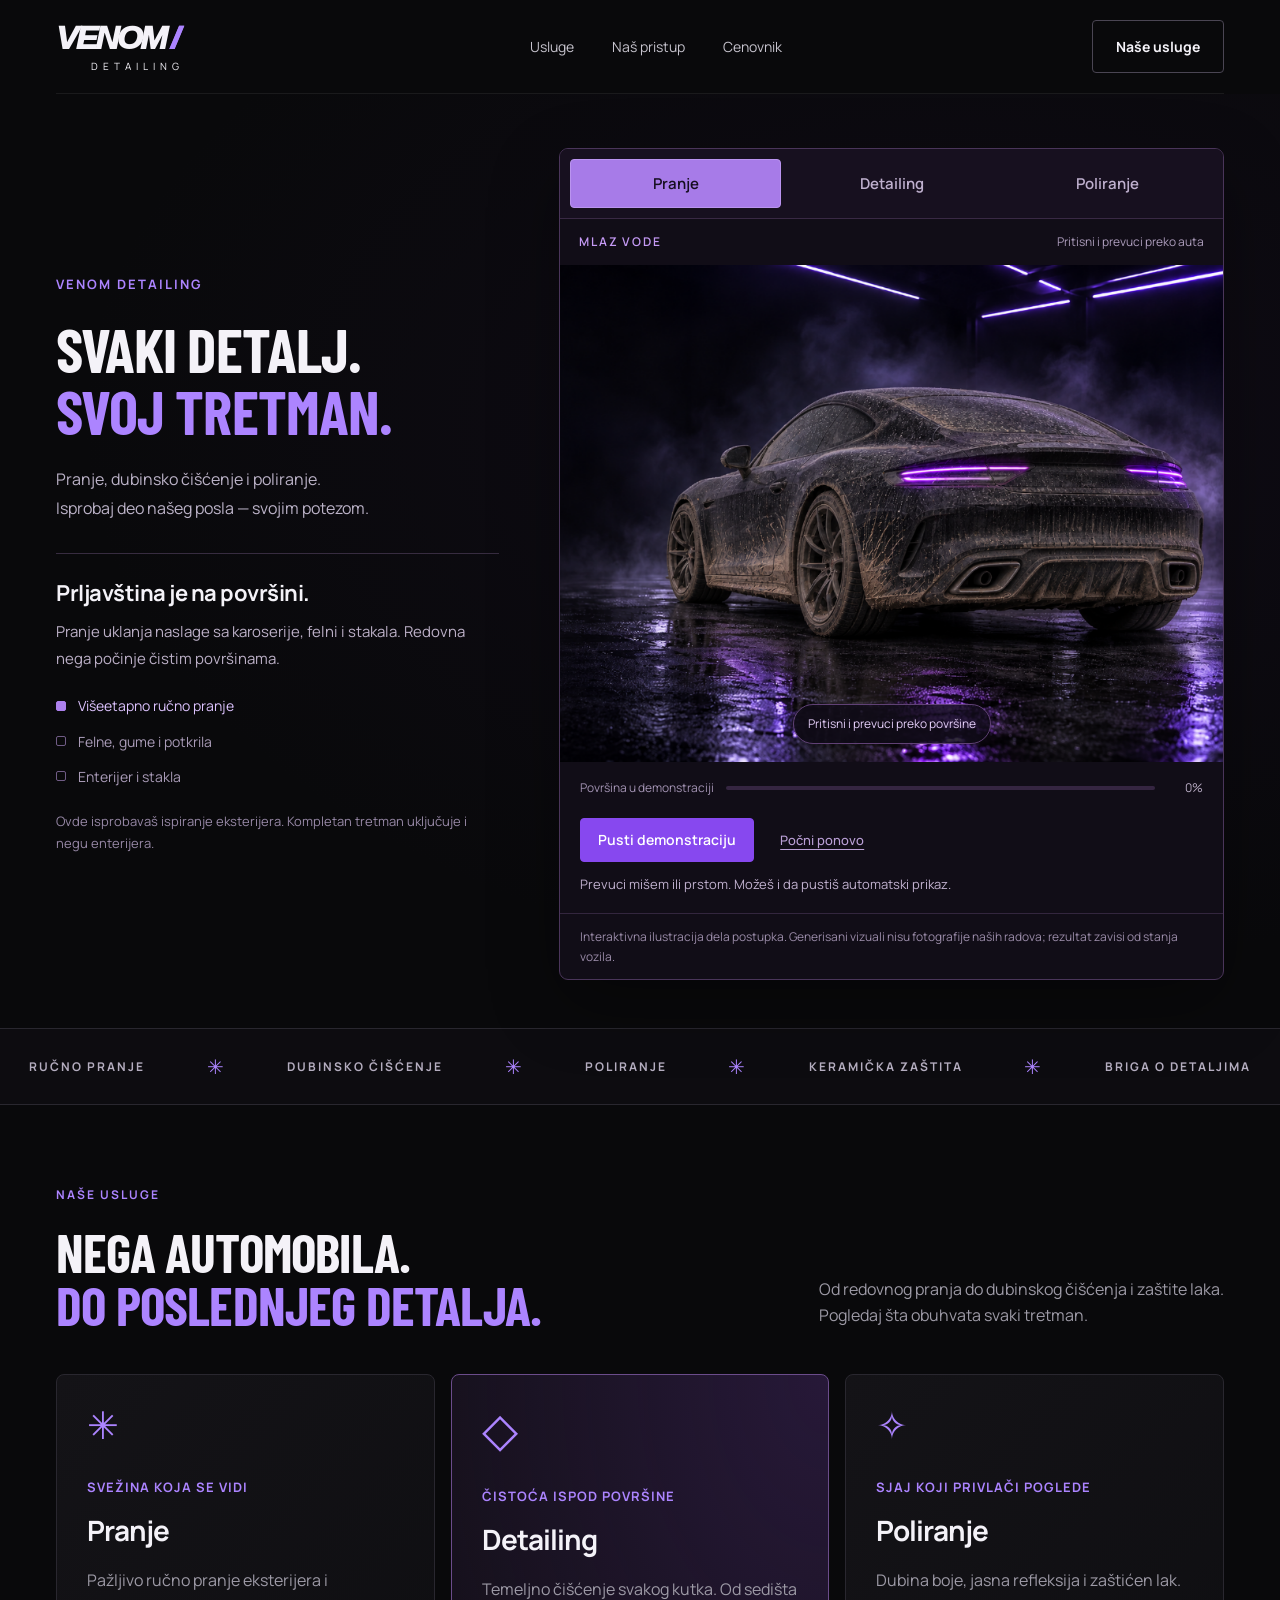
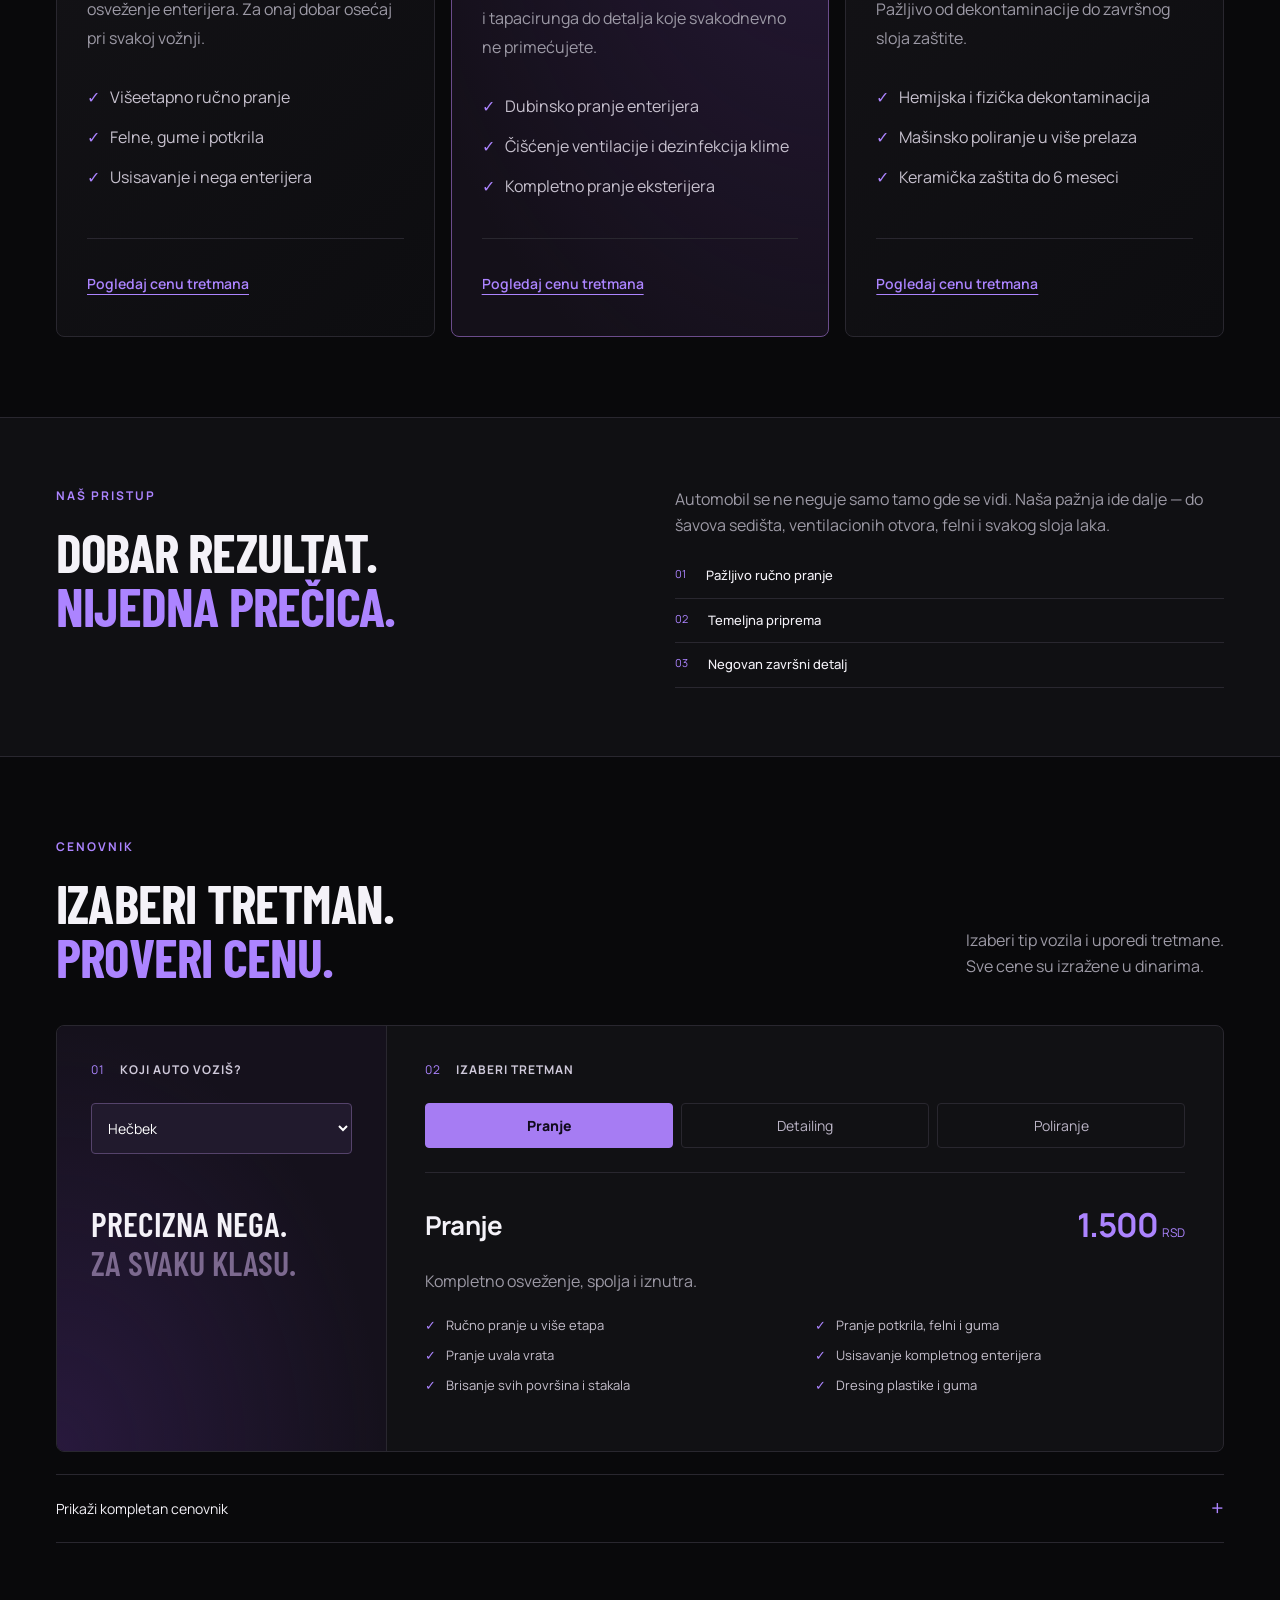
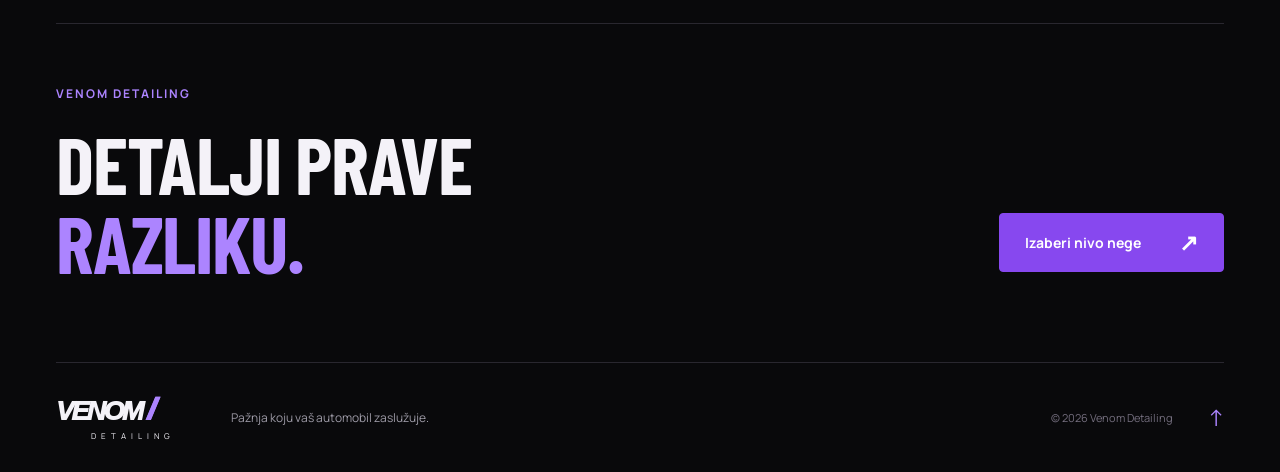
<file: venom-detailing/index.html>
<!doctype html>
<html lang="sr-Latn">
<head>
  <meta charset="UTF-8"><meta name="viewport" content="width=device-width, initial-scale=1">
  <title>Venom Detailing — Pranje, detailing i poliranje.</title>
  <meta name="description" content="Venom Detailing — ručno pranje, dubinsko čišćenje i poliranje automobila. Izaberite svoje vozilo i pogledajte cene svih tretmana.">
  <meta name="theme-color" content="#09090b">
  <link rel="canonical" href="https://darkoputic.github.io/biznisbiznisbiznis/venom-detailing/">
  <link rel="icon" type="image/svg+xml" href="data:image/svg+xml,%3Csvg xmlns='http://www.w3.org/2000/svg' viewBox='0 0 32 32'%3E%3Crect width='32' height='32' rx='6' fill='%2309090b'/%3E%3Cpath d='M5 7h7l4 13 4-13h7L18 27h-4Z' fill='%23a374ff'/%3E%3C/svg%3E">
  <link rel="preconnect" href="https://fonts.googleapis.com"><link rel="preconnect" href="https://fonts.gstatic.com" crossorigin>
  <link href="https://fonts.googleapis.com/css2?family=Barlow+Condensed:wght@600;700;800&family=Manrope:wght@400;500;600;700;800&display=swap" rel="stylesheet">
  <link rel="stylesheet" href="style.css"><link rel="stylesheet" href="garage.css"><script src="app.js" defer></script><script src="workbench.js" defer></script>
</head>
<body>
  <a class="skip" href="#usluge">Pređi na usluge</a>
  <header class="header wrap">
    <a class="brand" href="#" aria-label="Venom Detailing početna"><span class="wordmark">VENOM<span class="brand-slash">//</span></span><span class="brand-sub">DETAILING</span></a>
    <nav aria-label="Glavna navigacija"><a href="#usluge">Usluge</a><a href="#pristup">Naš pristup</a><a href="#cenovnik">Cenovnik</a></nav>
    <a class="button header-cta" href="#usluge">Naše usluge</a>
  </header>
  <main>
    <section class="garage" aria-labelledby="hero-title">
      <div class="demo-layout wrap">
        <div class="garage-intro"><div class="eyebrow">VENOM DETAILING</div><h1 id="hero-title">SVAKI DETALJ.<br><span>SVOJ TRETMAN.</span></h1><p>Pranje, dubinsko čišćenje i poliranje.<br>Isprobaj deo našeg posla — svojim potezom.</p>
          <div class="work-story" aria-live="polite"><h2 id="work-title">Prljavština je na površini.</h2><p id="work-reason">Pranje uklanja naslage sa karoserije, felni i stakala. Redovna nega počinje čistim površinama.</p></div>
          <ol class="work-steps" id="work-steps"><li>Višeetapno ručno pranje</li><li>Felne, gume i potkrila</li><li>Enterijer i stakla</li></ol>
          <p class="work-context" id="work-context">U prikazu isprobavaš ispiranje eksterijera. Kompletan tretman uključuje i negu enterijera.</p>
        </div>
        <div class="workbench">
          <div class="work-tabs" role="tablist" aria-label="Isprobaj deo tretmana"><button id="work-tab-wash" role="tab" aria-selected="true" aria-controls="work-panel" data-work="wash">Pranje</button><button id="work-tab-detail" role="tab" aria-selected="false" aria-controls="work-panel" data-work="detail" tabindex="-1">Detailing</button><button id="work-tab-polish" role="tab" aria-selected="false" aria-controls="work-panel" data-work="polish" tabindex="-1">Poliranje</button></div>
          <div id="work-panel" role="tabpanel" aria-labelledby="work-tab-wash">
            <div class="work-tool-line"><span id="work-tool">MLAZ VODE</span><span id="work-gesture">Pritisni i prevuci preko auta</span></div>
            <div class="work-surface" id="work-surface" data-tool="wash"><canvas id="work-clean" width="840" height="630" aria-hidden="true"></canvas><canvas id="work-dirty" width="840" height="630" role="img" aria-label="Interaktivna ilustracija pranja: prevlačenjem uklanjaš zaprljani sloj. Za automatski prikaz koristi dugme ispod."></canvas><div class="work-cursor" aria-hidden="true"></div><div class="work-loading" id="work-loading">Pripremamo prikaz…</div><div class="work-hint" id="work-hint">Pritisni i prevuci preko površine</div></div>
            <div class="work-progress"><span>Površina u demonstraciji</span><progress id="work-progress" value="0" max="100" aria-label="Obrađena površina u demonstraciji"></progress><output id="work-percent">0%</output></div>
            <div class="work-actions"><button class="button primary" id="work-play" type="button" disabled>Pusti demonstraciju</button><button id="work-reset" type="button" disabled>Počni ponovo</button></div>
            <p class="work-status" id="work-status" role="status">Prevuci mišem ili prstom. Možeš i da pustiš automatski prikaz.</p>
          </div>
          <p class="work-disclaimer">Interaktivna ilustracija dela postupka. Generisani vizuali nisu fotografije naših radova; rezultat zavisi od stanja vozila.</p>
        </div>
      </div>
    </section>
    <div class="service-band" aria-hidden="true"><div>RUČNO PRANJE <b>✳</b> DUBINSKO ČIŠĆENJE <b>✳</b> POLIRANJE <b>✳</b> KERAMIČKA ZAŠTITA <b>✳</b> BRIGA O DETALJIMA</div></div>
    <section id="usluge" class="section wrap">
      <div class="section-heading"><div><div class="eyebrow">NAŠE USLUGE</div><h2>NEGA AUTOMOBILA.<br><span>DO POSLEDNJEG DETALJA.</span></h2></div><p>Od redovnog pranja do dubinskog čišćenja i zaštite laka.<br>Pogledaj šta obuhvata svaki tretman.</p></div>
      <div class="services">
        <article class="service-card"><div class="card-top"><span class="service-icon" aria-hidden="true">✳</span></div><div class="eyebrow">SVEŽINA KOJA SE VIDI</div><h3>Pranje</h3><p>Pažljivo ručno pranje eksterijera i osveženje enterijera. Za onaj dobar osećaj pri svakoj vožnji.</p><ul><li>Višeetapno ručno pranje</li><li>Felne, gume i potkrila</li><li>Usisavanje i nega enterijera</li></ul><div class="card-footer"><a href="#cenovnik" data-service="wash" aria-label="Pogledaj cenovnik pranja">Pogledaj cenu tretmana</a></div></article>
        <article class="service-card featured"><div class="card-top"><span class="service-icon diamond" aria-hidden="true">◇</span></div><div class="eyebrow">ČISTOĆA ISPOD POVRŠINE</div><h3>Detailing</h3><p>Temeljno čišćenje svakog kutka. Od sedišta i tapacirunga do detalja koje svakodnevno ne primećujete.</p><ul><li>Dubinsko pranje enterijera</li><li>Čišćenje ventilacije i dezinfekcija klime</li><li>Kompletno pranje eksterijera</li></ul><div class="card-footer"><a href="#cenovnik" data-service="detail" aria-label="Pogledaj cenovnik detailinga">Pogledaj cenu tretmana</a></div></article>
        <article class="service-card"><div class="card-top"><span class="service-icon" aria-hidden="true">✧</span></div><div class="eyebrow">SJAJ KOJI PRIVLAČI POGLEDE</div><h3>Poliranje</h3><p>Dubina boje, jasna refleksija i zaštićen lak. Pažljivo od dekontaminacije do završnog sloja zaštite.</p><ul><li>Hemijska i fizička dekontaminacija</li><li>Mašinsko poliranje u više prelaza</li><li>Keramička zaštita do 6 meseci</li></ul><div class="card-footer"><a href="#cenovnik" data-service="polish" aria-label="Pogledaj cenovnik poliranja">Pogledaj cenu tretmana</a></div></article>
      </div>
    </section>
    <section id="pristup" class="approach"><div class="wrap approach-inner"><div><div class="eyebrow">NAŠ PRISTUP</div><h2>DOBAR REZULTAT.<br><span>NIJEDNA PREČICA.</span></h2></div><div class="approach-copy"><p>Automobil se ne neguje samo tamo gde se vidi. Naša pažnja ide dalje — do šavova sedišta, ventilacionih otvora, felni i svakog sloja laka.</p><div class="approach-points"><div><span>01</span><strong>Pažljivo ručno pranje</strong></div><div><span>02</span><strong>Temeljna priprema</strong></div><div><span>03</span><strong>Negovan završni detalj</strong></div></div></div></div></section>
    <section id="cenovnik" class="section wrap pricing-section"><div class="section-heading"><div><div class="eyebrow">CENOVNIK</div><h2>IZABERI TRETMAN.<br><span>PROVERI CENU.</span></h2></div><p>Izaberi tip vozila i uporedi tretmane.<br>Sve cene su izražene u dinarima.</p></div>
      <div class="configurator"><div class="vehicle-picker"><label for="vehicle">01 <span>KOJI AUTO VOZIŠ?</span></label><select id="vehicle"><option value="hatch">Hečbek</option><option value="sedan">Sedan</option><option value="wagon">Karavan / van</option><option value="crossover">Krosover / pik-ap</option><option value="midsuv">Srednji SUV</option><option value="largesuv">Veliki SUV</option></select><div class="picker-caption">Precizna nega.<br><span>Za svaku klasu.</span></div></div><div class="treatment-picker"><div class="step-label">02 <span>IZABERI TRETMAN</span></div><div class="treatment-tabs" role="tablist" aria-label="Vrsta tretmana"><button role="tab" aria-selected="true" aria-controls="treatment-panel" id="tab-wash" data-tab="wash">Pranje</button><button role="tab" aria-selected="false" aria-controls="treatment-panel" id="tab-detail" data-tab="detail" tabindex="-1">Detailing</button><button role="tab" aria-selected="false" aria-controls="treatment-panel" id="tab-polish" data-tab="polish" tabindex="-1">Poliranje</button></div><div id="treatment-panel" role="tabpanel" aria-labelledby="tab-wash"><div class="price-row"><h3 id="treatment-title">Pranje</h3><div id="price" aria-live="polite"><strong>1.500</strong> <span>RSD</span></div></div><p id="treatment-description"></p><ul id="treatment-includes" class="treatment-includes"></ul><p id="price-note" class="price-note"></p></div></div></div>
      <details class="full-pricing"><summary>Prikaži kompletan cenovnik <span aria-hidden="true">+</span></summary><div class="table-scroll"><table><caption>Pregled cena po tipu vozila (RSD)</caption><thead><tr><th scope="col">Tip vozila</th><th scope="col">Pranje</th><th scope="col">Detailing</th><th scope="col">Poliranje</th></tr></thead><tbody><tr><th scope="row">Hečbek</th><td>1.500</td><td>12.000</td><td>24.000–40.000*</td></tr><tr><th scope="row">Sedan</th><td>1.700</td><td>14.000</td><td>29.000–47.000*</td></tr><tr><th scope="row">Karavan / van</th><td>1.900</td><td>16.000</td><td>35.000–53.000*</td></tr><tr><th scope="row">Krosover / pik-ap</th><td>2.200</td><td>Po dogovoru¹</td><td>Po tipu vozila¹</td></tr><tr><th scope="row">Srednji SUV</th><td>2.500</td><td>18.000</td><td>40.000–59.000*</td></tr><tr><th scope="row">Veliki SUV</th><td>2.800</td><td>18.000</td><td>40.000–59.000*</td></tr></tbody></table></div><p>* Viša cena uključuje šmirglanje laka P1500/P2000/P3000 i poliranje u dva prelaza.<br>¹ Za krosover je poliranje 35.000–53.000 RSD. Detailing za krosover / pik-ap i poliranje za pik-ap nisu posebno navedeni u cenovniku; cenu je potrebno potvrditi.</p></details>
    </section>
    <section class="closing wrap"><div class="eyebrow">VENOM DETAILING</div><h2>DETALJI PRAVE<br><span>RAZLIKU.</span></h2><a class="button primary" href="#cenovnik">Izaberi nivo nege <span aria-hidden="true">↗</span></a></section>
  </main>
  <footer class="wrap"><a class="brand" href="#"><span class="wordmark">VENOM<span class="brand-slash">//</span></span><span class="brand-sub">DETAILING</span></a><p>Pažnja koju vaš automobil zaslužuje.</p><span>© <span id="year">2026</span> Venom Detailing</span><a class="to-top" href="#" aria-label="Nazad na vrh">↑</a></footer>
</body></html>
</file>
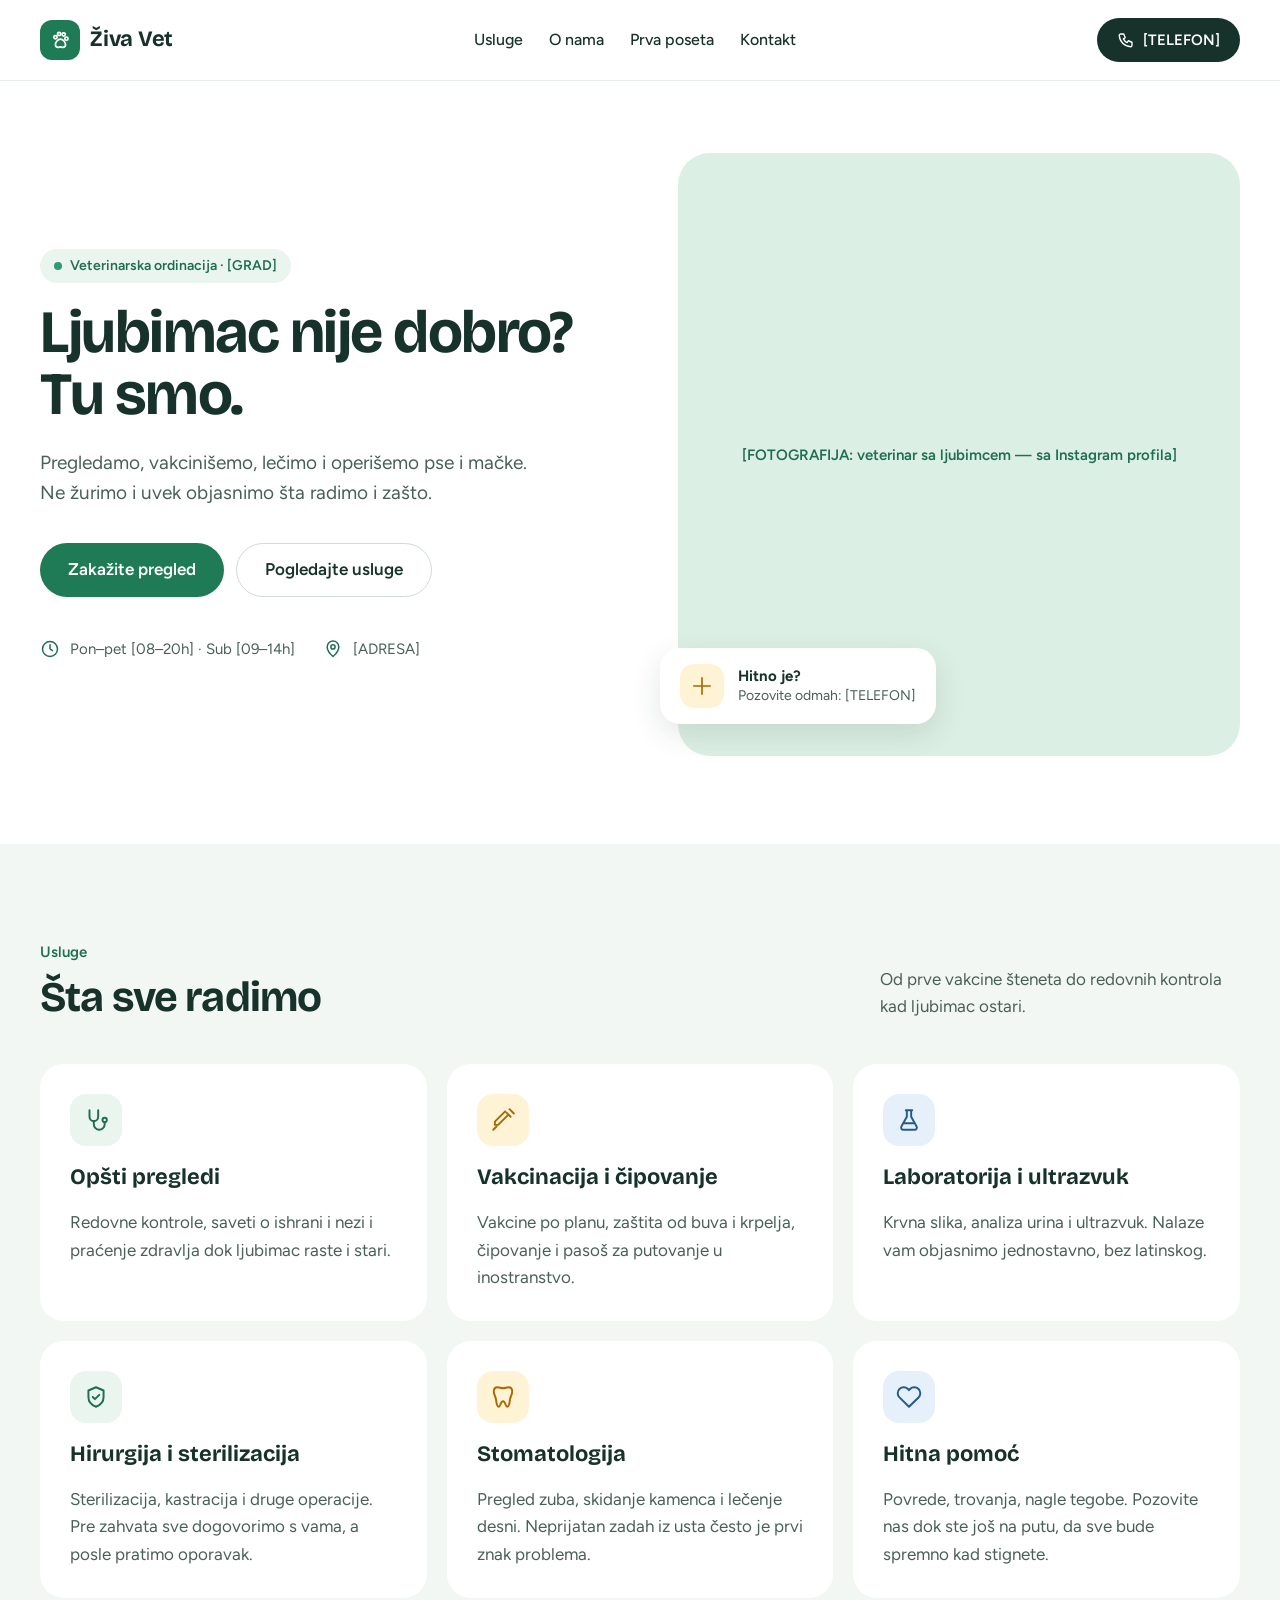
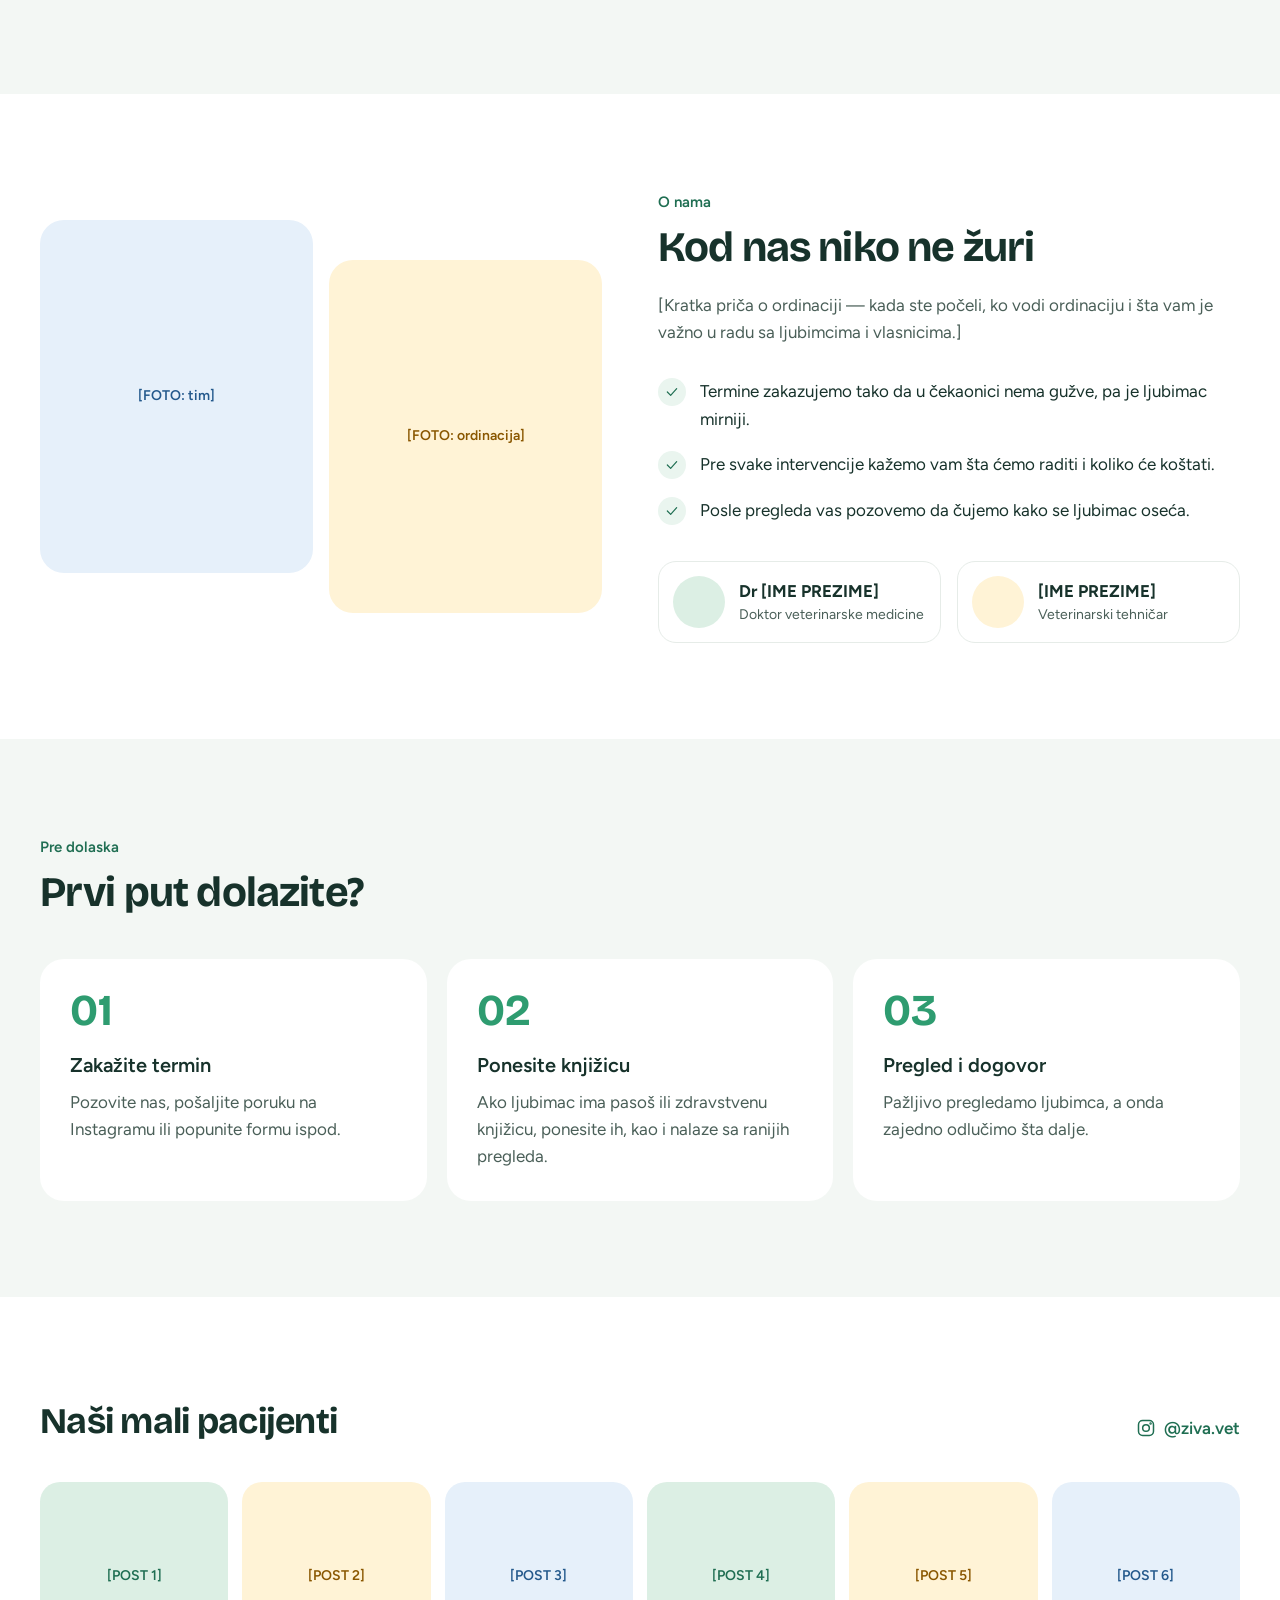
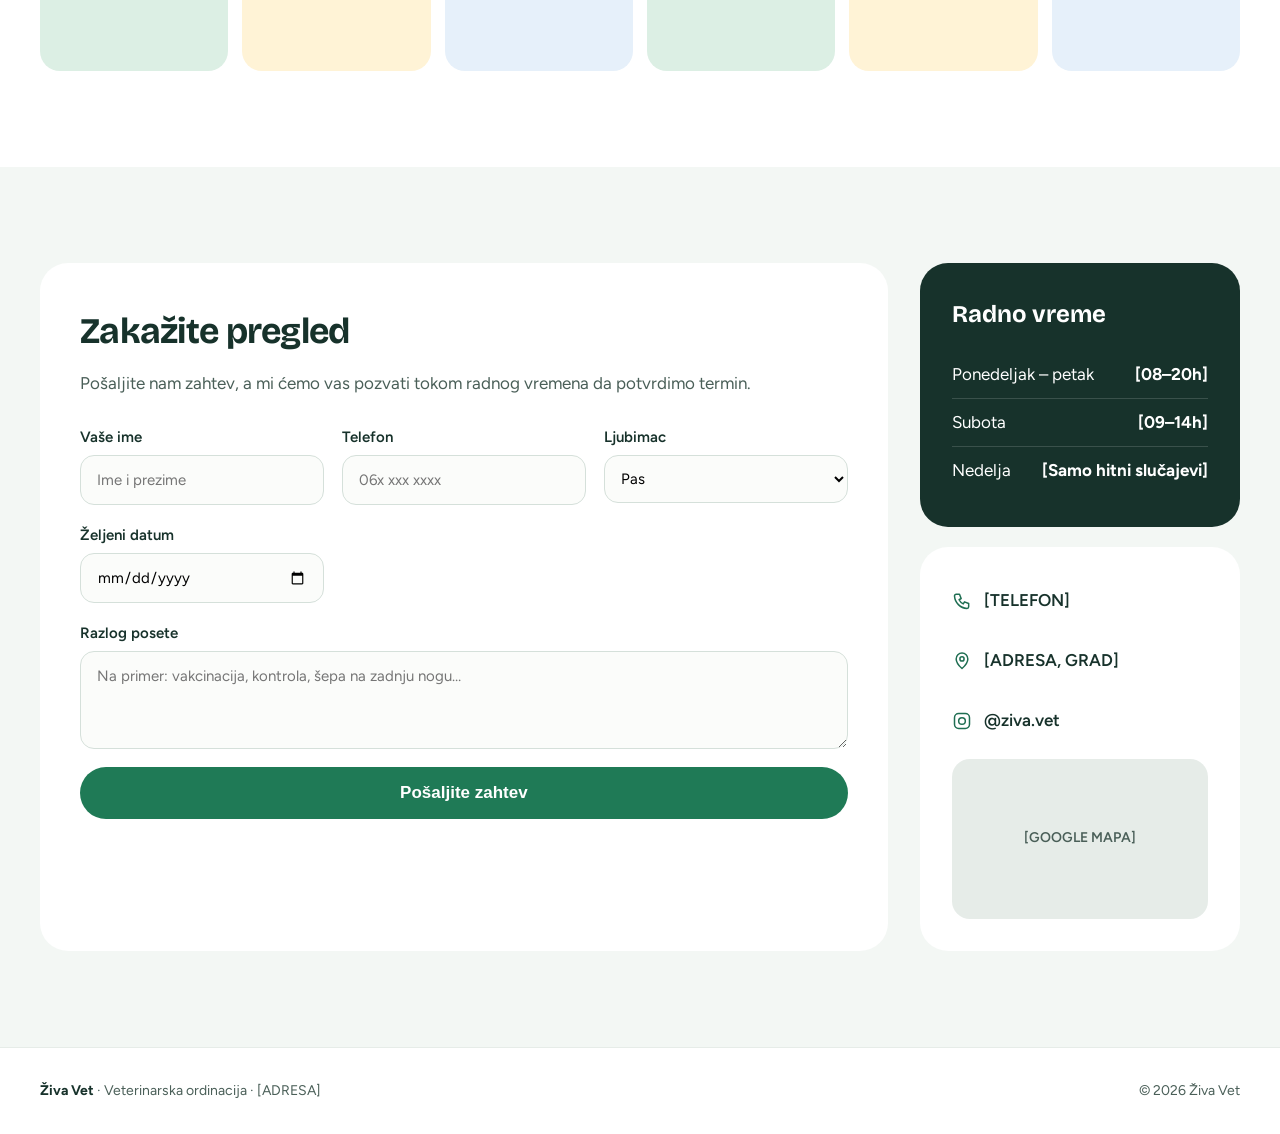
<file: ziva-vet/index.html>
<!doctype html>
<html lang="sr-Latn">
<head>
<meta charset="utf-8">
<title>Živa Vet – veterinarska ordinacija</title>
<meta name="viewport" content="width=device-width, initial-scale=1">
<link rel="preconnect" href="https://fonts.googleapis.com">
<link href="https://fonts.googleapis.com/css2?family=Bricolage+Grotesque:opsz,wght@12..96,500;12..96,700&amp;family=Figtree:wght@400;500;600&amp;display=swap" rel="stylesheet">
<style>
body{margin:0;background:#FBFCFA}
a{color:#1F6E52}a:hover{color:#164F3B}
.ic{fill:none;stroke:currentColor;stroke-width:1.8;stroke-linecap:round;stroke-linejoin:round}
input,select,textarea{font:inherit}
</style>
</head>
<body>

<div style="font-family: 'Figtree', system-ui, sans-serif; color: #17322B; background: #FBFCFA; font-size: 17px; line-height: 1.6">

  <!-- NAV -->
  <header style="border-bottom: 1px solid #E6ECE8; background: #FFFFFF">
    <div style="max-width: 1200px; margin: 0 auto; padding: 18px 24px; display: flex; flex-wrap: wrap; align-items: center; justify-content: space-between; gap: 16px">
      <a href="#top" style="display: flex; align-items: center; gap: 10px; text-decoration: none; color: #17322B">
        <span style="width: 40px; height: 40px; border-radius: 12px; background: #1F7A56; color: #FFFFFF; display: flex; align-items: center; justify-content: center">
          <svg width="22" height="22" viewBox="0 0 24 24" class="ic" aria-hidden="true"><circle cx="7" cy="9" r="1.8"></circle><circle cx="11" cy="5.5" r="1.8"></circle><circle cx="16" cy="6" r="1.8"></circle><circle cx="19" cy="10.5" r="1.8"></circle><path d="M12.5 11c-3 0-5.5 3.6-5.5 6.2 0 1.8 1.4 2.8 3 2.8 1 0 1.6-.5 2.5-.5s1.5.5 2.5.5c1.6 0 3-1 3-2.8C18 14.6 15.5 11 12.5 11z"></path></svg>
        </span>
        <span style="font-family: 'Bricolage Grotesque', sans-serif; font-weight: 700; font-size: 22px; letter-spacing: -0.01em">Živa Vet</span>
      </a>
      <nav aria-label="Glavni meni" style="display: flex; flex-wrap: wrap; align-items: center; gap: 6px 26px; font-weight: 500; font-size: 16px">
        <a href="#usluge" style="color: #17322B; text-decoration: none">Usluge</a>
        <a href="#o-nama" style="color: #17322B; text-decoration: none">O nama</a>
        <a href="#poseta" style="color: #17322B; text-decoration: none">Prva poseta</a>
        <a href="#kontakt" style="color: #17322B; text-decoration: none">Kontakt</a>
      </nav>
      <a href="tel:[TELEFON]" style="display: inline-flex; align-items: center; gap: 8px; min-height: 44px; padding: 0 20px; border-radius: 999px; background: #17322B; color: #FFFFFF; text-decoration: none; font-weight: 600; font-size: 15px">
        <svg width="18" height="18" viewBox="0 0 24 24" class="ic" aria-hidden="true"><path d="M5 4h4l2 5-2.5 1.5a11 11 0 0 0 5 5L15 13l5 2v4a2 2 0 0 1-2 2A16 16 0 0 1 3 6a2 2 0 0 1 2-2"></path></svg>
        [TELEFON]
      </a>
    </div>
  </header>

  <!-- HERO -->
  <section id="top" style="background: #FFFFFF">
    <div style="max-width: 1200px; margin: 0 auto; padding: 72px 24px 88px; display: flex; flex-wrap: wrap; align-items: center; gap: 56px">
      <div style="flex: 1 1 440px; min-width: 0">
        <p style="margin: 0 0 18px; display: inline-flex; align-items: center; gap: 8px; padding: 6px 14px; border-radius: 999px; background: #EAF5EF; color: #1F6E52; font-weight: 600; font-size: 14px">
          <span style="width: 8px; height: 8px; border-radius: 50%; background: #2E9C70"></span>
          Veterinarska ordinacija · [GRAD]
        </p>
        <h1 style="margin: 0; font-family: 'Bricolage Grotesque', sans-serif; font-weight: 700; font-size: clamp(40px, 6vw, 60px); line-height: 1.04; letter-spacing: -0.025em">Ljubimac nije dobro?<br>Tu smo.</h1>
        <p style="margin: 22px 0 0; max-width: 500px; font-size: 19px; color: #4A5F58">Pregledamo, vakcinišemo, lečimo i operišemo pse i mačke. Ne žurimo i uvek objasnimo šta radimo i zašto.</p>
        <div style="margin-top: 34px; display: flex; flex-wrap: wrap; gap: 12px">
          <a href="#termin" style="display: inline-flex; align-items: center; min-height: 52px; padding: 0 28px; border-radius: 999px; background: #1F7A56; color: #FFFFFF; text-decoration: none; font-weight: 600">Zakažite pregled</a>
          <a href="#usluge" style="display: inline-flex; align-items: center; min-height: 52px; padding: 0 28px; border-radius: 999px; border: 1.5px solid #CFDCD5; color: #17322B; text-decoration: none; font-weight: 600">Pogledajte usluge</a>
        </div>
        <div style="margin-top: 40px; display: flex; flex-wrap: wrap; gap: 28px; font-size: 15px; color: #4A5F58">
          <div style="display: flex; align-items: center; gap: 10px">
            <svg width="20" height="20" viewBox="0 0 24 24" class="ic" aria-hidden="true" style="color: #1F6E52"><circle cx="12" cy="12" r="9"></circle><path d="M12 7v5l3 2"></path></svg>
            <span>Pon–pet [08–20h] · Sub [09–14h]</span>
          </div>
          <div style="display: flex; align-items: center; gap: 10px">
            <svg width="20" height="20" viewBox="0 0 24 24" class="ic" aria-hidden="true" style="color: #1F6E52"><path d="M12 21s-7-6.2-7-11.5A7 7 0 0 1 19 9.5C19 14.8 12 21 12 21z"></path><circle cx="12" cy="9.5" r="2.5"></circle></svg>
            <span>[ADRESA]</span>
          </div>
        </div>
      </div>
      <div style="flex: 1 1 420px; min-width: 0; position: relative">
        <div style="aspect-ratio: 5 / 5.4; border-radius: 32px; background: #DCEFE4; display: flex; align-items: center; justify-content: center; text-align: center; color: #1F6E52; font-weight: 600; font-size: 15px; padding: 24px">[FOTOGRAFIJA: veterinar sa ljubimcem — sa Instagram profila]</div>
        <div style="position: absolute; left: -18px; bottom: 32px; background: #FFFFFF; border-radius: 20px; padding: 16px 20px; box-shadow: 0 10px 30px rgba(23,50,43,0.12); display: flex; align-items: center; gap: 14px">
          <span style="width: 44px; height: 44px; border-radius: 14px; background: #FFF3D6; color: #A86A00; display: flex; align-items: center; justify-content: center">
            <svg width="22" height="22" viewBox="0 0 24 24" class="ic" aria-hidden="true"><path d="M12 3v18M3 12h18"></path></svg>
          </span>
          <span style="display: flex; flex-direction: column; line-height: 1.3">
            <strong style="font-size: 15px">Hitno je?</strong>
            <span style="font-size: 14px; color: #4A5F58">Pozovite odmah: [TELEFON]</span>
          </span>
        </div>
      </div>
    </div>
  </section>

  <!-- USLUGE -->
  <section id="usluge" style="background: #F3F7F4">
    <div style="max-width: 1200px; margin: 0 auto; padding: 96px 24px">
      <div style="display: flex; flex-wrap: wrap; align-items: flex-end; justify-content: space-between; gap: 20px; margin-bottom: 44px">
        <div style="max-width: 560px">
          <p style="margin: 0 0 10px; color: #1F6E52; font-weight: 600; font-size: 15px">Usluge</p>
          <h2 style="margin: 0; font-family: 'Bricolage Grotesque', sans-serif; font-weight: 700; font-size: 42px; line-height: 1.1; letter-spacing: -0.02em">Šta sve radimo</h2>
        </div>
        <p style="margin: 0; max-width: 360px; color: #4A5F58">Od prve vakcine šteneta do redovnih kontrola kad ljubimac ostari.</p>
      </div>
      <div style="display: grid; grid-template-columns: repeat(auto-fit, minmax(300px, 1fr)); gap: 20px">
        <div style="background: #FFFFFF; border-radius: 24px; padding: 30px; display: flex; flex-direction: column; gap: 14px">
          <span style="width: 52px; height: 52px; border-radius: 16px; background: #EAF5EF; color: #1F6E52; display: flex; align-items: center; justify-content: center"><svg width="26" height="26" viewBox="0 0 24 24" class="ic" aria-hidden="true"><path d="M6 3v6a4 4 0 0 0 8 0V3"></path><path d="M10 13v3a5 5 0 0 0 10 0v-2"></path><circle cx="20" cy="12" r="2"></circle></svg></span>
          <h3 style="margin: 0; font-family: 'Bricolage Grotesque', sans-serif; font-size: 22px; font-weight: 700">Opšti pregledi</h3>
          <p style="margin: 0; color: #4A5F58">Redovne kontrole, saveti o ishrani i nezi i praćenje zdravlja dok ljubimac raste i stari.</p>
        </div>
        <div style="background: #FFFFFF; border-radius: 24px; padding: 30px; display: flex; flex-direction: column; gap: 14px">
          <span style="width: 52px; height: 52px; border-radius: 16px; background: #FFF3D6; color: #A86A00; display: flex; align-items: center; justify-content: center"><svg width="26" height="26" viewBox="0 0 24 24" class="ic" aria-hidden="true"><path d="M18 2l4 4M15 5l4 4M17 7l-9.5 9.5H4.5v-3L14 4"></path><path d="M3 21l3-3"></path></svg></span>
          <h3 style="margin: 0; font-family: 'Bricolage Grotesque', sans-serif; font-size: 22px; font-weight: 700">Vakcinacija i čipovanje</h3>
          <p style="margin: 0; color: #4A5F58">Vakcine po planu, zaštita od buva i krpelja, čipovanje i pasoš za putovanje u inostranstvo.</p>
        </div>
        <div style="background: #FFFFFF; border-radius: 24px; padding: 30px; display: flex; flex-direction: column; gap: 14px">
          <span style="width: 52px; height: 52px; border-radius: 16px; background: #E6F0FA; color: #24598C; display: flex; align-items: center; justify-content: center"><svg width="26" height="26" viewBox="0 0 24 24" class="ic" aria-hidden="true"><path d="M9 3h6M10 3v6l-5 9a2 2 0 0 0 1.8 3h10.4a2 2 0 0 0 1.8-3l-5-9V3"></path><path d="M7.5 15h9"></path></svg></span>
          <h3 style="margin: 0; font-family: 'Bricolage Grotesque', sans-serif; font-size: 22px; font-weight: 700">Laboratorija i ultrazvuk</h3>
          <p style="margin: 0; color: #4A5F58">Krvna slika, analiza urina i ultrazvuk. Nalaze vam objasnimo jednostavno, bez latinskog.</p>
        </div>
        <div style="background: #FFFFFF; border-radius: 24px; padding: 30px; display: flex; flex-direction: column; gap: 14px">
          <span style="width: 52px; height: 52px; border-radius: 16px; background: #EAF5EF; color: #1F6E52; display: flex; align-items: center; justify-content: center"><svg width="26" height="26" viewBox="0 0 24 24" class="ic" aria-hidden="true"><path d="M12 3l7 3v6c0 4.5-3 7.5-7 9-4-1.5-7-4.5-7-9V6z"></path><path d="M9 12l2 2 4-4"></path></svg></span>
          <h3 style="margin: 0; font-family: 'Bricolage Grotesque', sans-serif; font-size: 22px; font-weight: 700">Hirurgija i sterilizacija</h3>
          <p style="margin: 0; color: #4A5F58">Sterilizacija, kastracija i druge operacije. Pre zahvata sve dogovorimo s vama, a posle pratimo oporavak.</p>
        </div>
        <div style="background: #FFFFFF; border-radius: 24px; padding: 30px; display: flex; flex-direction: column; gap: 14px">
          <span style="width: 52px; height: 52px; border-radius: 16px; background: #FFF3D6; color: #A86A00; display: flex; align-items: center; justify-content: center"><svg width="26" height="26" viewBox="0 0 24 24" class="ic" aria-hidden="true"><path d="M7 3c-2 0-3.5 1.6-3.5 4 0 3 1.5 4 2 7s.5 7 2.5 7 1.5-5 4-5 2 5 4 5 2-4 2.5-7 2-4 2-7c0-2.4-1.5-4-3.5-4-2 0-3 1-5 1S9 3 7 3z"></path></svg></span>
          <h3 style="margin: 0; font-family: 'Bricolage Grotesque', sans-serif; font-size: 22px; font-weight: 700">Stomatologija</h3>
          <p style="margin: 0; color: #4A5F58">Pregled zuba, skidanje kamenca i lečenje desni. Neprijatan zadah iz usta često je prvi znak problema.</p>
        </div>
        <div style="background: #FFFFFF; border-radius: 24px; padding: 30px; display: flex; flex-direction: column; gap: 14px">
          <span style="width: 52px; height: 52px; border-radius: 16px; background: #E6F0FA; color: #24598C; display: flex; align-items: center; justify-content: center"><svg width="26" height="26" viewBox="0 0 24 24" class="ic" aria-hidden="true"><path d="M20.8 4.6a5.5 5.5 0 0 0-7.8 0L12 5.7l-1-1.1a5.5 5.5 0 0 0-7.8 7.8L12 21l8.8-8.6a5.5 5.5 0 0 0 0-7.8z"></path></svg></span>
          <h3 style="margin: 0; font-family: 'Bricolage Grotesque', sans-serif; font-size: 22px; font-weight: 700">Hitna pomoć</h3>
          <p style="margin: 0; color: #4A5F58">Povrede, trovanja, nagle tegobe. Pozovite nas dok ste još na putu, da sve bude spremno kad stignete.</p>
        </div>
      </div>
    </div>
  </section>

  <!-- O NAMA -->
  <section id="o-nama" style="background: #FFFFFF">
    <div style="max-width: 1200px; margin: 0 auto; padding: 96px 24px; display: flex; flex-wrap: wrap; align-items: center; gap: 56px">
      <div style="flex: 1 1 420px; min-width: 0; display: grid; grid-template-columns: repeat(2, minmax(0, 1fr)); gap: 16px">
        <div style="aspect-ratio: 3 / 4; border-radius: 24px; background: #E6F0FA; display: flex; align-items: center; justify-content: center; text-align: center; padding: 16px; color: #24598C; font-weight: 600; font-size: 14px">[FOTO: tim]</div>
        <div style="aspect-ratio: 3 / 4; border-radius: 24px; background: #FFF3D6; display: flex; align-items: center; justify-content: center; text-align: center; padding: 16px; color: #8A5700; font-weight: 600; font-size: 14px; margin-top: 40px">[FOTO: ordinacija]</div>
      </div>
      <div style="flex: 1 1 440px; min-width: 0">
        <p style="margin: 0 0 10px; color: #1F6E52; font-weight: 600; font-size: 15px">O nama</p>
        <h2 style="margin: 0; font-family: 'Bricolage Grotesque', sans-serif; font-weight: 700; font-size: 42px; line-height: 1.1; letter-spacing: -0.02em">Kod nas niko ne žuri</h2>
        <p style="margin: 22px 0 0; color: #4A5F58">[Kratka priča o ordinaciji — kada ste počeli, ko vodi ordinaciju i šta vam je važno u radu sa ljubimcima i vlasnicima.]</p>
        <div style="margin-top: 32px; display: flex; flex-direction: column; gap: 18px">
          <div style="display: flex; gap: 14px; align-items: flex-start">
            <span style="flex: none; width: 28px; height: 28px; border-radius: 50%; background: #EAF5EF; color: #1F6E52; display: flex; align-items: center; justify-content: center"><svg width="16" height="16" viewBox="0 0 24 24" class="ic" aria-hidden="true"><path d="M5 12l5 5 9-10"></path></svg></span>
            <span>Termine zakazujemo tako da u čekaonici nema gužve, pa je ljubimac mirniji.</span>
          </div>
          <div style="display: flex; gap: 14px; align-items: flex-start">
            <span style="flex: none; width: 28px; height: 28px; border-radius: 50%; background: #EAF5EF; color: #1F6E52; display: flex; align-items: center; justify-content: center"><svg width="16" height="16" viewBox="0 0 24 24" class="ic" aria-hidden="true"><path d="M5 12l5 5 9-10"></path></svg></span>
            <span>Pre svake intervencije kažemo vam šta ćemo raditi i koliko će koštati.</span>
          </div>
          <div style="display: flex; gap: 14px; align-items: flex-start">
            <span style="flex: none; width: 28px; height: 28px; border-radius: 50%; background: #EAF5EF; color: #1F6E52; display: flex; align-items: center; justify-content: center"><svg width="16" height="16" viewBox="0 0 24 24" class="ic" aria-hidden="true"><path d="M5 12l5 5 9-10"></path></svg></span>
            <span>Posle pregleda vas pozovemo da čujemo kako se ljubimac oseća.</span>
          </div>
        </div>
        <div style="margin-top: 36px; display: flex; flex-wrap: wrap; gap: 16px">
          <div style="flex: 1 1 200px; display: flex; align-items: center; gap: 14px; padding: 14px; border: 1px solid #E6ECE8; border-radius: 18px">
            <span style="width: 52px; height: 52px; border-radius: 50%; background: #DCEFE4; flex: none"></span>
            <span style="line-height: 1.3"><strong style="display: block">Dr [IME PREZIME]</strong><span style="font-size: 14px; color: #4A5F58">Doktor veterinarske medicine</span></span>
          </div>
          <div style="flex: 1 1 200px; display: flex; align-items: center; gap: 14px; padding: 14px; border: 1px solid #E6ECE8; border-radius: 18px">
            <span style="width: 52px; height: 52px; border-radius: 50%; background: #FFF3D6; flex: none"></span>
            <span style="line-height: 1.3"><strong style="display: block">[IME PREZIME]</strong><span style="font-size: 14px; color: #4A5F58">Veterinarski tehničar</span></span>
          </div>
        </div>
      </div>
    </div>
  </section>

  <!-- PRVA POSETA -->
  <section id="poseta" style="background: #F3F7F4">
    <div style="max-width: 1200px; margin: 0 auto; padding: 96px 24px">
      <p style="margin: 0 0 10px; color: #1F6E52; font-weight: 600; font-size: 15px">Pre dolaska</p>
      <h2 style="margin: 0 0 44px; max-width: 620px; font-family: 'Bricolage Grotesque', sans-serif; font-weight: 700; font-size: 42px; line-height: 1.1; letter-spacing: -0.02em">Prvi put dolazite?</h2>
      <div style="display: grid; grid-template-columns: repeat(auto-fit, minmax(260px, 1fr)); gap: 20px">
        <div style="padding: 30px; border-radius: 24px; background: #FFFFFF">
          <span style="font-family: 'Bricolage Grotesque', sans-serif; font-weight: 700; font-size: 44px; color: #2E9C70; line-height: 1">01</span>
          <h3 style="margin: 16px 0 8px; font-size: 20px; font-weight: 600">Zakažite termin</h3>
          <p style="margin: 0; color: #4A5F58">Pozovite nas, pošaljite poruku na Instagramu ili popunite formu ispod.</p>
        </div>
        <div style="padding: 30px; border-radius: 24px; background: #FFFFFF">
          <span style="font-family: 'Bricolage Grotesque', sans-serif; font-weight: 700; font-size: 44px; color: #2E9C70; line-height: 1">02</span>
          <h3 style="margin: 16px 0 8px; font-size: 20px; font-weight: 600">Ponesite knjižicu</h3>
          <p style="margin: 0; color: #4A5F58">Ako ljubimac ima pasoš ili zdravstvenu knjižicu, ponesite ih, kao i nalaze sa ranijih pregleda.</p>
        </div>
        <div style="padding: 30px; border-radius: 24px; background: #FFFFFF">
          <span style="font-family: 'Bricolage Grotesque', sans-serif; font-weight: 700; font-size: 44px; color: #2E9C70; line-height: 1">03</span>
          <h3 style="margin: 16px 0 8px; font-size: 20px; font-weight: 600">Pregled i dogovor</h3>
          <p style="margin: 0; color: #4A5F58">Pažljivo pregledamo ljubimca, a onda zajedno odlučimo šta dalje.</p>
        </div>
      </div>
    </div>
  </section>

  <!-- INSTAGRAM -->
  <section style="background: #FFFFFF">
    <div style="max-width: 1200px; margin: 0 auto; padding: 96px 24px">
      <div style="display: flex; flex-wrap: wrap; align-items: flex-end; justify-content: space-between; gap: 16px; margin-bottom: 32px">
        <h2 style="margin: 0; font-family: 'Bricolage Grotesque', sans-serif; font-weight: 700; font-size: 36px; letter-spacing: -0.02em">Naši mali pacijenti</h2>
        <a href="https://www.instagram.com/ziva.vet/" style="display: inline-flex; align-items: center; gap: 8px; min-height: 44px; font-weight: 600; text-decoration: none">
          <svg width="20" height="20" viewBox="0 0 24 24" class="ic" aria-hidden="true"><rect x="3" y="3" width="18" height="18" rx="5"></rect><circle cx="12" cy="12" r="4"></circle><circle cx="17.5" cy="6.5" r="0.6"></circle></svg>
          @ziva.vet
        </a>
      </div>
      <div style="display: grid; grid-template-columns: repeat(auto-fit, minmax(160px, 1fr)); gap: 14px">
        <div style="aspect-ratio: 1; border-radius: 20px; background: #DCEFE4; display: flex; align-items: center; justify-content: center; color: #1F6E52; font-size: 14px; font-weight: 600">[POST 1]</div>
        <div style="aspect-ratio: 1; border-radius: 20px; background: #FFF3D6; display: flex; align-items: center; justify-content: center; color: #8A5700; font-size: 14px; font-weight: 600">[POST 2]</div>
        <div style="aspect-ratio: 1; border-radius: 20px; background: #E6F0FA; display: flex; align-items: center; justify-content: center; color: #24598C; font-size: 14px; font-weight: 600">[POST 3]</div>
        <div style="aspect-ratio: 1; border-radius: 20px; background: #DCEFE4; display: flex; align-items: center; justify-content: center; color: #1F6E52; font-size: 14px; font-weight: 600">[POST 4]</div>
        <div style="aspect-ratio: 1; border-radius: 20px; background: #FFF3D6; display: flex; align-items: center; justify-content: center; color: #8A5700; font-size: 14px; font-weight: 600">[POST 5]</div>
        <div style="aspect-ratio: 1; border-radius: 20px; background: #E6F0FA; display: flex; align-items: center; justify-content: center; color: #24598C; font-size: 14px; font-weight: 600">[POST 6]</div>
      </div>
    </div>
  </section>

  <!-- TERMIN + KONTAKT -->
  <section id="kontakt" style="background: #F3F7F4">
    <div style="max-width: 1200px; margin: 0 auto; padding: 96px 24px; display: flex; flex-wrap: wrap; gap: 32px">
      <div id="termin" style="flex: 999 1 520px; min-width: 0; background: #FFFFFF; border-radius: 28px; padding: 40px">
        <h2 style="margin: 0; font-family: 'Bricolage Grotesque', sans-serif; font-weight: 700; font-size: 36px; letter-spacing: -0.02em">Zakažite pregled</h2>
        <p style="margin: 10px 0 28px; color: #4A5F58">Pošaljite nam zahtev, a mi ćemo vas pozvati tokom radnog vremena da potvrdimo termin.</p>
        <form onsubmit="return false" style="display: grid; grid-template-columns: repeat(auto-fit, minmax(220px, 1fr)); gap: 18px">
          <label style="display: flex; flex-direction: column; gap: 6px; font-weight: 600; font-size: 15px">Vaše ime
            <input type="text" name="ime" placeholder="Ime i prezime" style="min-height: 48px; padding: 0 16px; border: 1.5px solid #D5E0DA; border-radius: 14px; background: #FBFCFA; font-weight: 400">
          </label>
          <label style="display: flex; flex-direction: column; gap: 6px; font-weight: 600; font-size: 15px">Telefon
            <input type="tel" name="telefon" placeholder="06x xxx xxxx" style="min-height: 48px; padding: 0 16px; border: 1.5px solid #D5E0DA; border-radius: 14px; background: #FBFCFA; font-weight: 400">
          </label>
          <label style="display: flex; flex-direction: column; gap: 6px; font-weight: 600; font-size: 15px">Ljubimac
            <select name="vrsta" style="min-height: 48px; padding: 0 12px; border: 1.5px solid #D5E0DA; border-radius: 14px; background: #FBFCFA; font-weight: 400">
              <option>Pas</option>
              <option>Mačka</option>
              <option>Drugo</option>
            </select>
          </label>
          <label style="display: flex; flex-direction: column; gap: 6px; font-weight: 600; font-size: 15px">Željeni datum
            <input type="date" name="datum" style="min-height: 48px; padding: 0 16px; border: 1.5px solid #D5E0DA; border-radius: 14px; background: #FBFCFA; font-weight: 400">
          </label>
          <label style="grid-column: 1 / -1; display: flex; flex-direction: column; gap: 6px; font-weight: 600; font-size: 15px">Razlog posete
            <textarea name="poruka" rows="3" placeholder="Na primer: vakcinacija, kontrola, šepa na zadnju nogu…" style="padding: 12px 16px; border: 1.5px solid #D5E0DA; border-radius: 14px; background: #FBFCFA; font-weight: 400; resize: vertical"></textarea>
          </label>
          <button type="submit" style="grid-column: 1 / -1; min-height: 52px; border: 0; border-radius: 999px; background: #1F7A56; color: #FFFFFF; font-weight: 600; font-size: 17px; cursor: pointer">Pošaljite zahtev</button>
        </form>
      </div>
      <div style="flex: 1 1 320px; min-width: 0; display: flex; flex-direction: column; gap: 20px">
        <div style="background: #17322B; color: #FFFFFF; border-radius: 28px; padding: 32px">
          <h3 style="margin: 0 0 18px; font-family: 'Bricolage Grotesque', sans-serif; font-size: 24px">Radno vreme</h3>
          <div style="display: flex; justify-content: space-between; gap: 12px; padding: 10px 0; border-bottom: 1px solid rgba(255,255,255,0.15)"><span>Ponedeljak – petak</span><strong>[08–20h]</strong></div>
          <div style="display: flex; justify-content: space-between; gap: 12px; padding: 10px 0; border-bottom: 1px solid rgba(255,255,255,0.15)"><span>Subota</span><strong>[09–14h]</strong></div>
          <div style="display: flex; justify-content: space-between; gap: 12px; padding: 10px 0"><span>Nedelja</span><strong>[Samo hitni slučajevi]</strong></div>
        </div>
        <div style="background: #FFFFFF; border-radius: 28px; padding: 32px; display: flex; flex-direction: column; gap: 16px">
          <a href="tel:[TELEFON]" style="display: flex; align-items: center; gap: 12px; min-height: 44px; color: #17322B; text-decoration: none; font-weight: 600">
            <svg width="20" height="20" viewBox="0 0 24 24" class="ic" aria-hidden="true" style="color: #1F6E52"><path d="M5 4h4l2 5-2.5 1.5a11 11 0 0 0 5 5L15 13l5 2v4a2 2 0 0 1-2 2A16 16 0 0 1 3 6a2 2 0 0 1 2-2"></path></svg>[TELEFON]
          </a>
          <div style="display: flex; align-items: center; gap: 12px; min-height: 44px; font-weight: 600">
            <svg width="20" height="20" viewBox="0 0 24 24" class="ic" aria-hidden="true" style="color: #1F6E52"><path d="M12 21s-7-6.2-7-11.5A7 7 0 0 1 19 9.5C19 14.8 12 21 12 21z"></path><circle cx="12" cy="9.5" r="2.5"></circle></svg>[ADRESA, GRAD]
          </div>
          <a href="https://www.instagram.com/ziva.vet/" style="display: flex; align-items: center; gap: 12px; min-height: 44px; color: #17322B; text-decoration: none; font-weight: 600">
            <svg width="20" height="20" viewBox="0 0 24 24" class="ic" aria-hidden="true" style="color: #1F6E52"><rect x="3" y="3" width="18" height="18" rx="5"></rect><circle cx="12" cy="12" r="4"></circle></svg>@ziva.vet
          </a>
          <div style="aspect-ratio: 16 / 10; border-radius: 18px; background: #E6ECE8; display: flex; align-items: center; justify-content: center; color: #4A5F58; font-size: 14px; font-weight: 600">[GOOGLE MAPA]</div>
        </div>
      </div>
    </div>
  </section>

  <!-- FOOTER -->
  <footer style="background: #FFFFFF; border-top: 1px solid #E6ECE8">
    <div style="max-width: 1200px; margin: 0 auto; padding: 32px 24px; display: flex; flex-wrap: wrap; justify-content: space-between; gap: 12px; font-size: 14px; color: #4A5F58">
      <span><strong style="color: #17322B">Živa Vet</strong> · Veterinarska ordinacija · [ADRESA]</span>
      <span>© 2026 Živa Vet</span>
    </div>
  </footer>
</div>
</body>
</html>
</file>
<file: eagle-eye-security/style.css>
:root{color-scheme:dark;--bg:#111419;--paper:#f2f3ef;--muted:#aeb6bd;--line:#343b45;--accent:#ddfc55;--panel:#181d24;font-family:"Inter","Segoe UI",sans-serif;color:var(--paper);background:var(--bg)}
*{box-sizing:border-box}html{scroll-behavior:smooth}body{margin:0}a{color:inherit;text-decoration:none}a:focus-visible,input:focus-visible{outline:3px solid var(--accent);outline-offset:4px}.symbols{display:none}.icon{display:inline-block;flex:none;width:1.25em;height:1.25em;fill:none;stroke:currentColor;stroke-width:1.6;stroke-linecap:round;stroke-linejoin:round;vertical-align:middle}.skip{position:fixed;left:1rem;top:-6rem;padding:1rem;background:var(--accent);color:#111;z-index:5}.skip:focus{top:1rem}.wrap{max-width:1312px;margin-inline:auto;padding-inline:40px}.header{border-bottom:1px solid #282d35}.top{height:82px;display:flex;align-items:center;justify-content:space-between;gap:20px}.brand{display:flex;align-items:center;gap:11px;font-weight:850;font-size:.95rem;line-height:1.05;letter-spacing:.07em;white-space:nowrap}.brand img{object-fit:contain;background:#fff;border-radius:7px;padding:4px}.brand small{display:block;color:var(--muted);margin-top:4px;font-size:.62rem;letter-spacing:.26em}nav{display:flex;gap:35px;color:#c6cbd0;font-size:.93rem}nav a:hover{color:var(--accent)}.button{display:inline-flex;align-items:center;justify-content:center;gap:.65rem;min-height:49px;padding:.65rem 1.25rem;border:1px solid transparent;border-radius:6px;font-weight:700;font-size:.95rem;white-space:nowrap;transition:background .18s,color .18s,border-color .18s}.primary{background:var(--accent);color:#172009}.primary:hover{background:#eeffa2}.outline{border-color:#4b525c}.outline:hover{border-color:var(--accent);color:var(--accent)}.top .button{min-height:42px}
.hero{display:grid;grid-template-columns:minmax(0,.88fr) minmax(0,1.12fr);align-items:center;gap:clamp(30px,5vw,80px);padding-block:76px 79px}.eyebrow{display:flex;align-items:center;gap:11px;color:var(--accent);font-size:.83rem;font-weight:750;letter-spacing:.15em;margin:0 0 19px}.eyebrow span{height:2px;width:23px;background:currentColor}h1,h2,h3,p,figure{margin:0}h1,h2{letter-spacing:-.065em;font-weight:800}h1{font-size:clamp(3.5rem,5.65vw,5.35rem);line-height:.99}h1 em{display:block;color:var(--accent);font-style:normal}.intro{max-width:420px;margin-top:25px}.intro,.section-head p,.contact p:not(.eyebrow){color:var(--muted);line-height:1.6;font-size:1.11rem}.actions{display:flex;flex-wrap:wrap;gap:12px;margin-top:31px}
.demo{border:1px solid #3b434d;border-radius:12px;overflow:hidden;background:var(--panel);box-shadow:0 24px 66px #0005;scroll-margin-top:22px}
.monitor-bar{padding:16px 16px 12px}
.monitor-bar h2{font-size:1.16rem;letter-spacing:-.025em}
.demo-options{display:grid;grid-template-columns:repeat(4,minmax(0,1fr));gap:6px;padding:0 12px 12px}
.demo-options button,.demo-action{color:var(--paper);background:#242b34;border:1px solid #3e4854;cursor:pointer;font-family:inherit}
.demo-options button{display:flex;align-items:center;justify-content:center;gap:5px;min-width:0;min-height:44px;padding:6px 3px;border-radius:5px;font-weight:700;font-size:.875rem}
.demo-options button:hover,.demo-action:hover{border-color:var(--accent)}
.demo-options button[aria-pressed=true],.demo-action{background:var(--accent);border-color:var(--accent);color:#172009}
.demo-options button:focus-visible,.demo-action:focus-visible{outline:2px solid var(--paper);outline-offset:2px}
.entry-view{position:relative;aspect-ratio:1.9;background:#242d39;overflow:hidden;--x:34%;--y:47%}
.entry-view img{display:block;width:100%;height:100%;object-fit:cover}
.entry-view[data-device=camera]{--x:61%;--y:25%}
.entry-view[data-device=tag]{--x:26%;--y:52%}
.entry-view[data-device=remote]{--x:72%;--y:57%}
.device-marker{position:absolute;left:var(--x);top:var(--y);display:grid;place-items:center;transform:translate(-50%,-50%);width:40px;height:40px;border:2px solid var(--accent);border-radius:50%;background:#151c16e6;color:var(--accent);box-shadow:0 0 0 7px #ddfc5538;transition:left .25s,top .25s,box-shadow .22s,background .22s}
.entry-view.activated .device-marker{background:var(--accent);color:#172009;box-shadow:0 0 0 13px #ddfc5545,0 0 30px #ddfc5570}
.demo-console{display:flex;gap:12px;align-items:center;justify-content:space-between;padding:14px 16px;min-height:106px}
.demo-story h3{font-size:1rem;line-height:1.25;margin-bottom:4px}
.demo-story p{color:var(--muted);font-size:.9rem;line-height:1.45}
.demo-action{min-height:44px;padding:.55rem .8rem;font-size:.875rem}
.demo-action:hover{background:#eefaa2}
@media(max-width:490px){.demo-console{align-items:flex-start;flex-direction:column}.demo-options{gap:4px}.demo-options button .icon{width:1em;height:1em}}
@media(prefers-reduced-motion:reduce){.device-marker{transition:none}}
@media(max-width:380px){.top nav a:last-child{display:none}.demo-options button{flex-direction:column;gap:4px}}
.services{background:#171b21;border-block:1px solid #2c333c;padding-block:57px 62px}.section-head{display:flex;align-items:end;justify-content:space-between;gap:18px;margin-bottom:28px}.section-head p{max-width:300px}.section-head h2,.contact h2{font-size:clamp(2.3rem,4.5vw,3.7rem);line-height:1.02}.service-grid{display:grid;grid-template-columns:repeat(4,minmax(0,1fr));border:1px solid var(--line);border-radius:8px;overflow:hidden;background:#1b2027}.service-grid article{padding:24px 20px}.service-grid article+article{border-left:1px solid var(--line)}.service-grid .icon{width:26px;height:26px;color:var(--accent);margin-bottom:16px}.service-grid h3{font-size:1.15rem;margin-bottom:9px}.service-grid p{color:var(--muted);line-height:1.55}.contact{display:flex;align-items:center;justify-content:space-between;gap:24px;padding-block:70px}.contact h2{margin-bottom:12px}.footer{border-top:1px solid #2d343c;color:var(--muted);font-size:.88rem}.footer .wrap{display:flex;justify-content:space-between;gap:12px;padding-block:22px}
@media(max-width:980px){.wrap{padding-inline:26px}.hero{gap:25px}.service-grid{grid-template-columns:repeat(2,minmax(0,1fr))}.service-grid article:nth-child(3){border-left:0}.service-grid article:nth-child(n+3){border-top:1px solid var(--line)}}
@media(max-width:760px){.hero{grid-template-columns:1fr;gap:36px;padding-block:44px}.intro{margin-top:18px}.actions{margin-top:22px}.top{height:68px}.contact{align-items:flex-start;flex-direction:column;padding-block:52px}.section-head{align-items:flex-start;flex-direction:column}.services{padding-block:45px}}
@media(max-width:420px){.wrap{padding-inline:17px}.top{gap:10px}.brand{gap:6px;font-size:.78rem}.brand img{width:34px;height:34px}nav{gap:12px;font-size:.85rem}.top .button{padding-inline:10px;font-size:.85rem}h1{font-size:clamp(2.9rem,11vw,3.5rem)}.service-grid article{padding:17px 13px}.service-grid h3{font-size:1rem}}
@media(prefers-reduced-motion:reduce){html{scroll-behavior:auto}.button{transition:none}}
</file>
<file: lucky-barber/style.css>
@import './brand.css';

:root{--paper:#101519;--ink:#f3f1ec;--muted:#a5abb0;--red:#ef6570;--blue:#81b9d9;--line:#2c3338;--display:'DM Sans',Arial,sans-serif;--panel:#181f24}
html{scroll-padding-top:100px}body{background:var(--paper);line-height:1.6}button,a{transition:background .2s,color .2s,border-color .2s,transform .2s}button:focus-visible,a:focus-visible,input:focus-visible,textarea:focus-visible,summary:focus-visible{outline-color:#8ac9ee}.content-width{width:calc(100% - 96px);max-width:1120px;margin-inline:auto}h2{font-family:var(--display);font-weight:700;letter-spacing:-2px;line-height:1.12;font-size:48px}h2 span{color:var(--red)}
.site-header{height:auto;margin:0;position:sticky;top:0;z-index:30;background:#101519ed;backdrop-filter:blur(18px);border-bottom:1px solid var(--line);display:block}.nav-wrap{width:calc(100% - 96px);max-width:1120px;margin:auto;display:flex;align-items:center;justify-content:space-between;gap:25px;min-height:88px}.wordmark{display:flex;align-items:center;gap:11px;font-weight:700;font-size:23px;letter-spacing:-.7px;line-height:1.1}.wordmark-icon{background:#ef657018;border:1px solid #ef657040;border-radius:13px;width:44px;height:44px;display:grid;place-items:center;color:var(--red)}.wordmark>span:last-child>span{color:var(--red)}.wordmark small{display:block;font-size:7px;letter-spacing:3px;font-weight:500;color:var(--muted);margin-top:7px}.main-navigation{display:flex;align-items:center;gap:25px;font-size:12px;color:#c0c4c5;margin-left:auto}.main-navigation button{font-size:12px;padding:0}.main-navigation a:hover,.main-navigation button:hover{color:var(--red)}.pill{display:inline-flex;align-items:center;justify-content:center;gap:16px;padding:16px 23px;border:1px solid transparent;border-radius:100px;font-size:13px;font-weight:700;line-height:1.2}.pill.primary{background:var(--red);color:#241316}.pill.primary:hover{background:#ff8490;transform:translateY(-2px)}.pill.secondary{border-color:#41474c;background:#1a2126;color:var(--ink)}.pill.secondary:hover{background:#262e34}.nav-cta{padding:13px 19px;font-size:11px}.nav-toggle{display:none}
.welcome{display:grid;grid-template-columns:1.15fr 1fr;gap:66px;align-items:center;padding-block:74px 95px}.section-kicker{color:var(--red);display:inline-flex;align-items:center;gap:9px;font-size:10px;font-weight:700;letter-spacing:1.6px}.status-dot{width:6px;height:6px;flex-shrink:0;background:var(--red);border-radius:50%;box-shadow:0 0 0 5px #ef657015}.welcome h1{font-size:clamp(64px,6.8vw,88px);font-weight:700;line-height:1.03;letter-spacing:-5px;margin:26px 0 29px}.welcome h1>span{color:var(--red);position:relative;display:inline-block}.welcome h1 svg{position:absolute;bottom:-11px;left:0;width:100%;height:18px;fill:none;stroke:#ef657095;stroke-width:3;stroke-linecap:round}.welcome-copy>p{font-size:16px;line-height:1.9;color:#b2b8ba;max-width:490px;margin:0 0 31px}.welcome-actions{display:flex;align-items:center;gap:12px}.welcome-facts{display:flex;gap:24px;flex-wrap:wrap;margin-top:34px;font-size:11px;color:#9ca7ac}.welcome-facts>span{display:flex;align-items:center;gap:7px}.welcome-facts svg{color:var(--red)}.welcome-visual{position:relative;padding:8px 0 23px}.visual-frame{position:relative;border-radius:100px 27px 27px 27px;overflow:hidden;height:484px;border:1px solid #45413f;background:#202327}.visual-frame img{width:100%;height:100%;object-fit:cover;object-position:center 45%}.visual-shade{position:absolute;inset:0;background:linear-gradient(180deg,#1015193d,transparent 30%,#1015190a 50%,#101519f0)}.photo-label{position:absolute;right:21px;top:24px;font-size:7px;letter-spacing:2px;color:#d4d8db}.visual-bottom{position:absolute;left:27px;right:27px;bottom:53px;display:flex;align-items:flex-end;justify-content:space-between;line-height:1.4;font-size:24px;letter-spacing:-.5px}.visual-bottom b{font-weight:600;color:var(--red)}.visual-bottom>svg{color:var(--red);margin-bottom:8px}.est-seal{position:absolute;top:30px;left:-28px;width:94px;height:94px;background:#b5cfdd;color:#17242d;border:5px solid var(--paper);border-radius:50%;display:flex;align-items:center;justify-content:center;flex-direction:column;transform:rotate(-12deg);gap:5px}.est-seal span{font-size:8px;letter-spacing:1px;font-weight:700}.est-seal b{font-size:8px;letter-spacing:1px}.floating-service{position:absolute;bottom:0;left:-30px;right:23px;border:1px solid #45474a;background:#20272bf5;box-shadow:0 18px 50px #0004;border-radius:16px;padding:19px 20px;display:flex;gap:13px;align-items:center;text-align:left;backdrop-filter:blur(10px)}.floating-service:hover{background:#2c3339;border-color:var(--red);transform:translateY(-3px)}.floating-icon{width:39px;height:39px;background:#ef65701c;color:var(--red);display:grid;place-items:center;border-radius:10px}.floating-service>span:nth-child(2){flex:1}.floating-service small{font-size:8px;letter-spacing:1.4px;color:var(--muted)}.floating-service strong{display:flex;align-items:center;justify-content:space-between;gap:10px;font-size:13px;font-weight:600;margin-top:5px}.floating-service b{color:var(--red);white-space:nowrap;font-size:15px}.floating-service em{font-style:normal;font-size:8px;color:var(--muted)}.floating-service>svg{color:var(--red)}
.craft-strip{border-block:1px solid var(--line);background:#151b20;overflow:hidden}.craft-strip>div{display:flex;justify-content:space-between;gap:26px;padding-block:23px;white-space:nowrap;align-items:center;font-size:10px;letter-spacing:2px;font-weight:600;color:#b1b8bd}.craft-strip b{color:var(--red);font-size:16px}.offer{padding-block:85px 75px}.new-section-heading{display:flex;justify-content:space-between;align-items:flex-end;gap:35px;margin-bottom:36px}.new-section-heading h2{margin:14px 0 0}.new-section-heading>p{color:var(--muted);font-size:13px;line-height:1.9;margin:0 0 3px}.offer-grid{display:grid;grid-template-columns:repeat(3,1fr);gap:17px}.offer-card{border:1px solid var(--line);background:var(--panel);border-radius:18px;padding:24px;transition:transform .2s,border-color .2s;display:flex;flex-direction:column}.offer-card:hover{border-color:#667079;transform:translateY(-4px)}.offer-card.featured{background:linear-gradient(135deg,#302225,#201c21);border-color:#b3525b}.offer-top{display:flex;justify-content:space-between;align-items:center;margin-bottom:25px}.offer-icon{width:44px;height:44px;display:grid;place-items:center;background:#222d34;color:#9ebdce;border-radius:12px}.featured .offer-icon{color:var(--red);background:#ef65701a}.featured-label{background:#ef657020;border:1px solid #ef65704a;color:#ff9aa3;padding:5px 8px;border-radius:100px;font-size:8px;font-weight:700;letter-spacing:.8px}.category-label{font-size:10px;color:#b2bdc5;border:1px solid #3c4851;padding:4px 10px;border-radius:100px}.offer-tag{font-size:8px;color:#a9b1b6;letter-spacing:1px;min-height:13px}.offer-card h3{font-size:20px;letter-spacing:-.5px;font-weight:600;line-height:1.25;margin:9px 0 11px}.offer-card p{font-size:12px;color:var(--muted);margin:0 0 23px;line-height:1.7}.offer-price{display:flex;justify-content:space-between;align-items:center;border-top:1px solid var(--line);padding-top:18px;margin-top:auto}.offer-price strong{font-size:25px;letter-spacing:-1px;font-weight:600}.offer-price small{font-size:9px;color:var(--muted);font-weight:500;letter-spacing:.5px;margin-left:3px}.offer-price button{border:1px solid #45515b;width:34px;height:34px;display:grid;place-items:center;border-radius:50%;color:#d6dfe5}.featured .offer-price button{background:var(--red);border-color:var(--red);color:#251214}.offer-price button:hover{background:var(--red);border-color:var(--red);color:#251214}.wash-extra{margin-top:17px;border:1px solid var(--line);border-radius:14px;display:flex;align-items:center;gap:30px;padding:19px 25px;background:#151c21}.wash-title{display:flex;align-items:center;gap:16px;font-size:10px;color:var(--muted)}.wash-title svg{color:var(--blue)}.wash-title b{display:block;font-size:14px;color:var(--ink);font-weight:600}.wash-price{font-size:23px;font-weight:600;margin-left:auto}.wash-price small{font-size:9px;color:var(--muted);font-weight:400}.subtle-link{display:inline-flex;gap:10px;align-items:center;font-size:12px;font-weight:600;color:var(--red);padding:0}.subtle-link:hover{color:#ffb4ba}.price-source{display:flex;justify-content:flex-end;gap:7px;align-items:center;color:var(--muted);font-size:10px;margin-top:16px}
.process-band{background:#161c21;border-block:1px solid var(--line);padding-block:74px}.process-grid{display:grid;grid-template-columns:repeat(3,1fr);gap:45px}.process-card{padding-top:17px;border-top:1px solid #3a444b}.process-card>div{display:flex;justify-content:space-between;align-items:center;color:#96adbc}.process-card>div>span{font-size:40px;line-height:1.4;color:#f3f1ec25;font-weight:600;letter-spacing:-2px}.process-card h3{font-size:18px;margin:18px 0 10px;font-weight:600;letter-spacing:-.5px}.process-card p{color:var(--muted);font-size:12px;line-height:1.9;max-width:290px;margin:0}
.booking-section{padding:85px max(48px,calc((100% - 1120px)/2));background:#101519;border:0}.booking-section .section-head{align-items:flex-end}.booking-section h2{font-family:var(--display);font-size:48px;line-height:1.12;letter-spacing:-2px}.booking-section .eyebrow{color:var(--red)}.booking-section .section-head>p{font-size:13px}.demo-note{border-color:var(--line);color:#b0b3b4;font-size:11px}.demo-note span{color:#d6c8b0;border-color:#6b6152;background:#b7986020}.booking-grid{background:#192127;border-color:#354049;border-radius:20px}.booking-main{padding:32px;min-height:660px}.steps{border-color:#354049}.steps button{color:#a5b0b7;font-size:12px}.steps button.active{color:#f3f1ec}.steps button span{border-color:#59636b}.steps button.active span,.steps button.done span{color:#221013}.step-heading h3{font-size:22px;letter-spacing:-.5px}.step-heading>span{font-size:12px}.tabs button{background:#27323a;color:#becbd2;font-size:12px;border-radius:100px;padding:8px 17px}.tabs button.active{background:#d5e3ec;color:#182229}.service-option{background:#1c272e;border-color:#35424b;border-radius:11px;padding:14px 15px}.service-option.selected{background:#34242a;border-color:#c95660}.check-box{border-color:#62717b}.selected .check-box{color:#211216}.option-name{font-size:13px}.option-name small{font-size:10px}.service-option strong{font-size:14px}.service-option strong small{color:#b1bbc1;font-size:9px}.booking-summary{border-color:#354049;background:#141c22;padding:32px 27px}.summary-label{font-size:9px;color:#b6c6cf}.booking-summary h3{font:600 30px/1.25 var(--display);letter-spacing:-1px;margin:32px 0 23px}.booking-summary h3 em{color:#99a5ad}.summary-items>div{font-size:12px}.summary-meta{font-size:11px}.summary-total strong{font-size:30px;color:var(--ink)}.summary-total small{font-size:10px}.summary-foot{font-size:10px}.button{border-radius:100px;font-size:12px}.red{background:var(--red);color:#241316}.red:hover:not(:disabled){background:#ff8792}.dark{background:#d6e3eb;color:#192127}.outline{border-color:#66747d;color:#d6e3eb}.summary-decoration{font-family:'Barlow Condensed',Impact,sans-serif;opacity:.08}.staff-choice{border-color:#42505a;background:#1b272f;border-radius:11px}.staff-avatar{background:#2a3a44;color:#bcd3e1}.staff-choice small{font-size:10px}.date-top button{border-color:#53616a;border-radius:6px}.days button{background:#1c272f;border-color:#3a4953;border-radius:9px}.days .selected{background:#c2d8e4;color:#18242c;border-color:#c2d8e4}.days strong{font-size:20px}.days small{font-size:10px}.time-slots button{border-color:#4c5a64;border-radius:7px;font-size:12px}.time-slots button.selected{background:var(--red);color:#241316}.slots-heading small{font-size:11px}.step-content>label{font-size:12px}.step-content input:not([type=checkbox]),.step-content textarea{background:#111b22;color:var(--ink);border-color:#4a5964;border-radius:8px;font-size:14px}.consent span{font-size:11px;color:#bac4ca!important}.error{background:#3e2028;border-color:#a54a60;color:#ffbfc6;border-radius:10px}.success-panel{background:#192127;border-color:#43515a;border-radius:20px}.success-panel h3{font:700 40px/1.2 var(--display);letter-spacing:-1.5px}.success-ticket{border-color:#546673;background:#101a21;border-radius:14px}.success-icon{background:#27443c;color:#b1e2c0}.success-panel>small{font-size:11px}.signin-card{border-color:#43535e;border-radius:12px}.bookings-dialog{background:#17212a;color:#e5edf2;border-color:#596773;border-radius:20px}.my-booking{background:#1d2b35;border-color:#3d505d;border-radius:13px}.my-booking-top>span{background:#28483a;color:#b6d4bf}.my-booking-bottom>button:last-child{color:#ff9eaa}.dialog-heading h3{font:600 32px var(--display);letter-spacing:-1px}.dialog-footer small{font-size:10px}
.about-barber{display:grid;grid-template-columns:1fr 1.05fr;gap:80px;align-items:center;padding-block:15px 85px}.about-art{height:370px;border:1px solid #31434f;border-radius:24px;background:#1b2b36;position:relative;overflow:hidden;padding:39px}.about-lettering{position:relative;z-index:1;font:800 74px/.96 'Barlow Condensed',Impact,sans-serif;color:#c5dae7;letter-spacing:-1px}.about-lettering>span{color:#f38790}.about-est{position:absolute;bottom:27px;left:39px;font-size:8px;letter-spacing:2.5px;color:#9cb8ca}.about-orbit{position:absolute;width:300px;height:300px;border:1px solid #536b7c;border-radius:50%;top:40px;right:-150px}.orbit-two{width:360px;height:360px;top:10px;right:-180px;opacity:.5}.about-scissors{position:absolute;width:150px;height:150px;right:37px;top:90px;color:#89a6ba;transform:rotate(-22deg);opacity:.32}.barber-pole{position:absolute;right:35px;bottom:35px;width:11px;height:60px;border-radius:6px;background:repeating-linear-gradient(-35deg,#e47c85 0 8px,#b7c9d3 8px 16px,#5d8ca9 16px 24px,#b7c9d3 24px 32px);border:2px solid #7c919f}.about-copy h2{margin:17px 0 23px}.about-copy>p{color:var(--muted);font-size:14px;line-height:1.85;max-width:465px}.about-note{border-left:2px solid var(--red);display:flex;align-items:center;gap:11px;margin:25px 0;padding:9px 0 9px 15px;font-size:13px;color:#d8dfe3}.about-note svg{color:var(--red)}
.questions{display:grid;grid-template-columns:.75fr 1.25fr;gap:75px;padding-block:65px 80px;border-top:1px solid var(--line)}.questions h2{margin:14px 0 20px}.questions>div>p{color:var(--muted);font-size:13px;line-height:1.8}.question-list details{border-bottom:1px solid #37434c}.question-list summary{padding:22px 0;cursor:pointer;display:flex;align-items:center;justify-content:space-between;gap:30px;list-style:none;font-size:13px;font-weight:600}.question-list summary::-webkit-details-marker{display:none}.question-list p{margin:0;padding:0 35px 22px 0;color:var(--muted);font-size:12px;line-height:1.9}.question-plus{font-size:22px;color:var(--red);font-weight:400}.question-list details[open] .question-plus{transform:rotate(45deg)}.last-call{padding:42px 45px;border:1px solid #694047;background:linear-gradient(115deg,#322329,#251e25);border-radius:23px;display:flex;align-items:center;justify-content:space-between;gap:30px;position:relative;overflow:hidden;margin-bottom:70px}.last-call h2{font-size:36px;letter-spacing:-1.5px;margin:16px 0 0}.last-call>.pill,.last-call>div{position:relative;z-index:1}.last-call-scissors{position:absolute;right:240px;top:20px;width:220px;height:220px;opacity:.035;transform:rotate(-25deg)}.new-footer{padding:0}.new-footer>div{border-top:1px solid var(--line);display:flex;justify-content:space-between;align-items:center;gap:25px;padding-block:30px}.new-footer>div:first-child>span{font-size:12px;color:var(--muted)}.new-footer button{display:flex;gap:8px;align-items:center;font-size:12px;color:#c8d3da}.new-footer>div:last-child{font-size:10px;color:var(--muted);padding-block:20px}.new-footer>div:last-child>span:nth-child(2){letter-spacing:2px}
@media(min-width:1600px){.booking-section{padding-inline:calc((100% - 1120px)/2)}}
@media(max-width:1050px){.content-width,.nav-wrap{width:calc(100% - 64px)}.nav-wrap{gap:18px}.main-navigation{gap:16px;font-size:11px}.main-navigation button{font-size:11px}.wordmark{font-size:21px}.wordmark-icon{width:39px;height:39px}.nav-cta{gap:8px;padding:12px 15px}.welcome{gap:40px}.welcome h1{font-size:74px}.welcome-copy>p{font-size:14px}.welcome-actions{gap:9px}.welcome-actions .pill{padding:15px 18px;font-size:12px}.welcome-facts{gap:16px;font-size:10px}.visual-frame{height:450px}.floating-service{padding:16px;left:-18px;right:10px}.floating-service strong{font-size:12px}.floating-service b{font-size:13px}.floating-icon{width:32px;height:32px}.new-section-heading h2,h2{font-size:42px}.offer-card{padding:22px}.offer-card h3{font-size:18px}.booking-section{padding-inline:32px}.about-barber{gap:45px}.questions{gap:45px}.craft-strip>div{gap:20px;font-size:9px;letter-spacing:1.5px}}
@media(max-width:800px){.nav-wrap{min-height:78px;gap:18px}.nav-toggle{display:grid;place-items:center;padding:7px}.nav-cta{margin-left:auto}.main-navigation{display:none}.main-navigation.is-open{display:flex;position:absolute;top:78px;left:0;right:0;background:#172128;border-bottom:1px solid #4a5963;padding:25px 32px;gap:24px;justify-content:center;flex-wrap:wrap;font-size:13px}.main-navigation.is-open button{font-size:13px}.welcome{padding-block:50px 65px;gap:28px}.welcome h1{font-size:63px;letter-spacing:-3.8px}.welcome .section-kicker{font-size:8px;letter-spacing:.8px}.welcome-actions{align-items:flex-start;flex-direction:column;gap:10px}.welcome-actions .pill{padding:14px 18px}.welcome-facts{flex-direction:column;gap:10px;margin-top:23px}.visual-frame{height:440px;border-top-left-radius:70px}.est-seal{width:76px;height:76px;left:-17px;top:32px;gap:3px}.est-seal span,.est-seal b{font-size:6px}.est-seal svg{width:20px}.visual-bottom{font-size:20px;left:20px;right:20px}.floating-icon{display:none}.floating-service{left:-10px;right:6px;padding:17px 14px;gap:10px}.floating-service strong{display:block}.floating-service b{display:block;margin-top:3px}.floating-service small{font-size:7px}.floating-service>svg{margin-left:auto}.craft-strip>div{width:max-content;max-width:none;gap:24px;padding-inline:32px;justify-content:flex-start}.offer{padding-block:60px}.new-section-heading{gap:25px}.new-section-heading>p{font-size:11px}.offer-grid{grid-template-columns:repeat(2,1fr);gap:15px}.offer-card h3{font-size:20px}.process-band{padding-block:55px}.process-grid{gap:22px}.process-card h3{font-size:16px}.process-card p{font-size:11px}.booking-section{padding-block:60px}.booking-section h2{font-size:42px}.booking-section .section-head>p{font-size:11px}.booking-grid{grid-template-columns:minmax(0,1fr) 260px}.booking-main{padding:25px 20px}.booking-summary{padding:25px 20px}.steps{gap:15px}.steps button{font-size:10px;gap:6px}.option-name{font-size:11px}.service-option strong{font-size:12px}.service-option{gap:9px;padding:13px 10px}.about-barber{grid-template-columns:1fr 1fr;gap:30px;padding-bottom:60px}.about-art{height:340px;padding:30px}.about-lettering{font-size:67px}.about-est{left:30px;font-size:7px}.about-scissors{right:0}.about-copy>p{font-size:12px}.about-note{font-size:11px}.questions{padding-block:50px 60px;gap:35px}.question-list summary{font-size:12px}.last-call{padding:32px;margin-bottom:50px}.last-call h2{font-size:30px}.last-call .pill{font-size:11px;padding:16px 20px}.new-footer>div:first-child>span{display:none}}
@media(max-width:600px){html{scroll-padding-top:90px}.content-width,.nav-wrap{width:calc(100% - 40px)}.nav-wrap{min-height:73px;gap:10px}.wordmark{font-size:19px;gap:8px}.wordmark-icon{width:34px;height:37px;border-radius:10px}.wordmark-icon svg{width:21px}.wordmark small{font-size:6px;letter-spacing:2px;margin-top:5px}.nav-cta{font-size:10px;padding:11px 13px;gap:6px}.nav-cta svg{width:13px}.nav-toggle{padding:5px}.nav-toggle svg{width:20px}.main-navigation.is-open{top:73px;padding:22px;gap:22px}.welcome{grid-template-columns:1fr;gap:37px;padding-block:38px 52px}.welcome .section-kicker{font-size:8px;letter-spacing:1.3px}.welcome h1{font-size:76px;line-height:1.02;letter-spacing:-4.5px;margin:23px 0 26px}.welcome-copy>p{font-size:14px;line-height:1.85;margin-bottom:24px}.welcome-actions{flex-direction:row;gap:10px}.welcome-actions .pill{font-size:11px;padding:15px 17px;gap:10px}.welcome-actions .pill svg{width:15px}.welcome-facts{flex-direction:row;gap:19px;font-size:10px;margin-top:25px}.welcome-facts svg{width:14px}.desktop-break{display:none}.welcome-visual{margin:0 8px 0 12px;padding:0 0 23px}.visual-frame{height:370px;border-radius:70px 22px 22px 22px}.visual-frame img{object-position:center 48%}.photo-label{font-size:6px;right:18px;top:21px}.visual-bottom{font-size:23px;left:24px;bottom:57px}.est-seal{left:-20px;top:24px;width:84px;height:84px}.est-seal span,.est-seal b{font-size:7px}.floating-service{left:-12px;right:8px;padding:17px 18px;gap:12px}.floating-icon{display:grid;width:37px;height:37px}.floating-service strong{display:flex;font-size:12px}.floating-service b{margin:0;font-size:14px}.floating-service small{font-size:7px}.floating-service>svg{width:18px}.craft-strip>div{padding-block:18px;font-size:9px}.offer{padding-block:48px}.new-section-heading{display:block;margin-bottom:26px}.new-section-heading h2,h2{font-size:38px;letter-spacing:-1.6px}.new-section-heading>p{font-size:12px;margin:15px 0 0}.section-kicker{font-size:9px;letter-spacing:1.5px}.offer-grid{grid-template-columns:1fr;gap:13px}.offer-card{padding:23px}.offer-top{margin-bottom:16px}.offer-tag{font-size:8px}.offer-card h3{font-size:23px;margin-top:8px}.offer-card p{font-size:13px;margin-bottom:20px}.offer-price strong{font-size:27px}.offer-price button{width:38px;height:38px}.wash-extra{padding:18px;gap:14px;flex-wrap:wrap}.wash-title{gap:11px}.wash-title b{font-size:13px}.wash-price{font-size:22px}.wash-extra .subtle-link{width:100%;justify-content:flex-end;font-size:11px}.price-source{font-size:9px}.process-band{padding-block:48px}.process-grid{grid-template-columns:1fr;gap:24px}.process-card{padding:17px 0 0}.process-card>div>span{font-size:35px}.process-card h3{font-size:18px;margin:7px 0 8px}.process-card p{font-size:13px;max-width:none}.booking-section{padding:50px 20px}.booking-section h2{font-size:38px;letter-spacing:-1.6px}.booking-section .section-head>p{font-size:12px;margin-top:15px}.demo-note{font-size:10px}.booking-grid{grid-template-columns:1fr;border-radius:17px}.booking-main{padding:24px 18px;min-height:0}.steps{gap:21px}.steps button{font-size:10px}.step-heading h3{font-size:21px}.step-heading>span{font-size:11px}.tabs button{font-size:11px;padding:8px 15px}.option-name{font-size:12px}.service-option strong{font-size:13px}.service-option{padding:13px 11px;gap:10px}.booking-summary{padding:26px 22px}.summary-items>div{font-size:12px}.summary-total strong{font-size:30px}.summary-label{font-size:9px}.staff-choice small{font-size:9px}.slots-heading small{font-size:10px}.days{gap:5px}.days button{padding:11px 3px}.time-slots{gap:7px}.time-slots button{padding:11px 5px}.success-panel{padding:30px 18px}.success-panel h3{font-size:31px}.about-barber{grid-template-columns:1fr;gap:31px;padding-block:5px 50px}.about-art{height:300px;padding:30px}.about-lettering{font-size:69px}.about-est{left:30px;font-size:8px}.about-scissors{right:35px;top:62px;width:150px;height:150px}.about-copy h2{margin-top:14px}.about-copy>p{font-size:14px}.about-note{font-size:13px}.questions{grid-template-columns:1fr;gap:15px;padding-block:45px}.questions>div>p br{display:none}.questions h2{margin-bottom:13px}.question-list summary{font-size:13px;gap:20px}.question-list p{font-size:12px}.last-call{flex-direction:column;align-items:flex-start;padding:30px 25px;gap:26px;margin-bottom:40px}.last-call h2{font-size:31px;letter-spacing:-1px}.last-call .pill{font-size:12px;padding:16px 20px}.last-call-scissors{right:-40px;top:40px;width:200px;height:200px;opacity:.06}.new-footer>div{gap:18px;padding-block:24px}.new-footer>div:last-child{font-size:9px;flex-wrap:wrap;padding-block:18px}.new-footer>div:last-child>span:nth-child(2){display:none}.new-footer button{font-size:11px}.my-booking-top{font-size:10px}}
.visual-bottom{bottom:92px}
@media(max-width:600px){.visual-bottom{bottom:96px}.welcome h1{font-size:clamp(58px,17vw,76px)}}
@media(max-width:360px){.nav-cta svg{display:none}.welcome-actions{gap:8px}.welcome-actions .pill{padding:14px;font-size:10px}.welcome-facts{gap:12px;font-size:9px}.floating-service{gap:8px;padding:15px 12px}.floating-service strong{font-size:11px}.floating-service b{font-size:12px}.steps{gap:12px}}
.welcome h1{font-size:clamp(50px,5.3vw,68px);letter-spacing:-3px}@media(max-width:600px){.welcome h1{font-size:clamp(44px,12.8vw,58px);letter-spacing:-2px}}
</file>
<file: lucky-barber/static.css>
.icon{width:24px;height:24px;fill:none;stroke:currentColor;stroke-width:1.7;stroke-linecap:round;stroke-linejoin:round;flex-shrink:0}
.icon-definitions{position:absolute;width:0;height:0;overflow:hidden}
.pill .icon,.subtle-link .icon{width:18px;height:18px}
.welcome-facts .icon{width:16px;height:16px}
.visual-bottom>.icon{width:34px;height:34px}
.price-detail{font-size:10px;color:var(--muted)}
.about-barber{padding-top:80px}
.about-scissors.icon{width:170px;height:170px}
.last-call-scissors.icon{width:230px;height:230px}
.sr-only{position:absolute;width:1px;height:1px;padding:0;overflow:hidden;clip-path:inset(50%);white-space:nowrap}
.skip-link{position:fixed;top:-100px;left:20px;z-index:100;background:var(--red);color:#101519;padding:12px 20px;border-radius:8px}
.skip-link:focus{top:12px}
#fade:target{outline:2px solid var(--red);outline-offset:5px}
.nav-toggle span{font-size:24px;line-height:1}
@media(max-width:900px){html:not(.js) .main-navigation{display:flex;position:static;flex-wrap:wrap;width:100%;padding-bottom:20px}html:not(.js) .nav-wrap{flex-wrap:wrap}html:not(.js) .nav-toggle{display:none}}
@media(max-width:600px){.welcome-actions{flex-wrap:wrap}.welcome-actions .pill{padding:15px}.welcome-facts{gap:15px;flex-wrap:wrap}.about-barber{padding-top:48px}.new-footer>div:first-child{flex-wrap:wrap}.new-footer .subtle-link{font-size:11px}.price-detail{font-size:10px}}
</file>
<file: reparacija-farova-013/assets/index-CUK6ayc-.css>
@import "https://fonts.googleapis.com/css2?family=Barlow+Condensed:wght@600;700;800;900&family=Manrope:wght@400;500;600;700;800&display=swap";:root{--bg:#111313;--panel:#191c1c;--muted:#a4aaa8;--line:#303433;--accent:#dcf04b;--ink:#f3f4ef;--lightningcss-light: ;--lightningcss-dark:initial;color-scheme:dark}*{box-sizing:border-box}html{scroll-behavior:smooth;scroll-padding-top:100px}body{background:var(--bg);color:var(--ink);-webkit-font-smoothing:antialiased;margin:0;font:15px/1.7 Manrope,Arial,sans-serif}a{color:inherit;text-decoration:none}button,input,textarea,select{font:inherit}button,a,input,textarea,select{-webkit-tap-highlight-color:transparent}button{cursor:pointer}button:focus-visible,a:focus-visible,summary:focus-visible,input:focus-visible,textarea:focus-visible,select:focus-visible{outline:2px solid var(--accent);outline-offset:5px}::selection{background:var(--accent);color:#111}h1,h2,h3,p{margin:0}h1,h2{letter-spacing:-.02em;font-family:Barlow Condensed,Arial Narrow,Impact,sans-serif;font-weight:700;line-height:.98}h1{font-size:clamp(65px,7.7vw,112px)}h2{font-size:clamp(44px,4.7vw,66px)}h3{letter-spacing:-.035em;font-size:22px;line-height:1.25}em{color:var(--accent);font-style:normal}.wrap{max-width:1280px;margin-inline:auto;padding-inline:44px}.header{z-index:20;-webkit-backdrop-filter:blur(12px);backdrop-filter:blur(12px);background:#111313f2;border-bottom:1px solid #ffffff14;height:98px;position:sticky;top:0}.nav{justify-content:space-between;align-items:center;gap:30px;height:100%;display:flex}.brand{letter-spacing:.17em;white-space:nowrap;align-items:center;gap:12px;font-size:10px;font-weight:700;line-height:1.5;display:flex}.brand b{letter-spacing:.045em;font-size:19px}.brand-icon{color:var(--accent);align-items:center;display:flex}.links{color:#c9cdca;gap:32px;font-size:13px;display:flex}.links a:hover,.text-link:hover{color:var(--accent)}.button{background:var(--accent);color:#15180c;border:1px solid var(--accent);border-radius:4px;justify-content:space-between;align-items:center;gap:32px;padding:17px 24px;font-size:13px;font-weight:800;transition:background .2s,transform .2s;display:inline-flex}.button:hover{background:#ebff6e;transform:translateY(-2px)}.button span{font-size:23px;line-height:1}.button-small{padding:12px 20px}.menu-button{border:1px solid var(--line);color:var(--ink);background:0 0;padding:8px 12px;display:none}.hero{background:#0c0e0e;min-height:655px;position:relative;overflow:hidden}.hero-art{position:absolute;inset:0 0 0 25%}.hero-art img{object-fit:cover;object-position:70% 52%;opacity:.95;width:100%;height:100%}.hero-shade{background:linear-gradient(90deg,#101212 0%,#101212f2 27%,#10121282 48%,#0000 75%),linear-gradient(#0000 75%,#101212 100%);position:absolute;inset:0}.hero-content{padding-top:90px;padding-bottom:73px;position:relative}.eyebrow{letter-spacing:.19em;color:var(--accent);align-items:center;gap:9px;margin-bottom:24px;font-size:10px;font-weight:800;display:flex}.eyebrow>span{background:var(--accent);border-radius:50%;width:6px;height:6px}.hero-lead{color:#b7bcb9;max-width:385px;margin-top:25px;font-size:15px;line-height:1.8}.actions{align-items:center;gap:28px;margin-top:31px;display:flex}.text-link{align-items:center;gap:17px;font-size:12px;font-weight:700;display:flex}.hero-note{letter-spacing:.12em;color:#b0b5af;align-items:center;gap:13px;margin-top:52px;font-size:9px;display:flex}.little-line{background:var(--accent);width:22px;height:1px}.note-dot{color:#555}.image-caption{letter-spacing:.18em;color:#c0c5be;gap:42px;font-size:9px;display:flex;position:absolute;bottom:45px;right:4%}.image-caption span{color:var(--accent)}.benefit-strip{border-block:1px solid var(--line);background:#181b19}.benefits{grid-template-columns:repeat(4,1fr);gap:20px;padding-block:23px;display:grid}.benefits>span{border-right:1px solid var(--line);justify-content:center;align-items:center;gap:13px;font-size:12px;font-weight:600;display:flex}.benefits>span:last-child{border:0}.benefits svg,.benefits b{color:var(--accent);font-size:23px;font-weight:400}.section{padding-block:94px}.section-head{justify-content:space-between;align-items:flex-end;gap:35px;margin-bottom:42px;display:flex}.section-head h2 span{color:#a4aaa5}.section-head>p{color:var(--muted);max-width:400px;margin-bottom:4px;font-size:13px}.section-head .eyebrow{margin-bottom:19px}.service-grid{grid-template-columns:repeat(3,1fr);gap:18px;display:grid}.service{border:1px solid var(--line);background:linear-gradient(145deg,#1b1e1c,#161918);border-radius:6px;padding:30px 28px 0;transition:border-color .2s}.service:hover{border-color:#85903b}.service-top{color:#838b84;justify-content:space-between;align-items:center;margin-bottom:39px;font-size:11px;display:flex}.service-icon{color:var(--accent);font-size:37px;line-height:1}.service h3{margin-bottom:17px}.service>p{color:var(--muted);min-height:100px;font-size:13px;line-height:1.9}.service>a{border-top:1px solid var(--line);color:var(--accent);letter-spacing:.15em;justify-content:space-between;align-items:center;margin-top:26px;padding-block:19px;font-size:9px;font-weight:700;display:flex}.service>a>span:last-child{font-size:24px}.under-note{color:#a8aea8;gap:10px;margin-top:24px;font-size:11px;display:flex}.under-note span{color:var(--accent)}.comparison-section{border-block:1px solid var(--line);background:#1a1e1b;padding-block:85px}.comparison-grid{grid-template-columns:.8fr 1.2fr;align-items:center;gap:80px;display:grid}.comparison-copy h2{margin-bottom:25px;font-size:72px}.comparison-copy>p:not(.eyebrow){color:var(--muted);max-width:330px;font-size:13px}.comparison-points{margin-block:27px;font-size:12px}.comparison-points p{margin-top:10px}.comparison-points span{color:var(--accent);margin-right:12px}.comparison-copy .disclaimer{line-height:1.7;color:#929a91!important;font-size:10px!important}.comparison{background:#0d1010;border:1px solid #434a3f;border-radius:7px;height:365px;position:relative;overflow:hidden}.comparison>img,.cloudy,.cloudy img{object-fit:cover;width:100%;height:100%;position:absolute;inset:0}.headlight-haze{width:100%;height:100%;display:block;overflow:hidden}.compare-label{-webkit-backdrop-filter:blur(6px);backdrop-filter:blur(6px);z-index:2;letter-spacing:.15em;background:#111b;border:1px solid #fff3;border-radius:3px;padding:5px 10px;font-size:8px;position:absolute;top:18px}.before{left:18px}.after{color:var(--accent);right:18px}.divider{background:var(--accent);pointer-events:none;z-index:3;width:2px;position:absolute;top:0;bottom:0}.divider>span{background:var(--accent);color:#161a0e;white-space:pre;border-radius:50%;place-items:center;width:42px;height:42px;font-size:23px;display:grid;position:absolute;top:50%;left:50%;transform:translate(-50%,-50%)}.comparison input{opacity:0;cursor:ew-resize;z-index:5;width:100%;height:100%;margin:0;position:absolute;inset:0}.comparison:focus-within{outline:2px solid var(--accent);outline-offset:5px}.slider-caption{text-align:center;color:#adb5aa;letter-spacing:.13em;margin-top:18px;font-size:9px}.slider-caption span{color:var(--accent);margin-right:8px}.steps{grid-template-columns:repeat(3,1fr);gap:44px;margin-top:50px;display:grid}.step-number{color:var(--accent);border-bottom:1px solid #495038;justify-content:space-between;align-items:center;margin-bottom:24px;padding-bottom:21px;font-family:Barlow Condensed,sans-serif;font-size:48px;font-weight:600;display:flex}.step-number span{color:#7a8275;font-family:Arial;font-size:20px}.steps h3{margin-bottom:13px;font-size:19px}.steps p{color:var(--muted);max-width:310px;font-size:13px}.faq-section{border-block:1px solid var(--line);background:#171a18;padding-block:76px}.faq-grid{grid-template-columns:.85fr 1.15fr;gap:70px;display:grid}.faq-grid h2{font-size:54px}.muted{color:var(--muted);margin-top:25px;font-size:13px}.faq-list details{border-bottom:1px solid #353b34}.faq-list details:first-child{border-top:1px solid #353b34}.faq-list summary{cursor:pointer;justify-content:space-between;align-items:center;gap:20px;padding-block:23px;font-size:13px;font-weight:600;list-style:none;display:flex}.faq-list summary::-webkit-details-marker{display:none}.faq-list summary>span{color:var(--accent);font-size:23px;font-weight:400;transition:transform .2s}.faq-list details[open] summary>span{transform:rotate(45deg)}.faq-list details>p{color:var(--muted);padding:0 35px 24px 0;font-size:12px;line-height:1.9}.contact-panel{background:#22271d;border:1px solid #424b2c;border-radius:8px;grid-template-columns:1fr 1fr;gap:75px;padding:52px;display:grid}.contact-copy h2{font-size:62px}.contact-copy>p:not(.eyebrow){color:#b6bdb0;margin-top:25px;font-size:13px;line-height:1.85}.availability{align-items:center;gap:8px;margin-top:35px;font-size:12px;font-weight:700;display:flex}.availability span{background:var(--accent);border-radius:50%;width:6px;height:6px}.contact-copy .contact-note{max-width:310px;margin-top:9px!important;font-size:11px!important}.inquiry{flex-direction:column;gap:9px;display:flex}.inquiry label{font-size:11px;font-weight:600}.inquiry label span{color:#a3ad98;font-weight:400}.inquiry input,.inquiry select,.inquiry textarea{color:#f1f3e9;background:#141811;border:1px solid #424937;border-radius:4px;width:100%;min-width:0;margin-bottom:10px;padding:12px;font-size:12px}.inquiry textarea{resize:vertical}.inquiry input::placeholder,.inquiry textarea::placeholder{color:#929b87}.inquiry .button{width:100%;margin-top:3px}.privacy-note{text-align:center;color:#a0aa94;margin-top:3px;font-size:9px}.message-result{border-top:1px solid #526142;margin-top:10px;padding-top:15px}.message-result textarea{margin-top:10px}.copy-button{border:1px solid var(--accent);color:var(--accent);background:0 0;border-radius:4px;padding:9px 13px;font-size:11px}.message-result p{color:#c2cdb4;margin-top:10px;font-size:11px}.footer{flex-wrap:wrap;justify-content:space-between;align-items:center;gap:25px;padding-top:20px;padding-bottom:30px;display:flex}.footer>p{color:var(--muted);font-size:12px}.back-top{color:#c5cabe;font-size:11px}.footer-bottom{border-top:1px solid var(--line);color:#8f988c;justify-content:space-between;width:100%;margin-top:25px;padding-top:25px;font-size:9px;display:flex}.footer-bottom span:last-child{letter-spacing:.15em}.skip{background:var(--accent);color:#111;z-index:100;padding:15px;position:fixed;top:-100px;left:16px}.skip:focus{top:10px}@media (width>=1600px){.hero-art{left:35%}.hero-shade{background:linear-gradient(90deg,#101212 0%,#101212f2 34%,#10121282 53%,#0000 80%),linear-gradient(#0000 75%,#101212 100%)}}@media (width<=1000px){.wrap{padding-inline:28px}.nav,.links{gap:20px}.hero-art{left:15%}.hero-shade{background:linear-gradient(90deg,#101212 0%,#101212df 33%,#10121244 80%)}.hero{min-height:620px}.image-caption{display:none}.hero-content{padding-top:85px}.comparison-grid{gap:40px}.comparison-copy h2{font-size:62px}.service{padding:24px 20px 0}.service>p{min-height:130px}.contact-panel{gap:40px;padding:35px}.contact-copy h2{font-size:54px}.faq-grid{gap:40px}.faq-grid h2{font-size:48px}}@media (width<=760px){.header{height:78px}.wrap{padding-inline:22px}.brand{gap:8px;font-size:8px}.brand b{font-size:16px}.brand-icon svg{width:30px}.nav-cta{gap:12px;margin-left:auto;padding:9px 12px;font-size:10px}.menu-button{display:block}.links{background:#181c17;border-bottom:1px solid #454d38;padding:20px 24px;display:none;position:absolute;top:78px;left:0;right:0}.links.open{flex-wrap:wrap;justify-content:space-around;gap:22px;display:flex}.hero{min-height:740px}.hero-content{padding-top:46px;padding-bottom:330px}.hero h1{font-size:68px}.hero-art{inset:260px -100px -20px 0}.hero-art img{object-position:65% 55%}.hero-shade{background:linear-gradient(#101212 0% 33%,#10121299 49%,#10121200 71%,#101212a0 100%)}.hero-lead{max-width:330px;margin-top:20px;font-size:13px}.hero .eyebrow{letter-spacing:.13em;margin-bottom:18px;font-size:9px}.hero-note{letter-spacing:.06em;gap:8px;font-size:7px;position:absolute;bottom:30px}.actions{gap:22px;margin-top:25px}.button{padding:14px 18px;font-size:12px}.nav-cta{padding:8px 11px;font-size:10px}.text-link{gap:10px;font-size:11px}.benefits{grid-template-columns:1fr 1fr;gap:18px 10px;padding-block:22px}.benefits>span{justify-content:flex-start;gap:10px;font-size:10px}.benefits>span:nth-child(2){border:0}.benefits b{font-size:22px}.benefits svg{width:22px}.section{padding-block:62px}.section-head{margin-bottom:28px;display:block}.section-head>p{max-width:340px;margin-top:22px;font-size:12px}.section-head h2{font-size:48px}.desktop{display:none}.service-grid{grid-template-columns:1fr;gap:14px}.service{padding:24px 24px 0}.service-top{margin-bottom:22px}.service>p{min-height:0;font-size:13px}.service>a{margin-top:22px}.under-note{font-size:10px}.comparison-section{padding-block:60px}.comparison-grid{grid-template-columns:1fr;gap:35px}.comparison-copy h2{font-size:62px}.comparison-copy>p:not(.eyebrow){max-width:100%}.comparison-points{margin-block:20px}.comparison{height:300px}.steps{grid-template-columns:1fr;gap:32px;margin-top:30px}.steps p{max-width:100%}.step-number{margin-bottom:18px;padding-bottom:12px;font-size:40px}.faq-section{padding-block:60px}.faq-grid{grid-template-columns:1fr;gap:30px}.faq-list summary{padding-block:20px;font-size:12px}.contact-panel{grid-template-columns:1fr;gap:32px;padding:28px 22px}.contact-copy h2{font-size:52px}.contact-copy>p:not(.eyebrow){font-size:12px}.availability{margin-top:22px}.inquiry input,.inquiry select,.inquiry textarea{font-size:16px}.inquiry label{font-size:12px}.footer{gap:25px;padding-top:0}.footer>p{order:2;width:100%;font-size:11px}.back-top{margin-left:auto;font-size:10px}.footer-bottom{order:3;gap:20px;margin-top:0;font-size:8px}.footer-bottom span:last-child{letter-spacing:.05em}html{scroll-padding-top:94px}}@media (width<=370px){.nav{gap:9px}.nav-cta{gap:5px;font-size:9px}.hero h1{font-size:59px}.hero-note{font-size:6px}.wrap{padding-inline:17px}.button,.hero .actions{gap:17px}}@media (prefers-reduced-motion:reduce){html{scroll-behavior:auto}*,:before,:after{transition:none!important;animation:none!important}}@media (width<=760px){.nav{gap:12px}.nav-cta{white-space:nowrap;gap:8px}.menu-button{flex-shrink:0}}
</file>
<file: vas-grumer/style.css>
:root{--ink:#203e35;--muted:#60746b;--mint:#d9eee5;--green:#254f43;--coral:#ec8a68;--paper:#fafbf7;--line:#dae3da;--font:'DM Sans',sans-serif;--display:'Manrope',sans-serif}*{box-sizing:border-box}html{scroll-behavior:smooth;scroll-padding-top:100px}body{margin:0;background:var(--paper);font:16px/1.6 var(--font);color:var(--ink)}button,input,select,textarea{font:inherit}button,a,input,select,textarea{-webkit-tap-highlight-color:transparent}a{color:inherit;text-decoration:none}button{cursor:pointer;color:inherit}button:disabled{cursor:wait}button,a,input,select,textarea{outline-offset:5px}button:focus-visible,a:focus-visible{outline:3px solid #a34a2a}input:focus-visible,select:focus-visible,textarea:focus-visible{outline:2px solid var(--green)}p,h1,h2,h3{margin:0}svg{display:block}h1,h2,h3{font-family:var(--display);line-height:1.1}button{border:0}button,a{touch-action:manipulation}.wrap{width:min(1280px,calc(100% - 96px));margin-inline:auto}.icon{width:24px;height:24px;fill:none;stroke:currentColor;stroke-width:1.7;stroke-linecap:round;stroke-linejoin:round;flex-shrink:0}.svg-library{position:absolute;width:0;height:0;overflow:hidden}.skip{position:fixed;left:20px;top:-80px;background:var(--ink);color:white;padding:12px;z-index:99}.skip:focus{top:12px}.header{background:var(--paper);border-bottom:1px solid #203e3510;position:relative;z-index:10}.nav{height:100px;display:flex;align-items:center;justify-content:space-between;gap:24px}.brand{display:inline-flex;align-items:center;gap:10px;font:800 28px/1 var(--display);letter-spacing:-1.4px;white-space:nowrap}.brand-mark{display:grid;place-items:center;width:41px;height:44px;transform:rotate(-14deg)}.brand-mark svg{width:34px;height:34px}.brand-period{color:#d97954}.desktop-nav{display:flex;align-items:center;gap:32px;font-size:14px;font-weight:600}.desktop-nav a:hover{color:#b05432}.button{display:inline-flex;justify-content:center;align-items:center;gap:20px;min-height:56px;padding:15px 25px;border-radius:7px;font-weight:700;font-size:15px;transition:background .2s,transform .2s}.button:hover{transform:translateY(-2px)}.small{min-height:45px;padding:11px 19px;font-size:14px;gap:14px}.dark{background:var(--green);color:#fff}.dark:hover{background:#173e31}.coral{background:var(--coral);color:#253d32}.coral:hover{background:#f2a181}.outline{border:1px solid #92a89d;background:transparent}.outline:hover{background:#e5eee6}.menu-toggle{display:none;background:transparent;width:44px;height:44px;padding:10px}.menu-toggle span{display:block;height:2px;background:var(--ink);margin:7px 0}.mobile-nav{padding:10px 24px 24px;border-top:1px solid var(--line)}.mobile-nav a{display:block;padding:9px 0}.hero{background:var(--mint);position:relative;overflow:hidden}.hero-grid{display:grid;grid-template-columns:.95fr 1.05fr;gap:64px;padding-block:61px 48px;align-items:center}.eyebrow{font-weight:700;font-size:12px;letter-spacing:1.8px;line-height:1.5;display:flex;align-items:center;gap:12px}.line{width:26px;height:2px;background:var(--green)}h1{font-size:clamp(60px,6.1vw,88px);letter-spacing:-5px;line-height:1.04;margin-top:25px;font-weight:600}.serif-word{font-family:Georgia,serif;font-style:italic;font-weight:400;letter-spacing:-.045em}.last-word{display:inline-flex;position:relative}.hero-spark{height:58px;width:58px;margin:14px 0 0 29px;stroke-width:1.2;transform:rotate(12deg)}.hero-lead{max-width:355px;margin-top:28px;color:#52695e;font-size:17px;line-height:1.7}.hero-actions{display:flex;align-items:center;gap:24px;margin-top:28px;flex-wrap:wrap}.quiet-link{font-weight:600;font-size:14px;border-bottom:1px solid #678273;padding-bottom:3px}.hero-footnote{display:flex;align-items:center;gap:14px;margin-top:36px;font-size:13px;line-height:1.6;color:#60756a}.hero-footnote strong{color:var(--ink);font-weight:500}.tiny-paw{width:43px;height:43px;border:1px solid #a8c7b8;border-radius:50%;display:grid;place-items:center}.tiny-paw svg{width:20px;height:20px;transform:rotate(-18deg)}.studio{min-width:0;background:#f6faf5;border:1px solid #fff;border-radius:17px;box-shadow:0 12px 36px #315a4310;position:relative;padding:13px 13px 0;transform:rotate(1deg)}.studio-top{display:flex;align-items:center;justify-content:space-between;padding:6px 8px 15px;gap:8px}.studio-name{font-size:11px;font-weight:700;letter-spacing:1.6px}.live-label{font-size:12px;border:1px solid #cad8cf;border-radius:99px;padding:3px 11px;color:#596f60}.stage{height:auto;aspect-ratio:1.3;background:#96bda8;border-radius:9px;position:relative;overflow:hidden}.stage-word{position:absolute;top:21px;left:25px;font:italic 36px Georgia,serif;letter-spacing:-1.5px;color:#31594680}.dog-art{position:absolute;inset:auto 0 -8px;width:100%;height:100%;overflow:visible}.studio-sticker{position:absolute;right:16px;top:69px;display:flex;align-items:center;gap:9px;background:#f0ecc0;border-radius:5px;padding:11px;transform:rotate(8deg);font-size:11px;font-weight:600;line-height:1.3;z-index:2;box-shadow:0 3px 0 #263f2b0a}.studio-sticker .icon{width:22px;height:22px}.pet-name{position:absolute;left:17px;bottom:18px;z-index:3;line-height:1.4}.pet-name span{font-weight:700;font-size:12px;display:block}.pet-name small{font-size:10px;color:#2b5043}.reset-studio{position:absolute;right:14px;bottom:14px;z-index:3;width:35px;height:35px;border-radius:50%;background:#eff7ee8c;font-size:25px;line-height:1}.studio-tabs{display:grid;grid-template-columns:repeat(4,1fr);gap:4px;padding:14px 1px}.studio-tabs button{display:flex;align-items:center;justify-content:center;flex-direction:column;gap:7px;position:relative;border-radius:7px;background:transparent;padding:11px 4px;font-size:12px;color:#6e7c73;transition:background .2s,color .2s}.studio-tabs button:hover{background:#e8eee6}.studio-tabs button.selected{background:var(--green);color:#fff}.studio-tabs button.completed::after{content:'✓';position:absolute;top:4px;right:7px;font-size:11px}.studio-tabs .icon{height:23px;width:23px}.studio-bottom{display:flex;align-items:center;justify-content:space-between;gap:12px;padding:3px 4px 19px}.step-copy h3{font-family:var(--font);font-size:14px;letter-spacing:-.2px;line-height:1.3}.step-copy p{font-size:11px;max-width:235px;line-height:1.6;margin-top:5px;color:#627266}.treatment-button{background:#eadcaa;border-radius:6px;font-size:12px;font-weight:700;padding:11px 13px;white-space:nowrap;min-height:41px;transition:background .2s}.treatment-button:hover{background:#ddcc8a}.demo-caption{font-size:10px;text-align:center;color:#63776b;padding-bottom:10px}.dog-tail{transform-origin:365px 302px;animation:wag 3s ease-in-out infinite}.dog-head{transform-origin:278px 220px;animation:head-tilt 7s ease-in-out infinite}.bath-prop,.bubbles,.brush-prop,.scissors-prop,.finished-sparks{opacity:0;transition:opacity .45s}.stage[data-step="0"] .bath-prop,.stage[data-step="0"] .bubbles{opacity:1}.stage[data-step="1"] .brush-prop{opacity:1}.stage[data-step="2"] .scissors-prop{opacity:1}.stage[data-step="3"] .finished-sparks{opacity:.6}.stage[data-step="0"].working .bubbles{animation:bubble-pulse .35s ease-in-out infinite alternate}.float-bubble{animation:bubble-pulse 3s ease-in-out infinite alternate}.stage[data-step="1"].working .brush-prop{animation:brush .4s ease-in-out infinite alternate}.stage[data-step="2"].working .scissors-prop{animation:snip .3s ease-in-out infinite alternate}.stage[data-step="3"].working .dog-body{animation:bubble-pulse .3s ease-in-out infinite alternate}.stage.trimmed .fluffy-fur{opacity:0}.fluffy-fur{transition:opacity .6s}.stage[data-done="true"] .finished-sparks{opacity:1}.stage[data-done="true"] .brush-prop,.stage[data-done="true"] .scissors-prop{opacity:0}.stage.all-done .collar{fill:#e27651}.stage[data-step="3"][data-done="true"] .dog-tail{animation:wag .3s ease-in-out infinite}.service-ribbon{background:var(--green);color:#e7f1df;overflow:hidden}.service-ribbon .wrap{display:flex;align-items:center;justify-content:space-between;gap:25px;white-space:nowrap;padding-block:23px;font-size:12px;font-weight:600;letter-spacing:1.7px}.service-ribbon svg{width:17px;height:17px;transform:rotate(-18deg);color:#a9c4ab;flex-shrink:0}.section{padding-block:103px}.section-heading{display:flex;justify-content:space-between;align-items:flex-end;gap:35px;margin-bottom:38px}.section-heading>p{color:var(--muted);max-width:360px;line-height:1.7;font-size:16px}h2{font-size:clamp(36px,4vw,54px);font-weight:500;letter-spacing:-2.4px;line-height:1.13}.section-heading h2,.visit-intro h2,.social-copy h2,.contact-copy h2,.faq-section h2{margin-top:17px}.service-grid{display:grid;grid-template-columns:repeat(4,1fr);gap:21px}.service-card{min-width:0}.service-art{height:196px;border-radius:10px;position:relative;overflow:hidden;display:grid;place-items:center}.haircut-art{background:#e8ddd1;color:#80533c}.bath-art{background:#dcebe9;color:#4a736a}.comb-art{background:#ecedcd;color:#667343}.paw-art{background:#e9dedf;color:#8c595c}.big-icon{width:76px;height:76px;fill:none;stroke:currentColor;stroke-width:1.2;stroke-linecap:round;stroke-linejoin:round;transform:rotate(-14deg);margin-bottom:20px;transition:transform .35s}.service-card:hover .big-icon{transform:rotate(0deg) scale(1.08)}.big-icon.filled{width:69px;stroke:none}.art-label{position:absolute;bottom:17px;font-family:Georgia,serif;font-style:italic;font-size:15px}.curl{width:14px;height:24px;border:2px solid #bd9175;border-left-color:transparent;border-radius:50%;position:absolute;left:42px;top:47px;transform:rotate(-35deg)}.curl-two{left:auto;right:42px;top:70px;transform:rotate(50deg)}.curl-three{left:75px;top:119px;width:11px;height:16px}.art-bubble{position:absolute;width:30px;height:30px;border:1px solid #88b2a7;border-radius:50%;left:45px;top:35px;background:#ffffff3d}.art-bubble.two{width:17px;height:17px;left:auto;right:43px;top:68px}.art-bubble.three{width:12px;height:12px;left:60px;top:107px}.fur-line{position:absolute;width:30px;height:15px;border-top:2px solid #a6ad79;border-radius:50%;left:41px;top:51px;transform:rotate(50deg)}.fur-line.two{left:auto;right:40px;top:76px;transform:rotate(120deg)}.fur-line.three{left:54px;top:119px;width:20px}.mini-spark{position:absolute;right:40px;top:40px;width:30px;height:30px}.service-copy{padding:25px 1px 0}.service-copy h3{font-size:23px;font-weight:600;letter-spacing:-.8px}.service-copy p{margin-top:13px;color:var(--muted);font-size:14px;line-height:1.75;min-height:98px}.service-link{width:100%;text-align:left;background:none;border-top:1px solid var(--line);margin-top:20px;padding:16px 0 0;display:flex;justify-content:space-between;font-size:13px;font-weight:600}.service-link span{font-size:21px;line-height:1}.service-link:hover{color:#ae5536}.price-note{margin-top:40px;background:#edf1e9;border-radius:8px;padding:19px 24px;display:flex;align-items:center;gap:18px;font-size:13px;color:#627265}.price-note strong{color:var(--ink)}.price-note a{margin-left:auto;white-space:nowrap;font-weight:700;color:var(--ink);border-bottom:1px solid #9bad9d}.visit-section{background:#eff1e8;padding-block:84px}.visit-grid{display:grid;grid-template-columns:1fr 1fr;gap:100px}.visit-intro>p:not(.eyebrow){max-width:360px;color:var(--muted);margin-top:23px}.visit-note{display:flex;align-items:center;gap:16px;margin-top:32px;font-size:14px}.visit-note>.icon{width:48px;height:48px;padding:10px;background:#dde6d8;border-radius:50%;stroke:none;transform:rotate(-12deg)}.visit-note strong{font-weight:600}.visit-steps{padding-top:5px}.visit-steps article{display:flex;align-items:flex-start;gap:24px;position:relative;padding-bottom:36px}.visit-steps article:last-child{padding-bottom:0}.visit-steps article:not(:last-child)::before{content:'';position:absolute;left:24px;top:53px;bottom:4px;border-left:1px dashed #b5c3b1}.step-dot{width:49px;height:49px;border:1px solid #b9cab7;border-radius:50%;display:grid;place-items:center;flex-shrink:0;background:var(--paper)}.visit-steps h3{font-size:21px;font-weight:600;letter-spacing:-.6px;margin:7px 0 13px}.visit-steps p{font-size:14px;line-height:1.75;color:var(--muted);max-width:330px}.social-section{padding-block:100px;display:grid;grid-template-columns:1fr 1fr;gap:100px;align-items:center}.social-graphic{background:#edb79c;min-height:340px;border-radius:12px;padding:32px;position:relative;overflow:hidden}.social-script{font:italic 68px/.95 Georgia,serif;letter-spacing:-4px;display:block;position:relative;z-index:1;transform:rotate(-7deg);color:#704c39}.social-paw{position:absolute;width:192px;height:192px;right:28px;bottom:35px;transform:rotate(19deg);color:#f7d9bd}.handle-tag{position:absolute;left:30px;bottom:27px;display:flex;gap:9px;align-items:center;border-radius:99px;background:#f9f1df;padding:9px 15px;transform:rotate(-4deg);font-size:13px}.handle-tag .icon{width:17px;height:17px}.social-copy>p:not(.eyebrow){max-width:380px;margin-top:23px;color:var(--muted)}.social-copy .button{margin-top:29px}.faq-section{display:grid;grid-template-columns:.9fr 1.1fr;gap:70px;padding-block:0 100px}.faq-section h2{font-size:44px}.faq-list{border-top:1px solid var(--line)}details{border-bottom:1px solid var(--line)}summary{list-style:none;display:flex;align-items:center;justify-content:space-between;gap:18px;padding:23px 0;font-weight:500;font-size:15px;cursor:pointer}summary::-webkit-details-marker{display:none}summary span{font-size:23px;font-weight:400;transition:transform .2s}details[open] summary span{transform:rotate(45deg)}details p{font-size:14px;color:var(--muted);line-height:1.8;padding:0 27px 23px 0}details p a{text-decoration:underline}.contact-section{padding-block:86px;background:var(--green);color:#e7f3e7}.contact-grid{display:grid;grid-template-columns:1fr 1fr;gap:100px;align-items:start}.contact-copy{padding-top:17px}.contact-copy .eyebrow{color:#bfd2bc}.contact-copy h2{font-size:53px}.contact-copy>p:not(.eyebrow){color:#c4d2c5;max-width:350px;margin-top:24px;font-size:15px}.contact-phone{font-size:37px;font-family:var(--display);font-weight:500;letter-spacing:-1.3px;display:block;margin-top:34px;line-height:1.3}.contact-label{display:block;font-size:10px;letter-spacing:1.5px;color:#bdcfbd;margin-top:8px}.instagram-link{display:inline-flex;align-items:center;gap:9px;margin-top:24px;font-size:14px}.instagram-link .icon{width:20px;height:20px}.inquiry{padding:30px;border-radius:12px;background:#f8faf5;color:var(--ink);display:grid;gap:17px}.inquiry h3{font-size:22px;font-weight:600;letter-spacing:-.6px}.inquiry>p{font-size:13px;color:var(--muted);margin-top:-7px}.form-row{display:grid;grid-template-columns:1fr 1fr;gap:15px}.inquiry label{display:block;font-size:12px;font-weight:600}.inquiry label>span{font-weight:400;color:var(--muted)}input,textarea,select{display:block;max-width:100%;width:100%;border:1px solid #d5dfd3;border-radius:5px;padding:11px 12px;background:#fff;color:var(--ink);font-size:14px;margin-top:7px;line-height:1.5}input::placeholder,textarea::placeholder{color:#78857a;font-size:12px}textarea{resize:vertical;min-height:65px}select{appearance:none;padding-right:34px;background:#fff url("data:image/svg+xml,%3Csvg xmlns='http://www.w3.org/2000/svg' viewBox='0 0 16 16'%3E%3Cpath d='m4 6 4 4 4-4' fill='none' stroke='%23203e35' stroke-width='1.5'/%3E%3C/svg%3E") no-repeat right 11px center/16px}.inquiry .button{width:100%;min-height:48px;font-size:14px}.inquiry p.form-note{font-size:10px;text-align:center;margin-top:-7px}.message-result{border-top:1px solid var(--line);padding-top:16px}.message-result[hidden]{display:none}.result-actions{display:flex;align-items:center;gap:18px;margin-top:12px;font-size:12px}.result-actions .button{width:auto}.result-actions a{text-decoration:underline}.message-result p{font-size:12px;margin-top:12px;color:var(--muted)}.footer{padding-block:36px 22px}.footer-top{display:flex;justify-content:space-between;align-items:center;gap:25px;padding-bottom:28px}.footer-top .brand{font-size:23px}.footer-top p{font:italic 20px Georgia,serif;color:#6b7b69}.footer-top>a:last-child{font-size:12px}.footer-bottom{display:flex;justify-content:space-between;gap:20px;border-top:1px solid var(--line);padding-top:20px;font-size:11px;color:#738271}
@keyframes wag{0%,100%{transform:rotate(-7deg)}50%{transform:rotate(8deg)}}@keyframes head-tilt{0%,35%,100%{transform:rotate(0)}55%,75%{transform:rotate(-3deg)}}@keyframes bubble-pulse{from{translate:0 0}to{translate:0 -6px}}@keyframes brush{from{translate:0 -10px}to{translate:-15px 20px}}@keyframes snip{from{translate:0 0}to{translate:-10px -12px}}
@media(min-width:1600px){.hero-grid{padding-block:75px}.stage{aspect-ratio:1.25}}@media(max-width:1150px){.wrap{width:calc(100% - 64px)}.hero-grid{gap:35px}h1{font-size:70px}.desktop-nav{gap:20px;font-size:13px}.brand{font-size:25px}.hero-actions{gap:20px}.hero-actions .button{font-size:13px;padding-inline:18px}.studio-sticker{right:12px;top:60px;font-size:10px}.studio-sticker .icon{width:18px}.stage-word{font-size:30px}.step-copy h3{font-size:12px}.step-copy p{max-width:190px;font-size:10px}.treatment-button{font-size:11px;padding-inline:9px}.service-grid{gap:17px}.service-art{height:175px}.service-copy h3{font-size:21px}.service-copy p{min-height:120px}.visit-grid,.social-section,.contact-grid{gap:60px}.ribbon-end{display:none}.service-ribbon .wrap svg:last-of-type{display:none}.social-script{font-size:60px}.contact-copy h2{font-size:46px}.contact-phone{font-size:32px}.inquiry{padding:25px}.faq-section{gap:40px}.faq-section h2{font-size:39px}}
@media(max-width:900px){.desktop-nav{display:none}.nav{height:84px}.hero-grid{grid-template-columns:1fr 1fr;gap:25px;padding-block:44px}.hero-copy .eyebrow{font-size:10px;letter-spacing:1px}h1{font-size:57px;letter-spacing:-3px}.hero-spark{width:40px;height:40px;margin-left:18px}.hero-lead{font-size:15px}.hero-actions{gap:16px}.hero-actions .button{width:100%;gap:12px}.hero-actions .quiet-link{font-size:13px}.hero-footnote{font-size:11px;margin-top:24px}.studio{padding:9px 9px 0}.studio-name{font-size:9px;letter-spacing:1px}.live-label{font-size:10px;padding:2px 7px}.stage{aspect-ratio:.95}.dog-art{height:auto;bottom:28px}.studio-sticker{top:66px;right:14px}.stage-word{left:17px}.studio-tabs button{font-size:10px;padding:9px 3px}.studio-tabs .icon{width:20px;height:20px}.studio-bottom{flex-direction:column;align-items:stretch;gap:10px}.step-copy p{max-width:none}.treatment-button{font-size:12px}.demo-caption{font-size:8px}.section{padding-block:75px}.service-grid{grid-template-columns:repeat(2,1fr);gap:34px 22px}.service-art{height:210px}.service-copy p{min-height:72px;font-size:14px}.service-copy h3{font-size:24px}.service-link{margin-top:15px}.section-heading>p{font-size:14px;max-width:260px}h2{font-size:41px}.visit-grid,.social-section,.contact-grid{gap:35px}.visit-steps h3{font-size:18px}.visit-steps article{gap:18px}.social-graphic{min-height:310px;padding:26px}.social-script{font-size:50px;letter-spacing:-3px}.social-paw{width:150px;height:150px;right:20px;bottom:45px}.social-section{padding-block:75px}.faq-section{grid-template-columns:1fr;gap:30px;padding-bottom:75px}.faq-section h2{font-size:41px}.contact-copy h2{font-size:39px}.contact-phone{font-size:28px}.inquiry{padding:23px}.inquiry h3{font-size:19px}.form-row{grid-template-columns:1fr;gap:16px}.price-note{flex-wrap:wrap}.price-note p{flex:1}.price-note a{margin-left:42px}.eyebrow{font-size:11px}.service-ribbon .wrap{font-size:10px;gap:12px;letter-spacing:1px}}
@media(max-width:650px){.wrap{width:calc(100% - 40px)}.nav{height:76px;gap:10px}.brand{font-size:24px}.brand-mark{width:29px;height:34px}.brand-mark svg{width:28px;height:28px}.nav-call{margin-left:auto;font-size:11px;min-height:38px;padding:10px 13px;gap:8px}.nav-call .icon{width:16px;height:16px}.menu-toggle{display:block;width:35px;padding:6px}.hero-grid{grid-template-columns:1fr;gap:35px;padding-top:36px;padding-bottom:35px}.hero-copy .eyebrow{font-size:10px;letter-spacing:1.5px}h1{font-size:69px;letter-spacing:-4px;margin-top:20px;line-height:1.02}h1 br:nth-of-type(2){display:none}.last-word{margin-left:12px}.hero-spark{width:37px;height:37px;margin-left:18px}.hero-lead{margin-top:22px;max-width:330px;font-size:16px}.hero-actions{margin-top:25px;gap:20px}.hero-actions .button{width:auto;font-size:13px;padding-inline:18px;min-height:50px}.hero-actions .quiet-link{font-size:12px}.hero-footnote{display:none}.studio{transform:none;border-radius:14px;padding:11px 11px 0}.studio-top{padding:5px 5px 12px}.studio-name{font-size:10px;letter-spacing:1.2px}.live-label{font-size:11px}.stage{aspect-ratio:1.28}.dog-art{height:100%;bottom:-8px}.stage-word{font-size:31px;top:19px;left:20px}.studio-sticker{top:56px;font-size:9px;padding:8px;gap:5px;right:10px}.studio-sticker .icon{width:17px;height:17px}.pet-name{bottom:14px;left:13px}.pet-name span{font-size:10px}.pet-name small{font-size:9px}.studio-tabs{padding:11px 0}.studio-tabs button{font-size:11px;padding:10px 3px;gap:6px}.studio-tabs .icon{width:22px;height:22px}.studio-bottom{flex-direction:row;align-items:center;gap:10px;padding-bottom:12px}.step-copy h3{font-size:12px}.step-copy p{max-width:190px;font-size:10px}.treatment-button{font-size:10px;padding:10px;white-space:nowrap}.demo-caption{font-size:8px}.service-ribbon .wrap{width:max-content;min-width:100%;gap:20px;padding:18px 20px;font-size:10px}.service-ribbon .wrap svg:nth-of-type(3),.service-ribbon .wrap span:nth-of-type(4){display:none}.section{padding-block:60px}.section-heading{display:block;margin-bottom:29px}.eyebrow{font-size:10px;letter-spacing:1.6px}h2{font-size:38px;letter-spacing:-1.8px}.section-heading h2{margin-top:13px}.section-heading>p{max-width:100%;margin-top:18px;font-size:15px}.service-grid{gap:29px 16px}.service-art{height:164px}.big-icon{width:60px;height:60px}.big-icon.filled{width:54px}.art-label{font-size:11px;bottom:16px}.curl{left:24px;top:36px}.curl-two{left:auto;right:23px;top:64px}.curl-three{left:38px;top:102px}.art-bubble{left:25px;top:25px;width:22px;height:22px}.art-bubble.two{right:22px;top:60px}.art-bubble.three{left:27px;top:95px}.fur-line{left:20px;top:34px;width:20px}.fur-line.two{right:21px;top:70px}.fur-line.three{left:34px;top:103px}.mini-spark{right:20px;top:23px;width:23px;height:23px}.service-copy{padding-top:17px}.service-copy h3{font-size:19px;letter-spacing:-.7px}.service-copy p{font-size:13px;min-height:130px;line-height:1.7;margin-top:11px}.service-link{font-size:12px;margin-top:12px;padding-top:13px}.price-note{padding:18px;gap:12px;font-size:12px;margin-top:30px}.price-note .icon{width:19px}.price-note a{margin-left:31px}.visit-section{padding-block:58px}.visit-grid{grid-template-columns:1fr;gap:37px}.visit-intro>p:not(.eyebrow){font-size:15px;max-width:100%;margin-top:20px}.visit-note{margin-top:22px}.visit-steps article{padding-bottom:31px;gap:20px}.visit-steps h3{font-size:20px}.visit-steps p{max-width:none;font-size:14px}.social-section{grid-template-columns:1fr;gap:30px;padding-block:60px}.social-graphic{min-height:310px;padding:30px}.social-script{font-size:64px}.social-paw{width:171px;height:171px}.social-copy>p:not(.eyebrow){font-size:15px}.social-copy .button{margin-top:23px;font-size:13px}.faq-section{padding-bottom:60px;gap:23px}.faq-section h2{font-size:37px}.faq-list summary{font-size:14px;padding:20px 0}.faq-list details p{font-size:14px}.contact-section{padding-block:50px}.contact-grid{grid-template-columns:1fr;gap:30px}.contact-copy{padding-top:0}.contact-copy h2{font-size:41px}.contact-copy>p:not(.eyebrow){max-width:none;font-size:15px}.contact-phone{font-size:36px;margin-top:25px}.contact-label{font-size:10px}.instagram-link{margin-top:20px}.inquiry{padding:24px 20px;gap:17px}.inquiry h3{font-size:21px}.inquiry>p{font-size:13px}.inquiry label{font-size:13px}input,textarea,select{font-size:16px}input::placeholder,textarea::placeholder{font-size:12px}.form-row{grid-template-columns:1fr 1fr;gap:11px}.inquiry p.form-note{font-size:10px}.footer{padding-block:28px 20px}.footer-top{flex-wrap:wrap;gap:17px;padding-bottom:20px}.footer-top .brand{font-size:23px}.footer-top p{font-size:17px}.footer-top>a:last-child{width:100%;font-size:12px}.footer-bottom{gap:12px;flex-wrap:wrap;font-size:10px}.footer-bottom>span:nth-child(2){display:none}}
@media(max-width:370px){.wrap{width:calc(100% - 30px)}.nav-call{font-size:10px;padding-inline:10px}.nav-call .icon{display:none}.brand{font-size:22px}h1{font-size:59px}.last-word{margin-left:8px}.hero-spark{width:29px;height:29px;margin-left:12px}.hero-actions{gap:14px}.hero-actions .button{font-size:12px;padding-inline:12px}.hero-actions .quiet-link{font-size:11px}.studio-bottom{flex-direction:column;align-items:stretch}.step-copy p{max-width:none}.treatment-button{font-size:12px}.stage-word{font-size:26px}.studio-sticker{font-size:8px}.service-copy h3{font-size:17px}.service-copy p{min-height:155px}.art-label{font-size:10px}.social-script{font-size:58px}.form-row{grid-template-columns:1fr}.contact-phone{font-size:31px}}
.service-copy p,.visit-steps p,.faq-list details p,.contact-copy>p:not(.eyebrow),.social-copy>p:not(.eyebrow){font-size:1rem}.studio-tabs button,.treatment-button,.service-link,.quiet-link,.inquiry label,.inquiry>p,.inquiry .button,.result-actions{font-size:.875rem}.step-copy h3{font-size:.875rem}.step-copy p{font-size:.8125rem}.studio-name,.live-label,.eyebrow,.demo-caption,.inquiry p.form-note,.contact-label{font-size:.75rem}.pet-name span{font-size:.8125rem}.pet-name small{font-size:.75rem}.studio-sticker{font-size:.75rem}.inquiry input,.inquiry select,.inquiry textarea{font-size:1rem}.service-copy{display:flex;flex-direction:column;flex:1}.service-card{display:flex;flex-direction:column}.service-copy p{flex:1;min-height:0}.service-link{min-height:44px}.studio-bottom{align-items:flex-start}.treatment-button{white-space:normal;flex-shrink:0;max-width:145px}.price-note,.footer-bottom,.footer-top>a:last-child{font-size:.8125rem}.inquiry input::placeholder,.inquiry textarea::placeholder{font-size:.8125rem}.result-actions{flex-wrap:wrap}.menu-toggle{min-height:44px}.reset-studio{width:40px;height:40px}
@media(max-width:900px) and (min-width:651px){.studio-bottom{align-items:stretch}.treatment-button{max-width:none}.studio-sticker{font-size:.625rem}.studio-name{font-size:.625rem}}
@media(max-width:650px){.studio-bottom{flex-direction:column;align-items:stretch}.treatment-button{max-width:none;min-height:44px}.step-copy p{max-width:none}.studio-sticker{font-size:.625rem}.hero-copy .eyebrow{font-size:.6875rem}.studio-name{font-size:.6875rem;letter-spacing:1px}.service-copy p{font-size:.9375rem}.service-art{height:175px}.pet-name{max-width:110px}.pet-name small{font-size:.625rem}.nav-call{font-size:.75rem}.service-copy h3{font-size:20px}.inquiry .form-note{line-height:1.6}.hero-actions .quiet-link{font-size:.875rem}}
@media(max-width:370px){.service-grid{grid-template-columns:1fr}.service-art{height:190px}.service-copy p{min-height:0}.nav-call{font-size:.6875rem}.brand{font-size:21px}.hero-actions{gap:12px}.hero-actions .quiet-link{font-size:.8125rem}.studio-name{font-size:.625rem}.live-label{font-size:.6875rem}}
@media(prefers-reduced-motion:reduce){html{scroll-behavior:auto}*,*::before,*::after{animation:none!important;transition:none!important}}
</file>
<file: venom-detailing/style.css>
:root{color-scheme:dark;--bg:#09090b;--panel:#111114;--line:#29272f;--muted:#9d9aa6;--purple:#ac84ff;--bright:#8748ef;--white:#f4f2f8}*{box-sizing:border-box}html{scroll-behavior:smooth;scroll-padding-top:30px}body{margin:0;background:var(--bg);color:var(--white);font-family:Manrope,Arial,sans-serif;font-size:16px;line-height:1.65}a{color:inherit;text-decoration:none}button,select{font:inherit}button,a,select{-webkit-tap-highlight-color:transparent}a,button,select,summary{outline-offset:6px}a:focus-visible,button:focus-visible,select:focus-visible,summary:focus-visible{outline:2px solid var(--purple)}.wrap{width:min(1280px,calc(100% - 112px));margin-inline:auto}.header{height:104px;display:flex;align-items:center;justify-content:space-between;position:relative;z-index:3;border-bottom:1px solid #ffffff12}.brand{display:flex;flex-direction:column;width:164px;line-height:1}.wordmark{font-family:Arial,sans-serif;font-style:italic;font-weight:950;font-size:31px;letter-spacing:-2.5px;transform:scaleX(1.08);transform-origin:left}.brand-slash{font-size:30px;letter-spacing:-8px;color:var(--purple);padding-left:5px}.brand-sub{font-size:10px;letter-spacing:5px;padding-top:7px;margin-left:35px}nav{display:flex;gap:38px;font-size:14px;color:#c6c3cd}nav a:hover{color:var(--purple)}.button{display:inline-flex;align-items:center;justify-content:space-between;gap:38px;font-size:14px;font-weight:700;padding:14px 23px;border:1px solid #4a4553;border-radius:4px;transition:background .2s,transform .2s}.button span{font-size:23px;line-height:1}.button:hover{background:#24202c;transform:translateY(-2px)}.primary{background:var(--bright);border-color:var(--bright);color:white;padding:17px 25px}.primary:hover{background:#9c64fb}.hero{position:relative;min-height:680px;isolation:isolate;margin-top:-104px;padding-top:104px;overflow:hidden}.hero-image{position:absolute;inset:0;z-index:-2;background-image:linear-gradient(90deg,#09090bf5 0%,#09090b90 34%,#09090b00 66%),linear-gradient(0deg,#09090b 0%,transparent 25%),url('hero.png');background-size:cover;background-position:center}.hero-content{padding-top:104px;padding-bottom:40px}.eyebrow{font-size:12px;letter-spacing:2px;font-weight:700;display:flex;align-items:center;gap:11px;color:var(--purple)}.tiny-line{width:24px;height:2px;background:var(--purple)}h1,h2{font-family:'Barlow Condensed','Arial Narrow',Arial,sans-serif;font-weight:700;line-height:.99;letter-spacing:-.015em;margin:26px 0}h1{font-size:clamp(58px,6.2vw,92px);max-width:680px}h1 span,h2 span{color:var(--purple)}.hero-content>p{font-size:16px;color:#b5b1be;margin:25px 0 30px;line-height:1.8}.hero-note{display:flex;gap:27px;margin-top:59px;font-size:10px;letter-spacing:2px;color:#a19da9}.hero-note span:first-child{color:var(--purple)}.scroll-hint{position:absolute;right:56px;bottom:46px;font-size:10px;letter-spacing:2px;display:flex;gap:22px;align-items:center}.scroll-hint span{border:1px solid #514c5d;border-radius:50%;width:36px;height:36px;display:grid;place-items:center;font-size:19px}.service-band{border-top:1px solid var(--line);border-bottom:1px solid var(--line);overflow:hidden;padding:21px 0;color:#b4adbf;background:#0d0c10;font-size:12px;font-weight:700;letter-spacing:2px}.service-band>div{display:flex;align-items:center;justify-content:space-evenly;gap:32px;min-width:1060px}.service-band b{font-size:20px;color:var(--purple);font-weight:400}.section{padding-block:100px}.section-heading{display:flex;align-items:flex-end;justify-content:space-between;gap:40px;margin-bottom:42px}h2{font-size:clamp(40px,4.2vw,60px);margin:20px 0 0}.section-heading>p{font-size:14px;color:var(--muted);margin-bottom:3px}.services{display:grid;grid-template-columns:repeat(3,1fr);gap:18px}.service-card{padding:30px;border:1px solid var(--line);border-radius:8px;background:linear-gradient(135deg,#141317,#0d0d10);display:flex;flex-direction:column;transition:border-color .2s,transform .2s}.service-card:hover{border-color:#766090;transform:translateY(-4px)}.service-card.featured{background:radial-gradient(ellipse at top right,#45266b60,transparent 85%),#141019;border-color:#6b4c8b}.card-top{display:flex;justify-content:space-between;align-items:center;margin-bottom:34px}.service-icon{font-size:38px;color:var(--purple);line-height:1}.diamond{font-size:47px}.card-index{font-size:12px;color:#716c7b;font-family:monospace}.service-card .eyebrow{font-size:10px;letter-spacing:1.3px}.service-card h3{font-size:28px;font-weight:700;margin:9px 0 13px;letter-spacing:-1px}.service-card p{font-size:14px;color:var(--muted);margin:0 0 24px;line-height:1.8}.service-card ul{list-style:none;padding:0;margin:0 0 32px;font-size:12px;line-height:2.5;color:#c7c1ce}.service-card li:before,.treatment-includes li:before{content:'✓';color:var(--purple);margin-right:10px}.card-footer{border-top:1px solid var(--line);padding-top:23px;margin-top:auto;display:flex;justify-content:space-between;align-items:center}.card-footer>span{font-size:12px;color:var(--muted)}.card-footer strong{font-size:25px;font-weight:700;color:var(--white);margin-inline:5px;letter-spacing:-1px}.card-footer a{width:37px;height:37px;border:1px solid #4c4259;border-radius:50%;display:grid;place-items:center;color:var(--purple);font-size:22px}.card-footer a:hover{background:var(--bright);color:white}.approach{border-block:1px solid var(--line);background:#101013;padding-block:68px}.approach-inner{display:grid;grid-template-columns:1fr 1fr;gap:70px}.approach-copy>p{color:var(--muted);font-size:15px;margin-top:0;max-width:540px}.approach-points{display:flex;flex-direction:column}.approach-points>div{display:flex;gap:20px;padding:11px 0;border-bottom:1px solid var(--line);font-size:13px}.approach-points span{color:var(--purple);font-size:11px}.approach-points strong{font-weight:500}.configurator{display:grid;grid-template-columns:330px 1fr;border:1px solid var(--line);border-radius:8px;overflow:hidden;background:var(--panel)}.vehicle-picker{padding:34px;background:radial-gradient(ellipse at bottom left,#4b287959,transparent 70%),#15111c;border-right:1px solid var(--line)}.vehicle-picker label,.step-label{display:flex;gap:15px;color:var(--purple);font-size:12px;letter-spacing:1px}.vehicle-picker label span,.step-label span{color:#cfc9da;font-weight:700}.vehicle-picker select{appearance:auto;background:#211a2d;color:white;border:1px solid #55436b;padding:14px 12px;width:100%;margin-top:23px;border-radius:4px;font-size:14px;cursor:pointer}.picker-caption{font-family:'Barlow Condensed',Arial,sans-serif;font-size:34px;text-transform:uppercase;font-weight:600;line-height:1.15;margin-top:50px}.picker-caption span{color:#7c698f}.treatment-picker{padding:34px 38px}.treatment-tabs{display:flex;gap:8px;margin-top:23px;margin-bottom:25px;padding-bottom:24px;border-bottom:1px solid var(--line)}.treatment-tabs button{border:1px solid var(--line);background:transparent;color:#bcb5c7;border-radius:4px;padding:10px 23px;font-size:14px;cursor:pointer;flex:1}.treatment-tabs button[aria-selected=true]{background:#a67cf3;color:#110b1c;border-color:#a67cf3;font-weight:800}.price-row{display:flex;align-items:center;justify-content:space-between;gap:20px}.price-row h3{margin:0;font-size:26px;letter-spacing:-.8px}#price{white-space:nowrap;color:var(--purple)}#price strong{font-size:33px;letter-spacing:-1px}#price span{font-size:12px;margin-left:4px}#treatment-description{color:var(--muted);font-size:14px}.treatment-includes{display:grid;grid-template-columns:1fr 1fr;gap:9px 20px;margin:20px 0;padding:0;list-style:none;font-size:12px;color:#c6c0cd}.price-note{font-size:12px;color:#a696b9;margin-bottom:0}.full-pricing{margin-top:22px;border-block:1px solid var(--line)}summary{list-style:none;cursor:pointer;font-size:14px;padding:22px 0;display:flex;justify-content:space-between}summary::-webkit-details-marker{display:none}summary span{font-size:22px;color:var(--purple);line-height:1}.full-pricing[open] summary span{transform:rotate(45deg)}.table-scroll{overflow:auto}table{border-collapse:collapse;width:100%;text-align:left;font-size:14px;min-width:650px}caption{text-align:left;color:var(--muted);font-size:12px;margin-bottom:15px}th,td{padding:15px 12px;border-bottom:1px solid var(--line)}thead th{color:var(--purple);font-weight:500}tbody th{font-weight:500}.full-pricing>p{font-size:12px;color:var(--muted);padding-bottom:20px}.closing{padding:60px 0 80px;border-top:1px solid var(--line);position:relative}.closing h2{font-size:80px}.closing .button{position:absolute;right:0;bottom:90px}footer{border-top:1px solid var(--line);display:flex;align-items:center;gap:35px;padding-block:32px}footer .brand{width:140px;flex-shrink:0}footer .wordmark{font-size:25px}footer .brand-sub{font-size:8px}footer p{font-size:12px;color:var(--muted);flex:1}footer>span{font-size:11px;color:#746e7e}.to-top{font-size:23px;color:var(--purple)}.skip{position:fixed;left:20px;top:-100px;z-index:9;background:var(--bright);padding:10px}.skip:focus{top:10px}@media(min-width:1600px){.hero-image{background-position:center 57%}.hero{min-height:770px}.hero-content{padding-top:140px}}@media(max-width:1000px){.wrap{width:calc(100% - 64px)}.header{height:90px}.header nav{gap:24px}.hero{margin-top:-90px;padding-top:90px}.hero-content{padding-top:120px}.service-card{padding:24px}.service-card p{min-height:105px}.service-card ul{font-size:12px}.configurator{grid-template-columns:270px 1fr}.vehicle-picker{padding:28px}.treatment-picker{padding:28px}.price-row{align-items:flex-start;flex-direction:column;gap:5px}.approach-inner{gap:40px}.scroll-hint{right:32px}}@media(max-width:720px){.wrap{width:calc(100% - 40px)}.header{height:84px}.header nav{display:none}.brand{width:130px}.wordmark{font-size:26px}.brand-sub{font-size:8px;letter-spacing:4px;margin-left:28px}.header-cta{font-size:12px;gap:15px;padding:10px 14px}.hero{min-height:750px;margin-top:-84px;padding-top:84px}.hero-image{background-size:auto 650px;background-repeat:no-repeat;background-position:62% bottom;background-image:linear-gradient(180deg,#09090b 0%,#09090b65 35%,transparent 70%,#09090b 100%),url('hero.png')}.hero-content{padding-top:55px}.hero h1{font-size:64px;line-height:1.02;margin-block:23px;max-width:400px}.hero .eyebrow{font-size:10px;letter-spacing:1.5px}.hero-content>p{font-size:14px}.hero-note{position:absolute;bottom:33px;margin:0;font-size:9px;gap:15px}.scroll-hint{right:20px;bottom:23px;font-size:0;gap:0}.hero .primary{font-size:13px;padding:14px 20px;gap:24px}.service-band{padding:14px 0}.service-band>div{justify-content:flex-start;gap:24px;font-size:10px;min-width:960px;padding-left:20px}.section{padding-block:66px}.section-heading{display:block;margin-bottom:28px}.section-heading>p{font-size:13px;margin-top:20px}h2{font-size:44px}.services{grid-template-columns:1fr;gap:16px}.service-card{padding:27px}.card-top{margin-bottom:24px}.service-card p{min-height:0;font-size:14px}.service-card ul{font-size:13px;margin-bottom:24px}.service-card .eyebrow{font-size:11px}.service-card h3{font-size:29px}.approach{padding-block:50px}.approach-inner{grid-template-columns:1fr;gap:26px}.approach-copy>p{font-size:14px}.configurator{grid-template-columns:1fr}.vehicle-picker{padding:25px;border-right:0;border-bottom:1px solid var(--line)}.picker-caption{display:none}.treatment-picker{padding:25px}.treatment-tabs{gap:6px}.treatment-tabs button{padding:10px 6px;font-size:12px}.price-row{flex-direction:row;align-items:center}.price-row h3{font-size:24px}#price strong{font-size:25px}.treatment-includes{grid-template-columns:1fr;font-size:13px}.closing{padding:45px 0 50px}.closing h2{font-size:60px}.closing .button{position:static;margin-top:28px}footer{flex-wrap:wrap;gap:25px;padding-block:28px}footer p{display:none}footer>span{margin-left:auto;font-size:10px}.to-top{display:none}}@media(prefers-reduced-motion:reduce){html{scroll-behavior:auto}*{transition:none!important}}
</file>
<file: venom-detailing/garage.css>
.garage{padding:54px 0 48px;background:radial-gradient(ellipse at 75% 35%,#2a164331,transparent 65%)}.demo-layout{display:grid;grid-template-columns:minmax(0,.8fr) minmax(0,1.2fr);gap:60px;align-items:center}.garage-intro h1{font-size:clamp(46px,4.8vw,70px);line-height:1.02;margin:22px 0;max-width:520px}.garage-intro>p{font-size:16px;color:#bcb3c8;margin:0;line-height:1.8}.garage-intro .eyebrow{font-size:13px;letter-spacing:2px}.work-story{margin-top:30px;border-top:1px solid #372c40;padding-top:25px}.work-story h2{font:700 22px Manrope,Arial,sans-serif;letter-spacing:-.5px;line-height:1.35;margin:0 0 10px}.work-story p{font-size:15px;line-height:1.8;color:#bcb0c7;margin:0}.work-steps{list-style:none;padding:0;margin:22px 0;display:flex;flex-direction:column;gap:12px}.work-steps li{font-size:14px;color:#a99bb7;display:flex;align-items:center;gap:12px}.work-steps li:before{content:'';width:8px;height:8px;border:1px solid #705c86;border-radius:2px;flex-shrink:0}.work-steps li.step-demo{color:#ddc3ff}.work-steps li.step-demo:before{background:#ac80ed;border-color:#ac80ed}.garage-intro .work-context{font-size:13px;color:#9788a6;line-height:1.7}.workbench{min-width:0;border:1px solid #4a355a;border-radius:9px;background:#110d17;overflow:hidden;box-shadow:0 24px 70px #0005}.work-tabs{display:flex;padding:10px;gap:5px;border-bottom:1px solid #392944;background:#17101f}.work-tabs button{flex:1;font:600 15px Manrope,Arial,sans-serif;color:#bfb0ce;border:1px solid transparent;border-radius:4px;background:transparent;padding:13px 8px;cursor:pointer}.work-tabs button:hover{background:#24182f}.work-tabs button[aria-selected=true]{background:#a77be8;border-color:#ba94ef;color:#160e20}.work-tool-line{padding:13px 19px;display:flex;justify-content:space-between;gap:16px;align-items:center}.work-tool-line>span:first-child{font-size:12px;letter-spacing:1.8px;color:#c59af5;font-weight:600}.work-tool-line>span:last-child{font-size:12px;color:#ac9cbb}.work-surface{position:relative;aspect-ratio:4/3;overflow:hidden;touch-action:none;user-select:none;background:#08070b;cursor:crosshair}.work-surface canvas{position:absolute;inset:0;width:100%;height:100%;display:block}.work-cursor{position:absolute;width:13%;aspect-ratio:1;border:2px solid #dabaffaa;background:#cab2ff22;box-shadow:0 0 0 8px #d7bbff0b,0 0 25px #b888f54d;border-radius:50%;transform:translate(-50%,-50%);pointer-events:none}.work-cursor[hidden]{display:none}.work-surface[data-tool=wash] .work-cursor{border-style:dashed;background:radial-gradient(circle,#d4efff45,#a6d9ff15 70%,transparent)}.work-surface[data-tool=detail] .work-cursor{width:11%;aspect-ratio:1.7;border-radius:4px;border-width:3px;background:#bddfff30;box-shadow:0 0 0 5px #cbdcf512}.work-surface[data-tool=polish].working .work-cursor{border-style:dashed;animation:tool-spin .6s linear infinite}@keyframes tool-spin{to{transform:translate(-50%,-50%) rotate(360deg)}}.work-loading{position:absolute;inset:0;display:grid;place-items:center;color:#c7b3d9;background:#110d17;z-index:3;font-size:14px}.work-loading[hidden]{display:none}.work-hint{position:absolute;bottom:18px;left:50%;transform:translateX(-50%);padding:9px 14px;white-space:nowrap;background:#100b18d9;border:1px solid #604175;color:#e4cef8;font-size:12px;border-radius:30px;pointer-events:none}.work-hint[hidden]{display:none}.work-progress{display:flex;gap:12px;align-items:center;padding:16px 20px 8px}.work-progress>span{font-size:12px;white-space:nowrap;color:#a393b3}.work-progress progress{width:100%;height:4px;border:0;border-radius:3px;background:#352541;accent-color:#ad80ed;overflow:hidden}.work-progress progress::-webkit-progress-bar{background:#352541}.work-progress progress::-webkit-progress-value{background:#ad80ed}.work-progress output{font-size:12px;color:#bdb0c8;min-width:36px;text-align:right}.work-actions{display:flex;gap:20px;align-items:center;padding:12px 20px}.work-actions .button{font:600 14px Manrope,Arial,sans-serif;min-height:44px;padding:10px 17px;cursor:pointer}.work-actions>button:last-child{font:500 13px Manrope,Arial,sans-serif;min-height:44px;background:transparent;border:0;color:#bba0d7;text-decoration:underline;text-underline-offset:4px;cursor:pointer}.work-actions button:disabled{opacity:.5;cursor:wait}.work-status{font-size:13px;line-height:1.65;color:#c1b1cf;margin:0;padding:0 20px 17px;min-height:39px}.work-disclaimer{margin:0;border-top:1px solid #33263e;padding:13px 20px;font-size:12px;line-height:1.65;color:#9a8ba8}.section-heading>p,.service-card p,.service-card ul,.approach-copy>p,#treatment-description{font-size:16px}.service-card .eyebrow,.card-footer>span,.treatment-includes,.price-note{font-size:13px}.service-card .eyebrow{letter-spacing:1px}.service-card p{min-height:0}.services{gap:16px}.header{height:94px}.section{padding-block:80px}.card-footer a{width:auto;height:auto;min-height:44px;display:inline-flex;align-items:center;border:0;border-radius:0;font-size:14px;font-weight:600;text-decoration:underline;text-underline-offset:5px}.card-footer a:hover{background:transparent;color:#d4baff}@media(max-width:1100px){.demo-layout{gap:30px;grid-template-columns:minmax(0,.8fr) minmax(0,1fr)}.garage-intro h1{font-size:54px}.work-tool-line{padding-inline:15px}.work-tool-line>span:last-child{max-width:190px;text-align:right}.work-story h2{font-size:20px}.work-actions{gap:12px;padding-inline:15px}}@media(max-width:800px){.header{height:78px}.garage{padding:30px 0 36px}.demo-layout{grid-template-columns:1fr;gap:25px}.garage-intro h1{font-size:48px;margin-block:17px;max-width:390px}.garage-intro>p{font-size:16px}.garage-intro .eyebrow{font-size:12px}.work-story{margin-top:22px;padding-top:18px}.work-story p{font-size:14px}.work-steps{display:none}.garage-intro .work-context{font-size:12px;margin-top:12px}.work-tabs button{font-size:14px;padding:11px 6px}.work-tool-line{padding:11px 14px;gap:10px}.work-tool-line>span:first-child{font-size:11px;letter-spacing:1px}.work-tool-line>span:last-child{font-size:11px}.work-surface{aspect-ratio:4/3}.work-progress{padding-inline:15px;gap:9px}.work-progress>span{font-size:11px}.work-actions .button{font-size:13px;padding-inline:13px}.work-actions>button:last-child{font-size:12px}.work-status{padding-inline:15px;font-size:13px}.work-disclaimer{padding:11px 15px}.service-card .eyebrow{font-size:12px}.service-card ul,.treatment-includes{font-size:14px}.section{padding-block:60px}}@media(prefers-reduced-motion:reduce){.work-surface .work-cursor{animation:none!important}}
</file>
